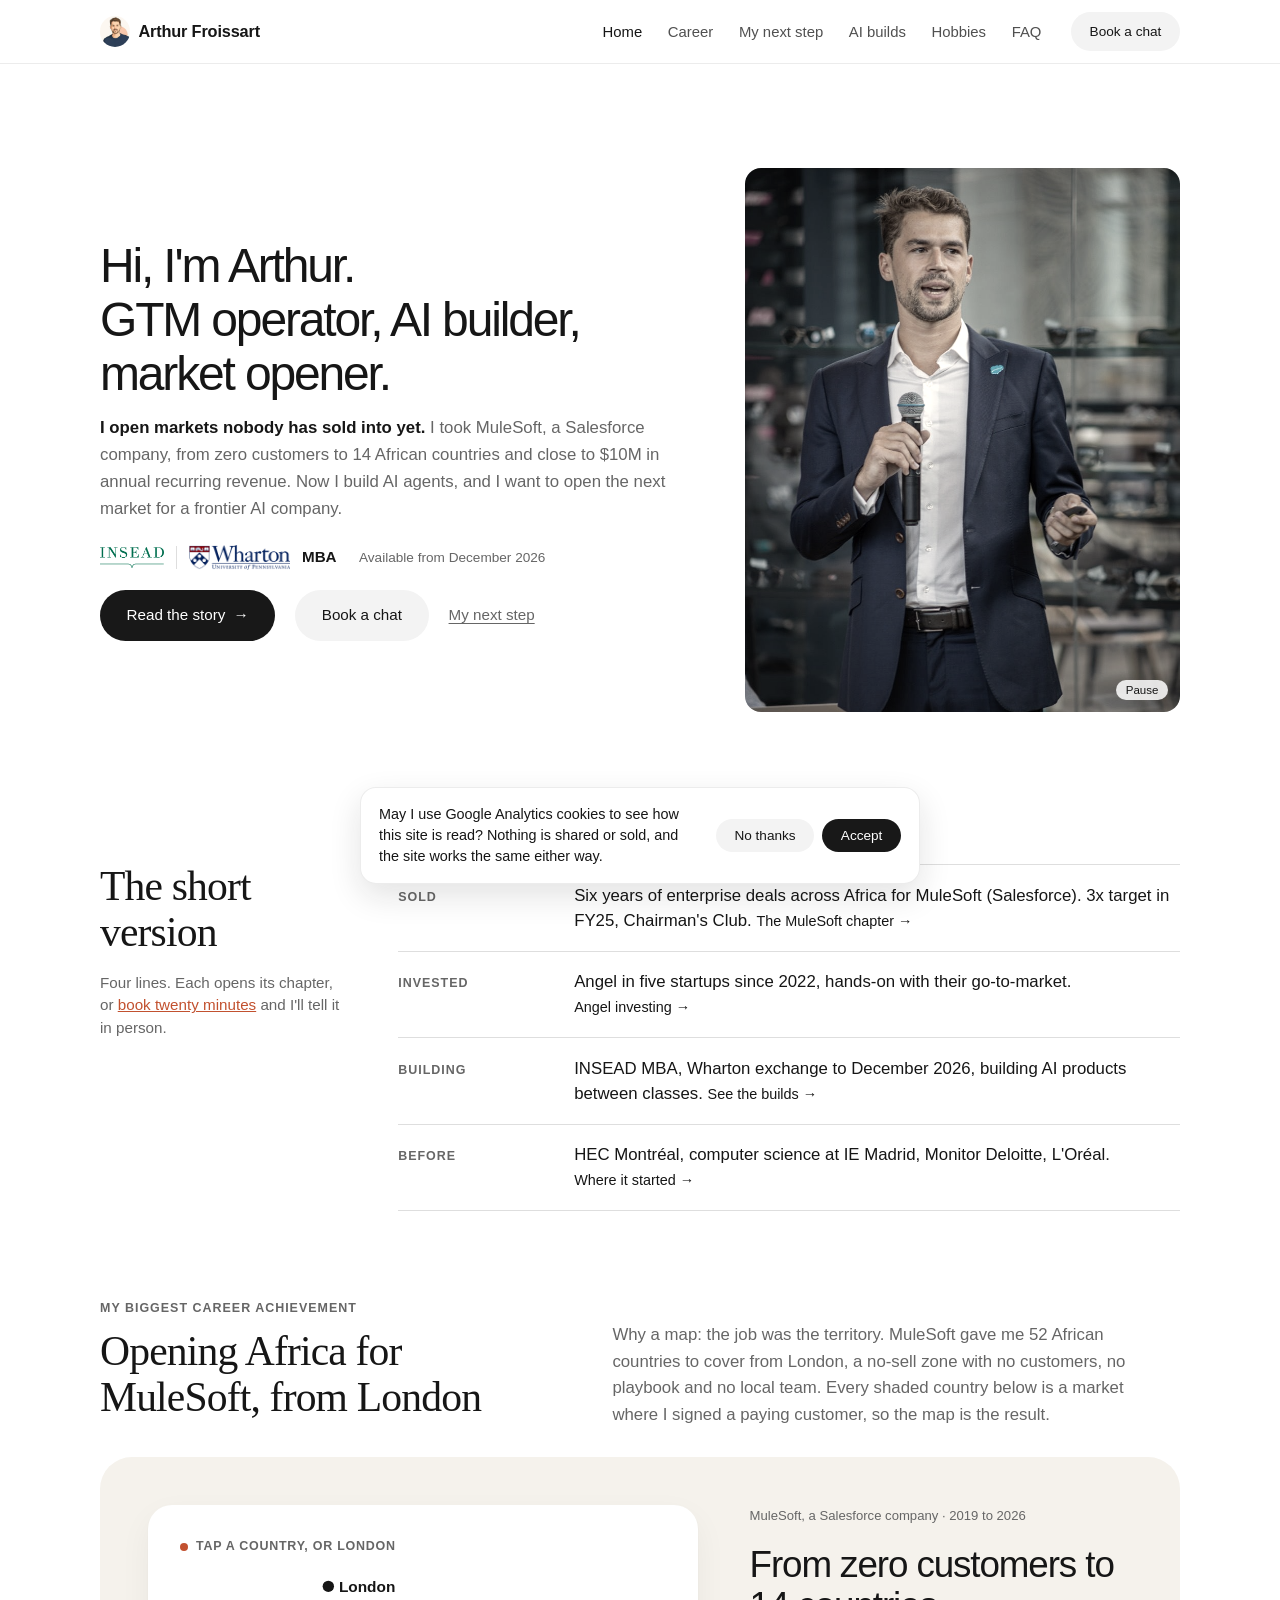
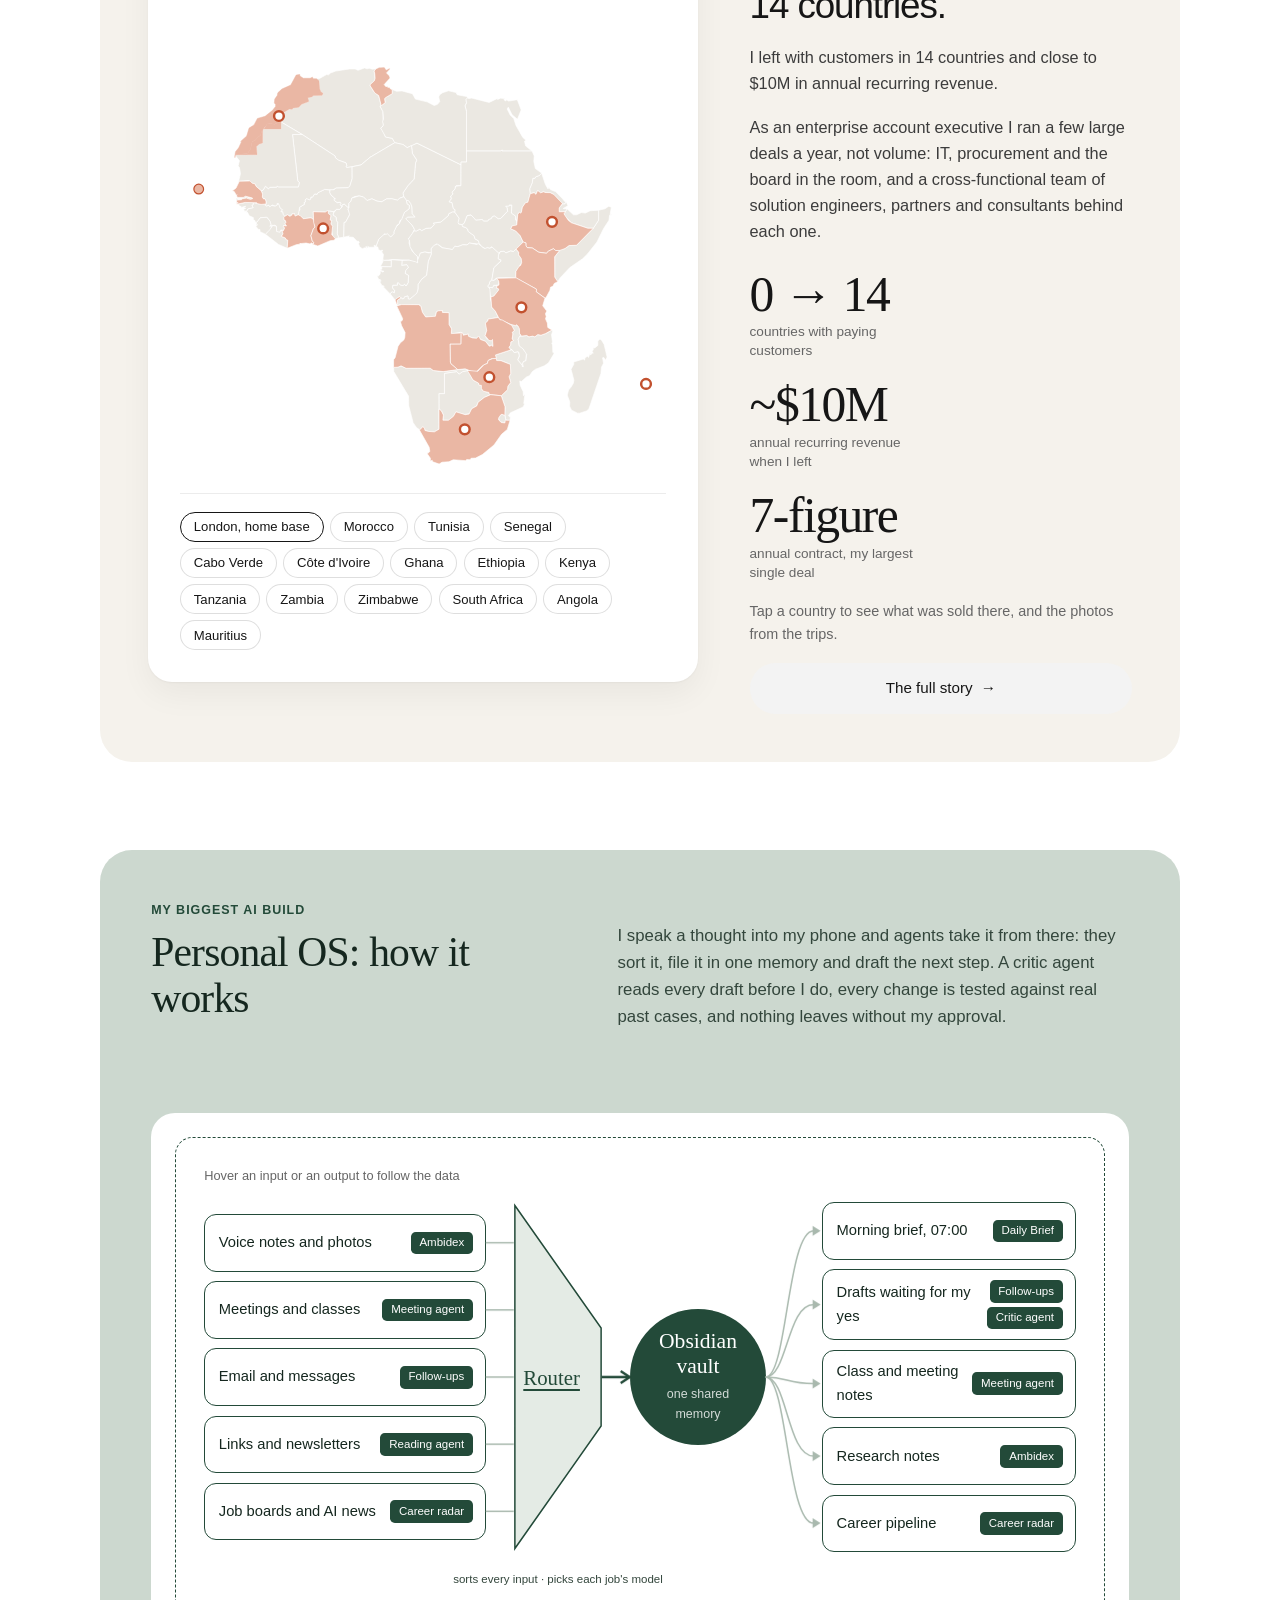
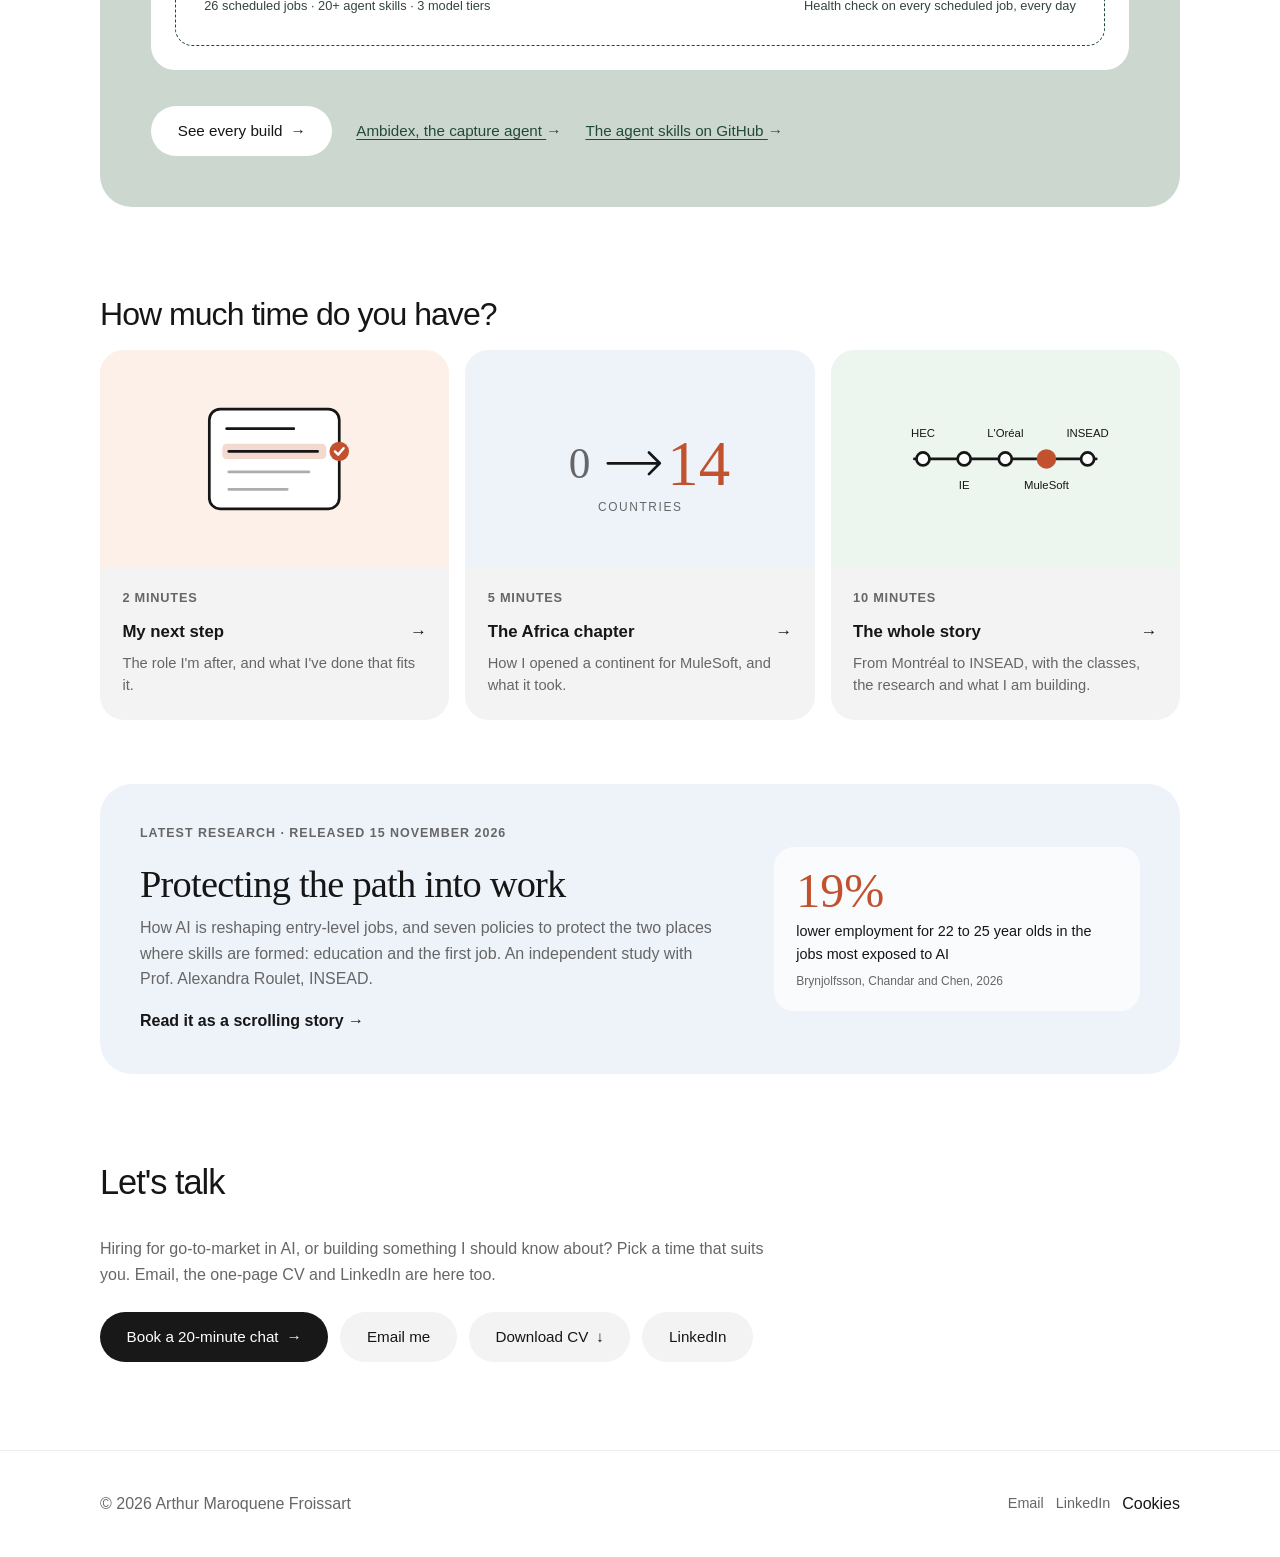
<file: index.html>
<!DOCTYPE html>
<html lang="en-GB">
<head>
  <meta charset="UTF-8">
  <meta name="viewport" content="width=device-width, initial-scale=1.0">
  <title>Arthur Maroquene Froissart · GTM operator and AI builder</title>
  <meta name="description" content="Arthur Maroquene Froissart: go-to-market operator and AI builder. Opened 14 African markets for MuleSoft (Salesforce), INSEAD and Wharton MBA, now building AI agents and looking to open the next market for a frontier AI company.">
  <meta property="og:type" content="website">
  <meta property="og:title" content="Arthur Maroquene Froissart · GTM operator and AI builder">
  <meta property="og:description" content="Arthur built an enterprise software business across Africa from zero. Next, he wants to do it for an AI company.">
  <meta property="og:image" content="https://arthurmf.com/assets/og-card.jpg">
  <meta property="og:image:width" content="1200">
  <meta property="og:image:height" content="630">
  <meta name="twitter:card" content="summary_large_image">
  <link rel="icon" href="/favicon.ico" sizes="48x48">
  <link rel="icon" href="/favicon.svg" type="image/svg+xml">
  <link rel="icon" href="/favicon-192.png" type="image/png" sizes="192x192">
  <link rel="apple-touch-icon" href="/apple-touch-icon.png">
  <meta name="google-site-verification" content="rhsqhk8OF6TN3LigwabLy7uYcZ3NYAOEZI-Gl2K_XEI">
  <link rel="canonical" href="https://arthurmf.com/">
  <script type="application/ld+json">{"@context": "https://schema.org", "@graph": [{"@type": "ProfilePage", "@id": "https://arthurmf.com/#page", "url": "https://arthurmf.com/", "name": "Arthur Froissart (Arthur Maroquene Froissart)", "mainEntity": {"@id": "https://arthurmf.com/#arthur"}}, {"@type": "Person", "@id": "https://arthurmf.com/#arthur", "name": "Arthur Froissart", "alternateName": ["Arthur Maroquene Froissart", "Arthur M. Froissart"], "givenName": "Arthur", "additionalName": "Maroquene", "familyName": "Froissart", "url": "https://arthurmf.com/", "image": "https://arthurmf.com/assets/photos/arthur-portrait.jpg", "jobTitle": "Go-to-market operator and AI builder", "description": "Go-to-market operator and AI builder. Opened 14 African markets for MuleSoft (Salesforce) from zero customers to close to $10M in annual recurring revenue. INSEAD MBA with a Wharton exchange, building AI agents.", "nationality": "French", "alumniOf": [{"@type": "CollegeOrUniversity", "name": "INSEAD"}, {"@type": "CollegeOrUniversity", "name": "The Wharton School, University of Pennsylvania"}, {"@type": "CollegeOrUniversity", "name": "HEC Montréal"}, {"@type": "CollegeOrUniversity", "name": "IE University"}], "hasOccupation": {"@type": "Occupation", "name": "Enterprise Account Executive", "description": "Enterprise software sales across Africa for MuleSoft, a Salesforce company, 2019 to 2026"}, "knowsAbout": ["Go-to-market strategy", "Enterprise software sales", "New market entry in Africa", "AI agents", "Integration and APIs", "AI and the labour market"], "sameAs": ["https://www.linkedin.com/in/arthurmf/", "https://github.com/Arthurmf01"]}, {"@type": "WebSite", "@id": "https://arthurmf.com/#site", "url": "https://arthurmf.com/", "name": "Arthur Froissart", "publisher": {"@id": "https://arthurmf.com/#arthur"}}]}</script>
  <link rel="stylesheet" href="style.css">
  <script>document.documentElement.classList.add("js");</script>
</head>
<body>
  <a class="skip-link" href="#main">Skip to content</a>

  <header class="site-header">
    <div class="site-header__inner">
      <a class="site-header__brand" href="index.html">
        <img src="assets/illustrations/avatar.jpg" alt="">
        Arthur Froissart
      </a>

      <button class="nav-toggle" data-nav-toggle aria-expanded="false" aria-controls="site-nav">
        <span class="nav-toggle__bar"></span>
        <span class="visually-hidden">Menu</span>
      </button>

      <nav class="site-nav" id="site-nav" data-site-nav aria-label="Primary">
        <ul class="site-nav__list">
          <li><a class="site-nav__link is-active" href="index.html" aria-current="page">Home</a></li>
          <li><a class="site-nav__link" href="career.html">Career</a></li>
          <li><a class="site-nav__link" href="my-next-step.html">My next step</a></li>
          <li><a class="site-nav__link" href="builds.html">AI builds</a></li>
          <li><a class="site-nav__link" href="outside.html">Hobbies</a></li>
          <li><a class="site-nav__link" href="faq.html">FAQ</a></li>
          <li><a class="btn btn--secondary btn--sm site-nav__cta" href="https://calendar.app.google/GeE9MD7jo6RR16AK8" target="_blank" rel="noopener" data-cta="book-header">Book a chat</a></li>
        </ul>
      </nav>
    </div>
  </header>

  <main id="main">
    <section class="section">
      <div class="container">
        <div class="hero hero--show">
          <div class="hero__copy prose">
            <h1>Hi, I'm Arthur.<br>GTM operator, AI builder, market opener.</h1>
            <p class="hero__lede"><strong>I open markets nobody has sold into yet.</strong> I took MuleSoft, a Salesforce company, from zero customers to 14 African countries and close to $10M in annual recurring revenue. Now I build AI agents, and I want to open the next market for a frontier AI company.</p>
            <p class="hero__schools"><span class="hero__logos"><img src="assets/logos/insead-wordmark.png" alt="INSEAD" class="hero__logo hero__logo--insead"><span class="hero__logo-sep" aria-hidden="true"></span><img src="assets/logos/wharton.png" alt="Wharton" class="hero__logo hero__logo--wharton"><span class="hero__logo-label">MBA</span></span><span class="hero__avail">Available from December 2026</span></p>
            <div class="hero__cta-row">
              <a href="career.html" class="btn btn--primary">Read the story <span class="arrow" aria-hidden="true">→</span></a>
              <a href="https://calendar.app.google/GeE9MD7jo6RR16AK8" class="btn btn--secondary" target="_blank" rel="noopener" data-cta="book-hero">Book a chat</a>
              <a href="my-next-step.html" class="link-secondary">My next step</a>
            </div>
          </div>
          <figure class="hero-card" data-hero-show>
            <img class="hero-card__slide is-on" src="assets/photos/stage/stage-6.jpg" alt="Arthur speaking at an event" width="853" height="1280" fetchpriority="high" style="--pos: 50% 30%">
            <img class="hero-card__slide" data-src="assets/photos/stage/stage-5.jpg?v=2" alt="" width="1280" height="853" style="--pos: 62% 40%">
            <img class="hero-card__slide" data-src="assets/photos/stage/stage-7.jpg?v=2" alt="" width="505" height="631" style="--pos: 50% 50%">
            <button type="button" class="hero-card__pause" data-hero-pause hidden aria-label="Pause the photos">Pause</button>
          </figure>
        </div>
      </div>
    </section>

    <section class="section">
      <div class="container">
        <div class="short-version">
          <div>
            <h2 class="short-version__title reveal">The short version</h2>
            <p class="short-version__ask reveal">Four lines. Each opens its chapter, or <a href="https://calendar.app.google/GeE9MD7jo6RR16AK8" target="_blank" rel="noopener" data-cta="book-inline">book twenty minutes</a> and I'll tell it in person.</p>
          </div>
          <ul class="fact-rows">
            <li class="fact-row reveal"><span class="fact-row__label">Sold</span><span class="fact-row__text">Six years of enterprise deals across Africa for MuleSoft (Salesforce). 3x target in FY25, Chairman's Club. <a class="fact-row__more" href="career.html#mulesoft">The MuleSoft chapter <span aria-hidden="true">→</span></a></span></li>
            <li class="fact-row reveal"><span class="fact-row__label">Invested</span><span class="fact-row__text">Angel in five startups since 2022, hands-on with their go-to-market. <a class="fact-row__more" href="career.html#angels">Angel investing <span aria-hidden="true">→</span></a></span></li>
            <li class="fact-row reveal"><span class="fact-row__label">Building</span><span class="fact-row__text">INSEAD MBA, Wharton exchange to December 2026, building AI products between classes. <a class="fact-row__more" href="#builds">See the builds <span aria-hidden="true">→</span></a></span></li>
            <li class="fact-row reveal"><span class="fact-row__label">Before</span><span class="fact-row__text">HEC Montréal, computer science at IE Madrid, Monitor Deloitte, L'Oréal. <a class="fact-row__more" href="career.html#business">Where it started <span aria-hidden="true">→</span></a></span></li>
          </ul>
        </div>
      </div>
    </section>

    <section class="section--tight">
      <div class="container stack stack--lg">
        <div class="section-head section-head--split">
          <div>
            <p class="eyebrow reveal">My biggest career achievement</p>
            <h2 class="section-head__title reveal">Opening Africa for MuleSoft, from London</h2>
          </div>
          <p class="section-head__lede reveal">Why a map: the job was the territory. MuleSoft gave me 52 African countries to cover from London, a no-sell zone with no customers, no playbook and no local team. Every shaded country below is a market where I signed a paying customer, so the map is the result.</p>
        </div>
        <div class="panel panel--flip" style="--tint: var(--tint-sand)">
          <div class="exhibit reveal">
            <p class="exhibit__hint">Tap a country, or London</p>
            <div class="africa" data-africa>
              <svg class="africa__svg" viewBox="0 -105 600 615" aria-hidden="true" focusable="false">
                <g class="africa__land">
          <path d="M241.9 10.6L239.4 13.5L240.7 22.4L239.7 25.6L234.7 30.1L234.6 31.7L240.3 40.5L245.1 43.7L248.3 56.2L246.9 57.0L250.3 63.4L250.8 80.7L247.7 84.0L251.6 89.5L253.3 94.6L261.9 96.5L265.0 101.9L234.5 119.9L223.3 129.3L206.2 132.7L204.7 131.6L205.7 129.8L204.9 126.8L195.5 123.5L191.5 120.2L191.4 118.3L149.3 90.9L124.6 76.3L124.6 66.7L134.9 60.4L138.5 60.7L139.5 59.0L146.5 58.1L149.8 54.6L158.7 51.2L157.5 49.7L158.0 46.3L163.1 45.3L164.1 43.7L175.3 43.5L176.4 41.0L173.7 38.9L172.2 35.2L171.4 25.5L168.5 23.1L172.2 22.6L180.7 17.9L183.3 18.1L185.7 15.9L192.1 13.5L209.3 10.9L216.0 10.9L219.6 12.6L227.7 9.6L230.7 10.7L232.8 10.4L232.6 9.6L237.4 11.2Z"/>
          <path d="M194.6 219.5L195.7 219.0L194.0 214.3L194.5 200.3L193.0 198.1L192.6 193.8L188.9 191.4L189.0 189.0L193.3 184.0L197.1 184.2L199.7 181.3L199.7 178.7L203.0 177.7L208.0 182.3L207.3 184.3L209.7 189.7L204.3 200.0L202.5 200.3L202.0 218.5Z"/>
          <path d="M355.4 382.8L361.5 394.7L368.4 398.5L369.1 401.1L372.0 401.4L371.8 405.0L374.1 408.4L381.0 410.0L381.1 411.5L383.3 412.7L375.4 416.1L367.8 422.1L366.1 426.6L359.8 430.1L357.1 436.3L350.6 437.1L340.4 433.9L337.3 439.5L331.1 444.3L324.3 444.2L325.0 438.0L322.5 432.8L319.5 430.3L319.4 411.4L326.2 411.4L326.2 386.4L341.5 384.2L344.1 387.3L348.5 384.4Z"/>
          <path d="M189.7 187.0L181.6 185.9L179.3 187.5L164.4 187.0L165.1 197.5L161.7 194.5L152.1 195.7L146.0 190.9L146.3 186.7L147.9 184.4L147.6 181.4L153.5 177.9L153.1 175.6L154.9 174.8L154.2 172.6L155.1 171.7L156.8 170.7L159.6 172.2L161.1 171.5L161.5 168.9L163.5 169.0L166.0 165.1L169.2 165.5L170.2 163.5L178.4 159.5L185.1 160.4L184.7 163.2L186.5 166.8L191.8 171.0L190.3 170.9L190.3 173.1L194.2 175.9L197.9 175.4L198.7 177.0L197.7 178.1L199.8 180.9L197.1 184.2L193.3 184.0Z"/>
          <path d="M391.4 278.1L390.5 281.3L392.9 282.1L393.1 283.6L388.6 289.6L385.7 292.1L383.5 292.1L382.3 288.4L381.2 279.5L385.5 280.8L387.1 277.7Z"/>
          <path d="M241.8 229.5L244.8 221.6L250.1 215.8L255.7 213.8L260.0 217.9L264.3 213.4L263.6 212.3L266.8 205.5L270.5 201.8L276.8 187.9L282.7 183.4L283.0 179.2L280.1 177.6L279.2 172.9L281.9 173.3L284.6 176.8L286.2 181.3L286.5 189.4L290.1 193.7L280.5 193.9L278.6 195.9L286.4 203.6L289.3 208.8L285.8 215.7L281.8 220.4L283.0 221.9L282.6 225.9L286.5 235.8L292.8 242.0L293.6 246.4L292.8 250.4L282.7 246.8L262.2 246.1L251.5 247.1L250.2 246.1L251.0 239.8L248.6 236.0L249.8 235.6L249.5 234.2L247.7 235.1L244.8 234.0L244.2 230.8L242.5 230.0L241.9 231.0Z"/>
          <path d="M347.8 202.9L348.8 205.4L352.6 206.5L355.0 208.7L355.5 211.3L362.9 216.7L363.9 220.5L368.2 222.9L369.9 227.1L357.2 225.7L354.0 228.0L349.0 227.8L342.8 230.1L339.1 229.7L336.1 233.7L323.4 231.5L321.1 229.0L316.2 226.9L310.0 232.2L310.2 238.1L302.5 236.7L296.6 238.0L293.6 246.4L292.8 242.0L288.7 238.3L283.8 230.5L283.0 221.9L281.7 220.7L288.9 210.6L292.1 210.7L296.1 208.3L297.7 210.5L303.6 207.5L309.8 207.1L313.5 202.9L312.0 201.3L321.9 199.7L331.0 191.8L331.4 189.7L336.6 187.0L339.0 187.5L344.4 195.0L343.7 201.9Z"/>
          <path d="M346.7 129.2L346.6 154.9L340.7 155.0L339.6 156.2L339.5 158.7L335.8 162.9L336.9 165.5L333.9 168.0L334.8 171.2L332.0 174.8L335.6 175.7L337.2 183.1L339.5 184.7L339.0 187.5L336.6 187.0L331.6 189.4L331.0 191.8L321.9 199.7L312.5 201.0L313.5 202.9L310.5 206.1L309.8 207.1L303.6 207.5L298.0 210.4L296.1 208.3L292.1 210.7L288.9 210.6L289.3 208.8L286.4 203.6L278.6 195.9L280.5 193.9L290.1 193.7L286.5 189.4L286.2 181.3L284.6 176.8L281.9 173.3L279.2 172.9L276.1 168.6L275.0 164.0L281.3 154.7L288.8 146.8L290.6 126.5L292.1 123.4L286.8 115.4L285.5 105.4L292.3 102.4Z"/>
          <path d="M259.3 288.4L261.8 285.7L264.4 286.7L264.8 284.4L262.1 281.1L262.5 277.7L268.2 277.6L268.1 274.9L269.2 274.2L271.9 277.5L275.2 278.1L277.0 276.3L278.8 278.7L281.4 274.7L282.0 265.7L277.8 263.2L278.5 259.4L281.7 255.7L280.0 252.5L273.5 253.3L274.0 247.1L282.7 246.8L290.6 248.8L293.3 250.1L292.9 247.5L296.6 238.0L302.2 236.7L307.1 238.0L309.2 237.2L310.2 239.3L306.5 248.1L304.3 265.5L298.4 270.1L293.9 276.6L293.4 285.4L291.5 288.6L283.6 295.0L281.6 294.7L281.2 291.0L276.9 292.1L276.5 293.9L274.8 294.7L270.6 291.9L265.3 295.8Z"/>
          <path d="M392.7 317.5L380.1 319.5L379.9 321.5L376.7 324.5L378.3 328.7L378.3 334.4L376.4 339.9L377.3 342.1L381.2 345.8L384.1 346.2L384.3 345.0L386.2 344.5L386.1 353.2L384.6 351.9L381.6 352.9L376.8 346.9L370.8 344.7L368.3 340.5L366.0 343.2L360.6 342.7L356.0 340.8L355.6 338.0L349.4 339.4L349.3 337.5L346.6 335.7L335.1 337.9L335.1 331.6L331.9 326.2L331.7 311.5L323.7 311.3L323.6 308.9L318.8 309.3L316.4 310.4L315.1 316.0L303.1 316.9L299.1 311.2L297.1 303.7L295.3 301.9L272.0 301.5L268.0 302.5L266.7 301.0L268.6 300.5L268.3 296.3L272.6 293.1L274.6 294.6L276.5 293.9L276.9 292.1L281.2 291.0L281.6 294.7L283.6 295.0L292.3 287.4L293.9 282.4L293.9 276.6L298.4 270.1L304.3 265.5L306.5 248.1L310.2 239.3L309.9 232.8L313.3 228.5L317.5 227.0L323.4 231.5L336.1 233.7L339.1 229.7L342.8 230.1L349.0 227.8L354.0 228.0L357.2 225.7L366.0 227.4L368.0 226.5L375.3 232.2L378.9 231.2L382.3 231.9L385.4 230.6L393.7 238.2L392.6 245.1L396.3 247.2L387.2 256.2L384.7 271.2L382.1 273.5L381.7 276.7L379.8 278.4L382.3 282.6L383.0 295.1L384.9 300.7L384.5 304.7L389.0 309.7Z"/>
          <path d="M477.7 183.6L475.5 187.0L467.8 187.1L467.8 182.3L472.5 176.7L474.0 177.6L476.8 175.4L478.6 179.6L472.7 183.1Z"/>
          <path d="M434.3 112.2L397.4 112.2L397.1 110.8L395.8 112.2L353.5 112.2L353.5 63.4L351.6 56.4L353.3 53.2L352.6 48.7L354.6 46.5L356.2 47.5L359.7 46.8L381.3 52.2L390.3 47.9L393.9 47.1L391.4 48.2L393.3 48.0L395.0 46.9L400.4 47.3L402.1 48.7L400.5 47.7L399.6 49.0L401.9 50.4L402.9 49.0L405.3 50.5L416.1 48.8L420.9 61.4L416.3 73.0L409.7 67.5L405.0 58.0L403.6 60.3L407.3 67.6L411.7 72.1L414.5 80.6L422.9 95.4L426.9 99.0L425.0 100.1L426.3 105.8Z"/>
          <path d="M260.6 247.1L260.7 255.0L248.8 254.8L247.4 254.1L250.3 248.7L250.2 246.1L251.5 247.1Z"/>
          <path d="M432.0 164.9L431.3 158.9L434.6 151.0L435.3 145.8L438.0 145.8L438.9 144.0L443.7 142.2L446.1 139.4L450.8 153.5L454.1 159.0L454.7 156.6L457.0 159.7L463.6 162.4L471.6 170.7L474.6 174.3L476.6 174.6L473.8 177.6L471.8 177.0L461.2 165.8L456.6 163.5L450.1 163.3L449.0 162.3L444.9 163.7L441.2 160.8L439.1 165.6L436.9 163.5Z"/>
          <path d="M274.0 247.1L273.5 253.3L280.0 252.5L281.7 255.7L278.5 259.4L277.8 263.2L282.0 265.7L281.4 274.7L278.8 278.7L277.0 276.3L275.2 278.1L271.9 277.5L269.2 274.2L268.1 274.9L268.2 277.6L262.5 277.7L262.1 281.1L264.8 284.4L264.4 286.7L261.8 285.7L260.4 286.6L259.3 288.4L250.0 278.9L252.0 279.1L249.0 277.9L245.0 270.7L247.0 272.9L248.2 272.4L246.8 272.1L247.2 270.8L245.2 270.6L242.8 265.8L244.4 266.5L246.8 264.2L247.2 259.5L250.2 261.5L251.6 260.5L248.5 259.8L247.0 258.0L249.0 257.9L248.8 254.8L260.7 255.0L260.8 246.2Z"/>
          <path d="M71.0 169.4L78.1 169.4L81.4 167.9L85.6 170.0L88.6 169.7L89.4 171.1L86.7 171.8L80.6 169.6L79.7 170.7L69.6 173.0L69.2 171.1L70.2 170.2L72.0 171.6L78.7 170.2L72.4 171.1Z"/>
          <path d="M113.7 204.1L110.8 205.1L112.2 202.7L110.9 198.5L107.4 194.0L99.1 194.5L95.0 199.9L93.2 200.3L92.2 197.7L90.5 197.0L90.5 194.3L85.5 192.1L83.1 187.5L81.3 188.1L83.8 183.5L90.2 182.0L88.7 179.0L90.4 178.1L90.2 175.6L99.3 177.9L106.2 177.5L105.4 178.8L106.7 180.1L109.3 178.8L110.8 180.9L112.4 179.3L117.3 180.0L120.0 178.5L119.9 176.9L122.4 177.8L123.6 182.4L126.5 184.5L124.7 186.9L126.9 187.1L127.4 190.5L129.3 191.9L128.3 197.2L129.9 197.8L130.7 200.1L129.5 202.0L131.4 204.6L127.8 204.1L127.5 205.7L129.1 206.9L127.8 210.2L124.7 209.5L123.2 212.4L121.6 212.7L119.2 211.4L118.9 205.0L117.1 203.7Z"/>
          <path d="M70.0 177.8L80.3 175.6L90.2 175.6L90.4 178.1L88.7 179.0L90.2 182.0L83.8 183.5L81.3 187.4L81.2 186.0L80.1 186.8L78.3 184.2L81.1 182.9L78.2 181.7L81.1 180.4L75.2 181.7L75.3 180.6L72.6 179.8L73.1 178.6Z"/>
          <path d="M379.0 466.5L376.7 466.8L374.4 470.1L372.3 469.9L369.8 467.9L367.6 463.5L370.1 461.4L372.2 458.6L378.3 456.2L383.5 460.8L381.5 465.2Z"/>
          <path d="M105.3 214.8L114.6 203.9L118.9 205.0L119.2 211.4L123.2 212.4L124.2 210.1L126.2 210.7L127.2 213.7L125.1 217.5L130.0 219.4L130.6 221.2L132.9 222.1L132.3 232.2L121.5 227.4Z"/>
          <path d="M248.3 56.2L253.1 52.5L252.4 47.8L253.5 46.3L261.8 41.4L261.8 36.2L267.1 38.4L273.9 38.0L286.8 41.5L290.4 48.1L304.8 51.5L313.6 56.0L317.7 54.5L320.4 51.2L319.1 45.4L320.4 42.7L323.8 40.3L331.3 37.8L340.6 40.0L341.9 42.7L353.8 45.0L354.6 46.5L352.6 48.7L353.4 52.5L351.6 56.4L352.3 59.1L353.5 63.4L353.5 125.8L346.7 125.8L346.7 129.2L292.3 102.4L280.3 108.0L275.3 104.2L265.0 101.9L261.9 96.5L253.8 95.0L247.7 84.0L250.6 81.2L250.9 79.2L249.9 76.0L251.0 72.9L250.4 63.8L246.9 57.0Z"/>
          <path d="M520.5 346.3L523.2 350.7L526.9 366.4L525.0 370.3L522.9 366.9L521.3 367.3L522.5 373.9L519.9 379.0L519.3 386.5L504.4 430.4L501.4 432.8L493.1 435.6L490.4 435.5L483.0 431.8L480.6 427.0L480.9 421.8L477.7 413.3L479.4 407.0L482.2 403.7L485.2 398.8L485.9 394.7L482.4 381.4L485.7 375.4L485.8 372.3L497.5 368.8L499.1 370.1L499.6 367.3L502.8 365.3L503.9 366.8L505.6 362.2L506.4 361.9L506.5 363.9L508.5 361.3L509.8 361.6L508.5 359.5L510.0 356.7L509.6 354.7L511.7 355.1L515.4 352.0L515.5 346.4L518.2 343.9Z"/>
          <path d="M409.4 357.1L407.9 357.2L405.8 354.2L407.8 351.7L408.1 347.7L411.5 345.8L409.7 344.2L410.6 337.7L409.8 335.9L412.5 333.6L407.5 325.8L414.0 327.6L415.4 326.7L418.4 330.0L418.8 333.4L418.9 337.1L421.3 340.5L419.0 340.8L417.2 344.5L418.6 352.6L421.7 354.6L427.4 361.6L426.7 371.0L423.8 371.9L422.7 374.4L423.6 378.1L422.2 378.2L422.1 376.3L416.5 369.8L418.5 365.8L418.2 361.1L417.1 359.8L412.3 360.9Z"/>
          <path d="M106.2 177.5L106.1 173.8L104.5 170.9L103.1 171.3L101.6 169.1L101.9 165.2L100.1 161.1L102.4 160.6L105.4 155.5L109.2 158.8L110.9 156.9L119.4 156.7L120.0 155.2L121.2 156.4L146.1 156.4L147.2 151.1L145.3 149.1L138.8 91.8L150.8 91.8L191.4 118.3L191.5 120.2L195.5 123.5L204.9 126.8L205.7 129.8L204.7 131.6L205.7 132.5L212.3 131.6L212.4 146.2L209.7 155.0L207.4 157.4L192.4 157.9L188.5 160.1L178.4 159.5L170.2 163.5L169.2 165.5L166.0 165.1L163.5 169.0L161.5 168.9L161.1 171.5L159.6 172.2L156.1 170.8L154.2 172.6L154.9 174.8L153.1 175.6L153.5 177.9L147.6 181.4L146.0 190.9L142.6 192.5L141.2 192.0L141.0 188.9L139.9 190.0L138.4 189.3L138.1 191.4L136.3 191.5L135.9 192.8L132.6 190.8L129.3 192.7L127.4 190.5L126.9 187.1L124.7 186.9L126.5 184.5L123.6 182.4L121.6 177.1L119.7 177.0L120.0 178.5L117.5 179.9L113.7 178.8L110.8 180.9L109.3 178.8L106.7 180.1L105.4 178.8Z"/>
          <path d="M100.1 161.1L93.8 155.6L92.4 152.6L89.3 152.0L84.8 148.5L73.2 149.4L71.2 154.1L74.6 140.2L73.4 132.6L71.3 130.1L72.7 129.1L71.8 129.4L73.4 124.3L68.8 118.4L67.6 119.7L68.2 116.8L95.1 116.7L94.2 106.6L97.8 103.6L101.8 102.2L101.9 94.2L101.9 85.0L124.6 85.0L124.6 76.3L150.8 91.8L138.8 91.8L145.3 149.1L147.2 151.1L146.1 156.4L121.2 156.4L120.0 155.2L119.4 156.7L110.9 156.9L109.2 158.8L105.4 155.5L102.4 160.6Z"/>
          <path d="M396.4 414.1L404.1 406.6L404.5 402.3L408.0 397.7L406.0 390.6L408.0 386.6L407.6 375.4L396.0 370.8L390.4 370.5L389.2 363.7L409.4 357.1L412.3 360.9L417.3 359.9L418.6 364.8L416.5 369.8L422.1 376.3L422.0 377.9L423.5 378.2L422.7 374.4L424.0 371.7L426.7 371.0L427.7 363.1L423.3 356.3L418.6 352.6L417.2 344.5L419.0 340.8L427.8 339.7L430.5 341.4L435.1 340.5L437.7 341.4L441.5 338.6L445.3 339.4L452.6 336.5L458.8 333.0L459.8 334.3L458.3 338.9L459.5 347.7L458.6 350.1L459.5 350.1L460.0 360.7L461.2 360.2L461.3 362.4L454.5 373.6L449.4 377.2L438.7 381.3L434.8 384.2L431.1 389.4L427.4 391.0L421.2 396.5L419.2 395.8L419.6 401.0L423.4 409.0L423.7 414.1L424.7 412.2L425.3 413.5L424.1 423.6L425.3 423.8L423.3 427.9L407.7 435.1L405.2 438.6L407.0 440.4L407.7 439.2L407.2 444.4L402.0 444.3L400.7 437.1L401.1 428.1Z"/>
          <path d="M342.6 381.8L351.8 380.9L355.4 382.8L348.5 384.4L344.4 387.3L341.5 384.2L326.2 386.4L326.2 411.4L319.4 411.4L319.5 455.3L313.9 458.6L306.7 458.1L302.2 456.9L301.6 454.0L299.6 452.4L295.7 456.1L291.7 453.2L287.6 447.3L282.2 426.4L281.9 414.5L263.7 384.2L263.5 379.1L268.9 378.8L272.7 377.2L278.9 380.2L308.7 380.1L312.5 382.9L324.7 384.3Z"/>
          <path d="M276.1 168.6L271.1 170.3L268.3 172.8L261.2 171.0L254.8 171.2L249.0 174.7L243.1 174.0L236.8 171.1L230.8 173.3L226.4 168.9L220.9 167.5L215.3 168.4L211.8 170.3L211.1 173.8L208.4 176.6L208.0 182.3L202.7 177.6L199.7 178.7L199.8 180.9L197.7 178.1L198.7 177.0L197.9 175.4L193.8 175.6L190.3 173.1L190.3 170.9L191.8 171.0L190.5 170.2L186.1 166.1L184.7 163.2L185.2 160.0L190.0 159.9L192.4 157.9L207.4 157.4L209.6 155.2L212.4 146.2L212.3 131.6L223.3 129.3L234.5 119.9L265.0 101.9L275.3 104.2L280.3 108.0L285.5 105.4L286.8 115.4L292.1 123.4L290.6 126.5L288.8 146.8L281.3 154.7L275.0 164.0Z"/>
          <path d="M276.1 168.6L279.2 172.9L280.1 177.6L283.0 179.2L282.7 183.4L276.8 187.9L273.4 196.8L271.5 197.7L270.2 202.3L267.9 203.4L263.6 212.3L264.3 213.4L261.6 216.9L259.4 218.0L255.7 213.8L254.4 215.0L252.6 214.2L245.2 220.9L241.8 229.5L239.6 228.4L240.0 230.8L233.1 230.9L231.7 229.7L232.3 231.1L230.7 231.9L229.6 229.7L230.3 232.1L228.3 231.4L224.9 232.6L221.6 230.2L220.2 226.6L221.3 224.6L219.0 224.2L220.7 223.6L218.4 223.4L213.7 218.6L207.3 218.2L208.9 216.9L202.0 218.5L202.5 200.3L204.3 200.0L209.3 190.8L207.3 183.6L208.5 181.8L208.4 176.6L211.1 173.8L211.8 170.3L220.9 167.5L226.4 168.9L230.8 173.3L236.8 171.1L243.1 174.0L249.0 174.7L254.8 171.2L261.2 171.0L268.3 172.8L271.1 170.3Z"/>
          <path d="M384.7 271.2L387.1 271.8L391.1 269.1L393.1 272.4L393.4 277.2L389.2 277.8L387.1 277.7L385.5 280.8L380.3 280.0L379.8 278.4L381.7 276.7L381.8 274.1Z"/>
          <path d="M414.6 233.1L411.3 236.3L408.0 235.4L402.1 237.9L399.8 235.9L395.4 236.1L393.3 238.1L384.6 230.3L382.3 231.9L378.9 231.2L376.5 232.4L372.6 230.2L368.9 225.8L368.2 222.9L363.9 220.5L362.9 216.7L355.5 211.3L355.0 208.7L352.6 206.5L348.8 205.4L347.8 202.9L350.4 201.4L354.3 191.7L359.4 191.0L364.9 197.3L373.2 196.5L374.3 198.4L379.7 198.4L380.7 196.6L384.0 195.4L384.9 193.4L387.6 191.9L392.7 195.6L395.9 195.2L404.1 186.4L403.5 182.2L401.7 180.2L409.4 178.7L408.9 188.7L414.2 192.6L413.9 197.2L415.3 197.5L415.5 202.8L414.5 204.4L409.9 204.4L408.0 208.1L414.1 210.7L419.6 216.5L423.4 224.5Z"/>
          <path d="M113.7 204.1L111.2 209.0L105.3 214.8L98.7 211.6L98.7 209.1L96.2 208.6L93.3 204.5L95.9 203.1L94.0 203.5L93.8 201.7L94.8 201.4L93.2 200.3L95.0 199.9L99.1 194.5L106.9 193.8L110.9 198.5L112.2 202.7L110.8 205.1Z"/>
          <path d="M466.0 273.3L462.3 267.7L462.3 242.5L469.4 233.7L474.6 232.6L480.0 228.8L489.2 228.4L509.9 207.4L516.4 197.5L516.4 185.2L524.3 183.4L527.2 181.4L529.0 180.3L532.1 181.4L530.6 190.8L531.7 190.0L533.0 191.2L529.9 191.5L529.2 197.7L522.6 207.7L514.4 224.4L502.4 239.5L496.7 245.0L480.9 256.0L469.1 268.4Z"/>
          <path d="M516.4 185.2L516.4 197.5L509.9 207.4L503.1 207.4L483.0 200.7L474.9 192.4L473.7 189.6L477.7 183.6L485.4 190.9L489.2 190.8L495.2 188.1L500.2 188.7L506.0 185.8Z"/>
          <path d="M415.3 197.5L413.9 197.2L414.2 192.6L408.9 188.7L409.4 178.7L406.1 178.7L406.2 180.1L401.7 180.2L403.5 182.2L404.1 186.4L395.5 195.4L392.7 195.6L387.6 191.9L384.9 193.4L384.0 195.4L380.7 196.6L379.7 198.4L374.3 198.4L373.2 196.5L364.9 197.3L359.0 190.9L354.1 191.8L350.4 201.4L347.8 202.9L344.0 202.2L343.1 200.3L344.4 195.0L339.0 187.5L339.5 184.7L337.2 183.1L335.6 175.7L332.0 174.8L334.8 171.2L334.1 167.6L336.8 165.2L335.8 162.9L339.5 158.7L340.1 155.5L346.6 154.9L346.7 125.8L353.5 125.8L353.5 112.2L395.8 112.2L397.1 110.8L397.4 112.2L434.3 112.2L437.0 118.3L436.5 125.0L438.4 133.8L446.1 139.4L443.7 142.2L438.9 144.0L438.0 145.8L435.3 145.8L434.6 151.0L431.3 158.9L432.0 164.9L429.3 175.1L426.2 176.0L422.4 181.4L421.1 187.9L420.0 188.7L418.7 187.8L417.1 189.3Z"/>
          <path d="M189.7 187.0L188.8 191.2L192.6 193.8L193.0 198.1L194.5 200.3L194.0 214.3L195.7 219.0L191.7 220.4L188.6 217.9L187.0 210.8L188.3 205.3L186.1 202.2L187.2 197.9L185.2 197.4L186.2 191.8L183.0 189.2L183.1 186.2Z"/>
          <path d="M414.1 268.6L393.1 268.6L390.0 269.1L387.1 271.8L384.7 271.2L387.2 256.2L396.1 247.9L395.6 246.4L392.6 245.1L392.9 240.3L395.4 236.1L399.8 235.9L402.1 237.9L408.0 235.4L411.3 236.3L414.6 233.1L417.8 237.0L417.8 240.3L421.0 244.9L421.4 250.1L414.4 260.6Z"/>
          <path d="M400.8 438.3L402.0 444.3L400.9 447.5L394.8 446.2L393.0 441.7L395.0 438.5L397.0 436.9Z"/>
                </g>
                <g>
          <g class="africa__country africa__country--group" data-id="MA"><title>Morocco</title><path d="M168.5 23.1L171.4 25.5L172.2 35.2L173.7 38.9L176.4 41.0L175.3 43.5L164.1 43.7L163.1 45.3L157.6 46.5L158.7 51.2L149.8 54.6L146.5 58.1L139.5 59.0L138.5 60.7L134.9 60.4L124.7 66.5L123.8 77.4L119.6 77.6L116.8 79.2L110.4 78.1L106.1 79.0L106.5 80.7L101.4 85.9L99.1 93.0L95.3 95.4L93.1 98.7L89.1 100.7L86.9 110.1L83.3 115.6L68.0 116.1L68.5 112.9L72.4 108.2L76.2 100.0L74.9 100.8L75.5 99.7L82.3 93.7L85.2 83.9L91.3 80.0L95.5 72.0L105.0 69.3L114.2 62.0L117.9 57.1L118.0 54.8L116.4 52.9L116.9 48.1L120.0 43.6L120.7 40.3L125.7 35.7L136.7 30.8L143.3 18.5L147.7 17.7L147.9 19.6L152.1 22.4L160.5 22.4L163.4 21.0L164.3 22.9Z"/><path d="M123.6 73.7L124.6 73.7L124.6 85.0L101.9 85.0L101.8 102.2L97.8 103.6L94.2 106.6L95.1 116.7L68.2 116.8L67.7 120.3L68.0 116.1L82.7 115.9L84.2 113.9L86.9 110.1L89.1 100.7L93.1 98.7L95.3 95.4L99.1 93.0L101.6 85.1L103.9 84.3L106.5 80.7L106.1 79.0L110.4 78.1L116.8 79.2L119.6 77.6L123.8 77.4Z"/></g>
          <path class="africa__country" data-id="TN" d="M261.8 36.2L261.8 41.4L253.5 46.3L252.4 47.8L253.1 52.5L248.3 56.2L245.1 43.7L240.3 40.5L234.6 31.7L234.7 30.1L239.7 25.6L240.7 22.4L240.1 15.7L239.4 13.5L241.9 10.6L245.8 8.9L252.2 8.5L254.4 12.0L258.8 9.7L259.3 11.1L254.8 15.8L258.4 19.5L259.2 22.2L251.9 30.2L253.7 32.4L256.4 32.7L256.5 33.9L258.1 33.1L259.8 35.7Z"><title>Tunisia</title></path>
          <path class="africa__country" data-id="SN" d="M100.1 161.1L101.9 165.2L101.6 169.1L103.1 171.3L104.5 170.9L106.1 173.8L106.2 177.5L100.0 178.0L94.8 176.9L94.6 175.9L80.3 175.6L70.0 177.8L69.6 176.6L71.8 176.1L69.6 175.9L70.0 172.6L75.9 172.3L76.1 171.2L81.9 170.2L86.7 171.8L89.4 171.1L89.4 170.1L80.9 167.9L78.1 169.4L71.0 169.4L69.6 167.2L70.6 166.3L69.4 166.6L66.9 162.2L64.4 161.5L69.1 157.8L73.2 149.4L86.4 149.1L89.3 152.0L92.4 152.6L93.8 155.6Z"><title>Senegal</title></path>
          <circle class="africa__country africa__island" data-id="CV" cx="23.1" cy="159.1" r="6"><title>Cabo Verde</title></circle>
          <path class="africa__country" data-id="CI" d="M129.3 192.7L132.6 190.8L135.9 192.8L136.3 191.5L138.1 191.4L138.4 189.3L139.9 190.0L141.0 188.9L142.0 192.4L145.8 190.8L148.9 192.2L152.1 195.7L161.7 194.5L165.3 197.3L166.6 206.0L164.6 207.9L161.5 216.6L163.2 223.0L164.9 224.9L163.6 227.0L161.8 225.4L160.8 226.9L155.6 225.7L147.7 226.4L149.2 226.9L143.4 227.7L132.3 232.2L132.9 222.1L130.6 221.2L130.0 219.4L125.1 217.5L127.1 214.3L125.9 210.4L127.6 210.4L129.1 206.9L127.5 205.7L127.6 204.3L131.4 204.6L129.5 202.0L130.7 200.1L129.9 197.8L128.3 197.2L128.1 194.0Z"><title>Côte d'Ivoire</title></path>
          <path class="africa__country" data-id="GH" d="M183.1 186.2L183.0 189.2L186.2 191.8L185.2 197.4L187.2 197.9L186.1 202.2L188.3 205.0L187.2 215.2L191.7 220.4L190.1 222.3L185.4 222.7L170.0 229.4L165.1 227.7L162.4 227.2L164.5 226.8L164.9 224.9L163.2 223.0L161.5 216.6L164.6 207.9L166.6 206.0L164.9 200.3L164.4 187.0L179.3 187.5L181.6 185.9Z"><title>Ghana</title></path>
          <path class="africa__country" data-id="ET" d="M423.4 224.5L419.6 216.5L414.1 210.7L408.0 208.1L409.9 204.4L415.4 203.4L416.7 190.2L418.7 187.8L420.0 188.7L421.1 187.9L422.4 181.4L426.2 176.0L429.1 175.3L432.0 164.9L436.9 163.5L439.1 165.6L441.2 160.8L444.9 163.7L449.0 162.3L450.1 163.3L456.6 163.5L461.2 165.8L470.7 175.7L471.8 177.0L467.8 182.3L467.8 187.1L475.5 187.0L473.7 189.7L479.3 198.0L483.0 200.7L503.1 207.4L509.9 207.4L489.2 228.4L480.0 228.8L475.0 232.4L468.4 234.8L463.4 234.9L460.8 232.7L454.5 235.6L452.2 238.3L442.6 237.0L434.6 231.8L428.5 231.4L426.8 229.1L426.7 225.5Z"><title>Ethiopia</title></path>
          <path class="africa__country" data-id="KE" d="M414.1 268.6L414.4 260.6L418.1 254.7L420.2 253.3L421.5 249.7L421.0 244.9L417.8 240.3L417.8 237.0L414.6 233.1L423.4 224.5L426.7 225.5L426.8 229.1L428.5 231.4L434.6 231.8L442.6 237.0L452.2 238.3L454.5 235.6L460.8 232.7L463.4 234.9L468.4 234.8L462.2 242.7L462.3 267.7L466.0 273.3L461.7 275.6L460.0 279.1L457.1 280.1L456.4 283.9L451.4 293.3L450.1 293.6L440.6 286.8L439.3 285.6L439.6 282.5Z"><title>Kenya</title></path>
          <path class="africa__country" data-id="TZ" d="M407.5 325.8L394.2 319.9L389.0 309.7L384.5 304.7L383.5 292.1L387.2 291.1L393.1 283.6L392.9 282.1L390.5 281.0L391.2 278.3L393.2 277.7L393.6 276.4L393.1 272.4L390.8 269.2L414.7 268.6L439.6 282.5L439.9 283.9L439.4 285.7L450.3 293.7L447.5 303.1L452.5 309.6L450.8 312.9L451.8 316.3L450.9 319.2L453.2 324.3L453.7 329.8L458.8 333.0L451.0 337.4L445.3 339.4L441.5 338.6L437.7 341.4L435.1 340.5L430.5 341.4L427.8 339.7L421.3 340.5L418.9 337.1L418.7 331.4L417.0 328.0L414.8 326.4L414.0 327.6Z"><title>Tanzania</title></path>
          <path class="africa__country" data-id="ZM" d="M390.3 368.2L384.1 368.5L380.2 370.5L379.2 374.2L373.5 376.7L365.7 384.5L359.5 383.9L351.8 380.9L342.6 381.8L334.2 374.7L333.5 372.4L333.1 350.2L346.5 350.1L346.6 335.7L349.3 337.5L349.4 339.4L355.6 338.0L356.0 340.8L360.6 342.7L366.0 343.2L368.3 340.5L370.8 344.7L376.8 346.9L381.6 352.9L384.6 351.9L386.1 353.2L385.5 344.7L384.1 346.2L381.2 345.8L376.4 339.9L378.4 333.5L376.7 324.5L379.9 321.5L380.1 319.5L392.7 317.5L394.6 320.3L397.5 320.6L409.3 327.3L412.5 333.6L409.8 335.9L410.6 337.7L409.7 344.2L411.5 345.8L408.1 347.7L407.8 351.7L405.8 354.2L407.9 357.2L409.4 357.1L389.2 363.7Z"><title>Zambia</title></path>
          <path class="africa__country" data-id="ZW" d="M396.4 414.1L383.3 412.7L381.1 411.5L381.0 410.0L374.1 408.4L371.8 405.0L371.8 401.2L369.1 401.1L368.4 398.5L361.5 394.7L355.2 384.0L355.4 382.8L367.3 383.9L375.1 375.8L379.2 374.2L380.2 370.5L385.8 368.2L390.3 368.2L390.6 370.6L396.0 370.8L407.6 375.4L408.0 386.6L406.0 390.6L408.0 397.7L404.5 402.3L404.1 406.6Z"><title>Zimbabwe</title></path>
          <path class="africa__country" data-id="ZA" d="M383.3 412.7L396.4 414.1L401.0 427.6L400.8 438.3L397.2 436.9L395.8 437.5L393.1 441.4L393.1 443.9L396.3 447.0L399.4 447.5L400.9 447.5L401.2 444.2L407.2 444.4L403.8 455.6L396.7 461.6L387.4 474.8L373.1 486.6L364.6 491.0L359.1 491.2L357.9 493.1L353.6 492.8L352.4 494.1L337.0 493.1L331.8 495.5L323.2 496.1L319.7 498.3L311.7 495.5L311.1 493.6L308.8 495.0L308.9 491.1L305.2 485.9L305.3 484.5L306.2 484.7L308.2 482.8L307.4 477.6L295.4 456.4L299.6 452.4L301.6 454.0L302.2 456.9L306.7 458.1L313.9 458.6L319.5 455.3L319.5 430.3L322.5 432.8L325.0 438.0L324.3 444.2L331.1 444.3L337.3 439.5L340.4 433.9L351.9 437.4L356.6 436.7L359.8 430.1L366.1 426.6L367.8 422.1L375.4 416.1Z"><title>South Africa</title></path>
          <path class="africa__country" data-id="AO" d="M272.5 293.3L268.3 296.3L268.5 300.7L266.7 301.0L266.6 299.0L265.3 295.8L266.6 294.3L270.6 291.9ZM346.6 335.7L346.5 350.1L333.1 350.2L333.5 372.4L334.2 374.7L342.6 381.8L324.7 384.3L312.5 382.9L308.7 380.1L278.9 380.2L272.7 377.2L268.9 378.8L263.5 379.1L263.5 369.5L265.3 367.3L268.9 353.2L271.9 348.7L276.1 345.3L277.3 342.1L277.7 336.1L273.4 327.8L272.0 322.9L274.4 320.9L274.6 318.7L267.3 303.2L273.3 301.6L294.5 301.7L297.1 303.7L299.1 311.2L303.1 316.9L315.1 316.0L316.4 310.4L318.8 309.3L323.6 308.9L323.7 311.3L331.9 311.6L331.9 326.2L335.1 331.6L334.7 337.4L345.7 336.7Z"><title>Angola</title></path>
          <circle class="africa__country africa__island" data-id="MU" cx="574.9" cy="399.5" r="6"><title>Mauritius</title></circle>
                </g>
              </svg>
              <div class="africa__panel" data-africa-panel aria-live="polite" role="group" aria-label="Selected place" hidden>
                <button type="button" class="africa__close" data-africa-close aria-label="Close">×</button>
                <p class="africa__kicker" data-africa-kicker>The territory</p>
                <p class="africa__name" data-africa-name>14 countries</p>
                <p class="africa__detail" data-africa-detail>Every shaded market has at least one paying customer.</p>
                <p class="africa__detail" data-africa-note>Pick a country to follow the trip from London and see what was sold there.</p>
                <figure class="africa__photo" data-africa-photo hidden><img alt="" loading="lazy" data-africa-photo-img><figcaption><span data-africa-photo-cap></span><button type="button" class="africa__next" data-africa-photo-next hidden>Next photo</button></figcaption></figure>
              </div>
              <ul class="africa__chips" aria-label="Countries with customers">
              <li><button type="button" class="africa__chip africa__chip--home" data-id="LON" aria-pressed="false">London, home base</button></li>
              <li><button type="button" class="africa__chip" data-id="MA" aria-pressed="false">Morocco</button></li>
              <li><button type="button" class="africa__chip" data-id="TN" aria-pressed="false">Tunisia</button></li>
              <li><button type="button" class="africa__chip" data-id="SN" aria-pressed="false">Senegal</button></li>
              <li><button type="button" class="africa__chip" data-id="CV" aria-pressed="false">Cabo Verde</button></li>
              <li><button type="button" class="africa__chip" data-id="CI" aria-pressed="false">Côte d'Ivoire</button></li>
              <li><button type="button" class="africa__chip" data-id="GH" aria-pressed="false">Ghana</button></li>
              <li><button type="button" class="africa__chip" data-id="ET" aria-pressed="false">Ethiopia</button></li>
              <li><button type="button" class="africa__chip" data-id="KE" aria-pressed="false">Kenya</button></li>
              <li><button type="button" class="africa__chip" data-id="TZ" aria-pressed="false">Tanzania</button></li>
              <li><button type="button" class="africa__chip" data-id="ZM" aria-pressed="false">Zambia</button></li>
              <li><button type="button" class="africa__chip" data-id="ZW" aria-pressed="false">Zimbabwe</button></li>
              <li><button type="button" class="africa__chip" data-id="ZA" aria-pressed="false">South Africa</button></li>
              <li><button type="button" class="africa__chip" data-id="AO" aria-pressed="false">Angola</button></li>
              <li><button type="button" class="africa__chip" data-id="MU" aria-pressed="false">Mauritius</button></li>
              </ul>
              <script type="application/json" data-africa-data>{"MA": {"name": "Morocco", "region": "North Africa", "count": 4, "sectors": "Industry, telecoms, utilities", "note": "Executive briefings and hands-on workshops in Casablanca.", "photos": [{"src": "assets/photos/field/ma-street.jpg", "alt": "Arthur Froissart with two colleagues outside a customer's building", "cap": "Morocco, outside a customer's office"}]}, "TN": {"name": "Tunisia", "region": "North Africa", "count": 1, "sectors": "", "note": ""}, "SN": {"name": "Senegal", "region": "West Africa", "count": 3, "sectors": "Financial services, public sector, travel and transport", "note": "A hands-on workshop in Dakar with a local partner."}, "CV": {"name": "Cabo Verde", "region": "West Africa", "count": 1, "sectors": "", "note": ""}, "CI": {"name": "Côte d'Ivoire", "region": "West Africa", "count": 1, "sectors": "", "note": ""}, "GH": {"name": "Ghana", "region": "West Africa", "count": 1, "sectors": "", "note": "On site in Accra.", "photos": [{"src": "assets/photos/field/gh-group.jpg", "alt": "Arthur Froissart standing with a group of eight in a bright lobby", "cap": "Accra, after a workshop"}, {"src": "assets/photos/field/gh-accra.jpg", "alt": "Ghanaian flags flying in front of a government building in Accra", "cap": "Accra"}]}, "ET": {"name": "Ethiopia", "region": "East Africa", "count": 2, "sectors": "Financial services, travel and transport", "note": "On site in Addis Ababa for customer meetings.", "photos": [{"src": "assets/photos/field/et-selfie.jpg", "alt": "Arthur Froissart with two colleagues in a car park in Addis Ababa", "cap": "Addis Ababa, with the team"}, {"src": "assets/photos/field/et-office.jpg", "alt": "Arthur Froissart standing in an office lobby beside an Ethiopian flag", "cap": "Addis Ababa, at a customer's office"}, {"src": "assets/photos/field/et-workshop.jpg", "alt": "Arthur presenting to a full meeting room", "cap": "A workshop in Addis Ababa"}, {"src": "assets/photos/field/et-swag.jpg", "alt": "A table of MuleSoft mugs, caps and toy mules laid out for an event", "cap": "Event kit, laid out the night before"}]}, "KE": {"name": "Kenya", "region": "East Africa", "count": 1, "sectors": "", "note": ""}, "TZ": {"name": "Tanzania", "region": "East Africa", "count": 1, "sectors": "", "note": "On site in Tanzania.", "photos": [{"src": "assets/photos/field/tz-visit.jpg", "alt": "Arthur Froissart and a colleague outside a customer's head office", "cap": "Tanzania, outside a customer's head office", "tall": true}, {"src": "assets/photos/field/tz-dar.jpg", "alt": "Arthur Froissart in a white shirt in front of a painting", "cap": "Tanzania", "tall": true}, {"src": "assets/photos/field/tz-office.jpg", "alt": "Arthur Froissart giving a thumbs-up at a customer's reception desk", "cap": "Tanzania, at a customer's office"}]}, "ZM": {"name": "Zambia", "region": "Southern Africa", "count": 1, "sectors": "", "note": ""}, "ZW": {"name": "Zimbabwe", "region": "Southern Africa", "count": 1, "sectors": "", "note": "A full executive day in Harare with the customer's leadership team.", "photos": [{"src": "assets/photos/field/zw-group.jpg", "alt": "Arthur kneeling in the front row of a group photo outside a building", "cap": "Harare, after a full day together"}, {"src": "assets/photos/field/zw-harare.jpg", "alt": "A meeting room in Harare set up for a customer executive day", "cap": "Harare, April 2024"}]}, "ZA": {"name": "South Africa", "region": "Southern Africa", "count": 2, "sectors": "Telecoms, industry", "note": "On site in Johannesburg.", "photos": [{"src": "assets/photos/field/za-rooftop.jpg", "alt": "A long table of people in conversation on a rooftop terrace", "cap": "South Africa, a working lunch"}, {"src": "assets/photos/field/za-johannesburg.jpg", "alt": "Arthur Froissart and a colleague in front of Nelson Mandela Square", "cap": "Johannesburg", "tall": true}]}, "AO": {"name": "Angola", "region": "Southern Africa", "count": 2, "sectors": "Financial services", "note": "Home of the largest deal: a seven-figure annual contract with a leading bank."}, "MU": {"name": "Mauritius", "region": "Indian Ocean", "count": 4, "sectors": "Hospitality, insurance, diversified groups", "note": "Four customers on one island, built over repeat visits.", "photos": [{"src": "assets/photos/field/mu-visit.jpg", "alt": "Arthur Froissart and a colleague in front of an oval glass office building", "cap": "Mauritius, on a customer visit"}, {"src": "assets/photos/field/mu-team.jpg", "alt": "Arthur Froissart seated with a group after an event", "cap": "Mauritius, after an event"}]}}</script>
            </div>
          </div>
          <div class="panel__copy">
            <p class="panel__meta reveal">MuleSoft, a Salesforce company · 2019 to 2026</p>
            <h3 class="panel__title reveal">From zero customers to 14 countries.</h3>
            <p class="panel__text reveal">I left with customers in 14 countries and close to $10M in annual recurring revenue.</p>
            <p class="panel__text reveal">As an enterprise account executive I ran a few large deals a year, not volume: IT, procurement and the board in the room, and a cross-functional team of solution engineers, partners and consultants behind each one.</p>
            <ul class="stats">
              <li class="stat reveal"><span class="stat__num">0 → 14</span><span class="stat__label">countries with paying customers</span></li>
              <li class="stat reveal" style="--d: 0.12s"><span class="stat__num">~$10M</span><span class="stat__label">annual recurring revenue when I left</span></li>
              <li class="stat reveal" style="--d: 0.24s"><span class="stat__num">7-figure</span><span class="stat__label">annual contract, my largest single deal</span></li>
            </ul>
            <p class="panel__text panel__text--hint reveal">Tap a country to see what was sold there, and the photos from the trips.</p>
            <a class="btn btn--secondary" href="career.html#mulesoft">The full story <span class="arrow" aria-hidden="true">→</span></a>
          </div>
        </div>
      </div>
    </section>


    <section class="section" id="builds">
      <div class="container">
        <div class="pos-panel">
          <div class="section-head section-head--split">
            <div>
              <p class="eyebrow reveal">My biggest AI build</p>
              <h2 class="section-head__title reveal">Personal OS: how it works</h2>
            </div>
            <div class="pos-panel__side">
              <p class="section-head__lede reveal">I speak a thought into my phone and agents take it from there: they sort it, file it in one memory and draft the next step. A critic agent reads every draft before I do, every change is tested against real past cases, and nothing leaves without my approval.</p>
              <a class="pos-panel__more reveal" href="builds.html">Open the full map <span class="arrow" aria-hidden="true">→</span></a>
            </div>
          </div>

          <figure class="pos reveal" data-pos>
            <div class="pos__frame">
              <p class="pos__hint" aria-hidden="true">Hover an input or an output to follow the data</p>
              <div class="pos__stage" data-pos-stage>
                <ul class="pos__col pos__col--in" aria-label="What comes in">
                  <li><button type="button" class="pos__node" data-pos-node="voice" data-feeds="drafts research brief" aria-pressed="false"><span class="pos__label">Voice notes and photos</span><span class="pos__tags"><span class="pos__tag">Ambidex</span></span></button></li>
                  <li><button type="button" class="pos__node" data-pos-node="meetings" data-feeds="notes brief" aria-pressed="false"><span class="pos__label">Meetings and classes</span><span class="pos__tags"><span class="pos__tag">Meeting agent</span></span></button></li>
                  <li><button type="button" class="pos__node" data-pos-node="email" data-feeds="drafts brief" aria-pressed="false"><span class="pos__label">Email and messages</span><span class="pos__tags"><span class="pos__tag">Follow-ups</span></span></button></li>
                  <li><button type="button" class="pos__node" data-pos-node="links" data-feeds="research" aria-pressed="false"><span class="pos__label">Links and newsletters</span><span class="pos__tags"><span class="pos__tag">Reading agent</span></span></button></li>
                  <li><button type="button" class="pos__node" data-pos-node="jobs" data-feeds="career brief" aria-pressed="false"><span class="pos__label">Job boards and AI news</span><span class="pos__tags"><span class="pos__tag">Career radar</span></span></button></li>
                </ul>

                <span class="pos__link" aria-hidden="true"></span>

                <div class="pos__router" data-pos-router>
                  <svg class="pos__router-shape pos__router-shape--v" viewBox="0 0 100 100" preserveAspectRatio="none" aria-hidden="true"><path d="M1 1L99 36V64L1 99Z"/></svg>
                  <svg class="pos__router-shape pos__router-shape--h" viewBox="0 0 100 100" preserveAspectRatio="none" aria-hidden="true"><path d="M1 1H99L64 99H36Z"/></svg>
                  <span class="pos__router-name">Router</span>
                  <span class="pos__router-sub">sorts every input · picks each job's model</span>
                </div>

                <span class="pos__link" aria-hidden="true"></span>

                <div class="pos__hub-wrap">
                  <div class="pos__hub" data-pos-hub>
                    <span class="pos__hub-name">Obsidian vault</span>
                    <small>one shared memory</small>
                  </div>
                </div>

                <span class="pos__link" aria-hidden="true"></span>

                <ul class="pos__col pos__col--out" aria-label="What comes out">
                  <li><button type="button" class="pos__node" data-pos-node="brief" aria-pressed="false"><span class="pos__label">Morning brief, 07:00</span><span class="pos__tags"><span class="pos__tag">Daily Brief</span></span></button></li>
                  <li><button type="button" class="pos__node" data-pos-node="drafts" aria-pressed="false"><span class="pos__label">Drafts waiting for my yes</span><span class="pos__tags"><span class="pos__tag">Follow-ups</span><span class="pos__tag">Critic agent</span></span></button></li>
                  <li><button type="button" class="pos__node" data-pos-node="notes" aria-pressed="false"><span class="pos__label">Class and meeting notes</span><span class="pos__tags"><span class="pos__tag">Meeting agent</span></span></button></li>
                  <li><button type="button" class="pos__node" data-pos-node="research" aria-pressed="false"><span class="pos__label">Research notes</span><span class="pos__tags"><span class="pos__tag">Ambidex</span></span></button></li>
                  <li><button type="button" class="pos__node" data-pos-node="career" aria-pressed="false"><span class="pos__label">Career pipeline</span><span class="pos__tags"><span class="pos__tag">Career radar</span></span></button></li>
                </ul>

                <svg class="pos__wires" data-pos-wires aria-hidden="true"></svg>
              </div>
              <div class="pos__foot">
                <span>26 scheduled jobs · 20+ agent skills · 3 model tiers</span>
                <span>Health check on every scheduled job, every day</span>
              </div>
            </div>
            <figcaption class="visually-hidden">Five inputs (voice notes, meetings, email, links, job boards) pass through a router into one Obsidian vault. Agents turn it into five outputs: a morning brief, drafts waiting for approval, class and meeting notes, research notes and a career pipeline.</figcaption>
          </figure>

          <div class="cluster pos-panel__links">
            <a class="btn btn--secondary" href="builds.html">See every build <span class="arrow" aria-hidden="true">→</span></a>
            <a class="link-secondary" href="build-ambidex.html">Ambidex, the capture agent <span class="arrow" aria-hidden="true">→</span></a>
            <a class="link-secondary" href="https://github.com/Arthurmf01/claude-skills" target="_blank" rel="noopener">The agent skills on GitHub <span class="arrow" aria-hidden="true">→</span></a>
          </div>
        </div>
      </div>
    </section>


    <section class="section--tight">
      <div class="container stack">
        <h2 class="time-paths__title reveal">How much time do you have?</h2>
        <div class="preview-grid">
          <a href="my-next-step.html" class="preview-card reveal" data-mins="2" style="--tint: var(--tint-peach)">
            <span class="preview-card__art">
              <svg viewBox="0 0 200 120" aria-hidden="true">
                <rect class="art-paper" x="40" y="14" width="120" height="92" rx="10"/>
                <path class="art-stroke" d="M56 32H118" />
                <rect x="52" y="46" width="96" height="14" rx="4" fill="var(--color-accent-soft)"/>
                <path class="art-stroke" d="M58 53H140"/>
                <path class="art-stroke" d="M58 72H132M58 88H112" opacity="0.35"/>
                <circle class="art-accent" cx="160" cy="53" r="9"/>
                <path d="M156 53l3 3 5-6" fill="none" stroke="#fff" stroke-width="2.2" stroke-linecap="round" stroke-linejoin="round"/>
              </svg>
            </span>
            <span class="preview-card__body">
              <span class="preview-card__time">2 minutes</span><span class="preview-card__title">My next step <span class="arrow" aria-hidden="true">→</span></span>
              <span class="preview-card__teaser">The role I'm after, and what I've done that fits it.</span>
            </span>
          </a>
          <a href="career.html#mulesoft" class="preview-card reveal" data-mins="5" style="--tint: var(--tint-blue); --d: 0.12s">
            <span class="preview-card__art">
              <svg viewBox="0 0 200 120" aria-hidden="true">
                <text x="44" y="78" text-anchor="middle" font-family="ui-serif, Georgia, serif" font-size="40" fill="var(--color-muted)">0</text>
                <path class="art-stroke" d="M70 64H118M108 54l10 10-10 10"/>
                <text x="154" y="84" text-anchor="middle" font-family="ui-serif, Georgia, serif" font-size="58" fill="var(--color-accent)">14</text>
                <text x="100" y="108" text-anchor="middle" font-family="-apple-system, sans-serif" font-size="11" letter-spacing="1.5" fill="var(--color-muted)">COUNTRIES</text>
              </svg>
            </span>
            <span class="preview-card__body">
              <span class="preview-card__time">5 minutes</span><span class="preview-card__title">The Africa chapter <span class="arrow" aria-hidden="true">→</span></span>
              <span class="preview-card__teaser">How I opened a continent for MuleSoft, and what it took.</span>
            </span>
          </a>
          <a href="career.html" class="preview-card reveal" data-mins="10" style="--tint: var(--tint-green); --d: 0.24s">
            <span class="preview-card__art">
              <svg viewBox="0 0 200 120" aria-hidden="true">
                <path class="art-stroke" d="M16 60H184"/>
                <circle class="art-paper" cx="24" cy="60" r="6"/>
                <circle class="art-paper" cx="62" cy="60" r="6"/>
                <circle class="art-paper" cx="100" cy="60" r="6"/>
                <circle class="art-accent" cx="138" cy="60" r="9"/>
                <circle class="art-paper" cx="176" cy="60" r="6"/>
                <g font-family="-apple-system, sans-serif" font-size="10.5" fill="var(--color-text)" text-anchor="middle">
                  <text x="24" y="40">HEC</text><text x="62" y="88">IE</text><text x="100" y="40">L'Oréal</text><text x="138" y="88">MuleSoft</text><text x="176" y="40">INSEAD</text>
                </g>
              </svg>
            </span>
            <span class="preview-card__body">
              <span class="preview-card__time">10 minutes</span><span class="preview-card__title">The whole story <span class="arrow" aria-hidden="true">→</span></span>
              <span class="preview-card__teaser">From Montréal to INSEAD, with the classes, the research and what I am building.</span>
            </span>
          </a>
        </div>
      </div>
    </section>

    <section class="section--tight">
      <div class="container">
        <a class="research-teaser reveal" href="isp.html" data-cta="isp-home">
          <span class="research-teaser__copy">
            <span class="eyebrow">Latest research · Released 15 November 2026</span>
            <span class="research-teaser__title">Protecting the path into work</span>
            <span class="research-teaser__text">How AI is reshaping entry-level jobs, and seven policies to protect the two places where skills are formed: education and the first job. An independent study with Prof. Alexandra Roulet, INSEAD.</span>
            <span class="research-teaser__cta">Read it as a scrolling story <span class="arrow" aria-hidden="true">→</span></span>
          </span>
          <span class="research-teaser__stat" aria-hidden="true">
            <span class="research-teaser__num">19%</span>
            <span class="research-teaser__label">lower employment for 22 to 25 year olds in the jobs most exposed to AI</span>
            <span class="research-teaser__src">Brynjolfsson, Chandar and Chen, 2026</span>
          </span>
        </a>
      </div>
    </section>

    <section class="section">
      <div class="container">
        <div class="prose stack reveal">
          <h2>Let's talk</h2>
          <p class="text-muted">Hiring for go-to-market in AI, or building something I should know about? Pick a time that suits you. Email, the one-page CV and LinkedIn are here too.</p>
          <div class="hero__cta-row talk-row">
            <a href="https://calendar.app.google/GeE9MD7jo6RR16AK8" class="btn btn--primary talk-row__main" target="_blank" rel="noopener" data-cta="book-home">Book a 20-minute chat <span class="arrow" aria-hidden="true">→</span></a>
            <a href="mailto:arthurmf.amf@gmail.com" class="btn btn--secondary" data-cta="email-home">Email me</a>
            <a href="assets/Arthur-Froissart-CV.pdf" class="btn btn--secondary" download>Download CV <span class="arrow" aria-hidden="true">↓</span></a>
            <a href="https://www.linkedin.com/in/arthurmf/" class="btn btn--secondary" target="_blank" rel="noopener">LinkedIn</a>
          </div>
        </div>
      </div>
    </section>
  </main>

  <footer class="site-footer">
    <div class="container site-footer__inner">
      <span class="text-muted">&copy; 2026 Arthur Maroquene Froissart</span>
      <nav class="cluster" aria-label="Contact">
        <a href="mailto:arthurmf.amf@gmail.com">Email</a>
        <a href="https://www.linkedin.com/in/arthurmf/" target="_blank" rel="noopener">LinkedIn</a>
      </nav>
    </div>
  </footer>

  <script src="script.js"></script>
  <script src="hero.js"></script>
  <script src="pos.js"></script>
</body>
</html>
</file>
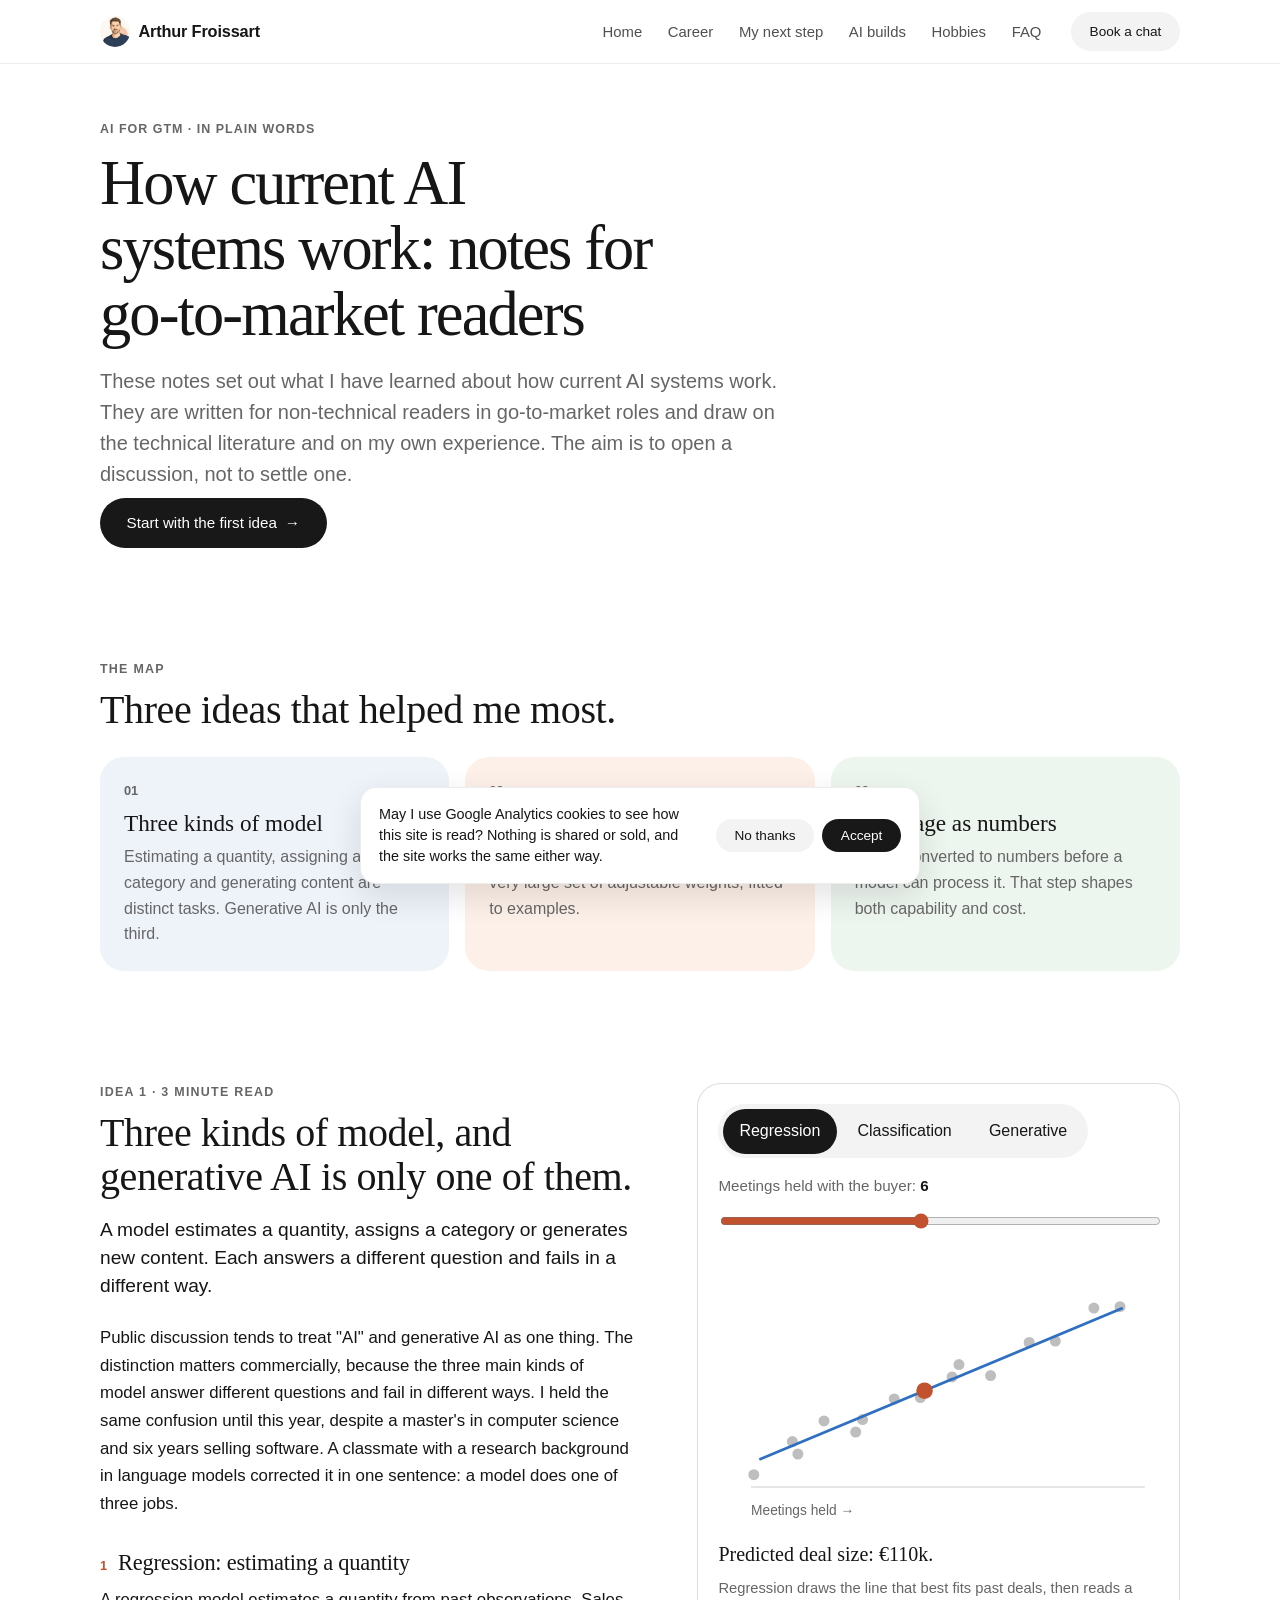
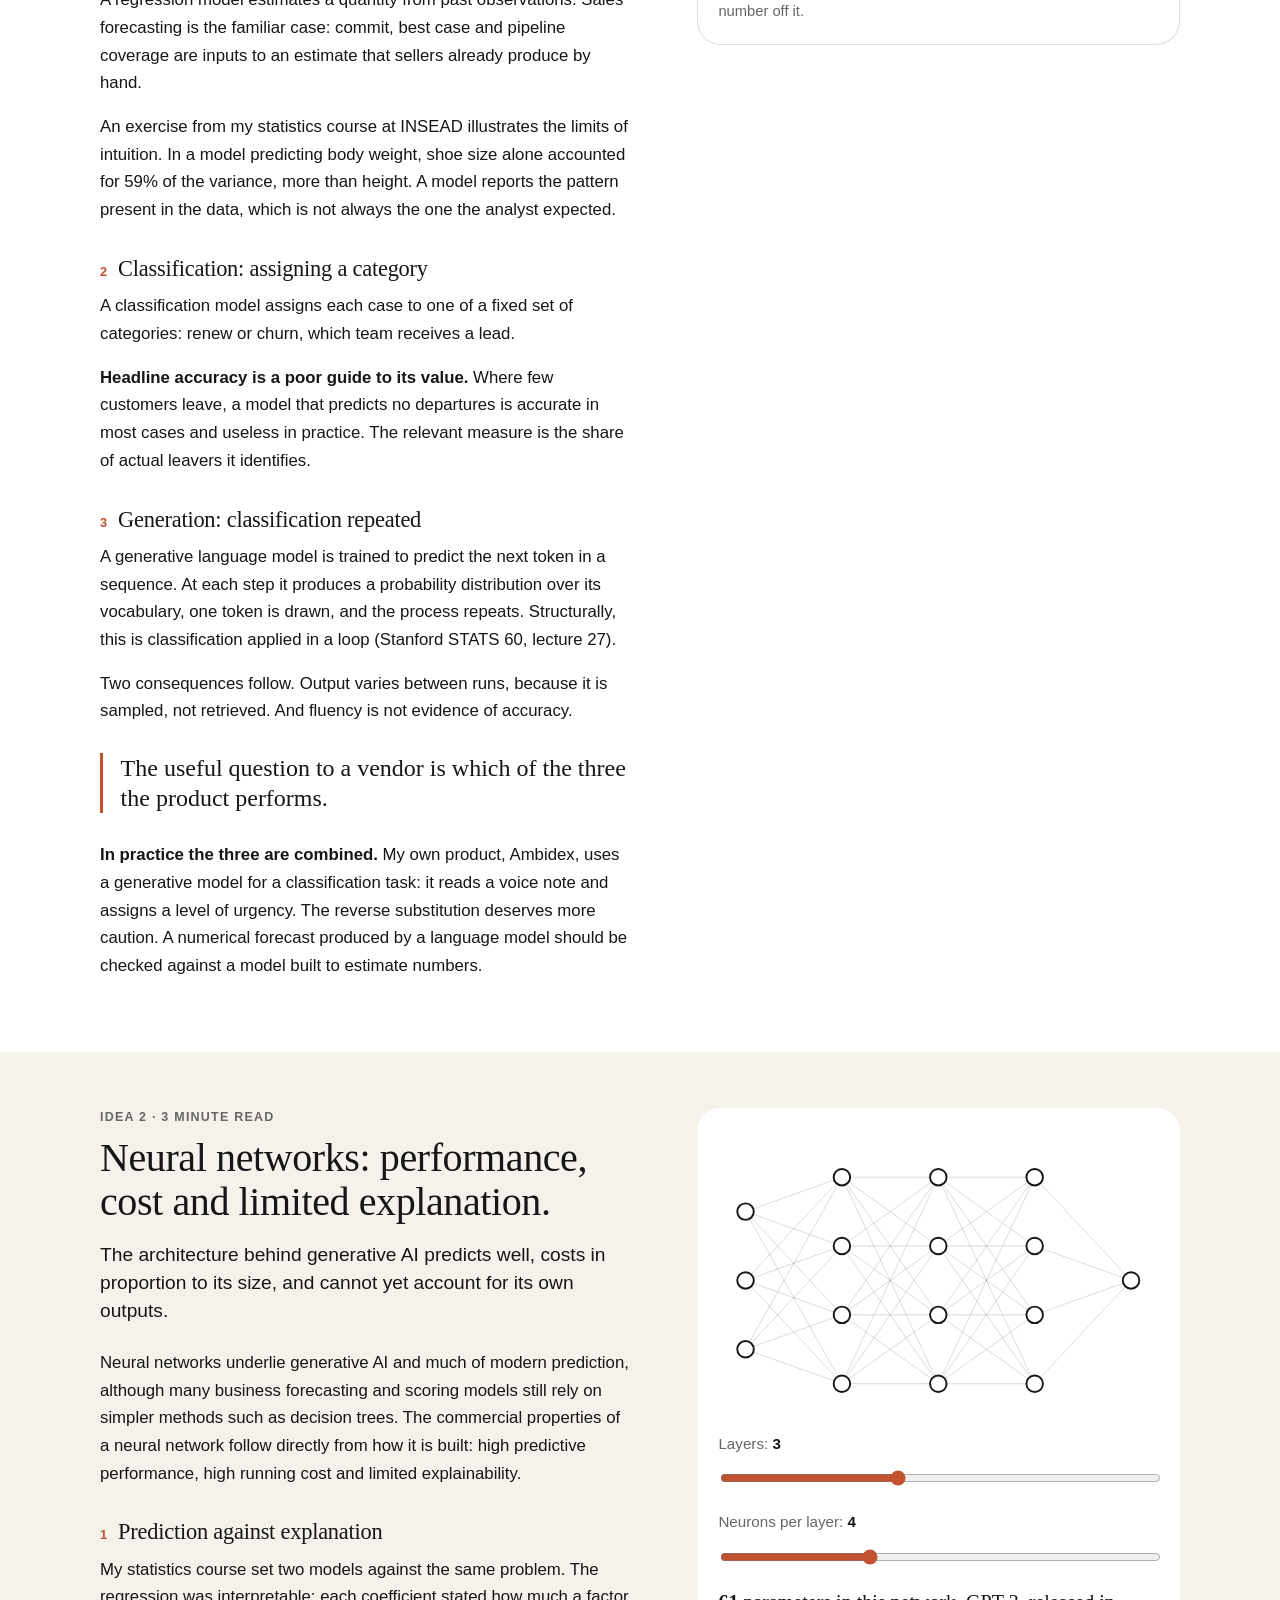
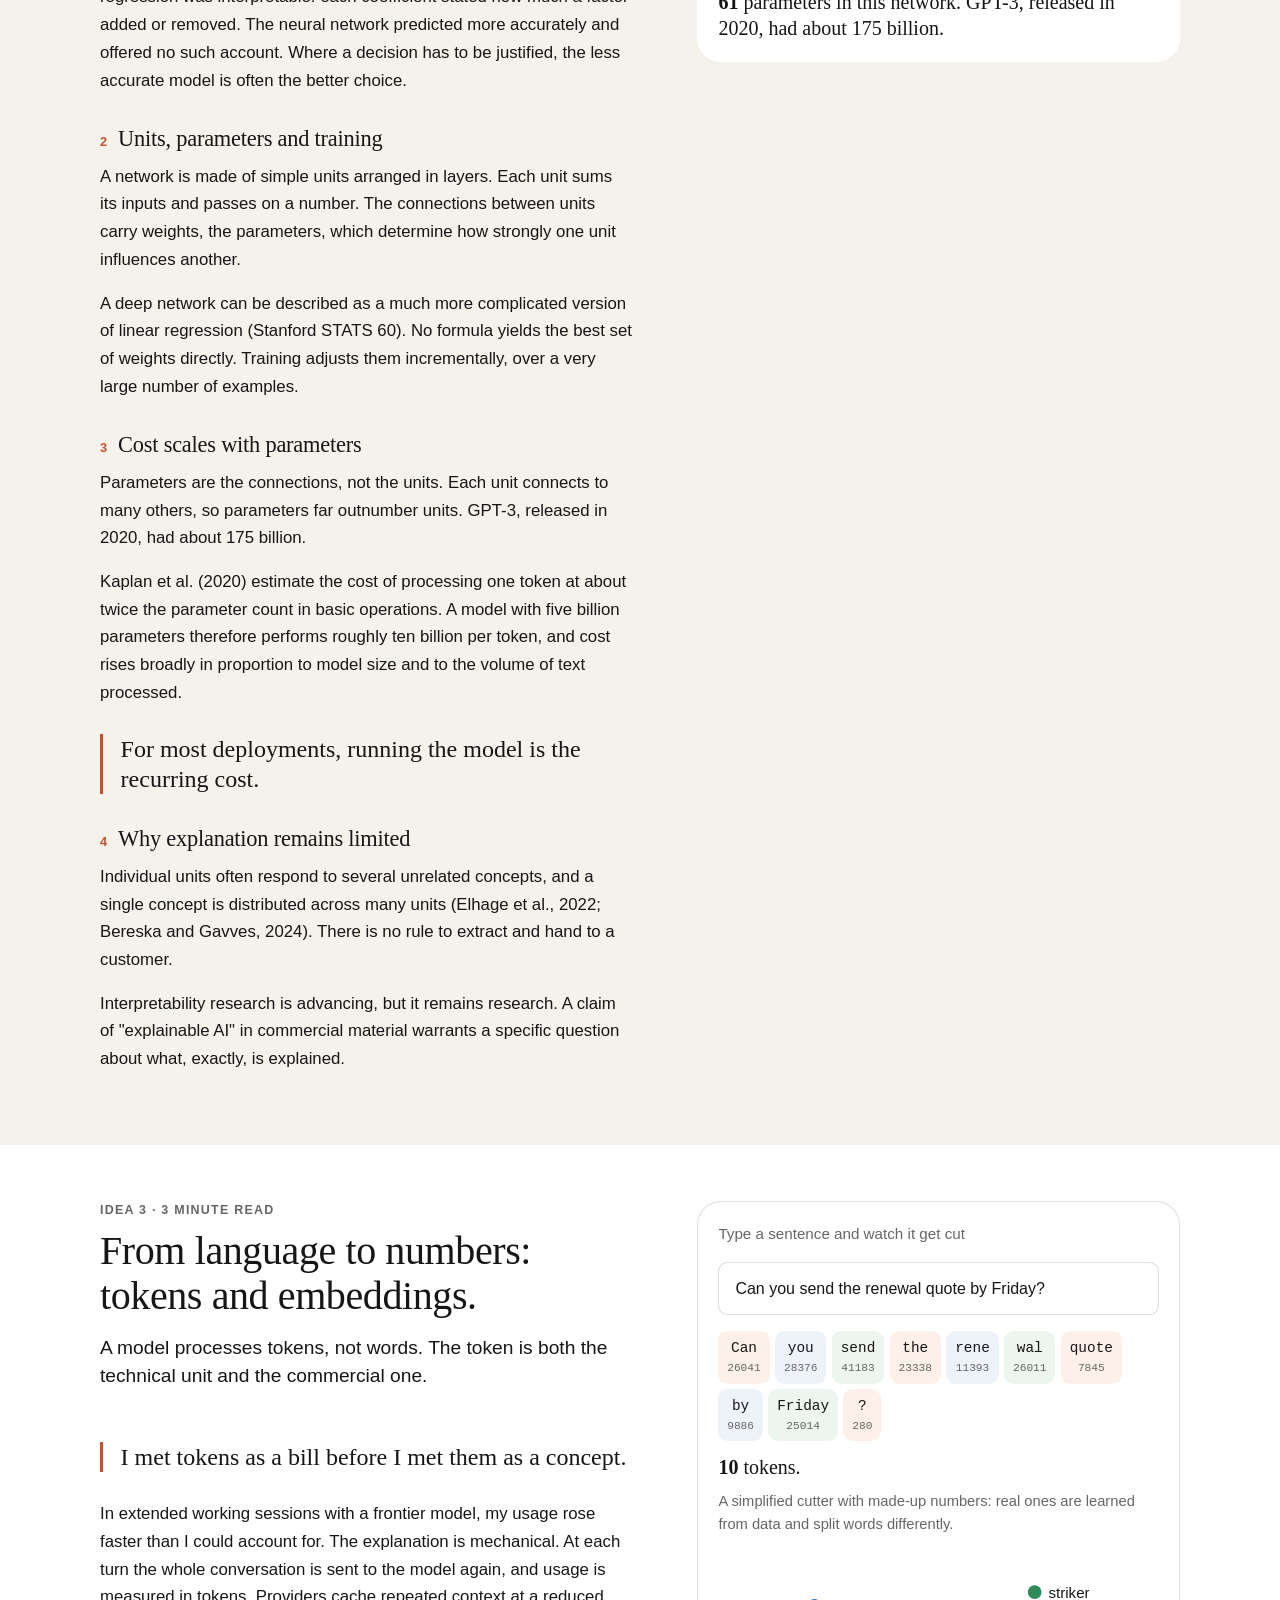
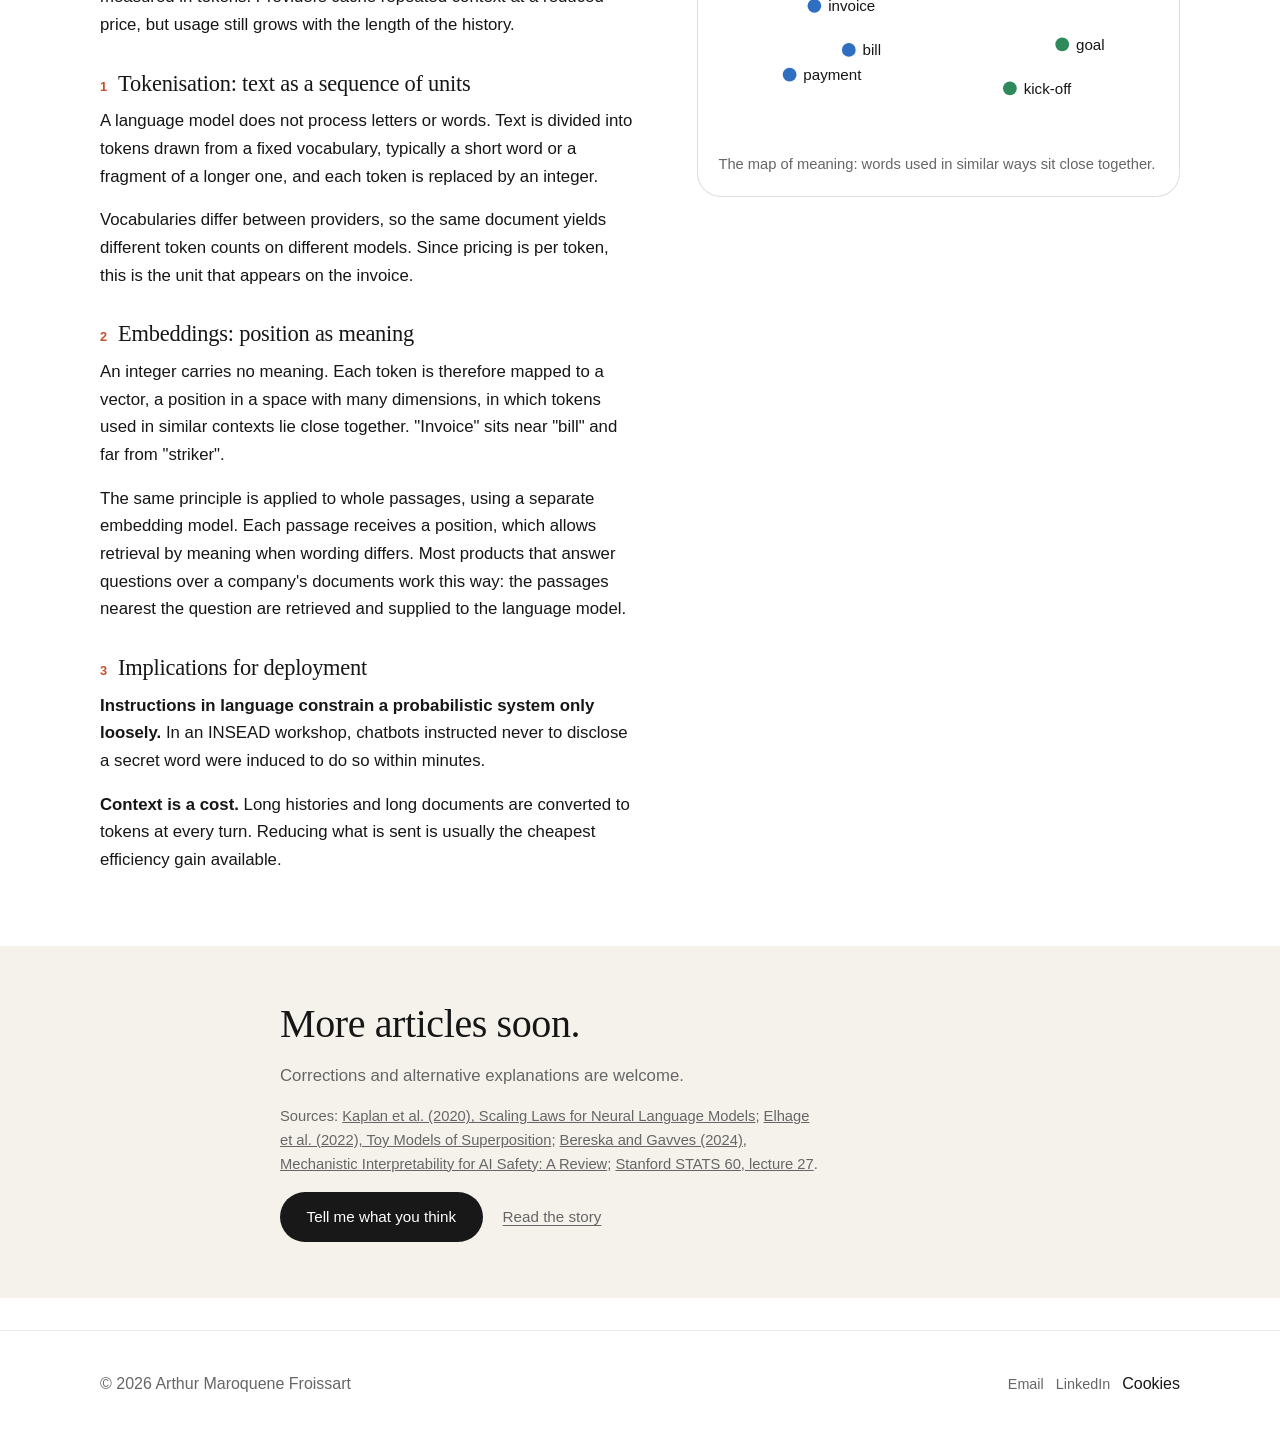
<file: ai-for-gtm.html>
<!DOCTYPE html>
<html lang="en-GB">
<head>
  <meta charset="UTF-8">
  <meta name="viewport" content="width=device-width, initial-scale=1.0">
  <title>AI for GTM · Arthur Froissart</title>
  <meta name="description" content="My notes on how AI works, in plain words, for non-technical people in go-to-market.">
  <meta property="og:type" content="website">
  <meta property="og:title" content="AI for GTM · Arthur Froissart">
  <meta property="og:description" content="My notes on how AI works, in plain words, for non-technical people in go-to-market.">
  <meta property="og:image" content="https://arthurmf.com/assets/og-card.jpg">
  <meta property="og:image:width" content="1200">
  <meta property="og:image:height" content="630">
  <meta name="twitter:card" content="summary_large_image">
  <link rel="icon" href="/favicon.ico" sizes="48x48">
  <link rel="icon" href="/favicon.svg" type="image/svg+xml">
  <link rel="icon" href="/favicon-192.png" type="image/png" sizes="192x192">
  <link rel="apple-touch-icon" href="/apple-touch-icon.png">
  <link rel="canonical" href="https://arthurmf.com/ai-for-gtm.html">
  <link rel="stylesheet" href="style.css">
  <link rel="stylesheet" href="gtm.css">
  <script>document.documentElement.classList.add("js");</script>
</head>
<body>
  <a class="skip-link" href="#main">Skip to content</a>

  <header class="site-header">
    <div class="site-header__inner">
      <a class="site-header__brand" href="index.html">
        <img src="assets/illustrations/avatar.jpg" alt="">
        Arthur Froissart
      </a>

      <button class="nav-toggle" data-nav-toggle aria-expanded="false" aria-controls="site-nav">
        <span class="nav-toggle__bar"></span>
        <span class="visually-hidden">Menu</span>
      </button>

      <nav class="site-nav" id="site-nav" data-site-nav aria-label="Primary">
        <ul class="site-nav__list">
          <li><a class="site-nav__link" href="index.html">Home</a></li>
          <li><a class="site-nav__link" href="career.html">Career</a></li>
          <li><a class="site-nav__link" href="my-next-step.html">My next step</a></li>
          <li><a class="site-nav__link" href="builds.html">AI builds</a></li>
          <li><a class="site-nav__link" href="outside.html">Hobbies</a></li>
          <li><a class="site-nav__link" href="faq.html">FAQ</a></li>
          <li><a class="btn btn--secondary btn--sm site-nav__cta" href="https://calendar.app.google/GeE9MD7jo6RR16AK8" target="_blank" rel="noopener" data-cta="book-header">Book a chat</a></li>
        </ul>
      </nav>
    </div>
  </header>

  <main id="main" class="gtm">
    <section class="section gtm-hero">
      <div class="container">
        <span class="eyebrow">AI for GTM · in plain words</span>
        <h1 class="page-title">How current AI systems work: notes for go-to-market readers</h1>
        <p class="career-intro__lede reveal">These notes set out what I have learned about how current AI systems work. They are written for non-technical readers in go-to-market roles and draw on the technical literature and on my own experience. The aim is to open a discussion, not to settle one.</p>
        <div class="hero__cta-row">
          <a href="#models" class="btn btn--primary">Start with the first idea <span class="arrow" aria-hidden="true">→</span></a>
        </div>
      </div>
    </section>

    <section class="section">
      <div class="container">
        <p class="gtm-kicker reveal">The map</p>
        <h2 class="gtm-h2 reveal">Three ideas that helped me most.</h2>
        <div class="gtm-cards">
          <a class="gtm-card reveal" href="#models" style="--tint: var(--tint-blue)"><span class="gtm-card__n">01</span><span class="gtm-card__t">Three kinds of model</span><span class="gtm-card__d">Estimating a quantity, assigning a category and generating content are distinct tasks. Generative AI is only the third.</span></a>
          <a class="gtm-card reveal" href="#networks" style="--tint: var(--tint-peach); --d: 0.1s"><span class="gtm-card__n">02</span><span class="gtm-card__t">Neural networks</span><span class="gtm-card__d">The architecture behind generative AI: a very large set of adjustable weights, fitted to examples.</span></a>
          <a class="gtm-card reveal" href="#language" style="--tint: var(--tint-green); --d: 0.2s"><span class="gtm-card__n">03</span><span class="gtm-card__t">Language as numbers</span><span class="gtm-card__d">Text is converted to numbers before a model can process it. That step shapes both capability and cost.</span></a>
        </div>
      </div>
    </section>

    <section class="section" id="models">
      <div class="container gtm-art">
        <header class="gtm-art__head">
          <p class="gtm-kicker reveal">Idea 1 · 3 minute read</p>
          <h2 class="gtm-h2 reveal">Three kinds of model, and generative AI is only one of them.</h2>
          <p class="gtm-take reveal">A model estimates a quantity, assigns a category or generates new content. Each answers a different question and fails in a different way.</p>
        </header>
        <div class="gtm-demo reveal">
          <div class="gtm-toggle" role="tablist" aria-label="Kind of model" data-models>
            <button type="button" role="tab" aria-selected="true" data-model="num">Regression</button>
            <button type="button" role="tab" aria-selected="false" data-model="sort">Classification</button>
            <button type="button" role="tab" aria-selected="false" data-model="gen">Generative</button>
          </div>
          <label class="gtm-slider"><span>Meetings held with the buyer: <strong data-meet-out>6</strong></span><input type="range" min="1" max="12" value="6" data-meet></label>
          <svg class="gtm-chart" viewBox="0 0 320 200" role="img" aria-label="Chart of meetings held against deal outcome" data-chart></svg>
          <p class="gtm-answer" data-model-answer aria-live="polite"></p>
          <p class="gtm-p gtm-note" data-model-note aria-live="polite"></p>
        </div>
        <div class="gtm-art__body">
          <p>Public discussion tends to treat "AI" and generative AI as one thing. The distinction matters commercially, because the three main kinds of model answer different questions and fail in different ways. I held the same confusion until this year, despite a master's in computer science and six years selling software. A classmate with a research background in language models corrected it in one sentence: a model does one of three jobs.</p>
          <h3><span>1</span> Regression: estimating a quantity</h3>
          <p>A regression model estimates a quantity from past observations. Sales forecasting is the familiar case: commit, best case and pipeline coverage are inputs to an estimate that sellers already produce by hand.</p>
          <p>An exercise from my statistics course at INSEAD illustrates the limits of intuition. In a model predicting body weight, shoe size alone accounted for 59% of the variance, more than height. A model reports the pattern present in the data, which is not always the one the analyst expected.</p>
          <h3><span>2</span> Classification: assigning a category</h3>
          <p>A classification model assigns each case to one of a fixed set of categories: renew or churn, which team receives a lead.</p>
          <p><strong>Headline accuracy is a poor guide to its value.</strong> Where few customers leave, a model that predicts no departures is accurate in most cases and useless in practice. The relevant measure is the share of actual leavers it identifies.</p>
          <h3><span>3</span> Generation: classification repeated</h3>
          <p>A generative language model is trained to predict the next token in a sequence. At each step it produces a probability distribution over its vocabulary, one token is drawn, and the process repeats. Structurally, this is classification applied in a loop (Stanford STATS 60, lecture 27).</p>
          <p>Two consequences follow. Output varies between runs, because it is sampled, not retrieved. And fluency is not evidence of accuracy.</p>
          <blockquote class="gtm-pull">The useful question to a vendor is which of the three the product performs.</blockquote>
          <p><strong>In practice the three are combined.</strong> My own product, Ambidex, uses a generative model for a classification task: it reads a voice note and assigns a level of urgency. The reverse substitution deserves more caution. A numerical forecast produced by a language model should be checked against a model built to estimate numbers.</p>
        </div>
      </div>
    </section>

    <section class="section gtm-band" id="networks">
      <div class="container gtm-art">
        <header class="gtm-art__head">
          <p class="gtm-kicker reveal">Idea 2 · 3 minute read</p>
          <h2 class="gtm-h2 reveal">Neural networks: performance, cost and limited explanation.</h2>
          <p class="gtm-take reveal">The architecture behind generative AI predicts well, costs in proportion to its size, and cannot yet account for its own outputs.</p>
        </header>
        <div class="gtm-demo reveal">
          <svg class="gtm-chart" viewBox="0 0 320 220" role="img" aria-label="Diagram of a small neural network" data-net></svg>
          <label class="gtm-slider"><span>Layers: <strong data-layers-out>3</strong></span><input type="range" min="1" max="6" value="3" data-layers></label>
          <label class="gtm-slider"><span>Neurons per layer: <strong data-width-out>4</strong></span><input type="range" min="2" max="8" value="4" data-width></label>
          <p class="gtm-answer"><strong data-params>0</strong> parameters in this network. <span data-params-scale></span></p>
        </div>
        <div class="gtm-art__body">
          <p>Neural networks underlie generative AI and much of modern prediction, although many business forecasting and scoring models still rely on simpler methods such as decision trees. The commercial properties of a neural network follow directly from how it is built: high predictive performance, high running cost and limited explainability.</p>
          <h3><span>1</span> Prediction against explanation</h3>
          <p>My statistics course set two models against the same problem. The regression was interpretable: each coefficient stated how much a factor added or removed. The neural network predicted more accurately and offered no such account. Where a decision has to be justified, the less accurate model is often the better choice.</p>
          <h3><span>2</span> Units, parameters and training</h3>
          <p>A network is made of simple units arranged in layers. Each unit sums its inputs and passes on a number. The connections between units carry weights, the parameters, which determine how strongly one unit influences another.</p>
          <p>A deep network can be described as a much more complicated version of linear regression (Stanford STATS 60). No formula yields the best set of weights directly. Training adjusts them incrementally, over a very large number of examples.</p>
          <h3><span>3</span> Cost scales with parameters</h3>
          <p>Parameters are the connections, not the units. Each unit connects to many others, so parameters far outnumber units. GPT-3, released in 2020, had about 175 billion.</p>
          <p>Kaplan et al. (2020) estimate the cost of processing one token at about twice the parameter count in basic operations. A model with five billion parameters therefore performs roughly ten billion per token, and cost rises broadly in proportion to model size and to the volume of text processed.</p>
          <blockquote class="gtm-pull">For most deployments, running the model is the recurring cost.</blockquote>
          <h3><span>4</span> Why explanation remains limited</h3>
          <p>Individual units often respond to several unrelated concepts, and a single concept is distributed across many units (Elhage et al., 2022; Bereska and Gavves, 2024). There is no rule to extract and hand to a customer.</p>
          <p>Interpretability research is advancing, but it remains research. A claim of "explainable AI" in commercial material warrants a specific question about what, exactly, is explained.</p>
        </div>
      </div>
    </section>

    <section class="section" id="language">
      <div class="container gtm-art">
        <header class="gtm-art__head">
          <p class="gtm-kicker reveal">Idea 3 · 3 minute read</p>
          <h2 class="gtm-h2 reveal">From language to numbers: tokens and embeddings.</h2>
          <p class="gtm-take reveal">A model processes tokens, not words. The token is both the technical unit and the commercial one.</p>
        </header>
        <div class="gtm-demo reveal">
          <label class="gtm-field"><span class="gtm-slider">Type a sentence and watch it get cut</span><input type="text" value="Can you send the renewal quote by Friday?" maxlength="80" data-text></label>
          <ul class="gtm-tokens" data-tokens aria-live="polite"></ul>
          <p class="gtm-answer"><strong data-token-count>0</strong> tokens.</p>
          <p class="gtm-p gtm-note">A simplified cutter with made-up numbers: real ones are learned from data and split words differently.</p>
          <svg class="gtm-chart gtm-chart--map" viewBox="0 0 320 150" role="img" aria-label="Map where invoice, bill and payment sit together, and kick-off, striker and goal sit together">
            <g class="gtm-map-a"><circle cx="70" cy="50" r="5"/><text x="80" y="54">invoice</text><circle cx="95" cy="82" r="5"/><text x="105" y="86">bill</text><circle cx="52" cy="100" r="5"/><text x="62" y="104">payment</text></g>
            <g class="gtm-map-b"><circle cx="230" cy="40" r="5"/><text x="240" y="44">striker</text><circle cx="250" cy="78" r="5"/><text x="260" y="82">goal</text><circle cx="212" cy="110" r="5"/><text x="222" y="114">kick-off</text></g>
          </svg>
          <p class="gtm-p gtm-note">The map of meaning: words used in similar ways sit close together.</p>
        </div>
        <div class="gtm-art__body">
          <blockquote class="gtm-pull">I met tokens as a bill before I met them as a concept.</blockquote>
          <p>In extended working sessions with a frontier model, my usage rose faster than I could account for. The explanation is mechanical. At each turn the whole conversation is sent to the model again, and usage is measured in tokens. Providers cache repeated context at a reduced price, but usage still grows with the length of the history.</p>
          <h3><span>1</span> Tokenisation: text as a sequence of units</h3>
          <p>A language model does not process letters or words. Text is divided into tokens drawn from a fixed vocabulary, typically a short word or a fragment of a longer one, and each token is replaced by an integer.</p>
          <p>Vocabularies differ between providers, so the same document yields different token counts on different models. Since pricing is per token, this is the unit that appears on the invoice.</p>
          <h3><span>2</span> Embeddings: position as meaning</h3>
          <p>An integer carries no meaning. Each token is therefore mapped to a vector, a position in a space with many dimensions, in which tokens used in similar contexts lie close together. "Invoice" sits near "bill" and far from "striker".</p>
          <p>The same principle is applied to whole passages, using a separate embedding model. Each passage receives a position, which allows retrieval by meaning when wording differs. Most products that answer questions over a company's documents work this way: the passages nearest the question are retrieved and supplied to the language model.</p>
          <h3><span>3</span> Implications for deployment</h3>
          <p><strong>Instructions in language constrain a probabilistic system only loosely.</strong> In an INSEAD workshop, chatbots instructed never to disclose a secret word were induced to do so within minutes.</p>
          <p><strong>Context is a cost.</strong> Long histories and long documents are converted to tokens at every turn. Reducing what is sent is usually the cheapest efficiency gain available.</p>
        </div>
      </div>
    </section>

    <section class="section gtm-band">
      <div class="container gtm-narrow">
        <h2 class="gtm-h2 reveal">More articles soon.</h2>
        <p class="gtm-p reveal">Corrections and alternative explanations are welcome.</p>
        <p class="gtm-p gtm-note reveal">Sources: <a href="https://arxiv.org/abs/2001.08361">Kaplan et al. (2020), Scaling Laws for Neural Language Models</a>; <a href="https://arxiv.org/abs/2209.10652">Elhage et al. (2022), Toy Models of Superposition</a>; <a href="https://arxiv.org/abs/2404.14082">Bereska and Gavves (2024), Mechanistic Interpretability for AI Safety: A Review</a>; <a href="https://web.stanford.edu/class/archive/stats/stats60/stats60.1266/lectures/27-lecture-textgen.html">Stanford STATS 60, lecture 27</a>.</p>
        <div class="hero__cta-row">
          <a href="mailto:arthurmf.amf@gmail.com" class="btn btn--primary">Tell me what you think</a>
          <a href="career.html" class="link-secondary">Read the story</a>
        </div>
      </div>
    </section>
  </main>

  <footer class="site-footer">
    <div class="container site-footer__inner">
      <span class="text-muted">&copy; 2026 Arthur Maroquene Froissart</span>
      <nav class="cluster" aria-label="Contact">
        <a href="mailto:arthurmf.amf@gmail.com">Email</a>
        <a href="https://www.linkedin.com/in/arthurmf/" target="_blank" rel="noopener">LinkedIn</a>
      </nav>
    </div>
  </footer>

  <script src="script.js"></script>
  <script src="gtm.js"></script>
</body>
</html>
</file>
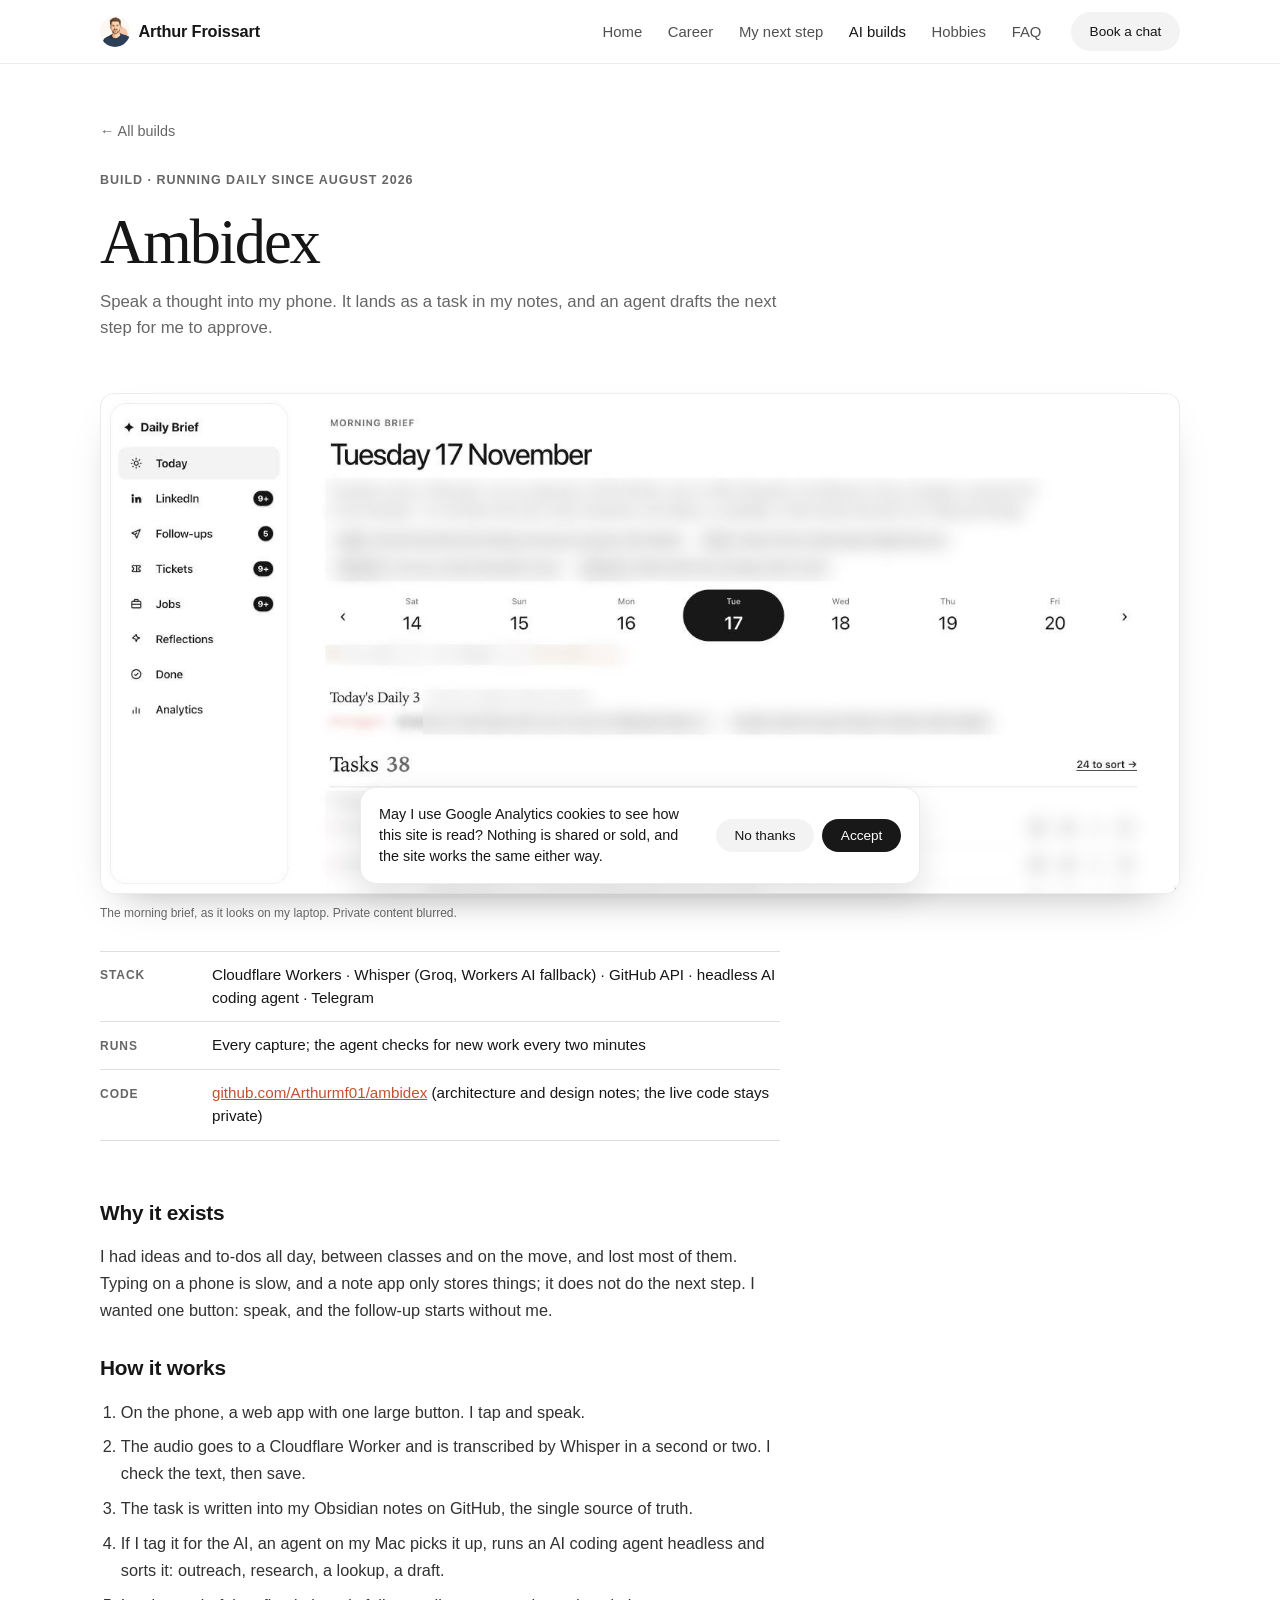
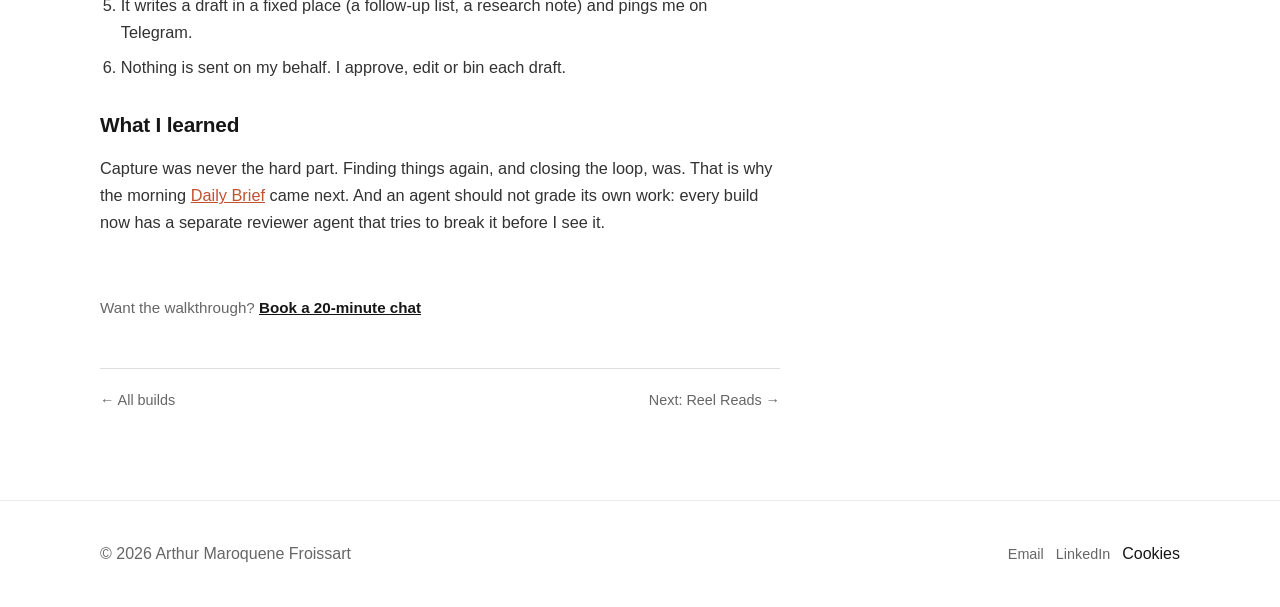
<file: build-ambidex.html>
<!DOCTYPE html>
<html lang="en-GB">
<head>
  <meta charset="UTF-8">
  <meta name="viewport" content="width=device-width, initial-scale=1.0">
  <title>Ambidex · Arthur Froissart</title>
  <meta name="description" content="Ambidex: speak a thought, it becomes a task, and an agent drafts the follow-up for approval.">
  <meta property="og:type" content="website">
  <meta property="og:title" content="Ambidex · Arthur Froissart">
  <meta property="og:description" content="Ambidex: speak a thought, it becomes a task, and an agent drafts the follow-up for approval.">
  <meta property="og:image" content="https://arthurmf.com/assets/og-card.jpg">
  <meta property="og:image:width" content="1200">
  <meta property="og:image:height" content="630">
  <meta name="twitter:card" content="summary_large_image">
  <link rel="icon" href="/favicon.ico" sizes="48x48">
  <link rel="icon" href="/favicon.svg" type="image/svg+xml">
  <link rel="icon" href="/favicon-192.png" type="image/png" sizes="192x192">
  <link rel="apple-touch-icon" href="/apple-touch-icon.png">
  <link rel="canonical" href="https://arthurmf.com/build-ambidex.html">
  <link rel="stylesheet" href="style.css">
  <script>document.documentElement.classList.add("js");</script>
</head>
<body>
  <a class="skip-link" href="#main">Skip to content</a>

  <header class="site-header">
    <div class="site-header__inner">
      <a class="site-header__brand" href="index.html">
        <img src="assets/illustrations/avatar.jpg" alt="">
        Arthur Froissart
      </a>

      <button class="nav-toggle" data-nav-toggle aria-expanded="false" aria-controls="site-nav">
        <span class="nav-toggle__bar"></span>
        <span class="visually-hidden">Menu</span>
      </button>

      <nav class="site-nav" id="site-nav" data-site-nav aria-label="Primary">
        <ul class="site-nav__list">
          <li><a class="site-nav__link" href="index.html">Home</a></li>
          <li><a class="site-nav__link" href="career.html">Career</a></li>
          <li><a class="site-nav__link" href="my-next-step.html">My next step</a></li>
          <li><a class="site-nav__link is-active" href="builds.html" aria-current="page">AI builds</a></li>
          <li><a class="site-nav__link" href="outside.html">Hobbies</a></li>
          <li><a class="site-nav__link" href="faq.html">FAQ</a></li>
          <li><a class="btn btn--secondary btn--sm site-nav__cta" href="https://calendar.app.google/GeE9MD7jo6RR16AK8" target="_blank" rel="noopener" data-cta="book-header">Book a chat</a></li>
        </ul>
      </nav>
    </div>
  </header>

  <main id="main">
    <section class="section">
      <div class="container stack stack--lg">
        <a class="build-back" href="builds.html">← All builds</a>
        <div class="prose">
          <span class="eyebrow">Build · running daily since August 2026</span>
          <h1 class="page-title">Ambidex</h1>
          <p class="hero__lede">Speak a thought into my phone. It lands as a task in my notes, and an agent drafts the next step for me to approve.</p>
        </div>
        <figure class="shots shots--wide reveal">
          <img class="shots__img shots__img--front" style="margin-top:0" src="assets/builds/ambidex-today.jpg" alt="Ambidex morning brief: today's date, the week strip, the Daily 3 and the task list" width="1440" height="667">
          <figcaption class="shots__cap">The morning brief, as it looks on my laptop. Private content blurred.</figcaption>
        </figure>
        <dl class="build-fields">
          <div><dt>Stack</dt><dd>Cloudflare Workers · Whisper (Groq, Workers AI fallback) · GitHub API · headless AI coding agent · Telegram</dd></div>
          <div><dt>Runs</dt><dd>Every capture; the agent checks for new work every two minutes</dd></div>
          <div><dt>Code</dt><dd><a href="https://github.com/Arthurmf01/ambidex" target="_blank" rel="noopener">github.com/Arthurmf01/ambidex</a> (architecture and design notes; the live code stays private)</dd></div>
        </dl>
        <div class="prose build-prose">
          <h2>Why it exists</h2>
          <p>I had ideas and to-dos all day, between classes and on the move, and lost most of them. Typing on a phone is slow, and a note app only stores things; it does not do the next step. I wanted one button: speak, and the follow-up starts without me.</p>
          <h2>How it works</h2>
          <ol class="build-steps">
            <li>On the phone, a web app with one large button. I tap and speak.</li>
            <li>The audio goes to a Cloudflare Worker and is transcribed by Whisper in a second or two. I check the text, then save.</li>
            <li>The task is written into my Obsidian notes on GitHub, the single source of truth.</li>
            <li>If I tag it for the AI, an agent on my Mac picks it up, runs an AI coding agent headless and sorts it: outreach, research, a lookup, a draft.</li>
            <li>It writes a draft in a fixed place (a follow-up list, a research note) and pings me on Telegram.</li>
            <li>Nothing is sent on my behalf. I approve, edit or bin each draft.</li>
          </ol>
          <h2>What I learned</h2>
          <p>Capture was never the hard part. Finding things again, and closing the loop, was. That is why the morning <a href="builds.html">Daily Brief</a> came next. And an agent should not grade its own work: every build now has a separate reviewer agent that tries to break it before I see it.</p>
        </div>
        <p class="cta-inline">Want the walkthrough? <a href="https://calendar.app.google/GeE9MD7jo6RR16AK8" target="_blank" rel="noopener" data-cta="book-ambidex">Book a 20-minute chat</a></p>
        <nav class="build-pager" aria-label="More builds">
          <a href="builds.html">← All builds</a>
          <a href="build-reel-reads.html">Next: Reel Reads →</a>
        </nav>
      </div>
    </section>
  </main>

  <footer class="site-footer">
    <div class="container site-footer__inner">
      <span class="text-muted">&copy; 2026 Arthur Maroquene Froissart</span>
      <nav class="cluster" aria-label="Contact">
        <a href="mailto:arthurmf.amf@gmail.com">Email</a>
        <a href="https://www.linkedin.com/in/arthurmf/" target="_blank" rel="noopener">LinkedIn</a>
      </nav>
    </div>
  </footer>

  <script src="script.js"></script>
</body>
</html>
</file>
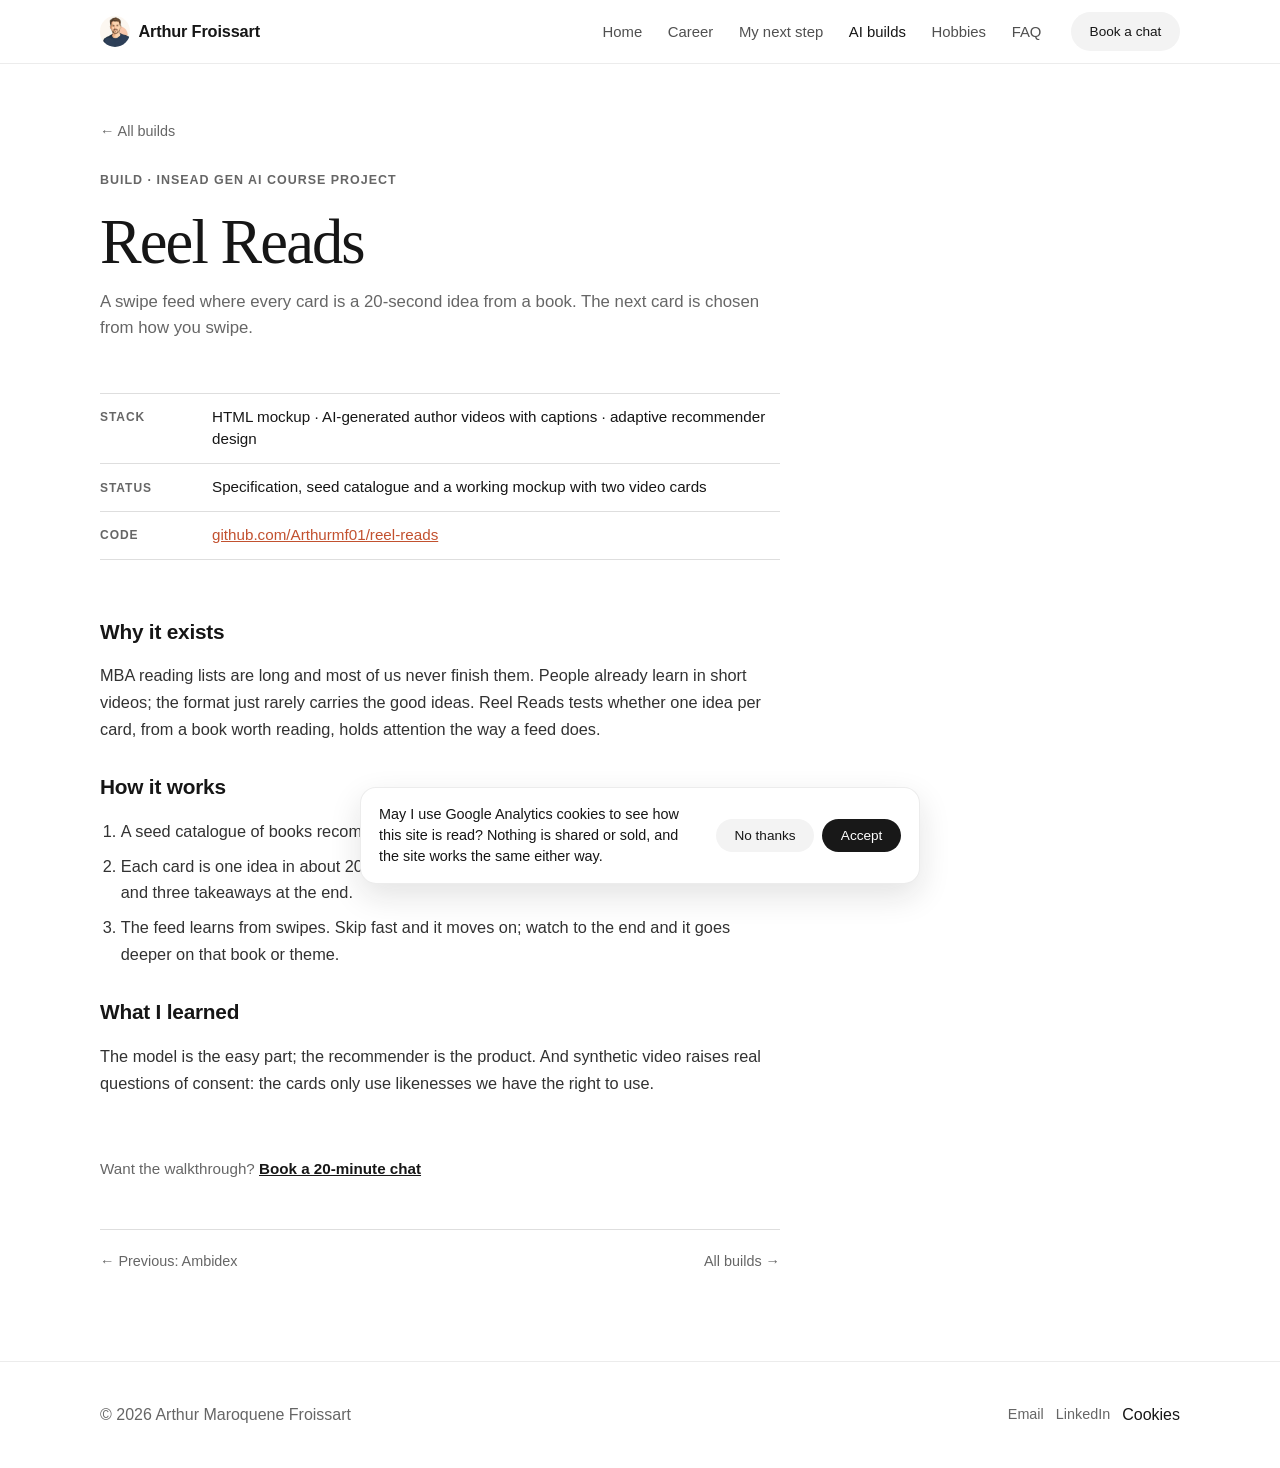
<file: build-reel-reads.html>
<!DOCTYPE html>
<html lang="en-GB">
<head>
  <meta charset="UTF-8">
  <meta name="viewport" content="width=device-width, initial-scale=1.0">
  <title>Reel Reads · Arthur Froissart</title>
  <meta name="description" content="Reel Reads: a swipe feed of 20-second book ideas with an adaptive recommender. An INSEAD Gen AI project.">
  <meta property="og:type" content="website">
  <meta property="og:title" content="Reel Reads · Arthur Froissart">
  <meta property="og:description" content="Reel Reads: a swipe feed of 20-second book ideas with an adaptive recommender. An INSEAD Gen AI project.">
  <meta property="og:image" content="https://arthurmf.com/assets/og-card.jpg">
  <meta property="og:image:width" content="1200">
  <meta property="og:image:height" content="630">
  <meta name="twitter:card" content="summary_large_image">
  <link rel="icon" href="/favicon.ico" sizes="48x48">
  <link rel="icon" href="/favicon.svg" type="image/svg+xml">
  <link rel="icon" href="/favicon-192.png" type="image/png" sizes="192x192">
  <link rel="apple-touch-icon" href="/apple-touch-icon.png">
  <link rel="canonical" href="https://arthurmf.com/build-reel-reads.html">
  <link rel="stylesheet" href="style.css">
  <script>document.documentElement.classList.add("js");</script>
</head>
<body>
  <a class="skip-link" href="#main">Skip to content</a>

  <header class="site-header">
    <div class="site-header__inner">
      <a class="site-header__brand" href="index.html">
        <img src="assets/illustrations/avatar.jpg" alt="">
        Arthur Froissart
      </a>

      <button class="nav-toggle" data-nav-toggle aria-expanded="false" aria-controls="site-nav">
        <span class="nav-toggle__bar"></span>
        <span class="visually-hidden">Menu</span>
      </button>

      <nav class="site-nav" id="site-nav" data-site-nav aria-label="Primary">
        <ul class="site-nav__list">
          <li><a class="site-nav__link" href="index.html">Home</a></li>
          <li><a class="site-nav__link" href="career.html">Career</a></li>
          <li><a class="site-nav__link" href="my-next-step.html">My next step</a></li>
          <li><a class="site-nav__link is-active" href="builds.html" aria-current="page">AI builds</a></li>
          <li><a class="site-nav__link" href="outside.html">Hobbies</a></li>
          <li><a class="site-nav__link" href="faq.html">FAQ</a></li>
          <li><a class="btn btn--secondary btn--sm site-nav__cta" href="https://calendar.app.google/GeE9MD7jo6RR16AK8" target="_blank" rel="noopener" data-cta="book-header">Book a chat</a></li>
        </ul>
      </nav>
    </div>
  </header>

  <main id="main">
    <section class="section">
      <div class="container stack stack--lg">
        <a class="build-back" href="builds.html">← All builds</a>
        <div class="prose">
          <span class="eyebrow">Build · INSEAD Gen AI course project</span>
          <h1 class="page-title">Reel Reads</h1>
          <p class="hero__lede">A swipe feed where every card is a 20-second idea from a book. The next card is chosen from how you swipe.</p>
        </div>
        <dl class="build-fields">
          <div><dt>Stack</dt><dd>HTML mockup · AI-generated author videos with captions · adaptive recommender design</dd></div>
          <div><dt>Status</dt><dd>Specification, seed catalogue and a working mockup with two video cards</dd></div>
          <div><dt>Code</dt><dd><a href="https://github.com/Arthurmf01/reel-reads" target="_blank" rel="noopener">github.com/Arthurmf01/reel-reads</a></dd></div>
        </dl>
        <div class="prose build-prose">
          <h2>Why it exists</h2>
          <p>MBA reading lists are long and most of us never finish them. People already learn in short videos; the format just rarely carries the good ideas. Reel Reads tests whether one idea per card, from a book worth reading, holds attention the way a feed does.</p>
          <h2>How it works</h2>
          <ol class="build-steps">
            <li>A seed catalogue of books recommended in MBA courses.</li>
            <li>Each card is one idea in about 20 seconds: a short author-style video, synced captions, and three takeaways at the end.</li>
            <li>The feed learns from swipes. Skip fast and it moves on; watch to the end and it goes deeper on that book or theme.</li>
          </ol>
          <h2>What I learned</h2>
          <p>The model is the easy part; the recommender is the product. And synthetic video raises real questions of consent: the cards only use likenesses we have the right to use.</p>
        </div>
        <p class="cta-inline">Want the walkthrough? <a href="https://calendar.app.google/GeE9MD7jo6RR16AK8" target="_blank" rel="noopener" data-cta="book-reel-reads">Book a 20-minute chat</a></p>
        <nav class="build-pager" aria-label="More builds">
          <a href="build-ambidex.html">← Previous: Ambidex</a>
          <a href="builds.html">All builds →</a>
        </nav>
      </div>
    </section>
  </main>

  <footer class="site-footer">
    <div class="container site-footer__inner">
      <span class="text-muted">&copy; 2026 Arthur Maroquene Froissart</span>
      <nav class="cluster" aria-label="Contact">
        <a href="mailto:arthurmf.amf@gmail.com">Email</a>
        <a href="https://www.linkedin.com/in/arthurmf/" target="_blank" rel="noopener">LinkedIn</a>
      </nav>
    </div>
  </footer>

  <script src="script.js"></script>
</body>
</html>
</file>
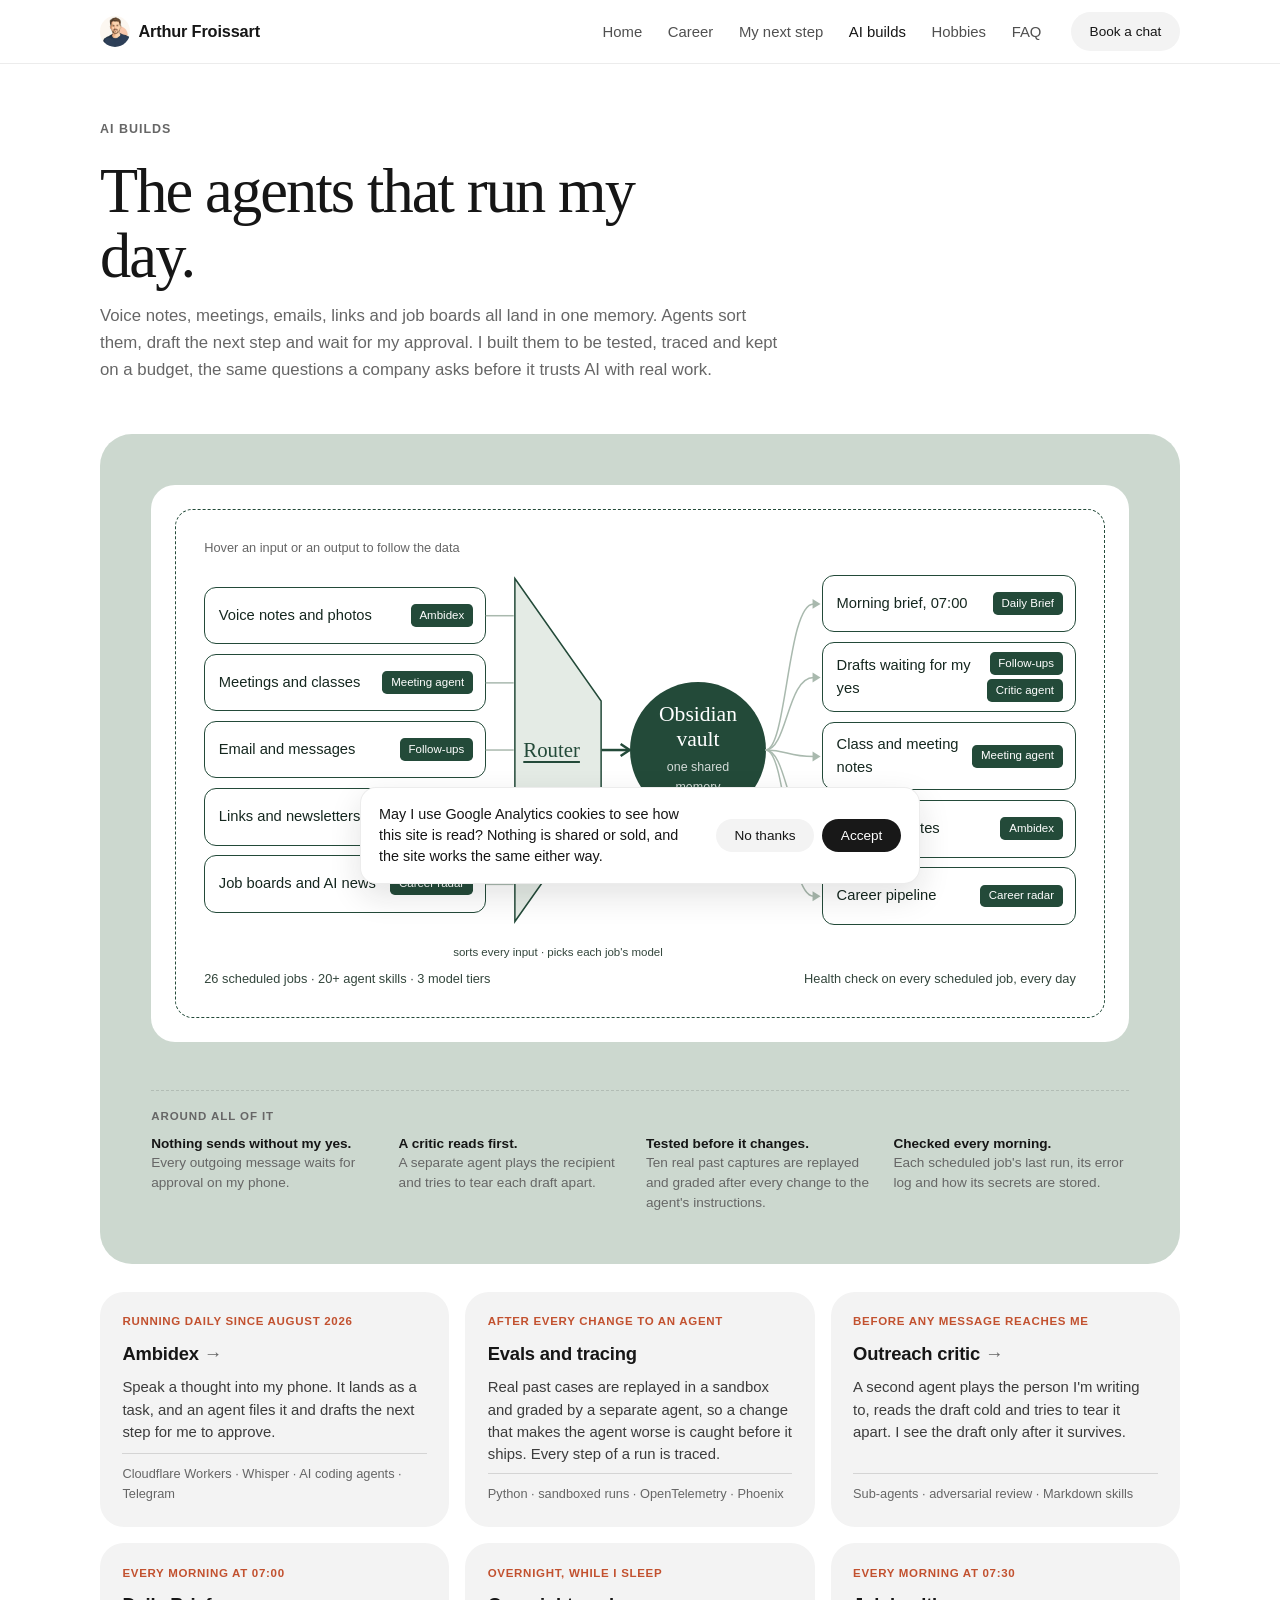
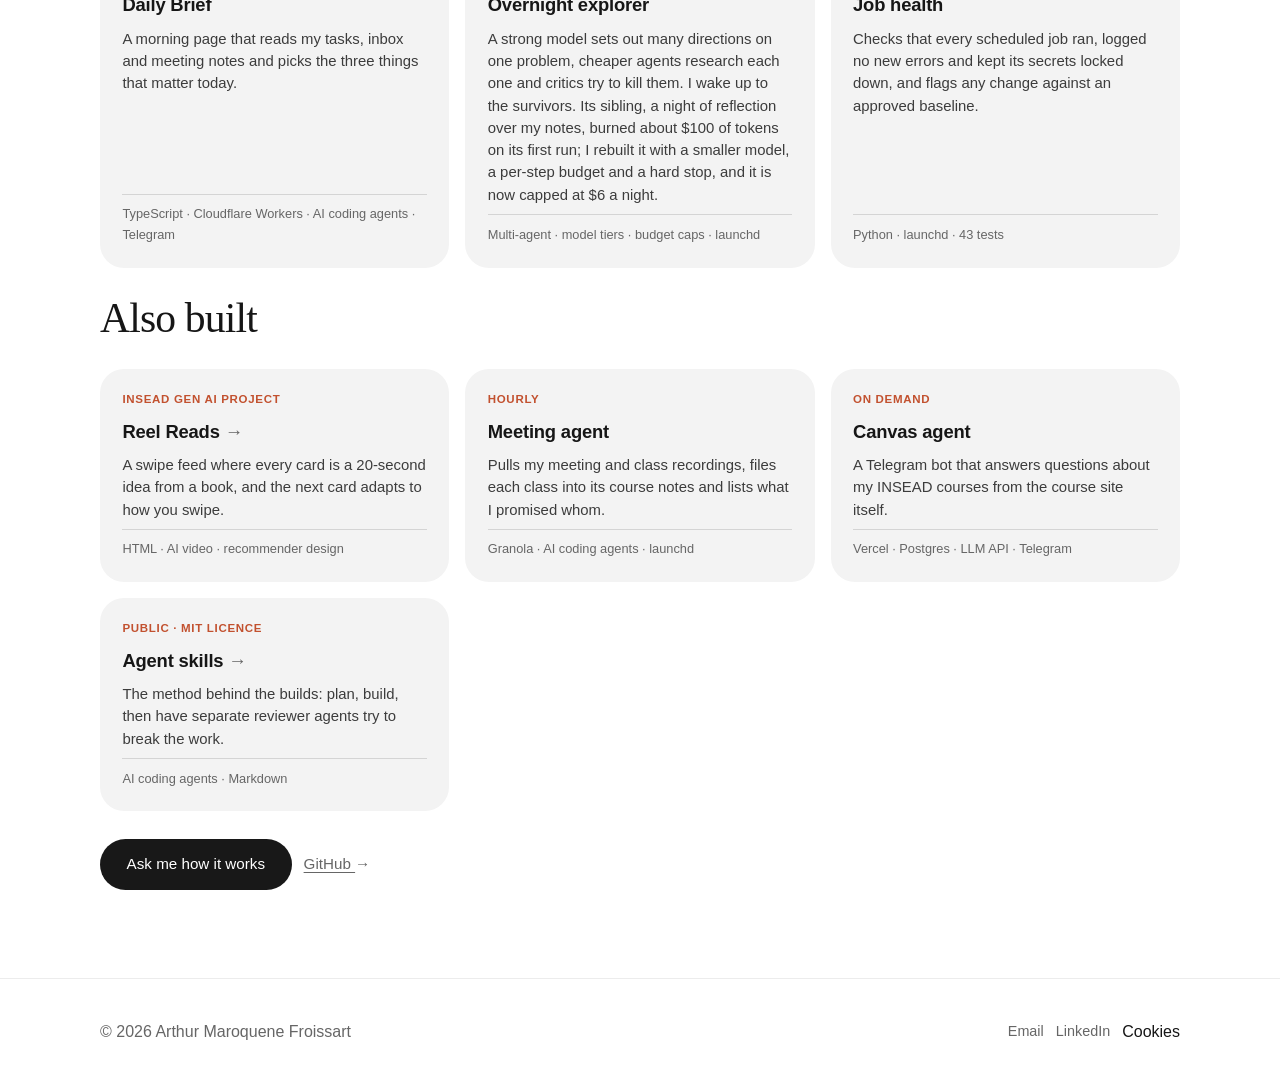
<file: builds.html>
<!DOCTYPE html>
<html lang="en-GB">
<head>
  <meta charset="UTF-8">
  <meta name="viewport" content="width=device-width, initial-scale=1.0">
  <title>AI builds · Arthur Froissart</title>
  <meta name="description" content="The AI systems Arthur Froissart built with AI coding agents to run his working life, and how they fit together.">
  <meta property="og:type" content="website">
  <meta property="og:title" content="AI builds · Arthur Froissart">
  <meta property="og:description" content="The AI systems Arthur Froissart built with AI coding agents to run his working life, and how they fit together.">
  <meta property="og:image" content="https://arthurmf.com/assets/og-card.jpg">
  <meta property="og:image:width" content="1200">
  <meta property="og:image:height" content="630">
  <meta name="twitter:card" content="summary_large_image">
  <link rel="icon" href="/favicon.ico" sizes="48x48">
  <link rel="icon" href="/favicon.svg" type="image/svg+xml">
  <link rel="icon" href="/favicon-192.png" type="image/png" sizes="192x192">
  <link rel="apple-touch-icon" href="/apple-touch-icon.png">
  <link rel="canonical" href="https://arthurmf.com/builds.html">
  <link rel="stylesheet" href="style.css">
  <script>document.documentElement.classList.add("js");</script>
</head>
<body>
  <a class="skip-link" href="#main">Skip to content</a>

  <header class="site-header">
    <div class="site-header__inner">
      <a class="site-header__brand" href="index.html">
        <img src="assets/illustrations/avatar.jpg" alt="">
        Arthur Froissart
      </a>

      <button class="nav-toggle" data-nav-toggle aria-expanded="false" aria-controls="site-nav">
        <span class="nav-toggle__bar"></span>
        <span class="visually-hidden">Menu</span>
      </button>

      <nav class="site-nav" id="site-nav" data-site-nav aria-label="Primary">
        <ul class="site-nav__list">
          <li><a class="site-nav__link" href="index.html">Home</a></li>
          <li><a class="site-nav__link" href="career.html">Career</a></li>
          <li><a class="site-nav__link" href="my-next-step.html">My next step</a></li>
          <li><a class="site-nav__link is-active" href="builds.html" aria-current="page">AI builds</a></li>
          <li><a class="site-nav__link" href="outside.html">Hobbies</a></li>
          <li><a class="site-nav__link" href="faq.html">FAQ</a></li>
          <li><a class="btn btn--secondary btn--sm site-nav__cta" href="https://calendar.app.google/GeE9MD7jo6RR16AK8" target="_blank" rel="noopener" data-cta="book-header">Book a chat</a></li>
        </ul>
      </nav>
    </div>
  </header>

  <main id="main">
    <section class="section">
      <div class="container stack stack--lg">
        <div class="prose">
          <span class="eyebrow">AI builds</span>
          <h1 class="page-title">The agents that run my day.</h1>
          <p class="hero__lede">Voice notes, meetings, emails, links and job boards all land in one memory. Agents sort them, draft the next step and wait for my approval. I built them to be tested, traced and kept on a budget, the same questions a company asks before it trusts AI with real work.</p>
        </div>

        <div class="pos-panel">
        <figure class="pos reveal" data-pos>
            <div class="pos__frame">
              <p class="pos__hint" aria-hidden="true">Hover an input or an output to follow the data</p>
              <div class="pos__stage" data-pos-stage>
                <ul class="pos__col pos__col--in" aria-label="What comes in">
                  <li><button type="button" class="pos__node" data-pos-node="voice" data-feeds="drafts research brief" aria-pressed="false"><span class="pos__label">Voice notes and photos</span><span class="pos__tags"><span class="pos__tag">Ambidex</span></span></button></li>
                  <li><button type="button" class="pos__node" data-pos-node="meetings" data-feeds="notes brief" aria-pressed="false"><span class="pos__label">Meetings and classes</span><span class="pos__tags"><span class="pos__tag">Meeting agent</span></span></button></li>
                  <li><button type="button" class="pos__node" data-pos-node="email" data-feeds="drafts brief" aria-pressed="false"><span class="pos__label">Email and messages</span><span class="pos__tags"><span class="pos__tag">Follow-ups</span></span></button></li>
                  <li><button type="button" class="pos__node" data-pos-node="links" data-feeds="research" aria-pressed="false"><span class="pos__label">Links and newsletters</span><span class="pos__tags"><span class="pos__tag">Reading agent</span></span></button></li>
                  <li><button type="button" class="pos__node" data-pos-node="jobs" data-feeds="career brief" aria-pressed="false"><span class="pos__label">Job boards and AI news</span><span class="pos__tags"><span class="pos__tag">Career radar</span></span></button></li>
                </ul>

                <span class="pos__link" aria-hidden="true"></span>

                <div class="pos__router" data-pos-router>
                  <svg class="pos__router-shape pos__router-shape--v" viewBox="0 0 100 100" preserveAspectRatio="none" aria-hidden="true"><path d="M1 1L99 36V64L1 99Z"/></svg>
                  <svg class="pos__router-shape pos__router-shape--h" viewBox="0 0 100 100" preserveAspectRatio="none" aria-hidden="true"><path d="M1 1H99L64 99H36Z"/></svg>
                  <span class="pos__router-name">Router</span>
                  <span class="pos__router-sub">sorts every input · picks each job's model</span>
                </div>

                <span class="pos__link" aria-hidden="true"></span>

                <div class="pos__hub-wrap">
                  <div class="pos__hub" data-pos-hub>
                    <span class="pos__hub-name">Obsidian vault</span>
                    <small>one shared memory</small>
                  </div>
                </div>

                <span class="pos__link" aria-hidden="true"></span>

                <ul class="pos__col pos__col--out" aria-label="What comes out">
                  <li><button type="button" class="pos__node" data-pos-node="brief" aria-pressed="false"><span class="pos__label">Morning brief, 07:00</span><span class="pos__tags"><span class="pos__tag">Daily Brief</span></span></button></li>
                  <li><button type="button" class="pos__node" data-pos-node="drafts" aria-pressed="false"><span class="pos__label">Drafts waiting for my yes</span><span class="pos__tags"><span class="pos__tag">Follow-ups</span><span class="pos__tag">Critic agent</span></span></button></li>
                  <li><button type="button" class="pos__node" data-pos-node="notes" aria-pressed="false"><span class="pos__label">Class and meeting notes</span><span class="pos__tags"><span class="pos__tag">Meeting agent</span></span></button></li>
                  <li><button type="button" class="pos__node" data-pos-node="research" aria-pressed="false"><span class="pos__label">Research notes</span><span class="pos__tags"><span class="pos__tag">Ambidex</span></span></button></li>
                  <li><button type="button" class="pos__node" data-pos-node="career" aria-pressed="false"><span class="pos__label">Career pipeline</span><span class="pos__tags"><span class="pos__tag">Career radar</span></span></button></li>
                </ul>

                <svg class="pos__wires" data-pos-wires aria-hidden="true"></svg>
              </div>
              <div class="pos__foot">
                <span>26 scheduled jobs · 20+ agent skills · 3 model tiers</span>
                <span>Health check on every scheduled job, every day</span>
              </div>
            </div>
            <figcaption class="visually-hidden">Five inputs (voice notes, meetings, email, links, job boards) pass through a router into one Obsidian vault. Agents turn it into five outputs: a morning brief, drafts waiting for approval, class and meeting notes, research notes and a career pipeline.</figcaption>
          </figure>

        <div class="os-map__guard reveal">
          <p class="os-map__head">Around all of it</p>
          <ul class="os-map__guard-list">
            <li><strong>Nothing sends without my yes.</strong> Every outgoing message waits for approval on my phone.</li>
            <li><strong>A critic reads first.</strong> A separate agent plays the recipient and tries to tear each draft apart.</li>
            <li><strong>Tested before it changes.</strong> Ten real past captures are replayed and graded after every change to the agent's instructions.</li>
            <li><strong>Checked every morning.</strong> Each scheduled job's last run, its error log and how its secrets are stored.</li>
          </ul>
        </div>
        </div>

        <div class="builds-grid">
          <a class="build-card reveal" href="build-ambidex.html">
            <span class="build-card__cadence">Running daily since August 2026</span>
            <span class="build-card__title">Ambidex</span>
            <span class="build-card__text">Speak a thought into my phone. It lands as a task, and an agent files it and drafts the next step for me to approve.</span>
            <span class="build-card__stack">Cloudflare Workers · Whisper · AI coding agents · Telegram</span>
          </a>
          <div class="build-card reveal">
            <span class="build-card__cadence">After every change to an agent</span>
            <span class="build-card__title">Evals and tracing</span>
            <span class="build-card__text">Real past cases are replayed in a sandbox and graded by a separate agent, so a change that makes the agent worse is caught before it ships. Every step of a run is traced.</span>
            <span class="build-card__stack">Python · sandboxed runs · OpenTelemetry · Phoenix</span>
          </div>
          <a class="build-card reveal" href="https://github.com/Arthurmf01/claude-skills" target="_blank" rel="noopener">
            <span class="build-card__cadence">Before any message reaches me</span>
            <span class="build-card__title">Outreach critic</span>
            <span class="build-card__text">A second agent plays the person I'm writing to, reads the draft cold and tries to tear it apart. I see the draft only after it survives.</span>
            <span class="build-card__stack">Sub-agents · adversarial review · Markdown skills</span>
          </a>
          <div class="build-card reveal">
            <span class="build-card__cadence">Every morning at 07:00</span>
            <span class="build-card__title">Daily Brief</span>
            <span class="build-card__text">A morning page that reads my tasks, inbox and meeting notes and picks the three things that matter today.</span>
            <span class="build-card__stack">TypeScript · Cloudflare Workers · AI coding agents · Telegram</span>
          </div>
          <div class="build-card reveal">
            <span class="build-card__cadence">Overnight, while I sleep</span>
            <span class="build-card__title">Overnight explorer</span>
            <span class="build-card__text">A strong model sets out many directions on one problem, cheaper agents research each one and critics try to kill them. I wake up to the survivors. Its sibling, a night of reflection over my notes, burned about $100 of tokens on its first run; I rebuilt it with a smaller model, a per-step budget and a hard stop, and it is now capped at $6 a night.</span>
            <span class="build-card__stack">Multi-agent · model tiers · budget caps · launchd</span>
          </div>
          <div class="build-card reveal">
            <span class="build-card__cadence">Every morning at 07:30</span>
            <span class="build-card__title">Job health</span>
            <span class="build-card__text">Checks that every scheduled job ran, logged no new errors and kept its secrets locked down, and flags any change against an approved baseline.</span>
            <span class="build-card__stack">Python · launchd · 43 tests</span>
          </div>
        </div>

        <h2 class="section-head__title reveal">Also built</h2>
        <div class="builds-grid">
          <a class="build-card reveal" href="build-reel-reads.html">
            <span class="build-card__cadence">INSEAD Gen AI project</span>
            <span class="build-card__title">Reel Reads</span>
            <span class="build-card__text">A swipe feed where every card is a 20-second idea from a book, and the next card adapts to how you swipe.</span>
            <span class="build-card__stack">HTML · AI video · recommender design</span>
          </a>
          <div class="build-card reveal">
            <span class="build-card__cadence">Hourly</span>
            <span class="build-card__title">Meeting agent</span>
            <span class="build-card__text">Pulls my meeting and class recordings, files each class into its course notes and lists what I promised whom.</span>
            <span class="build-card__stack">Granola · AI coding agents · launchd</span>
          </div>
          <div class="build-card reveal">
            <span class="build-card__cadence">On demand</span>
            <span class="build-card__title">Canvas agent</span>
            <span class="build-card__text">A Telegram bot that answers questions about my INSEAD courses from the course site itself.</span>
            <span class="build-card__stack">Vercel · Postgres · LLM API · Telegram</span>
          </div>
          <a class="build-card reveal" href="https://github.com/Arthurmf01/claude-skills" target="_blank" rel="noopener">
            <span class="build-card__cadence">Public · MIT licence</span>
            <span class="build-card__title">Agent skills</span>
            <span class="build-card__text">The method behind the builds: plan, build, then have separate reviewer agents try to break the work.</span>
            <span class="build-card__stack">AI coding agents · Markdown</span>
          </a>
        </div>

        <div class="cluster">
          <a href="https://calendar.app.google/GeE9MD7jo6RR16AK8" class="btn btn--primary" target="_blank" rel="noopener" data-cta="book-builds">Ask me how it works</a>
          <a href="https://github.com/Arthurmf01" class="link-secondary" target="_blank" rel="noopener">GitHub <span class="arrow" aria-hidden="true">→</span></a>
        </div>
      </div>
    </section>
  </main>

  <footer class="site-footer">
    <div class="container site-footer__inner">
      <span class="text-muted">&copy; 2026 Arthur Maroquene Froissart</span>
      <nav class="cluster" aria-label="Contact">
        <a href="mailto:arthurmf.amf@gmail.com">Email</a>
        <a href="https://www.linkedin.com/in/arthurmf/" target="_blank" rel="noopener">LinkedIn</a>
      </nav>
    </div>
  </footer>

  <script src="script.js"></script>
  <script src="pos.js"></script>
</body>
</html>
</file>
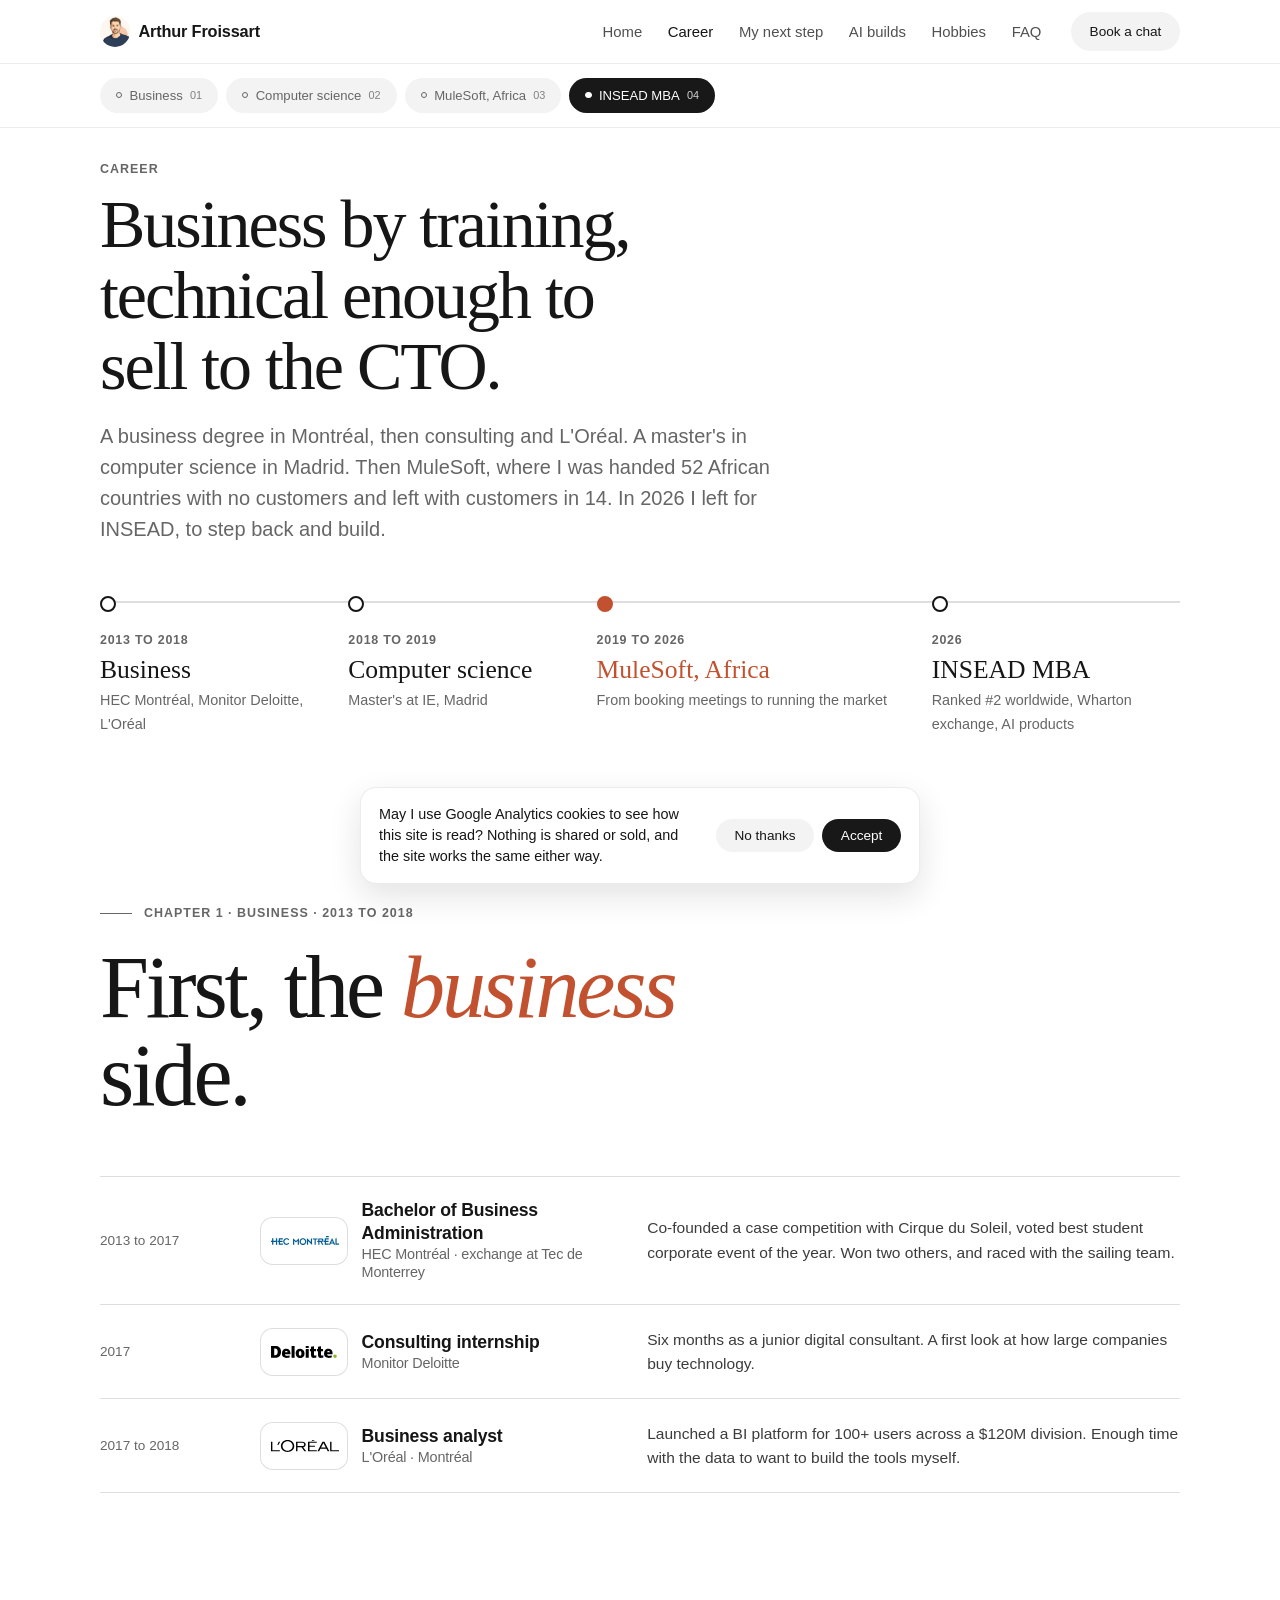
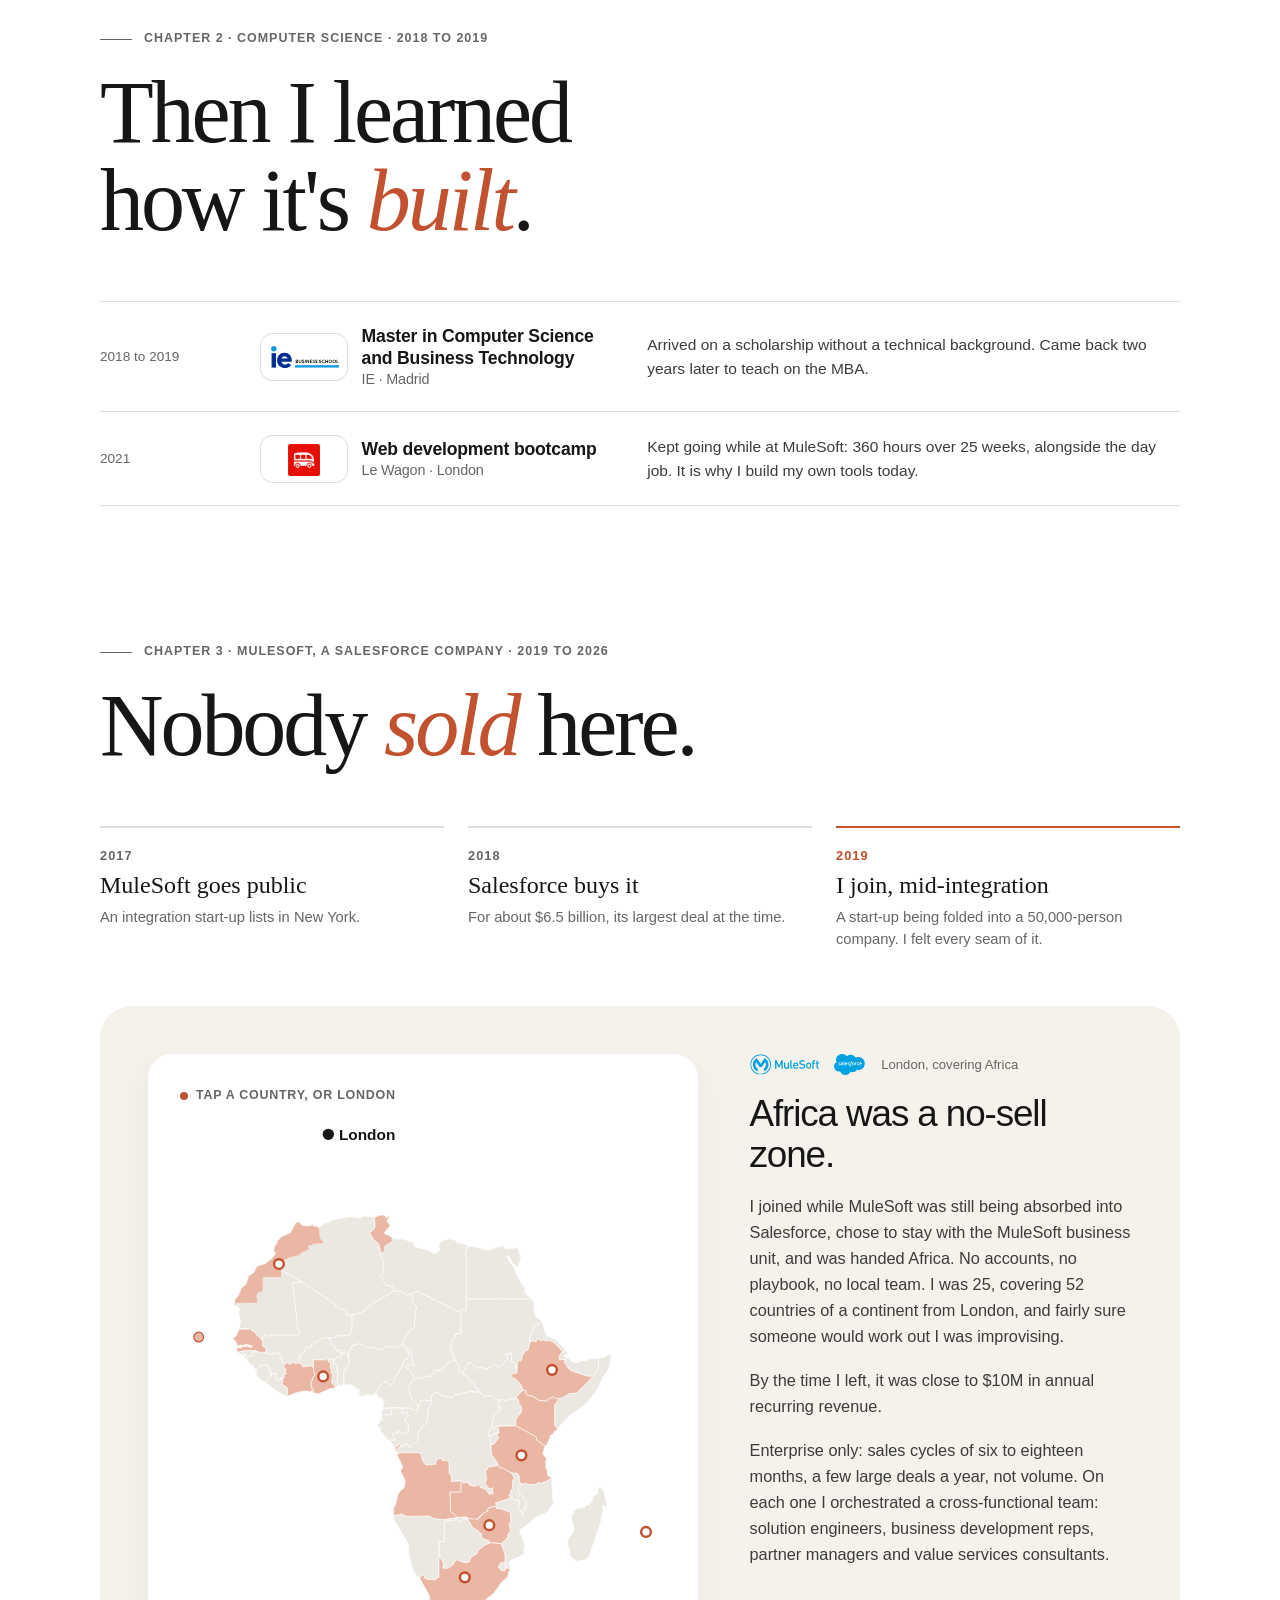
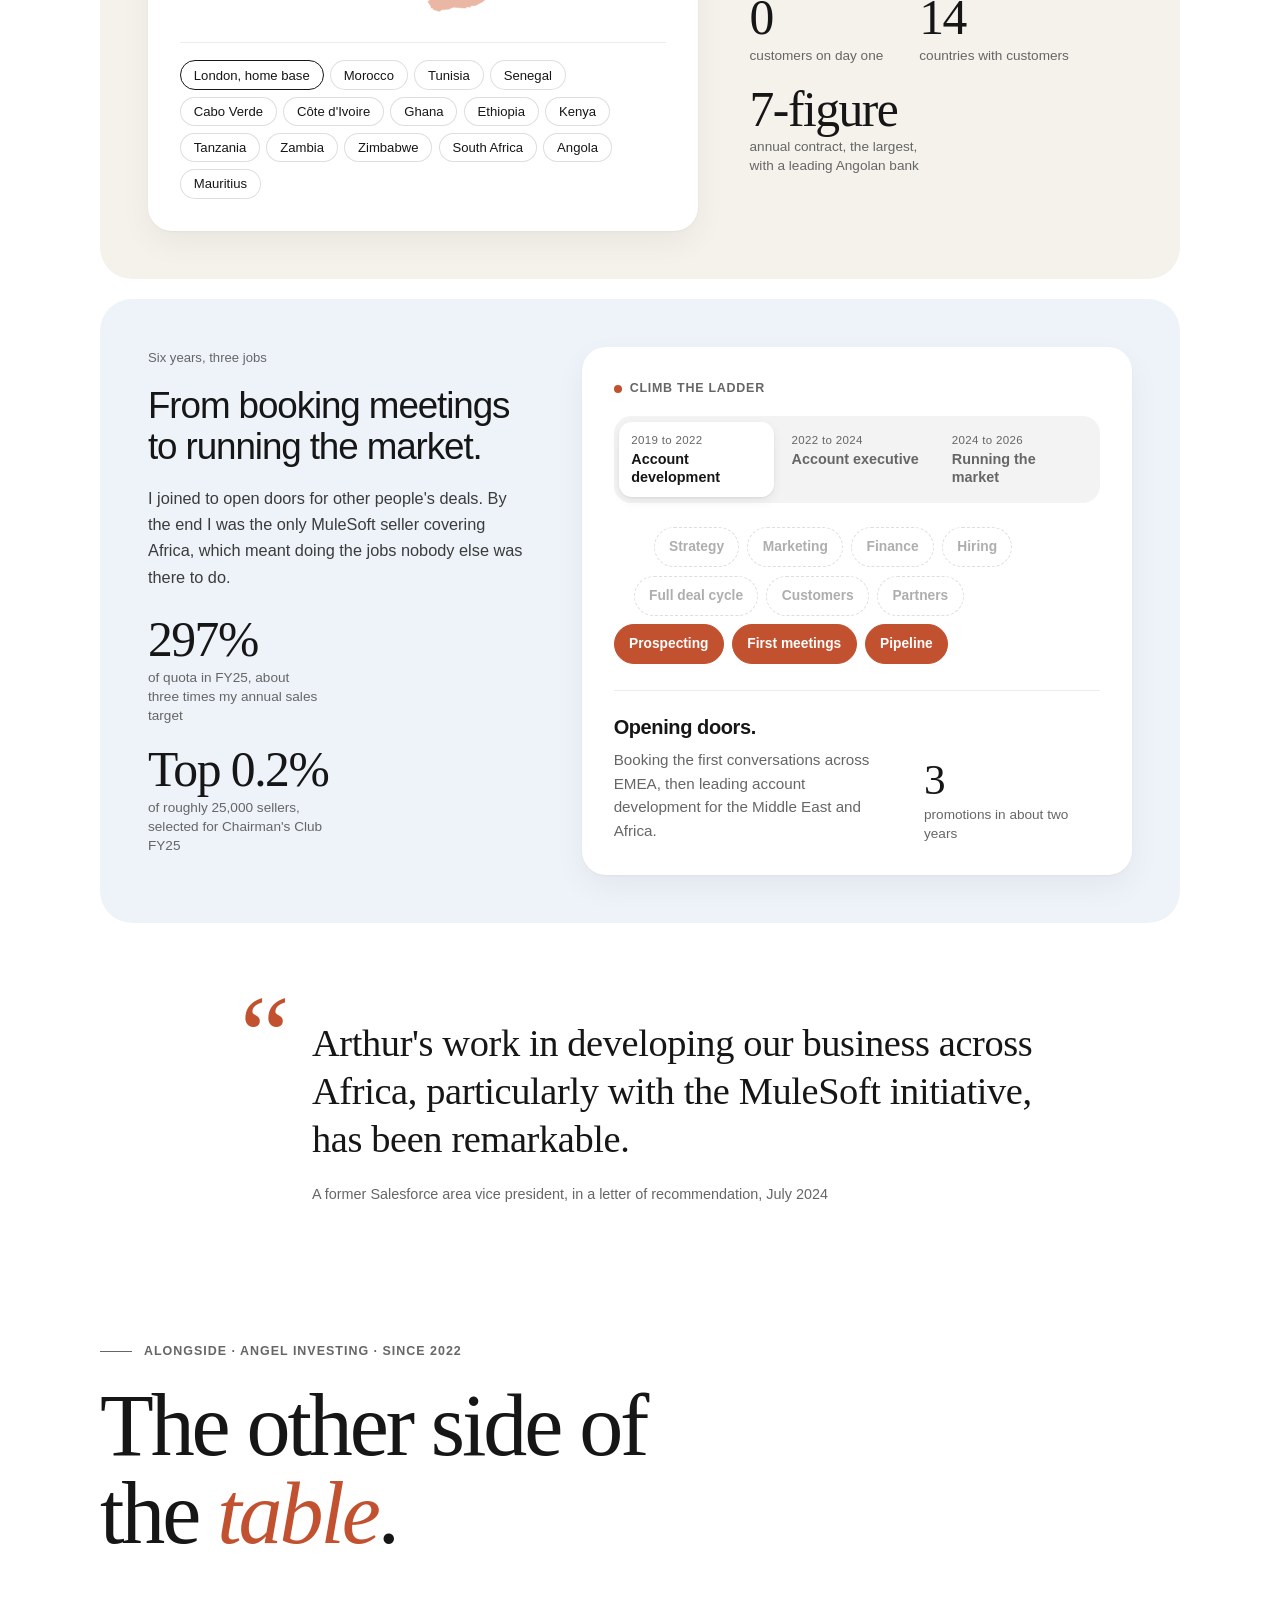
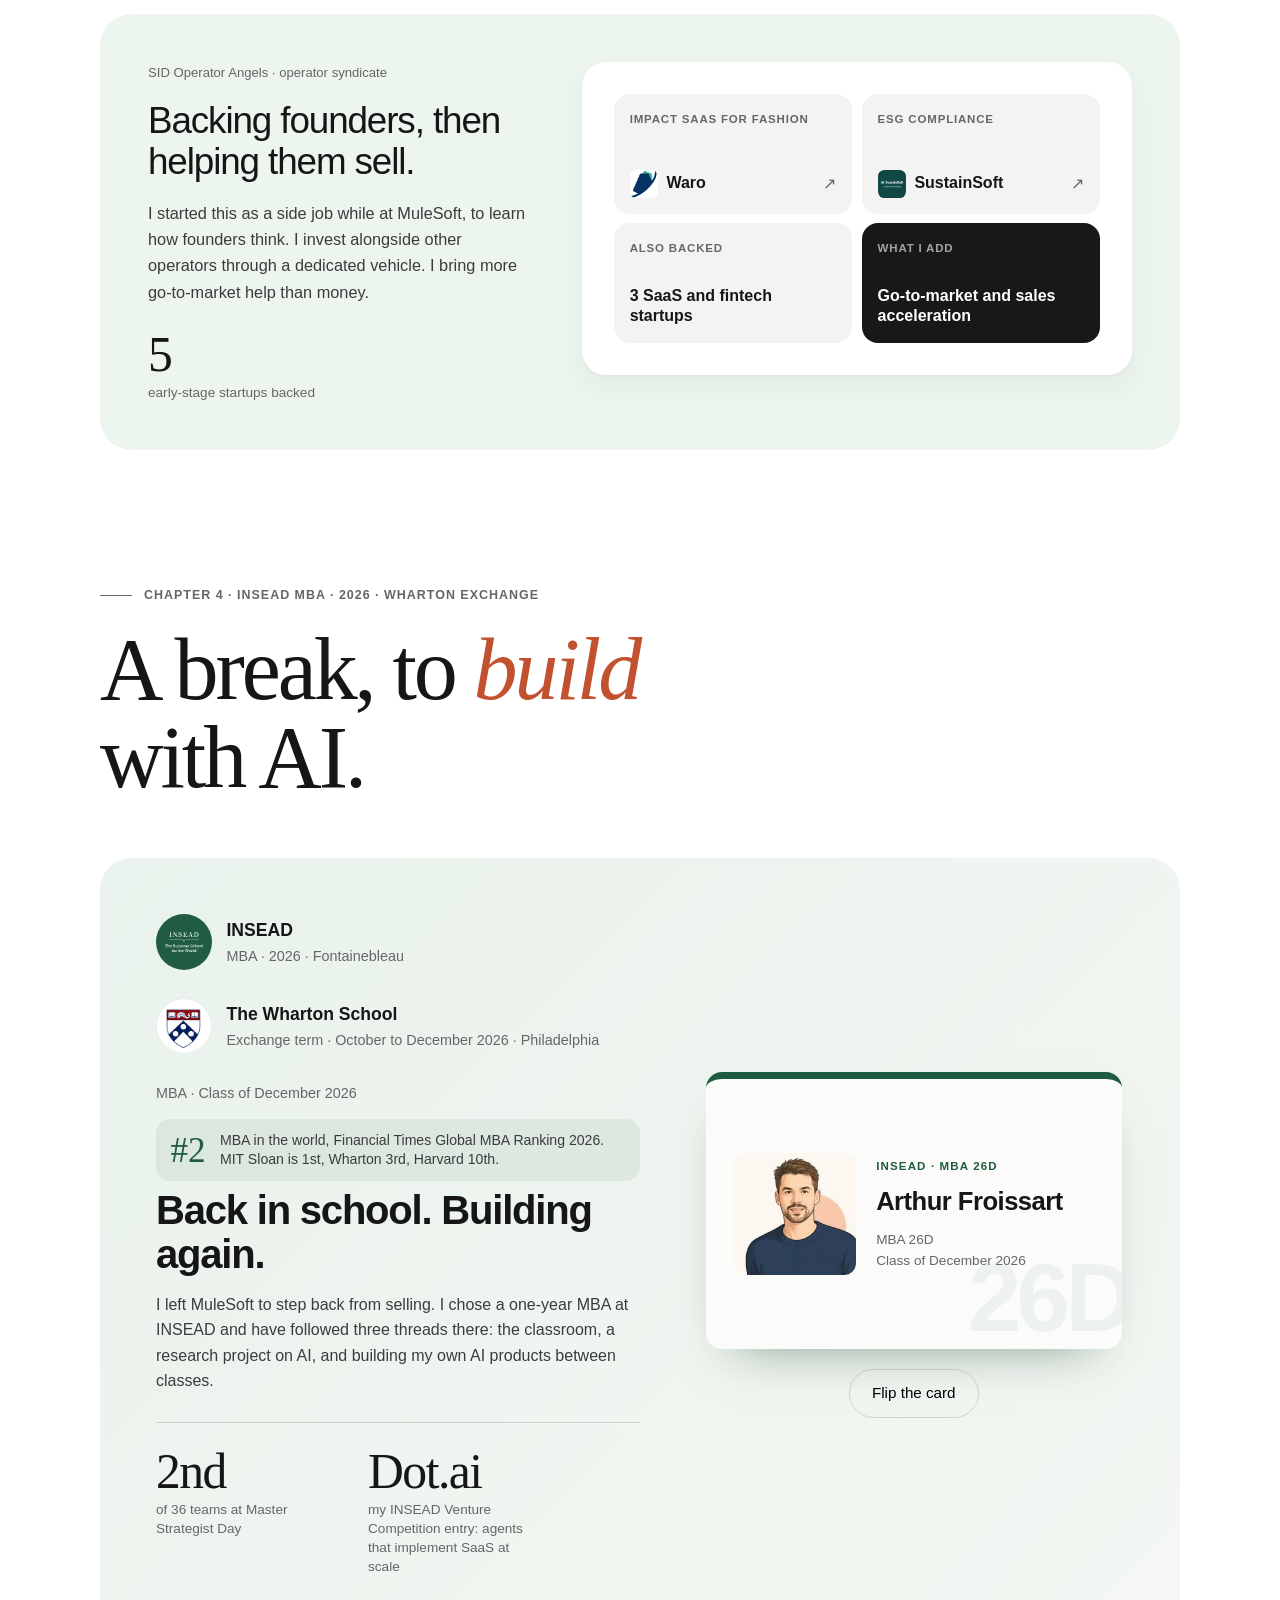
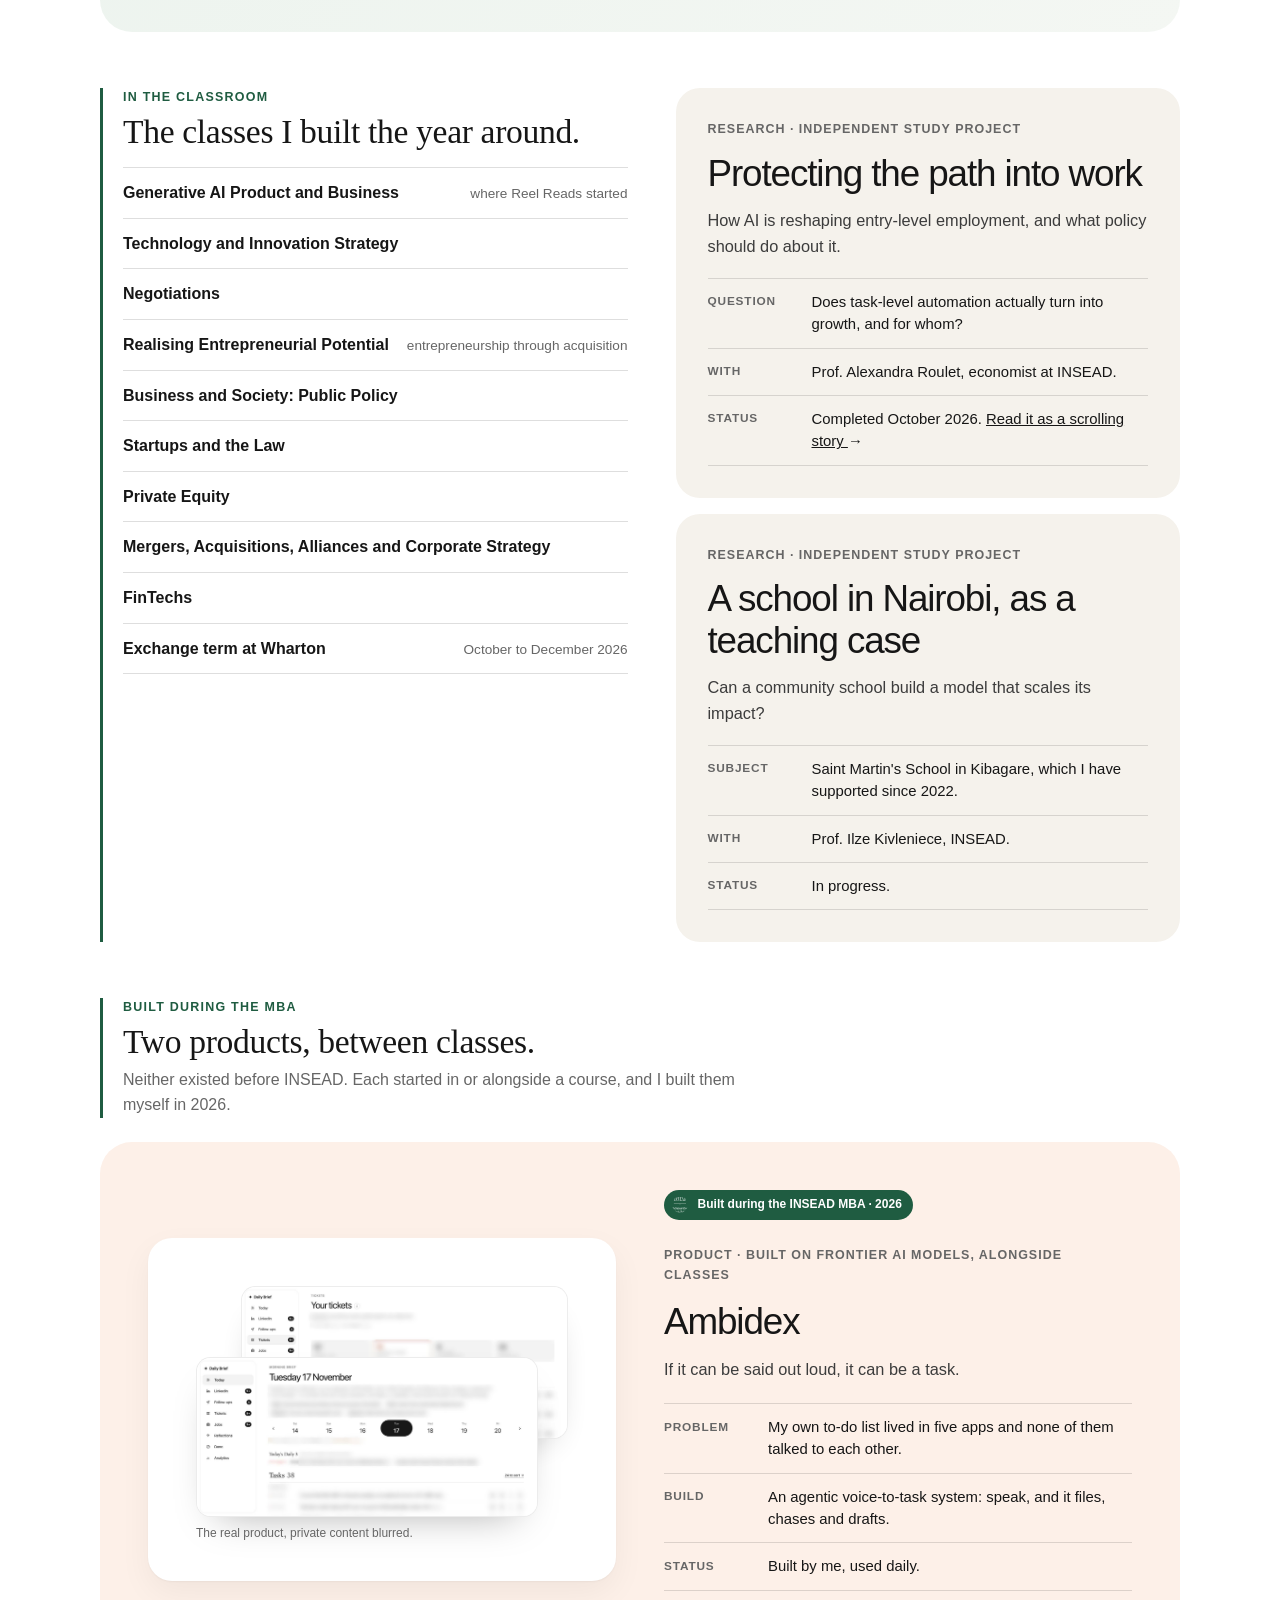
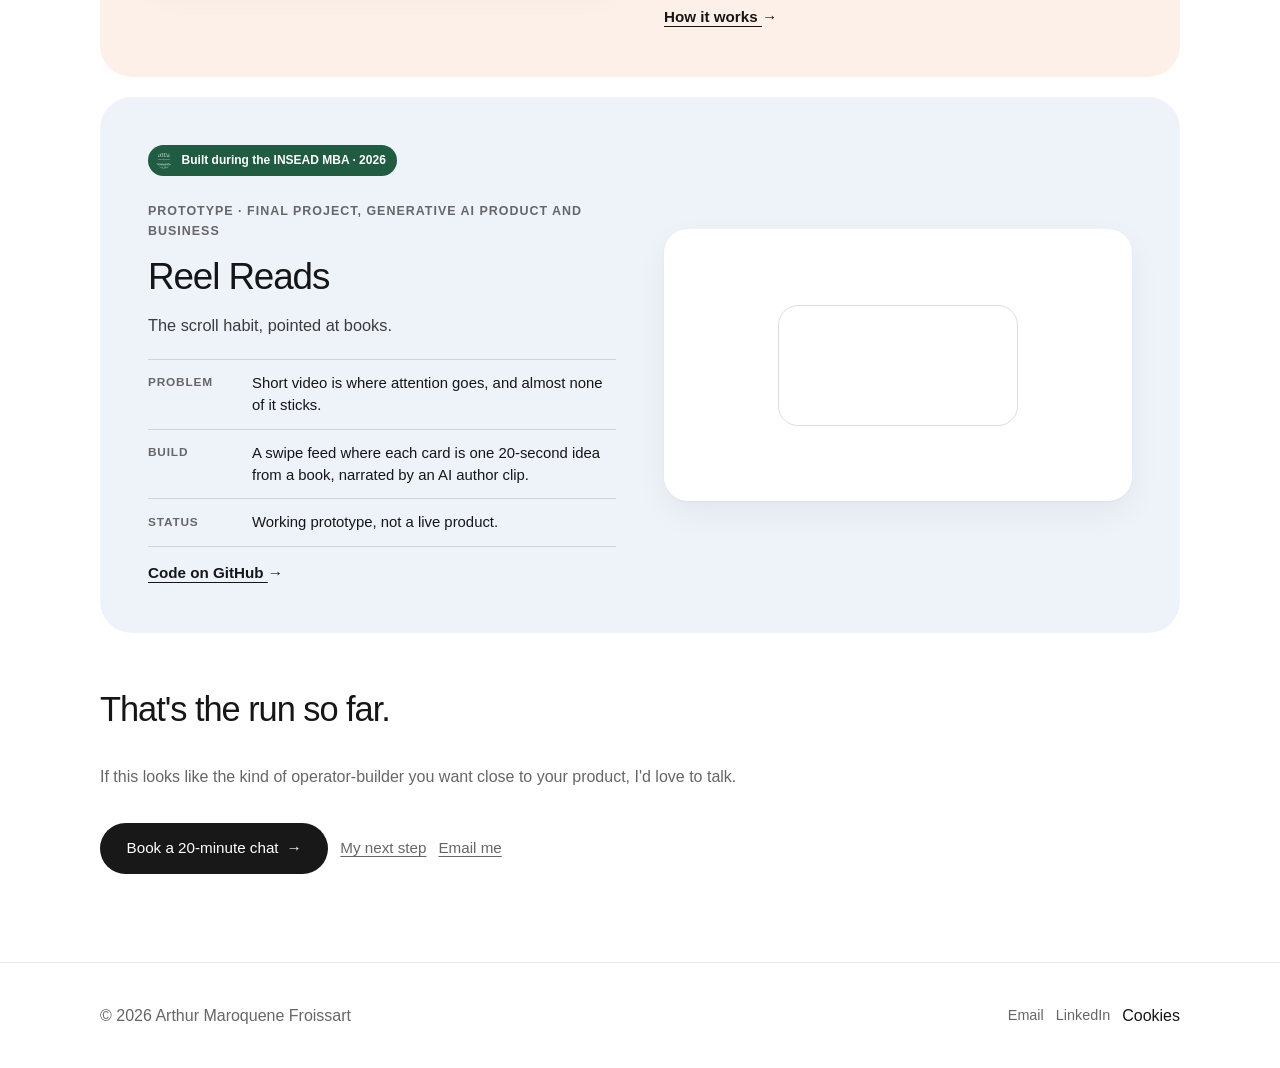
<file: career.html>
<!DOCTYPE html>
<html lang="en-GB">
<head>
  <meta charset="UTF-8">
  <meta name="viewport" content="width=device-width, initial-scale=1.0">
  <title>Career · Arthur Froissart</title>
  <meta name="description" content="Arthur Froissart's career in four chapters: building MuleSoft's business across Africa, angel investing, building with AI at INSEAD, and what came before.">
  <meta property="og:type" content="website">
  <meta property="og:title" content="Career · Arthur Froissart">
  <meta property="og:description" content="Arthur Froissart's career in four chapters: building MuleSoft's business across Africa, angel investing, building with AI at INSEAD, and what came before.">
  <meta property="og:image" content="https://arthurmf.com/assets/og-card.jpg">
  <meta property="og:image:width" content="1200">
  <meta property="og:image:height" content="630">
  <meta name="twitter:card" content="summary_large_image">
  <link rel="icon" href="/favicon.ico" sizes="48x48">
  <link rel="icon" href="/favicon.svg" type="image/svg+xml">
  <link rel="icon" href="/favicon-192.png" type="image/png" sizes="192x192">
  <link rel="apple-touch-icon" href="/apple-touch-icon.png">
  <link rel="canonical" href="https://arthurmf.com/career.html">
  <link rel="stylesheet" href="style.css">
  <script>document.documentElement.classList.add("js");</script>
</head>
<body>
  <a class="skip-link" href="#main">Skip to content</a>

  <header class="site-header">
    <div class="site-header__inner">
      <a class="site-header__brand" href="index.html">
        <img src="assets/illustrations/avatar.jpg" alt="">
        Arthur Froissart
      </a>

      <button class="nav-toggle" data-nav-toggle aria-expanded="false" aria-controls="site-nav">
        <span class="nav-toggle__bar"></span>
        <span class="visually-hidden">Menu</span>
      </button>

      <nav class="site-nav" id="site-nav" data-site-nav aria-label="Primary">
        <ul class="site-nav__list">
          <li><a class="site-nav__link" href="index.html">Home</a></li>
          <li><a class="site-nav__link is-active" href="career.html" aria-current="page">Career</a></li>
          <li><a class="site-nav__link" href="my-next-step.html">My next step</a></li>
          <li><a class="site-nav__link" href="builds.html">AI builds</a></li>
          <li><a class="site-nav__link" href="outside.html">Hobbies</a></li>
          <li><a class="site-nav__link" href="faq.html">FAQ</a></li>
          <li><a class="btn btn--secondary btn--sm site-nav__cta" href="https://calendar.app.google/GeE9MD7jo6RR16AK8" target="_blank" rel="noopener" data-cta="book-header">Book a chat</a></li>
        </ul>
      </nav>
    </div>
  </header>

  <nav class="subnav" data-subnav-spy aria-label="Career chapters">
    <div class="subnav__scroll">
      <ul class="subnav__list">
        <li><a class="subnav__link" href="#business"><span class="subnav__dot"></span>Business<span class="subnav__index">01</span></a></li>
        <li><a class="subnav__link" href="#computer-science"><span class="subnav__dot"></span>Computer science<span class="subnav__index">02</span></a></li>
        <li><a class="subnav__link" href="#mulesoft"><span class="subnav__dot"></span>MuleSoft, Africa<span class="subnav__index">03</span></a></li>
        <li><a class="subnav__link" href="#insead"><span class="subnav__dot"></span>INSEAD MBA<span class="subnav__index">04</span></a></li>
      </ul>
    </div>
    <span class="subnav__progress" aria-hidden="true"></span>
  </nav>

  <main id="main">
    <section class="section section--tight career-intro">
      <div class="container">
        <span class="eyebrow">Career</span>
        <h1>Business by training, technical enough to sell to the CTO.</h1>
        <p class="career-intro__lede reveal">A business degree in Montréal, then consulting and L'Oréal. A master's in computer science in Madrid. Then MuleSoft, where I was handed 52 African countries with no customers and left with customers in 14. In 2026 I left for INSEAD, to step back and build.</p>
        <ol class="route">
          <li class="route__item reveal"><a class="route__step" href="#business"><span class="route__years">2013 to 2018</span><span class="route__name">Business</span><span class="route__sub">HEC Montréal, Monitor Deloitte, L'Oréal</span></a></li>
          <li class="route__item reveal" style="--d: 0.1s"><a class="route__step" href="#computer-science"><span class="route__years">2018 to 2019</span><span class="route__name">Computer science</span><span class="route__sub">Master's at IE, Madrid</span></a></li>
          <li class="route__item route__item--main reveal" style="--d: 0.2s"><a class="route__step" href="#mulesoft"><span class="route__years">2019 to 2026</span><span class="route__name">MuleSoft, Africa</span><span class="route__sub">From booking meetings to running the market</span></a></li>
          <li class="route__item reveal" style="--d: 0.3s"><a class="route__step" href="#insead"><span class="route__years">2026</span><span class="route__name">INSEAD MBA</span><span class="route__sub">Ranked #2 worldwide, Wharton exchange, AI products</span></a></li>
        </ol>
      </div>
    </section>

    <!-- ============ Chapter 1: Business ============ -->
    <section class="chapter" id="business">
      <div class="container">
        <div class="interlude">
          <p class="interlude__kicker reveal">Chapter 1 · Business · 2013 to 2018</p>
          <h2 class="interlude__line reveal" style="--d: 0.1s">First, the <em>business</em> side.</h2>
        </div>

        <ul class="early-rows">
          <li class="early-row reveal">
            <span class="early-row__years">2013 to 2017</span>
            <span class="early-row__role"><span class="early-row__logo"><img src="assets/logos/hec-montreal.svg" alt="HEC Montréal" loading="lazy"></span><span>Bachelor of Business Administration<span class="early-row__org">HEC Montréal · exchange at Tec de Monterrey</span></span></span>
            <span class="early-row__text">Co-founded a case competition with Cirque du Soleil, voted best student corporate event of the year. Won two others, and raced with the sailing team.</span>
          </li>
          <li class="early-row reveal">
            <span class="early-row__years">2017</span>
            <span class="early-row__role"><span class="early-row__logo"><img src="assets/logos/deloitte.svg" alt="Deloitte" loading="lazy"></span><span>Consulting internship<span class="early-row__org">Monitor Deloitte</span></span></span>
            <span class="early-row__text">Six months as a junior digital consultant. A first look at how large companies buy technology.</span>
          </li>
          <li class="early-row reveal">
            <span class="early-row__years">2017 to 2018</span>
            <span class="early-row__role"><span class="early-row__logo"><img src="assets/logos/loreal.svg" alt="L'Oréal" loading="lazy"></span><span>Business analyst<span class="early-row__org">L'Oréal · Montréal</span></span></span>
            <span class="early-row__text">Launched a BI platform for 100+ users across a $120M division. Enough time with the data to want to build the tools myself.</span>
          </li>
        </ul>
      </div>
    </section>

    <!-- ============ Chapter 2: Computer science ============ -->
    <section class="chapter" id="computer-science">
      <div class="container">
        <div class="interlude">
          <p class="interlude__kicker reveal">Chapter 2 · Computer science · 2018 to 2019</p>
          <h2 class="interlude__line reveal" style="--d: 0.1s">Then I learned how it's <em>built</em>.</h2>
        </div>

        <ul class="early-rows">
          <li class="early-row reveal">
            <span class="early-row__years">2018 to 2019</span>
            <span class="early-row__role"><span class="early-row__logo"><img src="assets/logos/ie-business-school.svg" alt="IE" loading="lazy"></span><span>Master in Computer Science and Business Technology<span class="early-row__org">IE · Madrid</span></span></span>
            <span class="early-row__text">Arrived on a scholarship without a technical background. Came back two years later to teach on the MBA.</span>
          </li>
          <li class="early-row reveal">
            <span class="early-row__years">2021</span>
            <span class="early-row__role"><span class="early-row__logo"><img src="assets/logos/lewagon.png" alt="Le Wagon" loading="lazy"></span><span>Web development bootcamp<span class="early-row__org">Le Wagon · London</span></span></span>
            <span class="early-row__text">Kept going while at MuleSoft: 360 hours over 25 weeks, alongside the day job. It is why I build my own tools today.</span>
          </li>
        </ul>
      </div>
    </section>

    <!-- ============ Chapter 3: MuleSoft ============ -->
    <section class="chapter" id="mulesoft">
      <div class="container">
        <div class="interlude">
          <p class="interlude__kicker reveal">Chapter 3 · MuleSoft, a Salesforce company · 2019 to 2026</p>
          <h2 class="interlude__line reveal" style="--d: 0.1s">Nobody <em>sold</em> here.</h2>
        </div>

        <ol class="backstory">
          <li class="backstory__step reveal"><span class="backstory__year">2017</span><span class="backstory__what">MuleSoft goes public</span><span class="backstory__sub">An integration start-up lists in New York.</span></li>
          <li class="backstory__step reveal" style="--d: 0.12s"><span class="backstory__year">2018</span><span class="backstory__what">Salesforce buys it</span><span class="backstory__sub">For about $6.5 billion, its largest deal at the time.</span></li>
          <li class="backstory__step backstory__step--me reveal" style="--d: 0.24s"><span class="backstory__year">2019</span><span class="backstory__what">I join, mid-integration</span><span class="backstory__sub">A start-up being folded into a 50,000-person company. I felt every seam of it.</span></li>
        </ol>

        <div class="panel panel--flip" style="--tint: var(--tint-sand)">
          <div class="exhibit reveal">
            <p class="exhibit__hint">Tap a country, or London</p>
            <div class="africa" data-africa>
              <svg class="africa__svg" viewBox="0 -105 600 615" aria-hidden="true" focusable="false">
                <g class="africa__land">
          <path d="M241.9 10.6L239.4 13.5L240.7 22.4L239.7 25.6L234.7 30.1L234.6 31.7L240.3 40.5L245.1 43.7L248.3 56.2L246.9 57.0L250.3 63.4L250.8 80.7L247.7 84.0L251.6 89.5L253.3 94.6L261.9 96.5L265.0 101.9L234.5 119.9L223.3 129.3L206.2 132.7L204.7 131.6L205.7 129.8L204.9 126.8L195.5 123.5L191.5 120.2L191.4 118.3L149.3 90.9L124.6 76.3L124.6 66.7L134.9 60.4L138.5 60.7L139.5 59.0L146.5 58.1L149.8 54.6L158.7 51.2L157.5 49.7L158.0 46.3L163.1 45.3L164.1 43.7L175.3 43.5L176.4 41.0L173.7 38.9L172.2 35.2L171.4 25.5L168.5 23.1L172.2 22.6L180.7 17.9L183.3 18.1L185.7 15.9L192.1 13.5L209.3 10.9L216.0 10.9L219.6 12.6L227.7 9.6L230.7 10.7L232.8 10.4L232.6 9.6L237.4 11.2Z"/>
          <path d="M194.6 219.5L195.7 219.0L194.0 214.3L194.5 200.3L193.0 198.1L192.6 193.8L188.9 191.4L189.0 189.0L193.3 184.0L197.1 184.2L199.7 181.3L199.7 178.7L203.0 177.7L208.0 182.3L207.3 184.3L209.7 189.7L204.3 200.0L202.5 200.3L202.0 218.5Z"/>
          <path d="M355.4 382.8L361.5 394.7L368.4 398.5L369.1 401.1L372.0 401.4L371.8 405.0L374.1 408.4L381.0 410.0L381.1 411.5L383.3 412.7L375.4 416.1L367.8 422.1L366.1 426.6L359.8 430.1L357.1 436.3L350.6 437.1L340.4 433.9L337.3 439.5L331.1 444.3L324.3 444.2L325.0 438.0L322.5 432.8L319.5 430.3L319.4 411.4L326.2 411.4L326.2 386.4L341.5 384.2L344.1 387.3L348.5 384.4Z"/>
          <path d="M189.7 187.0L181.6 185.9L179.3 187.5L164.4 187.0L165.1 197.5L161.7 194.5L152.1 195.7L146.0 190.9L146.3 186.7L147.9 184.4L147.6 181.4L153.5 177.9L153.1 175.6L154.9 174.8L154.2 172.6L155.1 171.7L156.8 170.7L159.6 172.2L161.1 171.5L161.5 168.9L163.5 169.0L166.0 165.1L169.2 165.5L170.2 163.5L178.4 159.5L185.1 160.4L184.7 163.2L186.5 166.8L191.8 171.0L190.3 170.9L190.3 173.1L194.2 175.9L197.9 175.4L198.7 177.0L197.7 178.1L199.8 180.9L197.1 184.2L193.3 184.0Z"/>
          <path d="M391.4 278.1L390.5 281.3L392.9 282.1L393.1 283.6L388.6 289.6L385.7 292.1L383.5 292.1L382.3 288.4L381.2 279.5L385.5 280.8L387.1 277.7Z"/>
          <path d="M241.8 229.5L244.8 221.6L250.1 215.8L255.7 213.8L260.0 217.9L264.3 213.4L263.6 212.3L266.8 205.5L270.5 201.8L276.8 187.9L282.7 183.4L283.0 179.2L280.1 177.6L279.2 172.9L281.9 173.3L284.6 176.8L286.2 181.3L286.5 189.4L290.1 193.7L280.5 193.9L278.6 195.9L286.4 203.6L289.3 208.8L285.8 215.7L281.8 220.4L283.0 221.9L282.6 225.9L286.5 235.8L292.8 242.0L293.6 246.4L292.8 250.4L282.7 246.8L262.2 246.1L251.5 247.1L250.2 246.1L251.0 239.8L248.6 236.0L249.8 235.6L249.5 234.2L247.7 235.1L244.8 234.0L244.2 230.8L242.5 230.0L241.9 231.0Z"/>
          <path d="M347.8 202.9L348.8 205.4L352.6 206.5L355.0 208.7L355.5 211.3L362.9 216.7L363.9 220.5L368.2 222.9L369.9 227.1L357.2 225.7L354.0 228.0L349.0 227.8L342.8 230.1L339.1 229.7L336.1 233.7L323.4 231.5L321.1 229.0L316.2 226.9L310.0 232.2L310.2 238.1L302.5 236.7L296.6 238.0L293.6 246.4L292.8 242.0L288.7 238.3L283.8 230.5L283.0 221.9L281.7 220.7L288.9 210.6L292.1 210.7L296.1 208.3L297.7 210.5L303.6 207.5L309.8 207.1L313.5 202.9L312.0 201.3L321.9 199.7L331.0 191.8L331.4 189.7L336.6 187.0L339.0 187.5L344.4 195.0L343.7 201.9Z"/>
          <path d="M346.7 129.2L346.6 154.9L340.7 155.0L339.6 156.2L339.5 158.7L335.8 162.9L336.9 165.5L333.9 168.0L334.8 171.2L332.0 174.8L335.6 175.7L337.2 183.1L339.5 184.7L339.0 187.5L336.6 187.0L331.6 189.4L331.0 191.8L321.9 199.7L312.5 201.0L313.5 202.9L310.5 206.1L309.8 207.1L303.6 207.5L298.0 210.4L296.1 208.3L292.1 210.7L288.9 210.6L289.3 208.8L286.4 203.6L278.6 195.9L280.5 193.9L290.1 193.7L286.5 189.4L286.2 181.3L284.6 176.8L281.9 173.3L279.2 172.9L276.1 168.6L275.0 164.0L281.3 154.7L288.8 146.8L290.6 126.5L292.1 123.4L286.8 115.4L285.5 105.4L292.3 102.4Z"/>
          <path d="M259.3 288.4L261.8 285.7L264.4 286.7L264.8 284.4L262.1 281.1L262.5 277.7L268.2 277.6L268.1 274.9L269.2 274.2L271.9 277.5L275.2 278.1L277.0 276.3L278.8 278.7L281.4 274.7L282.0 265.7L277.8 263.2L278.5 259.4L281.7 255.7L280.0 252.5L273.5 253.3L274.0 247.1L282.7 246.8L290.6 248.8L293.3 250.1L292.9 247.5L296.6 238.0L302.2 236.7L307.1 238.0L309.2 237.2L310.2 239.3L306.5 248.1L304.3 265.5L298.4 270.1L293.9 276.6L293.4 285.4L291.5 288.6L283.6 295.0L281.6 294.7L281.2 291.0L276.9 292.1L276.5 293.9L274.8 294.7L270.6 291.9L265.3 295.8Z"/>
          <path d="M392.7 317.5L380.1 319.5L379.9 321.5L376.7 324.5L378.3 328.7L378.3 334.4L376.4 339.9L377.3 342.1L381.2 345.8L384.1 346.2L384.3 345.0L386.2 344.5L386.1 353.2L384.6 351.9L381.6 352.9L376.8 346.9L370.8 344.7L368.3 340.5L366.0 343.2L360.6 342.7L356.0 340.8L355.6 338.0L349.4 339.4L349.3 337.5L346.6 335.7L335.1 337.9L335.1 331.6L331.9 326.2L331.7 311.5L323.7 311.3L323.6 308.9L318.8 309.3L316.4 310.4L315.1 316.0L303.1 316.9L299.1 311.2L297.1 303.7L295.3 301.9L272.0 301.5L268.0 302.5L266.7 301.0L268.6 300.5L268.3 296.3L272.6 293.1L274.6 294.6L276.5 293.9L276.9 292.1L281.2 291.0L281.6 294.7L283.6 295.0L292.3 287.4L293.9 282.4L293.9 276.6L298.4 270.1L304.3 265.5L306.5 248.1L310.2 239.3L309.9 232.8L313.3 228.5L317.5 227.0L323.4 231.5L336.1 233.7L339.1 229.7L342.8 230.1L349.0 227.8L354.0 228.0L357.2 225.7L366.0 227.4L368.0 226.5L375.3 232.2L378.9 231.2L382.3 231.9L385.4 230.6L393.7 238.2L392.6 245.1L396.3 247.2L387.2 256.2L384.7 271.2L382.1 273.5L381.7 276.7L379.8 278.4L382.3 282.6L383.0 295.1L384.9 300.7L384.5 304.7L389.0 309.7Z"/>
          <path d="M477.7 183.6L475.5 187.0L467.8 187.1L467.8 182.3L472.5 176.7L474.0 177.6L476.8 175.4L478.6 179.6L472.7 183.1Z"/>
          <path d="M434.3 112.2L397.4 112.2L397.1 110.8L395.8 112.2L353.5 112.2L353.5 63.4L351.6 56.4L353.3 53.2L352.6 48.7L354.6 46.5L356.2 47.5L359.7 46.8L381.3 52.2L390.3 47.9L393.9 47.1L391.4 48.2L393.3 48.0L395.0 46.9L400.4 47.3L402.1 48.7L400.5 47.7L399.6 49.0L401.9 50.4L402.9 49.0L405.3 50.5L416.1 48.8L420.9 61.4L416.3 73.0L409.7 67.5L405.0 58.0L403.6 60.3L407.3 67.6L411.7 72.1L414.5 80.6L422.9 95.4L426.9 99.0L425.0 100.1L426.3 105.8Z"/>
          <path d="M260.6 247.1L260.7 255.0L248.8 254.8L247.4 254.1L250.3 248.7L250.2 246.1L251.5 247.1Z"/>
          <path d="M432.0 164.9L431.3 158.9L434.6 151.0L435.3 145.8L438.0 145.8L438.9 144.0L443.7 142.2L446.1 139.4L450.8 153.5L454.1 159.0L454.7 156.6L457.0 159.7L463.6 162.4L471.6 170.7L474.6 174.3L476.6 174.6L473.8 177.6L471.8 177.0L461.2 165.8L456.6 163.5L450.1 163.3L449.0 162.3L444.9 163.7L441.2 160.8L439.1 165.6L436.9 163.5Z"/>
          <path d="M274.0 247.1L273.5 253.3L280.0 252.5L281.7 255.7L278.5 259.4L277.8 263.2L282.0 265.7L281.4 274.7L278.8 278.7L277.0 276.3L275.2 278.1L271.9 277.5L269.2 274.2L268.1 274.9L268.2 277.6L262.5 277.7L262.1 281.1L264.8 284.4L264.4 286.7L261.8 285.7L260.4 286.6L259.3 288.4L250.0 278.9L252.0 279.1L249.0 277.9L245.0 270.7L247.0 272.9L248.2 272.4L246.8 272.1L247.2 270.8L245.2 270.6L242.8 265.8L244.4 266.5L246.8 264.2L247.2 259.5L250.2 261.5L251.6 260.5L248.5 259.8L247.0 258.0L249.0 257.9L248.8 254.8L260.7 255.0L260.8 246.2Z"/>
          <path d="M71.0 169.4L78.1 169.4L81.4 167.9L85.6 170.0L88.6 169.7L89.4 171.1L86.7 171.8L80.6 169.6L79.7 170.7L69.6 173.0L69.2 171.1L70.2 170.2L72.0 171.6L78.7 170.2L72.4 171.1Z"/>
          <path d="M113.7 204.1L110.8 205.1L112.2 202.7L110.9 198.5L107.4 194.0L99.1 194.5L95.0 199.9L93.2 200.3L92.2 197.7L90.5 197.0L90.5 194.3L85.5 192.1L83.1 187.5L81.3 188.1L83.8 183.5L90.2 182.0L88.7 179.0L90.4 178.1L90.2 175.6L99.3 177.9L106.2 177.5L105.4 178.8L106.7 180.1L109.3 178.8L110.8 180.9L112.4 179.3L117.3 180.0L120.0 178.5L119.9 176.9L122.4 177.8L123.6 182.4L126.5 184.5L124.7 186.9L126.9 187.1L127.4 190.5L129.3 191.9L128.3 197.2L129.9 197.8L130.7 200.1L129.5 202.0L131.4 204.6L127.8 204.1L127.5 205.7L129.1 206.9L127.8 210.2L124.7 209.5L123.2 212.4L121.6 212.7L119.2 211.4L118.9 205.0L117.1 203.7Z"/>
          <path d="M70.0 177.8L80.3 175.6L90.2 175.6L90.4 178.1L88.7 179.0L90.2 182.0L83.8 183.5L81.3 187.4L81.2 186.0L80.1 186.8L78.3 184.2L81.1 182.9L78.2 181.7L81.1 180.4L75.2 181.7L75.3 180.6L72.6 179.8L73.1 178.6Z"/>
          <path d="M379.0 466.5L376.7 466.8L374.4 470.1L372.3 469.9L369.8 467.9L367.6 463.5L370.1 461.4L372.2 458.6L378.3 456.2L383.5 460.8L381.5 465.2Z"/>
          <path d="M105.3 214.8L114.6 203.9L118.9 205.0L119.2 211.4L123.2 212.4L124.2 210.1L126.2 210.7L127.2 213.7L125.1 217.5L130.0 219.4L130.6 221.2L132.9 222.1L132.3 232.2L121.5 227.4Z"/>
          <path d="M248.3 56.2L253.1 52.5L252.4 47.8L253.5 46.3L261.8 41.4L261.8 36.2L267.1 38.4L273.9 38.0L286.8 41.5L290.4 48.1L304.8 51.5L313.6 56.0L317.7 54.5L320.4 51.2L319.1 45.4L320.4 42.7L323.8 40.3L331.3 37.8L340.6 40.0L341.9 42.7L353.8 45.0L354.6 46.5L352.6 48.7L353.4 52.5L351.6 56.4L352.3 59.1L353.5 63.4L353.5 125.8L346.7 125.8L346.7 129.2L292.3 102.4L280.3 108.0L275.3 104.2L265.0 101.9L261.9 96.5L253.8 95.0L247.7 84.0L250.6 81.2L250.9 79.2L249.9 76.0L251.0 72.9L250.4 63.8L246.9 57.0Z"/>
          <path d="M520.5 346.3L523.2 350.7L526.9 366.4L525.0 370.3L522.9 366.9L521.3 367.3L522.5 373.9L519.9 379.0L519.3 386.5L504.4 430.4L501.4 432.8L493.1 435.6L490.4 435.5L483.0 431.8L480.6 427.0L480.9 421.8L477.7 413.3L479.4 407.0L482.2 403.7L485.2 398.8L485.9 394.7L482.4 381.4L485.7 375.4L485.8 372.3L497.5 368.8L499.1 370.1L499.6 367.3L502.8 365.3L503.9 366.8L505.6 362.2L506.4 361.9L506.5 363.9L508.5 361.3L509.8 361.6L508.5 359.5L510.0 356.7L509.6 354.7L511.7 355.1L515.4 352.0L515.5 346.4L518.2 343.9Z"/>
          <path d="M409.4 357.1L407.9 357.2L405.8 354.2L407.8 351.7L408.1 347.7L411.5 345.8L409.7 344.2L410.6 337.7L409.8 335.9L412.5 333.6L407.5 325.8L414.0 327.6L415.4 326.7L418.4 330.0L418.8 333.4L418.9 337.1L421.3 340.5L419.0 340.8L417.2 344.5L418.6 352.6L421.7 354.6L427.4 361.6L426.7 371.0L423.8 371.9L422.7 374.4L423.6 378.1L422.2 378.2L422.1 376.3L416.5 369.8L418.5 365.8L418.2 361.1L417.1 359.8L412.3 360.9Z"/>
          <path d="M106.2 177.5L106.1 173.8L104.5 170.9L103.1 171.3L101.6 169.1L101.9 165.2L100.1 161.1L102.4 160.6L105.4 155.5L109.2 158.8L110.9 156.9L119.4 156.7L120.0 155.2L121.2 156.4L146.1 156.4L147.2 151.1L145.3 149.1L138.8 91.8L150.8 91.8L191.4 118.3L191.5 120.2L195.5 123.5L204.9 126.8L205.7 129.8L204.7 131.6L205.7 132.5L212.3 131.6L212.4 146.2L209.7 155.0L207.4 157.4L192.4 157.9L188.5 160.1L178.4 159.5L170.2 163.5L169.2 165.5L166.0 165.1L163.5 169.0L161.5 168.9L161.1 171.5L159.6 172.2L156.1 170.8L154.2 172.6L154.9 174.8L153.1 175.6L153.5 177.9L147.6 181.4L146.0 190.9L142.6 192.5L141.2 192.0L141.0 188.9L139.9 190.0L138.4 189.3L138.1 191.4L136.3 191.5L135.9 192.8L132.6 190.8L129.3 192.7L127.4 190.5L126.9 187.1L124.7 186.9L126.5 184.5L123.6 182.4L121.6 177.1L119.7 177.0L120.0 178.5L117.5 179.9L113.7 178.8L110.8 180.9L109.3 178.8L106.7 180.1L105.4 178.8Z"/>
          <path d="M100.1 161.1L93.8 155.6L92.4 152.6L89.3 152.0L84.8 148.5L73.2 149.4L71.2 154.1L74.6 140.2L73.4 132.6L71.3 130.1L72.7 129.1L71.8 129.4L73.4 124.3L68.8 118.4L67.6 119.7L68.2 116.8L95.1 116.7L94.2 106.6L97.8 103.6L101.8 102.2L101.9 94.2L101.9 85.0L124.6 85.0L124.6 76.3L150.8 91.8L138.8 91.8L145.3 149.1L147.2 151.1L146.1 156.4L121.2 156.4L120.0 155.2L119.4 156.7L110.9 156.9L109.2 158.8L105.4 155.5L102.4 160.6Z"/>
          <path d="M396.4 414.1L404.1 406.6L404.5 402.3L408.0 397.7L406.0 390.6L408.0 386.6L407.6 375.4L396.0 370.8L390.4 370.5L389.2 363.7L409.4 357.1L412.3 360.9L417.3 359.9L418.6 364.8L416.5 369.8L422.1 376.3L422.0 377.9L423.5 378.2L422.7 374.4L424.0 371.7L426.7 371.0L427.7 363.1L423.3 356.3L418.6 352.6L417.2 344.5L419.0 340.8L427.8 339.7L430.5 341.4L435.1 340.5L437.7 341.4L441.5 338.6L445.3 339.4L452.6 336.5L458.8 333.0L459.8 334.3L458.3 338.9L459.5 347.7L458.6 350.1L459.5 350.1L460.0 360.7L461.2 360.2L461.3 362.4L454.5 373.6L449.4 377.2L438.7 381.3L434.8 384.2L431.1 389.4L427.4 391.0L421.2 396.5L419.2 395.8L419.6 401.0L423.4 409.0L423.7 414.1L424.7 412.2L425.3 413.5L424.1 423.6L425.3 423.8L423.3 427.9L407.7 435.1L405.2 438.6L407.0 440.4L407.7 439.2L407.2 444.4L402.0 444.3L400.7 437.1L401.1 428.1Z"/>
          <path d="M342.6 381.8L351.8 380.9L355.4 382.8L348.5 384.4L344.4 387.3L341.5 384.2L326.2 386.4L326.2 411.4L319.4 411.4L319.5 455.3L313.9 458.6L306.7 458.1L302.2 456.9L301.6 454.0L299.6 452.4L295.7 456.1L291.7 453.2L287.6 447.3L282.2 426.4L281.9 414.5L263.7 384.2L263.5 379.1L268.9 378.8L272.7 377.2L278.9 380.2L308.7 380.1L312.5 382.9L324.7 384.3Z"/>
          <path d="M276.1 168.6L271.1 170.3L268.3 172.8L261.2 171.0L254.8 171.2L249.0 174.7L243.1 174.0L236.8 171.1L230.8 173.3L226.4 168.9L220.9 167.5L215.3 168.4L211.8 170.3L211.1 173.8L208.4 176.6L208.0 182.3L202.7 177.6L199.7 178.7L199.8 180.9L197.7 178.1L198.7 177.0L197.9 175.4L193.8 175.6L190.3 173.1L190.3 170.9L191.8 171.0L190.5 170.2L186.1 166.1L184.7 163.2L185.2 160.0L190.0 159.9L192.4 157.9L207.4 157.4L209.6 155.2L212.4 146.2L212.3 131.6L223.3 129.3L234.5 119.9L265.0 101.9L275.3 104.2L280.3 108.0L285.5 105.4L286.8 115.4L292.1 123.4L290.6 126.5L288.8 146.8L281.3 154.7L275.0 164.0Z"/>
          <path d="M276.1 168.6L279.2 172.9L280.1 177.6L283.0 179.2L282.7 183.4L276.8 187.9L273.4 196.8L271.5 197.7L270.2 202.3L267.9 203.4L263.6 212.3L264.3 213.4L261.6 216.9L259.4 218.0L255.7 213.8L254.4 215.0L252.6 214.2L245.2 220.9L241.8 229.5L239.6 228.4L240.0 230.8L233.1 230.9L231.7 229.7L232.3 231.1L230.7 231.9L229.6 229.7L230.3 232.1L228.3 231.4L224.9 232.6L221.6 230.2L220.2 226.6L221.3 224.6L219.0 224.2L220.7 223.6L218.4 223.4L213.7 218.6L207.3 218.2L208.9 216.9L202.0 218.5L202.5 200.3L204.3 200.0L209.3 190.8L207.3 183.6L208.5 181.8L208.4 176.6L211.1 173.8L211.8 170.3L220.9 167.5L226.4 168.9L230.8 173.3L236.8 171.1L243.1 174.0L249.0 174.7L254.8 171.2L261.2 171.0L268.3 172.8L271.1 170.3Z"/>
          <path d="M384.7 271.2L387.1 271.8L391.1 269.1L393.1 272.4L393.4 277.2L389.2 277.8L387.1 277.7L385.5 280.8L380.3 280.0L379.8 278.4L381.7 276.7L381.8 274.1Z"/>
          <path d="M414.6 233.1L411.3 236.3L408.0 235.4L402.1 237.9L399.8 235.9L395.4 236.1L393.3 238.1L384.6 230.3L382.3 231.9L378.9 231.2L376.5 232.4L372.6 230.2L368.9 225.8L368.2 222.9L363.9 220.5L362.9 216.7L355.5 211.3L355.0 208.7L352.6 206.5L348.8 205.4L347.8 202.9L350.4 201.4L354.3 191.7L359.4 191.0L364.9 197.3L373.2 196.5L374.3 198.4L379.7 198.4L380.7 196.6L384.0 195.4L384.9 193.4L387.6 191.9L392.7 195.6L395.9 195.2L404.1 186.4L403.5 182.2L401.7 180.2L409.4 178.7L408.9 188.7L414.2 192.6L413.9 197.2L415.3 197.5L415.5 202.8L414.5 204.4L409.9 204.4L408.0 208.1L414.1 210.7L419.6 216.5L423.4 224.5Z"/>
          <path d="M113.7 204.1L111.2 209.0L105.3 214.8L98.7 211.6L98.7 209.1L96.2 208.6L93.3 204.5L95.9 203.1L94.0 203.5L93.8 201.7L94.8 201.4L93.2 200.3L95.0 199.9L99.1 194.5L106.9 193.8L110.9 198.5L112.2 202.7L110.8 205.1Z"/>
          <path d="M466.0 273.3L462.3 267.7L462.3 242.5L469.4 233.7L474.6 232.6L480.0 228.8L489.2 228.4L509.9 207.4L516.4 197.5L516.4 185.2L524.3 183.4L527.2 181.4L529.0 180.3L532.1 181.4L530.6 190.8L531.7 190.0L533.0 191.2L529.9 191.5L529.2 197.7L522.6 207.7L514.4 224.4L502.4 239.5L496.7 245.0L480.9 256.0L469.1 268.4Z"/>
          <path d="M516.4 185.2L516.4 197.5L509.9 207.4L503.1 207.4L483.0 200.7L474.9 192.4L473.7 189.6L477.7 183.6L485.4 190.9L489.2 190.8L495.2 188.1L500.2 188.7L506.0 185.8Z"/>
          <path d="M415.3 197.5L413.9 197.2L414.2 192.6L408.9 188.7L409.4 178.7L406.1 178.7L406.2 180.1L401.7 180.2L403.5 182.2L404.1 186.4L395.5 195.4L392.7 195.6L387.6 191.9L384.9 193.4L384.0 195.4L380.7 196.6L379.7 198.4L374.3 198.4L373.2 196.5L364.9 197.3L359.0 190.9L354.1 191.8L350.4 201.4L347.8 202.9L344.0 202.2L343.1 200.3L344.4 195.0L339.0 187.5L339.5 184.7L337.2 183.1L335.6 175.7L332.0 174.8L334.8 171.2L334.1 167.6L336.8 165.2L335.8 162.9L339.5 158.7L340.1 155.5L346.6 154.9L346.7 125.8L353.5 125.8L353.5 112.2L395.8 112.2L397.1 110.8L397.4 112.2L434.3 112.2L437.0 118.3L436.5 125.0L438.4 133.8L446.1 139.4L443.7 142.2L438.9 144.0L438.0 145.8L435.3 145.8L434.6 151.0L431.3 158.9L432.0 164.9L429.3 175.1L426.2 176.0L422.4 181.4L421.1 187.9L420.0 188.7L418.7 187.8L417.1 189.3Z"/>
          <path d="M189.7 187.0L188.8 191.2L192.6 193.8L193.0 198.1L194.5 200.3L194.0 214.3L195.7 219.0L191.7 220.4L188.6 217.9L187.0 210.8L188.3 205.3L186.1 202.2L187.2 197.9L185.2 197.4L186.2 191.8L183.0 189.2L183.1 186.2Z"/>
          <path d="M414.1 268.6L393.1 268.6L390.0 269.1L387.1 271.8L384.7 271.2L387.2 256.2L396.1 247.9L395.6 246.4L392.6 245.1L392.9 240.3L395.4 236.1L399.8 235.9L402.1 237.9L408.0 235.4L411.3 236.3L414.6 233.1L417.8 237.0L417.8 240.3L421.0 244.9L421.4 250.1L414.4 260.6Z"/>
          <path d="M400.8 438.3L402.0 444.3L400.9 447.5L394.8 446.2L393.0 441.7L395.0 438.5L397.0 436.9Z"/>
                </g>
                <g>
          <g class="africa__country africa__country--group" data-id="MA"><title>Morocco</title><path d="M168.5 23.1L171.4 25.5L172.2 35.2L173.7 38.9L176.4 41.0L175.3 43.5L164.1 43.7L163.1 45.3L157.6 46.5L158.7 51.2L149.8 54.6L146.5 58.1L139.5 59.0L138.5 60.7L134.9 60.4L124.7 66.5L123.8 77.4L119.6 77.6L116.8 79.2L110.4 78.1L106.1 79.0L106.5 80.7L101.4 85.9L99.1 93.0L95.3 95.4L93.1 98.7L89.1 100.7L86.9 110.1L83.3 115.6L68.0 116.1L68.5 112.9L72.4 108.2L76.2 100.0L74.9 100.8L75.5 99.7L82.3 93.7L85.2 83.9L91.3 80.0L95.5 72.0L105.0 69.3L114.2 62.0L117.9 57.1L118.0 54.8L116.4 52.9L116.9 48.1L120.0 43.6L120.7 40.3L125.7 35.7L136.7 30.8L143.3 18.5L147.7 17.7L147.9 19.6L152.1 22.4L160.5 22.4L163.4 21.0L164.3 22.9Z"/><path d="M123.6 73.7L124.6 73.7L124.6 85.0L101.9 85.0L101.8 102.2L97.8 103.6L94.2 106.6L95.1 116.7L68.2 116.8L67.7 120.3L68.0 116.1L82.7 115.9L84.2 113.9L86.9 110.1L89.1 100.7L93.1 98.7L95.3 95.4L99.1 93.0L101.6 85.1L103.9 84.3L106.5 80.7L106.1 79.0L110.4 78.1L116.8 79.2L119.6 77.6L123.8 77.4Z"/></g>
          <path class="africa__country" data-id="TN" d="M261.8 36.2L261.8 41.4L253.5 46.3L252.4 47.8L253.1 52.5L248.3 56.2L245.1 43.7L240.3 40.5L234.6 31.7L234.7 30.1L239.7 25.6L240.7 22.4L240.1 15.7L239.4 13.5L241.9 10.6L245.8 8.9L252.2 8.5L254.4 12.0L258.8 9.7L259.3 11.1L254.8 15.8L258.4 19.5L259.2 22.2L251.9 30.2L253.7 32.4L256.4 32.7L256.5 33.9L258.1 33.1L259.8 35.7Z"><title>Tunisia</title></path>
          <path class="africa__country" data-id="SN" d="M100.1 161.1L101.9 165.2L101.6 169.1L103.1 171.3L104.5 170.9L106.1 173.8L106.2 177.5L100.0 178.0L94.8 176.9L94.6 175.9L80.3 175.6L70.0 177.8L69.6 176.6L71.8 176.1L69.6 175.9L70.0 172.6L75.9 172.3L76.1 171.2L81.9 170.2L86.7 171.8L89.4 171.1L89.4 170.1L80.9 167.9L78.1 169.4L71.0 169.4L69.6 167.2L70.6 166.3L69.4 166.6L66.9 162.2L64.4 161.5L69.1 157.8L73.2 149.4L86.4 149.1L89.3 152.0L92.4 152.6L93.8 155.6Z"><title>Senegal</title></path>
          <circle class="africa__country africa__island" data-id="CV" cx="23.1" cy="159.1" r="6"><title>Cabo Verde</title></circle>
          <path class="africa__country" data-id="CI" d="M129.3 192.7L132.6 190.8L135.9 192.8L136.3 191.5L138.1 191.4L138.4 189.3L139.9 190.0L141.0 188.9L142.0 192.4L145.8 190.8L148.9 192.2L152.1 195.7L161.7 194.5L165.3 197.3L166.6 206.0L164.6 207.9L161.5 216.6L163.2 223.0L164.9 224.9L163.6 227.0L161.8 225.4L160.8 226.9L155.6 225.7L147.7 226.4L149.2 226.9L143.4 227.7L132.3 232.2L132.9 222.1L130.6 221.2L130.0 219.4L125.1 217.5L127.1 214.3L125.9 210.4L127.6 210.4L129.1 206.9L127.5 205.7L127.6 204.3L131.4 204.6L129.5 202.0L130.7 200.1L129.9 197.8L128.3 197.2L128.1 194.0Z"><title>Côte d'Ivoire</title></path>
          <path class="africa__country" data-id="GH" d="M183.1 186.2L183.0 189.2L186.2 191.8L185.2 197.4L187.2 197.9L186.1 202.2L188.3 205.0L187.2 215.2L191.7 220.4L190.1 222.3L185.4 222.7L170.0 229.4L165.1 227.7L162.4 227.2L164.5 226.8L164.9 224.9L163.2 223.0L161.5 216.6L164.6 207.9L166.6 206.0L164.9 200.3L164.4 187.0L179.3 187.5L181.6 185.9Z"><title>Ghana</title></path>
          <path class="africa__country" data-id="ET" d="M423.4 224.5L419.6 216.5L414.1 210.7L408.0 208.1L409.9 204.4L415.4 203.4L416.7 190.2L418.7 187.8L420.0 188.7L421.1 187.9L422.4 181.4L426.2 176.0L429.1 175.3L432.0 164.9L436.9 163.5L439.1 165.6L441.2 160.8L444.9 163.7L449.0 162.3L450.1 163.3L456.6 163.5L461.2 165.8L470.7 175.7L471.8 177.0L467.8 182.3L467.8 187.1L475.5 187.0L473.7 189.7L479.3 198.0L483.0 200.7L503.1 207.4L509.9 207.4L489.2 228.4L480.0 228.8L475.0 232.4L468.4 234.8L463.4 234.9L460.8 232.7L454.5 235.6L452.2 238.3L442.6 237.0L434.6 231.8L428.5 231.4L426.8 229.1L426.7 225.5Z"><title>Ethiopia</title></path>
          <path class="africa__country" data-id="KE" d="M414.1 268.6L414.4 260.6L418.1 254.7L420.2 253.3L421.5 249.7L421.0 244.9L417.8 240.3L417.8 237.0L414.6 233.1L423.4 224.5L426.7 225.5L426.8 229.1L428.5 231.4L434.6 231.8L442.6 237.0L452.2 238.3L454.5 235.6L460.8 232.7L463.4 234.9L468.4 234.8L462.2 242.7L462.3 267.7L466.0 273.3L461.7 275.6L460.0 279.1L457.1 280.1L456.4 283.9L451.4 293.3L450.1 293.6L440.6 286.8L439.3 285.6L439.6 282.5Z"><title>Kenya</title></path>
          <path class="africa__country" data-id="TZ" d="M407.5 325.8L394.2 319.9L389.0 309.7L384.5 304.7L383.5 292.1L387.2 291.1L393.1 283.6L392.9 282.1L390.5 281.0L391.2 278.3L393.2 277.7L393.6 276.4L393.1 272.4L390.8 269.2L414.7 268.6L439.6 282.5L439.9 283.9L439.4 285.7L450.3 293.7L447.5 303.1L452.5 309.6L450.8 312.9L451.8 316.3L450.9 319.2L453.2 324.3L453.7 329.8L458.8 333.0L451.0 337.4L445.3 339.4L441.5 338.6L437.7 341.4L435.1 340.5L430.5 341.4L427.8 339.7L421.3 340.5L418.9 337.1L418.7 331.4L417.0 328.0L414.8 326.4L414.0 327.6Z"><title>Tanzania</title></path>
          <path class="africa__country" data-id="ZM" d="M390.3 368.2L384.1 368.5L380.2 370.5L379.2 374.2L373.5 376.7L365.7 384.5L359.5 383.9L351.8 380.9L342.6 381.8L334.2 374.7L333.5 372.4L333.1 350.2L346.5 350.1L346.6 335.7L349.3 337.5L349.4 339.4L355.6 338.0L356.0 340.8L360.6 342.7L366.0 343.2L368.3 340.5L370.8 344.7L376.8 346.9L381.6 352.9L384.6 351.9L386.1 353.2L385.5 344.7L384.1 346.2L381.2 345.8L376.4 339.9L378.4 333.5L376.7 324.5L379.9 321.5L380.1 319.5L392.7 317.5L394.6 320.3L397.5 320.6L409.3 327.3L412.5 333.6L409.8 335.9L410.6 337.7L409.7 344.2L411.5 345.8L408.1 347.7L407.8 351.7L405.8 354.2L407.9 357.2L409.4 357.1L389.2 363.7Z"><title>Zambia</title></path>
          <path class="africa__country" data-id="ZW" d="M396.4 414.1L383.3 412.7L381.1 411.5L381.0 410.0L374.1 408.4L371.8 405.0L371.8 401.2L369.1 401.1L368.4 398.5L361.5 394.7L355.2 384.0L355.4 382.8L367.3 383.9L375.1 375.8L379.2 374.2L380.2 370.5L385.8 368.2L390.3 368.2L390.6 370.6L396.0 370.8L407.6 375.4L408.0 386.6L406.0 390.6L408.0 397.7L404.5 402.3L404.1 406.6Z"><title>Zimbabwe</title></path>
          <path class="africa__country" data-id="ZA" d="M383.3 412.7L396.4 414.1L401.0 427.6L400.8 438.3L397.2 436.9L395.8 437.5L393.1 441.4L393.1 443.9L396.3 447.0L399.4 447.5L400.9 447.5L401.2 444.2L407.2 444.4L403.8 455.6L396.7 461.6L387.4 474.8L373.1 486.6L364.6 491.0L359.1 491.2L357.9 493.1L353.6 492.8L352.4 494.1L337.0 493.1L331.8 495.5L323.2 496.1L319.7 498.3L311.7 495.5L311.1 493.6L308.8 495.0L308.9 491.1L305.2 485.9L305.3 484.5L306.2 484.7L308.2 482.8L307.4 477.6L295.4 456.4L299.6 452.4L301.6 454.0L302.2 456.9L306.7 458.1L313.9 458.6L319.5 455.3L319.5 430.3L322.5 432.8L325.0 438.0L324.3 444.2L331.1 444.3L337.3 439.5L340.4 433.9L351.9 437.4L356.6 436.7L359.8 430.1L366.1 426.6L367.8 422.1L375.4 416.1Z"><title>South Africa</title></path>
          <path class="africa__country" data-id="AO" d="M272.5 293.3L268.3 296.3L268.5 300.7L266.7 301.0L266.6 299.0L265.3 295.8L266.6 294.3L270.6 291.9ZM346.6 335.7L346.5 350.1L333.1 350.2L333.5 372.4L334.2 374.7L342.6 381.8L324.7 384.3L312.5 382.9L308.7 380.1L278.9 380.2L272.7 377.2L268.9 378.8L263.5 379.1L263.5 369.5L265.3 367.3L268.9 353.2L271.9 348.7L276.1 345.3L277.3 342.1L277.7 336.1L273.4 327.8L272.0 322.9L274.4 320.9L274.6 318.7L267.3 303.2L273.3 301.6L294.5 301.7L297.1 303.7L299.1 311.2L303.1 316.9L315.1 316.0L316.4 310.4L318.8 309.3L323.6 308.9L323.7 311.3L331.9 311.6L331.9 326.2L335.1 331.6L334.7 337.4L345.7 336.7Z"><title>Angola</title></path>
          <circle class="africa__country africa__island" data-id="MU" cx="574.9" cy="399.5" r="6"><title>Mauritius</title></circle>
                </g>
              </svg>
              <div class="africa__panel" data-africa-panel aria-live="polite" role="group" aria-label="Selected place" hidden>
                <button type="button" class="africa__close" data-africa-close aria-label="Close">×</button>
                <p class="africa__kicker" data-africa-kicker>The territory</p>
                <p class="africa__name" data-africa-name>14 countries</p>
                <p class="africa__detail" data-africa-detail>Every shaded market has at least one paying customer.</p>
                <p class="africa__detail" data-africa-note>Pick a country to follow the trip from London and see what was sold there.</p>
                <figure class="africa__photo" data-africa-photo hidden><img alt="" loading="lazy" data-africa-photo-img><figcaption><span data-africa-photo-cap></span><button type="button" class="africa__next" data-africa-photo-next hidden>Next photo</button></figcaption></figure>
              </div>
              <ul class="africa__chips" aria-label="Countries with customers">
              <li><button type="button" class="africa__chip africa__chip--home" data-id="LON" aria-pressed="false">London, home base</button></li>
              <li><button type="button" class="africa__chip" data-id="MA" aria-pressed="false">Morocco</button></li>
              <li><button type="button" class="africa__chip" data-id="TN" aria-pressed="false">Tunisia</button></li>
              <li><button type="button" class="africa__chip" data-id="SN" aria-pressed="false">Senegal</button></li>
              <li><button type="button" class="africa__chip" data-id="CV" aria-pressed="false">Cabo Verde</button></li>
              <li><button type="button" class="africa__chip" data-id="CI" aria-pressed="false">Côte d'Ivoire</button></li>
              <li><button type="button" class="africa__chip" data-id="GH" aria-pressed="false">Ghana</button></li>
              <li><button type="button" class="africa__chip" data-id="ET" aria-pressed="false">Ethiopia</button></li>
              <li><button type="button" class="africa__chip" data-id="KE" aria-pressed="false">Kenya</button></li>
              <li><button type="button" class="africa__chip" data-id="TZ" aria-pressed="false">Tanzania</button></li>
              <li><button type="button" class="africa__chip" data-id="ZM" aria-pressed="false">Zambia</button></li>
              <li><button type="button" class="africa__chip" data-id="ZW" aria-pressed="false">Zimbabwe</button></li>
              <li><button type="button" class="africa__chip" data-id="ZA" aria-pressed="false">South Africa</button></li>
              <li><button type="button" class="africa__chip" data-id="AO" aria-pressed="false">Angola</button></li>
              <li><button type="button" class="africa__chip" data-id="MU" aria-pressed="false">Mauritius</button></li>
              </ul>
              <script type="application/json" data-africa-data>{"MA": {"name": "Morocco", "region": "North Africa", "count": 4, "sectors": "Industry, telecoms, utilities", "note": "Executive briefings and hands-on workshops in Casablanca.", "photos": [{"src": "assets/photos/field/ma-street.jpg", "alt": "Arthur Froissart with two colleagues outside a customer's building", "cap": "Morocco, outside a customer's office"}]}, "TN": {"name": "Tunisia", "region": "North Africa", "count": 1, "sectors": "", "note": ""}, "SN": {"name": "Senegal", "region": "West Africa", "count": 3, "sectors": "Financial services, public sector, travel and transport", "note": "A hands-on workshop in Dakar with a local partner."}, "CV": {"name": "Cabo Verde", "region": "West Africa", "count": 1, "sectors": "", "note": ""}, "CI": {"name": "Côte d'Ivoire", "region": "West Africa", "count": 1, "sectors": "", "note": ""}, "GH": {"name": "Ghana", "region": "West Africa", "count": 1, "sectors": "", "note": "On site in Accra.", "photos": [{"src": "assets/photos/field/gh-group.jpg", "alt": "Arthur Froissart standing with a group of eight in a bright lobby", "cap": "Accra, after a workshop"}, {"src": "assets/photos/field/gh-accra.jpg", "alt": "Ghanaian flags flying in front of a government building in Accra", "cap": "Accra"}]}, "ET": {"name": "Ethiopia", "region": "East Africa", "count": 2, "sectors": "Financial services, travel and transport", "note": "On site in Addis Ababa for customer meetings.", "photos": [{"src": "assets/photos/field/et-selfie.jpg", "alt": "Arthur Froissart with two colleagues in a car park in Addis Ababa", "cap": "Addis Ababa, with the team"}, {"src": "assets/photos/field/et-office.jpg", "alt": "Arthur Froissart standing in an office lobby beside an Ethiopian flag", "cap": "Addis Ababa, at a customer's office"}, {"src": "assets/photos/field/et-workshop.jpg", "alt": "Arthur presenting to a full meeting room", "cap": "A workshop in Addis Ababa"}, {"src": "assets/photos/field/et-swag.jpg", "alt": "A table of MuleSoft mugs, caps and toy mules laid out for an event", "cap": "Event kit, laid out the night before"}]}, "KE": {"name": "Kenya", "region": "East Africa", "count": 1, "sectors": "", "note": ""}, "TZ": {"name": "Tanzania", "region": "East Africa", "count": 1, "sectors": "", "note": "On site in Tanzania.", "photos": [{"src": "assets/photos/field/tz-visit.jpg", "alt": "Arthur Froissart and a colleague outside a customer's head office", "cap": "Tanzania, outside a customer's head office", "tall": true}, {"src": "assets/photos/field/tz-dar.jpg", "alt": "Arthur Froissart in a white shirt in front of a painting", "cap": "Tanzania", "tall": true}, {"src": "assets/photos/field/tz-office.jpg", "alt": "Arthur Froissart giving a thumbs-up at a customer's reception desk", "cap": "Tanzania, at a customer's office"}]}, "ZM": {"name": "Zambia", "region": "Southern Africa", "count": 1, "sectors": "", "note": ""}, "ZW": {"name": "Zimbabwe", "region": "Southern Africa", "count": 1, "sectors": "", "note": "A full executive day in Harare with the customer's leadership team.", "photos": [{"src": "assets/photos/field/zw-group.jpg", "alt": "Arthur kneeling in the front row of a group photo outside a building", "cap": "Harare, after a full day together"}, {"src": "assets/photos/field/zw-harare.jpg", "alt": "A meeting room in Harare set up for a customer executive day", "cap": "Harare, April 2024"}]}, "ZA": {"name": "South Africa", "region": "Southern Africa", "count": 2, "sectors": "Telecoms, industry", "note": "On site in Johannesburg.", "photos": [{"src": "assets/photos/field/za-rooftop.jpg", "alt": "A long table of people in conversation on a rooftop terrace", "cap": "South Africa, a working lunch"}, {"src": "assets/photos/field/za-johannesburg.jpg", "alt": "Arthur Froissart and a colleague in front of Nelson Mandela Square", "cap": "Johannesburg", "tall": true}]}, "AO": {"name": "Angola", "region": "Southern Africa", "count": 2, "sectors": "Financial services", "note": "Home of the largest deal: a seven-figure annual contract with a leading bank."}, "MU": {"name": "Mauritius", "region": "Indian Ocean", "count": 4, "sectors": "Hospitality, insurance, diversified groups", "note": "Four customers on one island, built over repeat visits.", "photos": [{"src": "assets/photos/field/mu-visit.jpg", "alt": "Arthur Froissart and a colleague in front of an oval glass office building", "cap": "Mauritius, on a customer visit"}, {"src": "assets/photos/field/mu-team.jpg", "alt": "Arthur Froissart seated with a group after an event", "cap": "Mauritius, after an event"}]}}</script>
            </div>
          </div>
          <div class="panel__copy">
            <p class="panel__meta reveal">
              <span class="panel__logos">
                <img src="assets/logos/mulesoft.svg" alt="MuleSoft">
                <img src="assets/logos/salesforce.svg" alt="Salesforce">
              </span>
              London, covering Africa
            </p>
            <h3 class="panel__title reveal">Africa was a no-sell zone.</h3>
            <p class="panel__text reveal">I joined while MuleSoft was still being absorbed into Salesforce, chose to stay with the MuleSoft business unit, and was handed Africa. No accounts, no playbook, no local team. I was 25, covering 52 countries of a continent from London, and fairly sure someone would work out I was improvising.</p>
            <p class="panel__text reveal">By the time I left, it was close to $10M in annual recurring revenue.</p>
            <p class="panel__text reveal">Enterprise only: sales cycles of six to eighteen months, a few large deals a year, not volume. On each one I orchestrated a cross-functional team: solution engineers, business development reps, partner managers and value services consultants.</p>
            <ul class="stats">
              <li class="stat reveal"><span class="stat__num">0</span><span class="stat__label">customers on day one</span></li>
              <li class="stat reveal" style="--d: 0.12s"><span class="stat__num">14</span><span class="stat__label">countries with customers</span></li>
              <li class="stat reveal" style="--d: 0.24s"><span class="stat__num">7-figure</span><span class="stat__label">annual contract, the largest, with a leading Angolan bank</span></li>
            </ul>
          </div>
        </div>

        <div class="panel" style="--tint: var(--tint-blue)">
          <div class="panel__copy">
            <p class="panel__meta reveal">Six years, three jobs</p>
            <h3 class="panel__title reveal">From booking meetings to running the market.</h3>
            <p class="panel__text reveal">I joined to open doors for other people's deals. By the end I was the only MuleSoft seller covering Africa, which meant doing the jobs nobody else was there to do.</p>
            <ul class="stats">
              <li class="stat reveal"><span class="stat__num">297%</span><span class="stat__label">of quota in FY25, about three times my annual sales target</span></li>
              <li class="stat reveal" style="--d: 0.12s"><span class="stat__num">Top 0.2%</span><span class="stat__label">of roughly 25,000 sellers, selected for Chairman's Club FY25</span></li>
            </ul>
          </div>
          <div class="exhibit reveal">
            <p class="exhibit__hint">Climb the ladder</p>
            <div class="ladder" data-ladder>
              <div class="ladder__tabs" role="tablist" aria-label="Three stages at MuleSoft">
                <button type="button" class="ladder__tab" role="tab" id="ladder-tab-0" aria-controls="ladder-panel" aria-selected="true"
                        data-headline="Opening doors." data-body="Booking the first conversations across EMEA, then leading account development for the Middle East and Africa." data-num="3" data-label="promotions in about two years">
                  <span class="ladder__years">2019 to 2022</span>Account development
                </button>
                <button type="button" class="ladder__tab" role="tab" id="ladder-tab-1" aria-controls="ladder-panel" aria-selected="false"
                        data-headline="Owning the deals." data-body="Handed Africa: a territory with no customers and no playbook. Every deal, from first call to signature." data-num="14" data-label="countries with customers">
                  <span class="ladder__years">2022 to 2024</span>Account executive
                </button>
                <button type="button" class="ladder__tab" role="tab" id="ladder-tab-2" aria-controls="ladder-panel" aria-selected="false"
                        data-headline="One desk, every function." data-body="The only MuleSoft seller covering Africa, so strategy, go-to-market, marketing, finance and hiring all landed with me." data-num="297%" data-label="of quota in FY25">
                  <span class="ladder__years">2024 to 2026</span>Running the market
                </button>
              </div>
              <div class="ladder__stage" aria-hidden="true">
                <div class="ladder__tier" style="--tier: 0">
                  <span class="ladder__chip is-on" data-from="0">Prospecting</span>
                  <span class="ladder__chip is-on" data-from="0">First meetings</span>
                  <span class="ladder__chip is-on" data-from="0">Pipeline</span>
                </div>
                <div class="ladder__tier" style="--tier: 1">
                  <span class="ladder__chip" data-from="1">Full deal cycle</span>
                  <span class="ladder__chip" data-from="1">Customers</span>
                  <span class="ladder__chip" data-from="1">Partners</span>
                </div>
                <div class="ladder__tier" style="--tier: 2">
                  <span class="ladder__chip" data-from="2">Strategy</span>
                  <span class="ladder__chip" data-from="2">Marketing</span>
                  <span class="ladder__chip" data-from="2">Finance</span>
                  <span class="ladder__chip" data-from="2">Hiring</span>
                </div>
              </div>
              <div class="ladder__caption" id="ladder-panel" role="tabpanel" data-ladder-caption aria-live="polite">
                <div>
                  <p class="ladder__headline" data-ladder-headline>Opening doors.</p>
                  <p class="ladder__body" data-ladder-body>Booking the first conversations across EMEA, then leading account development for the Middle East and Africa.</p>
                </div>
                <div class="stat ladder__stat">
                  <span class="stat__num" data-ladder-num>3</span>
                  <span class="stat__label" data-ladder-label>promotions in about two years</span>
                </div>
              </div>
            </div>
          </div>
        </div>

        <figure class="voice" data-voice>
          <span class="voice__mark" aria-hidden="true">“</span>
          <blockquote class="voice__quote" data-voice-quote>Arthur's work in developing our business across Africa, particularly with the MuleSoft initiative, has been remarkable.</blockquote>
          <figcaption class="voice__by">A former Salesforce area vice president, in a letter of recommendation, July 2024</figcaption>
        </figure>
      </div>
    </section>

    <!-- ============ Alongside: Angel investing ============ -->
    
<section class="chapter" id="angels">
      <div class="container">
        <div class="interlude">
          <p class="interlude__kicker reveal">Alongside · Angel investing · since 2022</p>
          <h2 class="interlude__line reveal" style="--d: 0.1s">The other side of the <em>table</em>.</h2>
        </div>

        <div class="panel" style="--tint: var(--tint-green)">
          <div class="panel__copy">
            <p class="panel__meta reveal">SID Operator Angels · operator syndicate</p>
            <h3 class="panel__title reveal">Backing founders, then helping them sell.</h3>
            <p class="panel__text reveal">I started this as a side job while at MuleSoft, to learn how founders think. I invest alongside other operators through a dedicated vehicle. I bring more go-to-market help than money.</p>
            <ul class="stats">
              <li class="stat reveal"><span class="stat__num">5</span><span class="stat__label">early-stage startups backed</span></li>
            </ul>
          </div>
          <div class="exhibit reveal">
            <ul class="tiles">
              <li><a class="tile tile--link" href="https://waro.io/en" target="_blank" rel="noopener"><span class="tile__tag">Impact SaaS for fashion</span><span class="tile__brand"><img src="assets/logos/waro.png" alt="" width="28" height="28" loading="lazy"><span class="tile__name">Waro</span><span class="tile__go" aria-hidden="true">↗</span></span></a></li>
              <li><a class="tile tile--link" href="https://www.sustainsoft.eu" target="_blank" rel="noopener"><span class="tile__tag">ESG compliance</span><span class="tile__brand"><img src="assets/logos/sustainsoft.jpg" alt="" width="28" height="28" loading="lazy"><span class="tile__name">SustainSoft</span><span class="tile__go" aria-hidden="true">↗</span></span></a></li>
              <li class="tile"><span class="tile__tag">Also backed</span><span class="tile__name">3 SaaS and fintech startups</span></li>
              <li class="tile tile--note"><span class="tile__tag">What I add</span><span class="tile__name">Go-to-market and sales acceleration</span></li>
            </ul>
          </div>
        </div>
      </div>
    </section>

    <!-- ============ Chapter 4: INSEAD ============ -->
    <section class="chapter" id="insead">
      <div class="container">
        <div class="interlude">
          <p class="interlude__kicker reveal">Chapter 4 · INSEAD MBA · 2026 · Wharton exchange</p>
          <h2 class="interlude__line reveal" style="--d: 0.1s">A break, to <em>build</em> with AI.</h2>
        </div>

        <div class="school reveal">
          <div class="school__copy">
            <div class="school__brand">
              <span class="school__logo"><img src="assets/logos/insead.svg" alt="INSEAD"></span>
              <span><span class="school__name">INSEAD</span><span class="school__when">MBA · 2026 · Fontainebleau</span></span>
            </div>
            <div class="school__brand">
              <span class="school__logo school__logo--light"><img src="assets/logos/wharton-shield.png" alt="Wharton"></span>
              <span><span class="school__name">The Wharton School</span><span class="school__when">Exchange term · October to December 2026 · Philadelphia</span></span>
            </div>
            <p class="school__meta">MBA · Class of December 2026</p>
            <p class="school__rank"><strong>#2</strong><span>MBA in the world, Financial Times Global MBA Ranking 2026. MIT Sloan is 1st, Wharton 3rd, Harvard 10th.</span></p>
            <h3 class="school__title">Back in school. Building again.</h3>
            <p class="school__text">I left MuleSoft to step back from selling. I chose a one-year MBA at INSEAD and have followed three threads there: the classroom, a research project on AI, and building my own AI products between classes.</p>
            <ul class="stats school__stats">
              <li class="stat"><span class="stat__num">2nd</span><span class="stat__label">of 36 teams at Master Strategist Day</span></li>
              <li class="stat"><span class="stat__num">Dot.ai</span><span class="stat__label">my INSEAD Venture Competition entry: agents that implement SaaS at scale</span></li>
            </ul>
          </div>
          <div class="school__side">
            <div class="flip" data-flip>
              <div class="flip__inner">
                <div class="flip__face flip__face--front">
                  <img class="flip__photo" src="assets/illustrations/avatar.jpg" alt="Illustrated portrait of Arthur" width="200" height="200">
                  <div>
                    <span class="flip__kicker">INSEAD · MBA 26D</span>
                    <span class="flip__name">Arthur Froissart</span>
                    <span class="flip__line">MBA 26D<br>Class of December 2026</span>
                  </div>
                  <span class="flip__ghost" aria-hidden="true">26D</span>
                </div>
                <div class="flip__face flip__face--back" aria-hidden="true">
                  <span class="flip__kicker">Key moments</span>
                  <ul class="flip__list">
                    <li><span class="flip__tag">Research</span>Independent study on AI and public policy, with Prof. Alexandra Roulet</li>
                    <li><span class="flip__tag">Competition</span>2nd of 36 teams, Master Strategist Day. Mentor: “Super creative ideas with videos and a rallying song.”</li>
                    <li><span class="flip__tag">Venture</span>Dot.ai, pitched to the INSEAD Venture Competition</li>
                    <li><span class="flip__tag">Classes</span>Generative AI Product and Business · Technology and Innovation Strategy · Negotiations · Realising Entrepreneurial Potential</li>
                    <li><span class="flip__tag">Exchange</span>Wharton, October to December 2026</li>
                  </ul>
                </div>
              </div>
            </div>
            <button type="button" class="flip__btn" data-flip-btn aria-pressed="false">Flip the card</button>
          </div>
        </div>

        <div class="study reveal">
          <div class="study__col">
            <p class="built-here__kicker">In the classroom</p>
            <h3 class="built-here__title">The classes I built the year around.</h3>
            <ul class="study__classes">
              <li><span>Generative AI Product and Business</span><em>where Reel Reads started</em></li>
              <li><span>Technology and Innovation Strategy</span></li>
              <li><span>Negotiations</span></li>
              <li><span>Realising Entrepreneurial Potential</span><em>entrepreneurship through acquisition</em></li>
              <li><span>Business and Society: Public Policy</span></li>
              <li><span>Startups and the Law</span></li>
              <li><span>Private Equity</span></li>
              <li><span>Mergers, Acquisitions, Alliances and Corporate Strategy</span></li>
              <li><span>FinTechs</span></li>
              <li><span>Exchange term at Wharton</span><em>October to December 2026</em></li>
            </ul>
          </div>
          <div class="study__stack">
          <article class="study__research">
            <span class="project__kind">Research · independent study project</span>
            <h3 class="project__title">Protecting the path into work</h3>
            <p class="project__line">How AI is reshaping entry-level employment, and what policy should do about it.</p>
            <ul class="project__facts">
                <li class="project__fact"><span class="project__fact-label">Question</span><span>Does task-level automation actually turn into growth, and for whom?</span></li>
                <li class="project__fact"><span class="project__fact-label">With</span><span>Prof. Alexandra Roulet, economist at INSEAD.</span></li>
                <li class="project__fact"><span class="project__fact-label">Status</span><span>Completed October 2026. <a href="isp.html">Read it as a scrolling story <span class="arrow" aria-hidden="true">→</span></a></span></li>
              </ul>
          </article>
          <article class="study__research">
            <span class="project__kind">Research · independent study project</span>
            <h3 class="project__title">A school in Nairobi, as a teaching case</h3>
            <p class="project__line">Can a community school build a model that scales its impact?</p>
            <ul class="project__facts">
                <li class="project__fact"><span class="project__fact-label">Subject</span><span>Saint Martin's School in Kibagare, which I have supported since 2022.</span></li>
                <li class="project__fact"><span class="project__fact-label">With</span><span>Prof. Ilze Kivleniece, INSEAD.</span></li>
                <li class="project__fact"><span class="project__fact-label">Status</span><span>In progress.</span></li>
              </ul>
          </article>
          </div>
        </div>

        <div class="built-here reveal">
          <p class="built-here__kicker">Built during the MBA</p>
          <h3 class="built-here__title">Two products, between classes.</h3>
          <p class="built-here__text">Neither existed before INSEAD. Each started in or alongside a course, and I built them myself in 2026.</p>
        </div>

        <div class="projects projects--school">
          <article class="project reveal" style="--tint: var(--tint-peach)">
            <div class="project__media">
              <figure class="shots">
                <img class="shots__img shots__img--back" src="assets/builds/ambidex-tickets.jpg" alt="Ambidex tickets view: every captured to-do as a ticket with its status" loading="lazy" width="1440" height="667">
                <img class="shots__img shots__img--front" src="assets/builds/ambidex-today.jpg" alt="Ambidex morning brief: today's date, the week strip, the Daily 3 and the task list" loading="lazy" width="1440" height="667">
                <figcaption class="shots__cap">The real product, private content blurred.</figcaption>
              </figure>
            </div>
            <div class="project__body">
              <span class="project__when"><img src="assets/logos/insead.svg" alt="">Built during the INSEAD MBA · 2026</span>
              <span class="project__kind">Product · built on frontier AI models, alongside classes</span>
              <h3 class="project__title">Ambidex</h3>
              <p class="project__line">If it can be said out loud, it can be a task.</p>
              <ul class="project__facts">
                <li class="project__fact"><span class="project__fact-label">Problem</span><span>My own to-do list lived in five apps and none of them talked to each other.</span></li>
                <li class="project__fact"><span class="project__fact-label">Build</span><span>An agentic voice-to-task system: speak, and it files, chases and drafts.</span></li>
                <li class="project__fact"><span class="project__fact-label">Status</span><span>Built by me, used daily.</span></li>
              </ul>
              <a class="project__link" href="build-ambidex.html">How it works <span class="arrow" aria-hidden="true">→</span></a>
            </div>
          </article>

          <article class="project project--flip reveal" style="--tint: var(--tint-blue)">
            <div class="project__media">
              <video src="assets/clips/reel-reads-demo.mp4" autoplay muted loop playsinline aria-label="Reel Reads demo: an AI-narrated author clip playing inside a swipeable book-idea feed"></video>
            </div>
            <div class="project__body">
              <span class="project__when"><img src="assets/logos/insead.svg" alt="">Built during the INSEAD MBA · 2026</span>
              <span class="project__kind">Prototype · final project, Generative AI Product and Business</span>
              <h3 class="project__title">Reel Reads</h3>
              <p class="project__line">The scroll habit, pointed at books.</p>
              <ul class="project__facts">
                <li class="project__fact"><span class="project__fact-label">Problem</span><span>Short video is where attention goes, and almost none of it sticks.</span></li>
                <li class="project__fact"><span class="project__fact-label">Build</span><span>A swipe feed where each card is one 20-second idea from a book, narrated by an AI author clip.</span></li>
                <li class="project__fact"><span class="project__fact-label">Status</span><span>Working prototype, not a live product.</span></li>
              </ul>
              <a class="project__link" href="https://github.com/Arthurmf01/reel-reads" target="_blank" rel="noopener">Code on GitHub <span class="arrow" aria-hidden="true">→</span></a>
            </div>
          </article>
        </div>
      </div>
    </section>

    <section class="section">
      <div class="container"><div class="prose stack reveal">
        <h2>That's the run so far.</h2>
        <p class="text-muted">If this looks like the kind of operator-builder you want close to your product, I'd love to talk.</p>
        <div class="cluster cta-row">
          <a class="btn btn--primary" href="https://calendar.app.google/GeE9MD7jo6RR16AK8" target="_blank" rel="noopener" data-cta="book-career">Book a 20-minute chat <span class="arrow" aria-hidden="true">→</span></a>
          <a class="link-secondary" href="my-next-step.html">My next step</a>
          <a class="link-secondary" href="mailto:arthurmf.amf@gmail.com" data-cta="email-career">Email me</a>
        </div>
      </div></div>
    </section>
  </main>

  <footer class="site-footer">
    <div class="container site-footer__inner">
      <span class="text-muted">&copy; 2026 Arthur Maroquene Froissart</span>
      <nav class="cluster" aria-label="Contact">
        <a href="mailto:arthurmf.amf@gmail.com">Email</a>
        <a href="https://www.linkedin.com/in/arthurmf/" target="_blank" rel="noopener">LinkedIn</a>
      </nav>
    </div>
  </footer>

  <script src="script.js"></script>
</body>
</html>
</file>
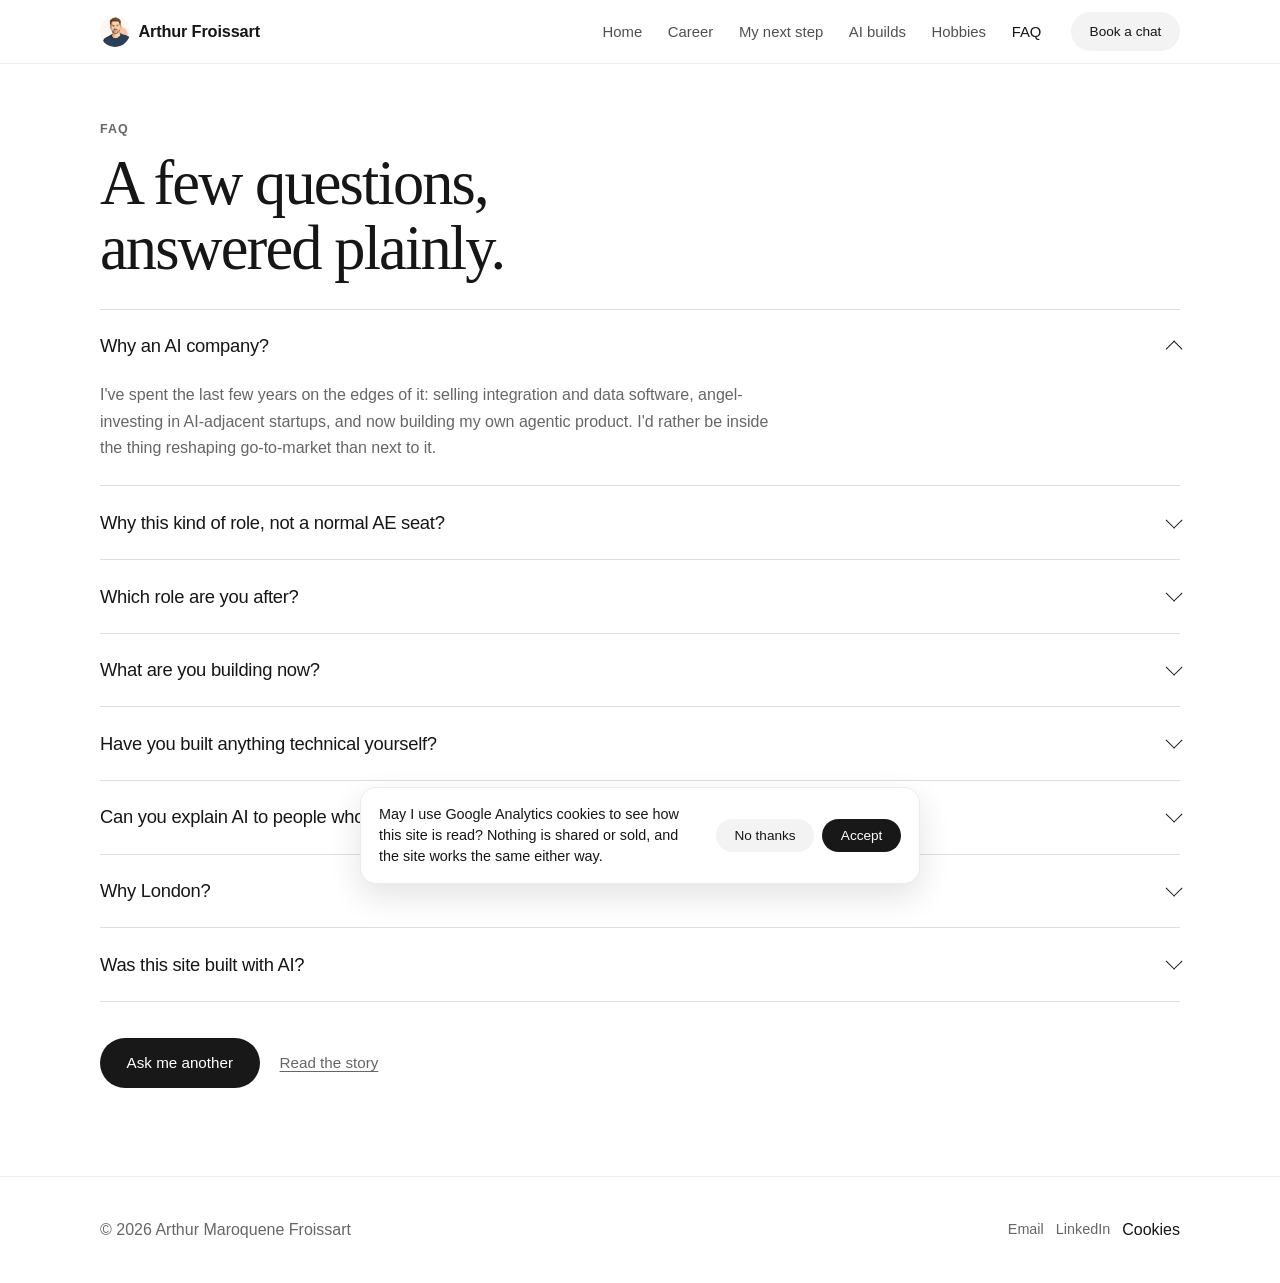
<file: faq.html>
<!DOCTYPE html>
<html lang="en-GB">
<head>
  <meta charset="UTF-8">
  <meta name="viewport" content="width=device-width, initial-scale=1.0">
  <title>FAQ · Arthur Froissart</title>
  <meta name="description" content="Why an AI company, why London, and what Arthur Froissart is building now.">
  <meta property="og:type" content="website">
  <meta property="og:title" content="FAQ · Arthur Froissart">
  <meta property="og:description" content="Why an AI company, why London, and what Arthur Froissart is building now.">
  <meta property="og:image" content="https://arthurmf.com/assets/og-card.jpg">
  <meta property="og:image:width" content="1200">
  <meta property="og:image:height" content="630">
  <meta name="twitter:card" content="summary_large_image">
  <link rel="icon" href="/favicon.ico" sizes="48x48">
  <link rel="icon" href="/favicon.svg" type="image/svg+xml">
  <link rel="icon" href="/favicon-192.png" type="image/png" sizes="192x192">
  <link rel="apple-touch-icon" href="/apple-touch-icon.png">
  <link rel="canonical" href="https://arthurmf.com/faq.html">
  <link rel="stylesheet" href="style.css">
  <script>document.documentElement.classList.add("js");</script>
</head>
<body>
  <a class="skip-link" href="#main">Skip to content</a>

  <header class="site-header">
    <div class="site-header__inner">
      <a class="site-header__brand" href="index.html">
        <img src="assets/illustrations/avatar.jpg" alt="">
        Arthur Froissart
      </a>

      <button class="nav-toggle" data-nav-toggle aria-expanded="false" aria-controls="site-nav">
        <span class="nav-toggle__bar"></span>
        <span class="visually-hidden">Menu</span>
      </button>

      <nav class="site-nav" id="site-nav" data-site-nav aria-label="Primary">
        <ul class="site-nav__list">
          <li><a class="site-nav__link" href="index.html">Home</a></li>
          <li><a class="site-nav__link" href="career.html">Career</a></li>
          <li><a class="site-nav__link" href="my-next-step.html">My next step</a></li>
          <li><a class="site-nav__link" href="builds.html">AI builds</a></li>
          <li><a class="site-nav__link" href="outside.html">Hobbies</a></li>
          <li><a class="site-nav__link is-active" href="faq.html" aria-current="page">FAQ</a></li>
          <li><a class="btn btn--secondary btn--sm site-nav__cta" href="https://calendar.app.google/GeE9MD7jo6RR16AK8" target="_blank" rel="noopener" data-cta="book-header">Book a chat</a></li>
        </ul>
      </nav>
    </div>
  </header>

  <main id="main">
    <section class="section">
      <div class="container stack stack--lg">
        <div>
          <span class="eyebrow">FAQ</span>
          <h1 class="page-title">A few questions, answered plainly.</h1>
        </div>
        <div class="faq-list">
          <details class="faq-item reveal" open>
            <summary>Why an AI company?</summary>
            <p class="faq-answer">I've spent the last few years on the edges of it: selling integration and data software, angel-investing in AI-adjacent startups, and now building my own agentic product. I'd rather be inside the thing reshaping go-to-market than next to it.</p>
          </details>
          <details class="faq-item reveal">
            <summary>Why this kind of role, not a normal AE seat?</summary>
            <p class="faq-answer">Because the parts of the last six years I enjoyed most were the building parts: a market that didn't exist before, a tool I'm shipping myself. I want a role that uses both the enterprise instincts and the hands-on building.</p>
          </details>
          <details class="faq-item reveal">
            <summary>Which role are you after?</summary>
            <p class="faq-answer">Go-to-market at a frontier AI company. The job is the one I did at MuleSoft: take a market nobody has built yet and make it work. <a href="my-next-step.html">My next step</a> sets it out.</p>
          </details>
          <details class="faq-item reveal">
            <summary>What are you building now?</summary>
            <p class="faq-answer">Two things. Ambidex, an agentic voice-to-task system built on frontier AI models. And Reel Reads, a video feed that turns book ideas into 20-second clips, built for INSEAD's Gen AI course. Same bet on both: redirect an existing habit toward something that compounds.</p>
          </details>
          <details class="faq-item reveal">
            <summary>Have you built anything technical yourself?</summary>
            <p class="faq-answer">Yes. Le Wagon's fullstack developer bootcamp in 2021, then Ambidex, which I built with frontier AI models.</p>
          </details>
          <details class="faq-item reveal">
            <summary>Can you explain AI to people who don't build it?</summary>
            <p class="faq-answer">It is what I did for six years with integration software: explain the same product to the CTO and to the CFO. A computer science master's lets me read the technical side, and a sales career taught me to say it plainly. With AI the first useful conversation is usually the same one: predicting a number, sorting into categories and generating something new are three different jobs, and gen AI is only the third. <a href="ai-for-gtm.html">More in AI for GTM</a></p>
          </details>
          <details class="faq-item reveal">
            <summary>Why London?</summary>
            <p class="faq-answer">It's where I built the Africa business from, and where I'll be based once INSEAD and the Wharton exchange finish in December 2026.</p>
          </details>
          <details class="faq-item reveal">
            <summary>Was this site built with AI?</summary>
            <p class="faq-answer">Mostly, yes: frontier AI models did the structure and most of the build. Fitting, given that working with agents is the whole point of Ambidex.</p>
          </details>
        </div>
        <div class="hero__cta-row">
          <a href="mailto:arthurmf.amf@gmail.com" class="btn btn--primary">Ask me another</a>
          <a href="career.html" class="link-secondary">Read the story</a>
        </div>
      </div>
    </section>
  </main>

  <footer class="site-footer">
    <div class="container site-footer__inner">
      <span class="text-muted">&copy; 2026 Arthur Maroquene Froissart</span>
      <nav class="cluster" aria-label="Contact">
        <a href="mailto:arthurmf.amf@gmail.com">Email</a>
        <a href="https://www.linkedin.com/in/arthurmf/" target="_blank" rel="noopener">LinkedIn</a>
      </nav>
    </div>
  </footer>

  <script src="script.js"></script>
</body>
</html>
</file>
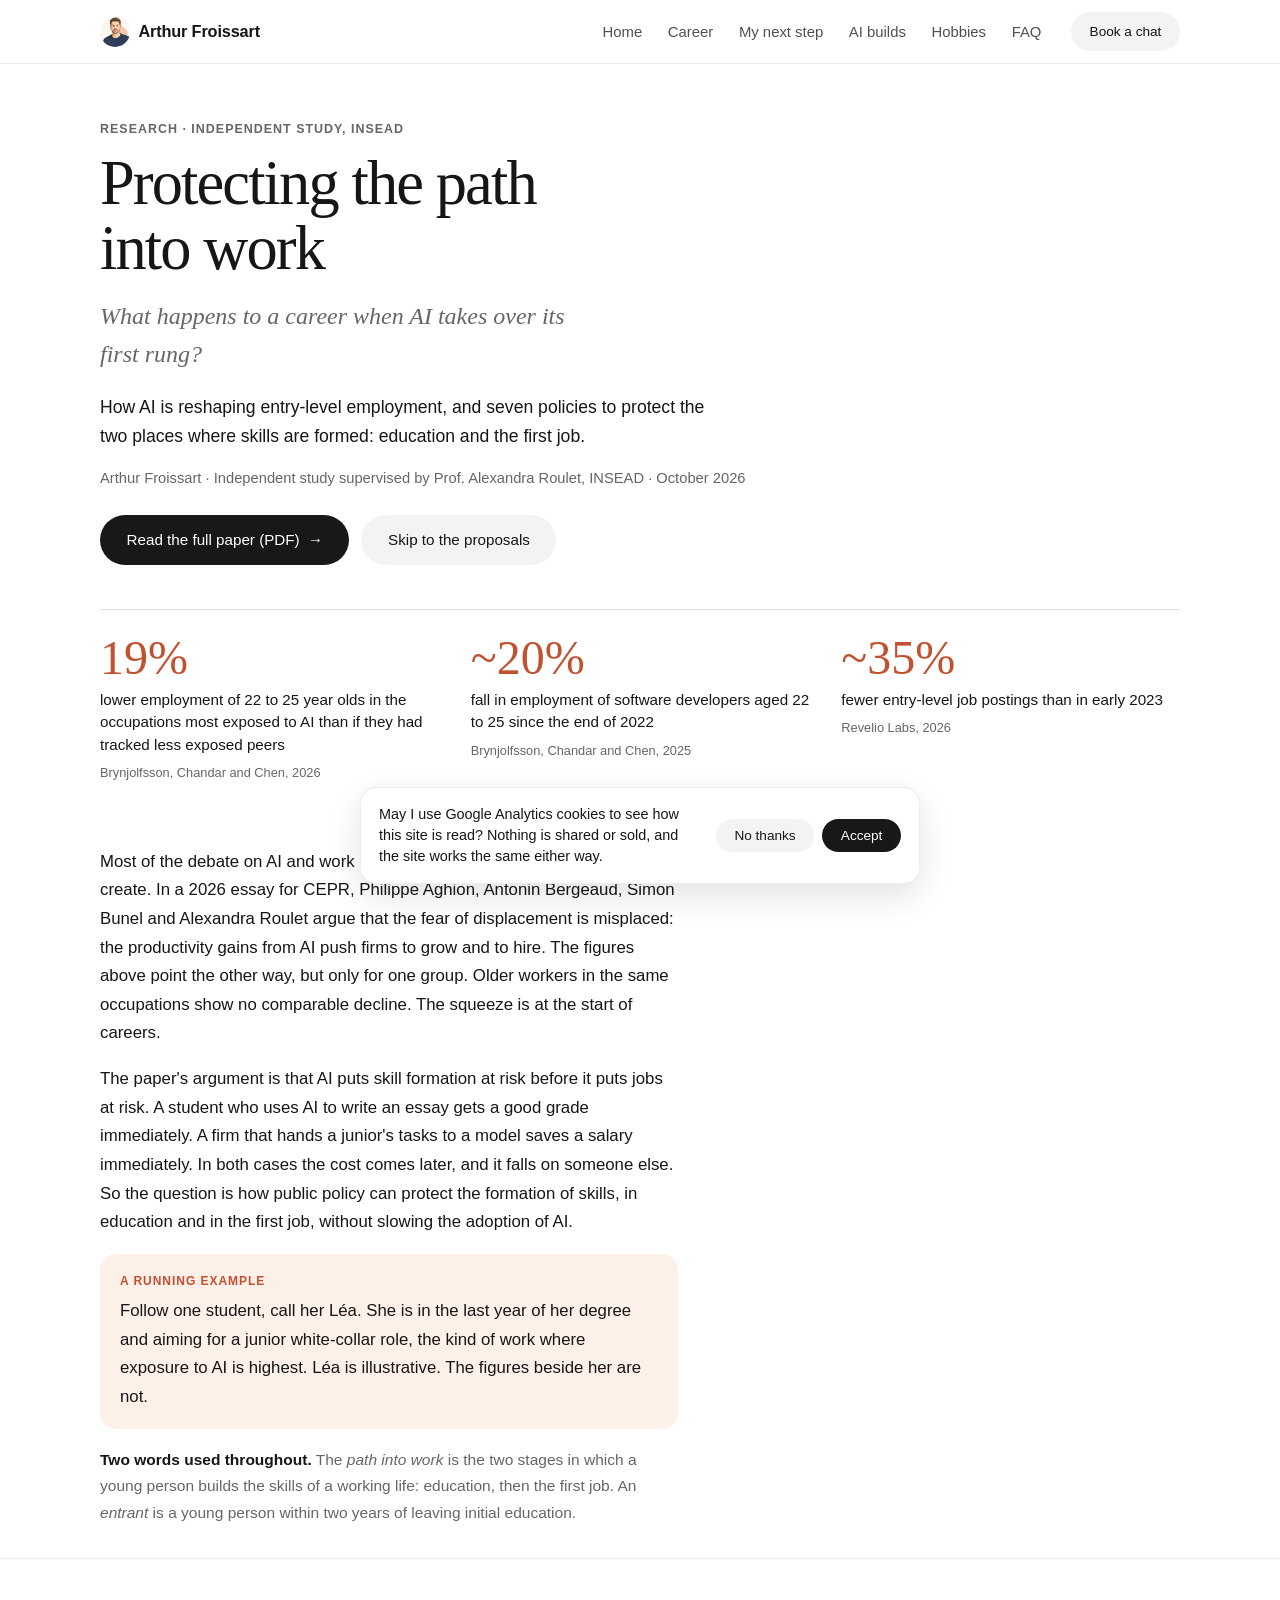
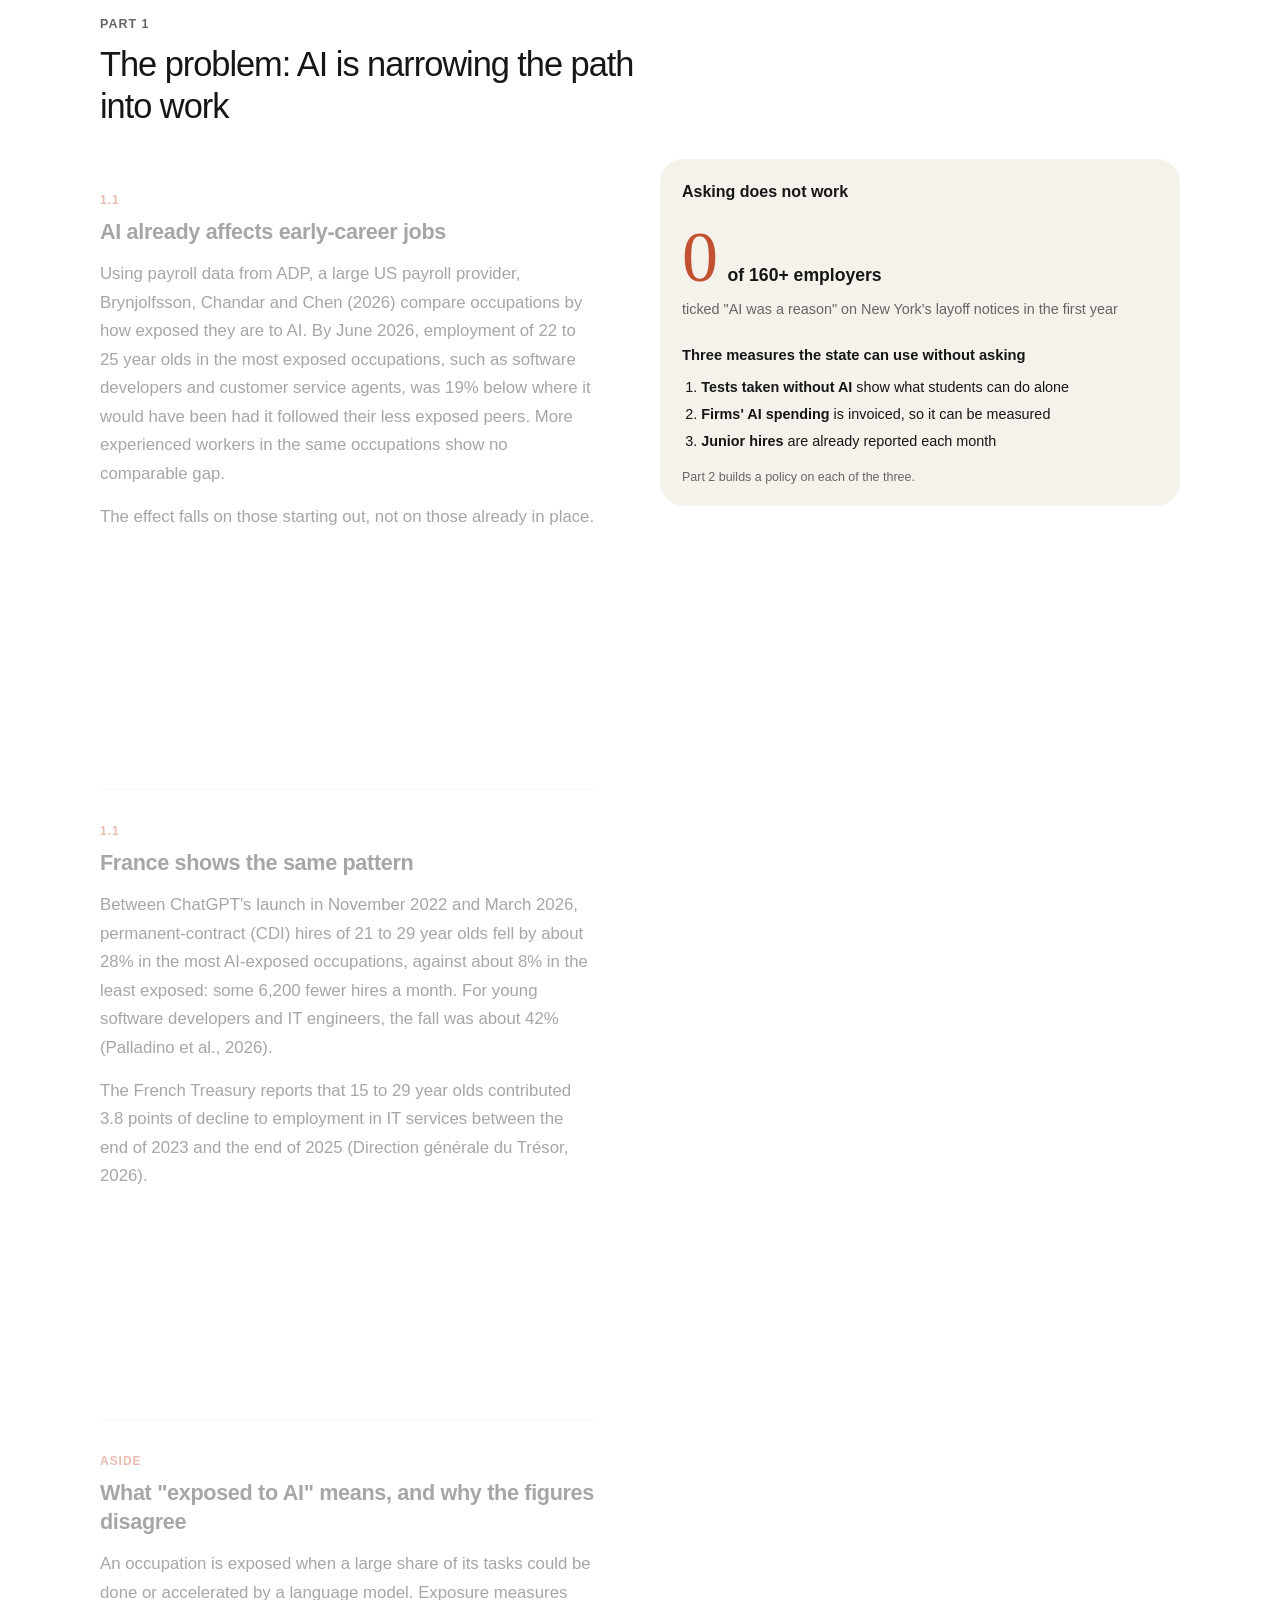
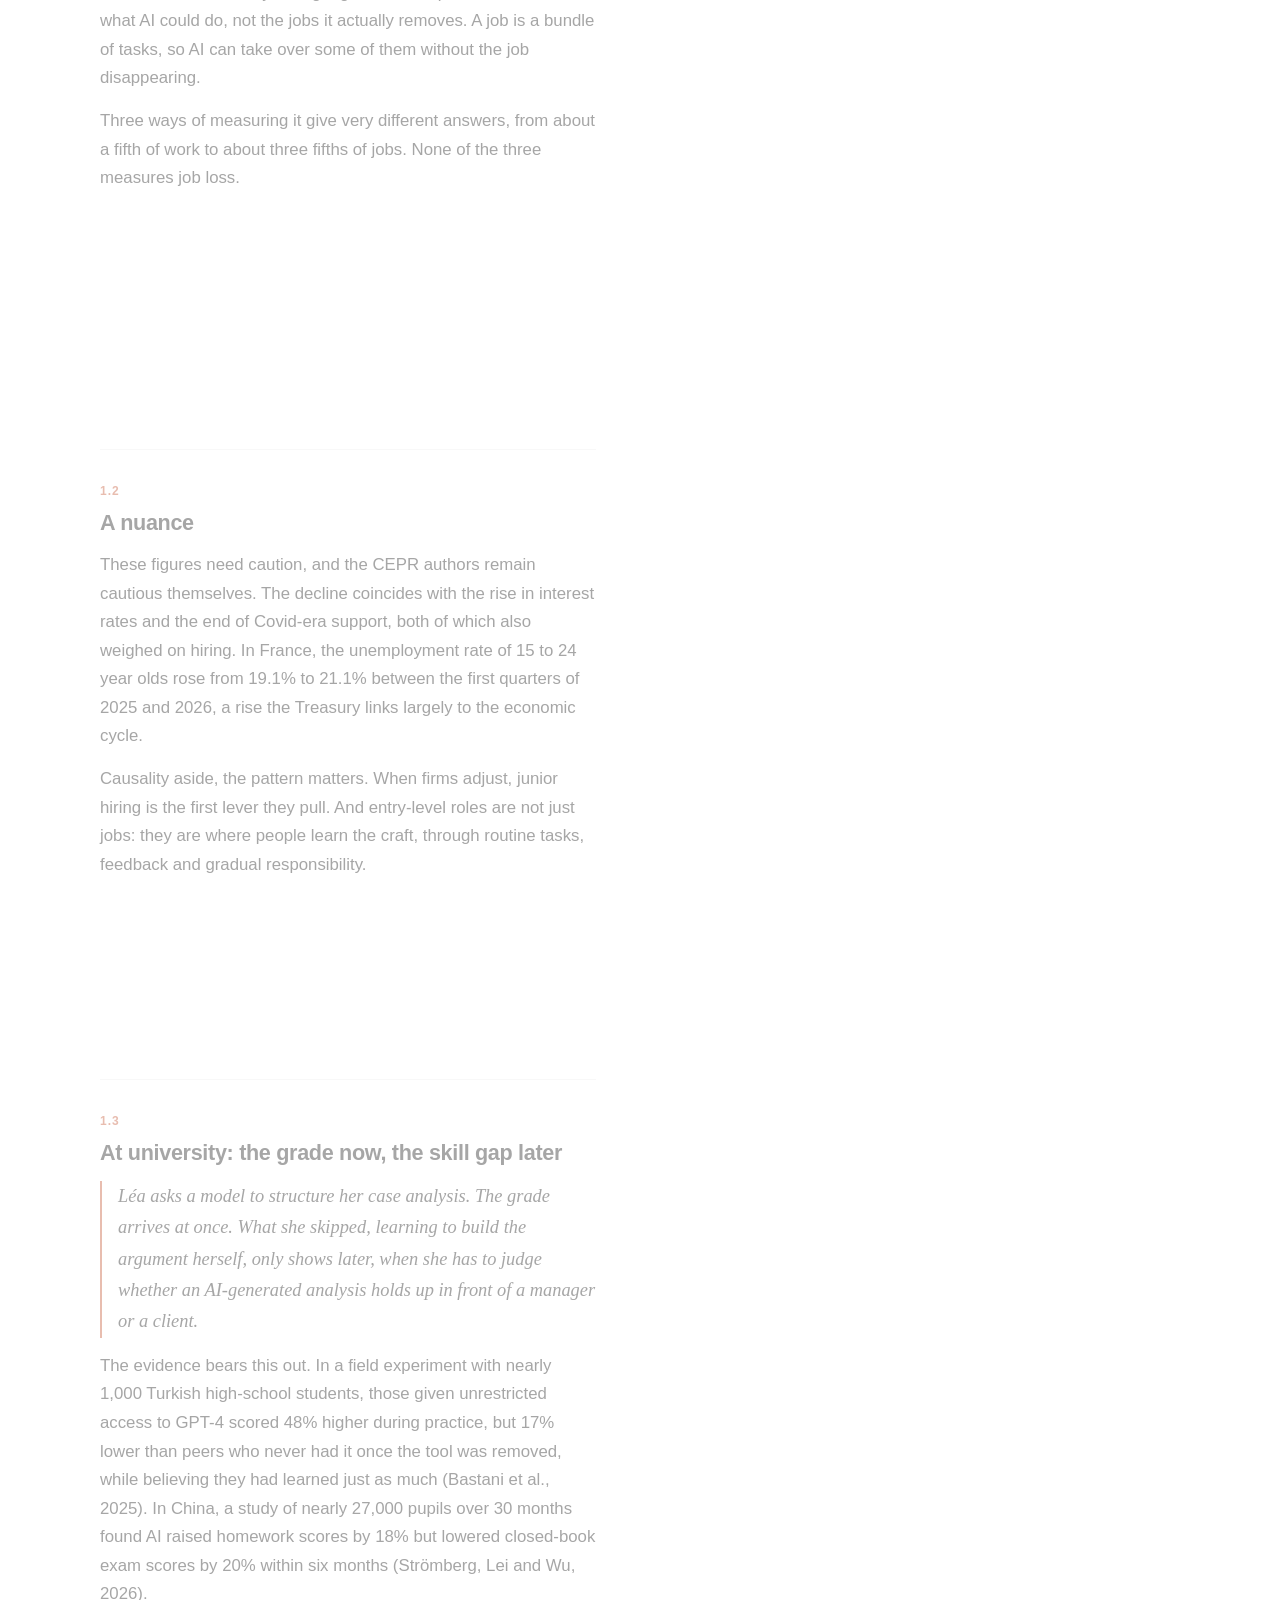
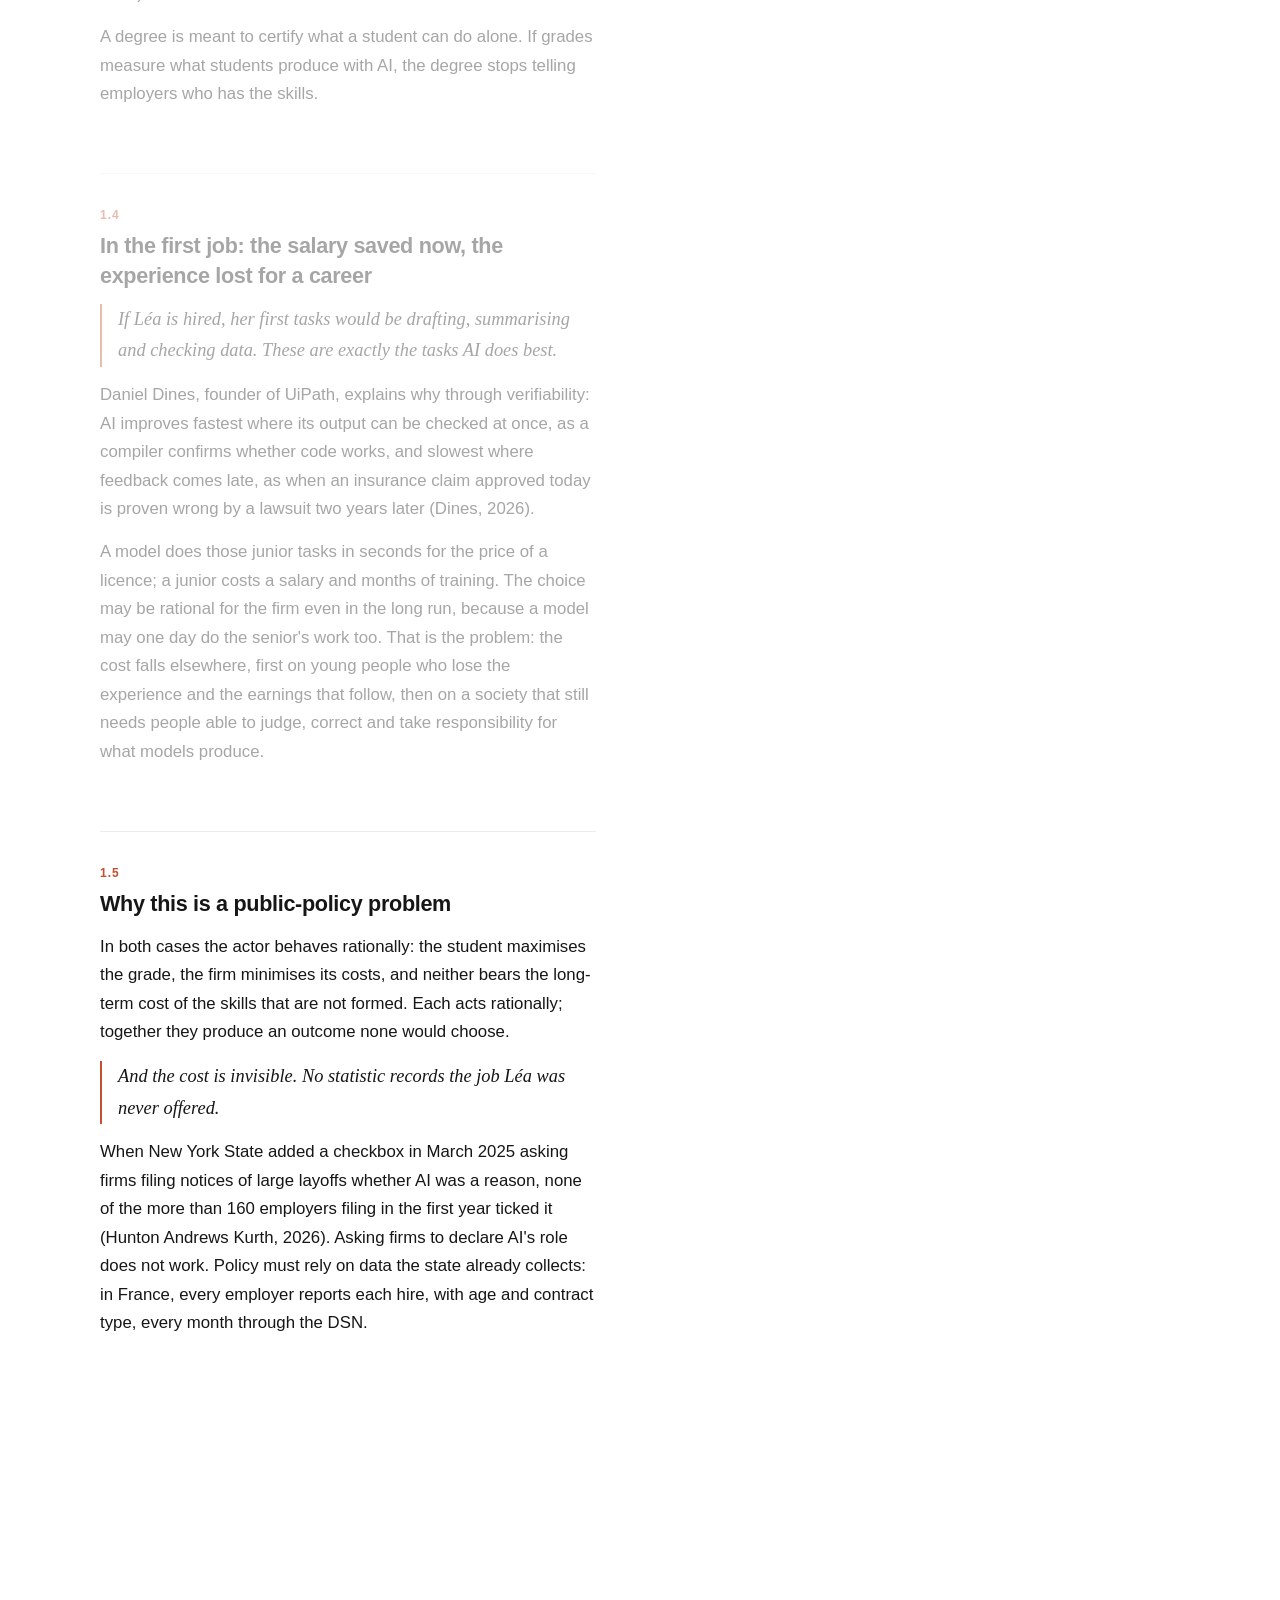
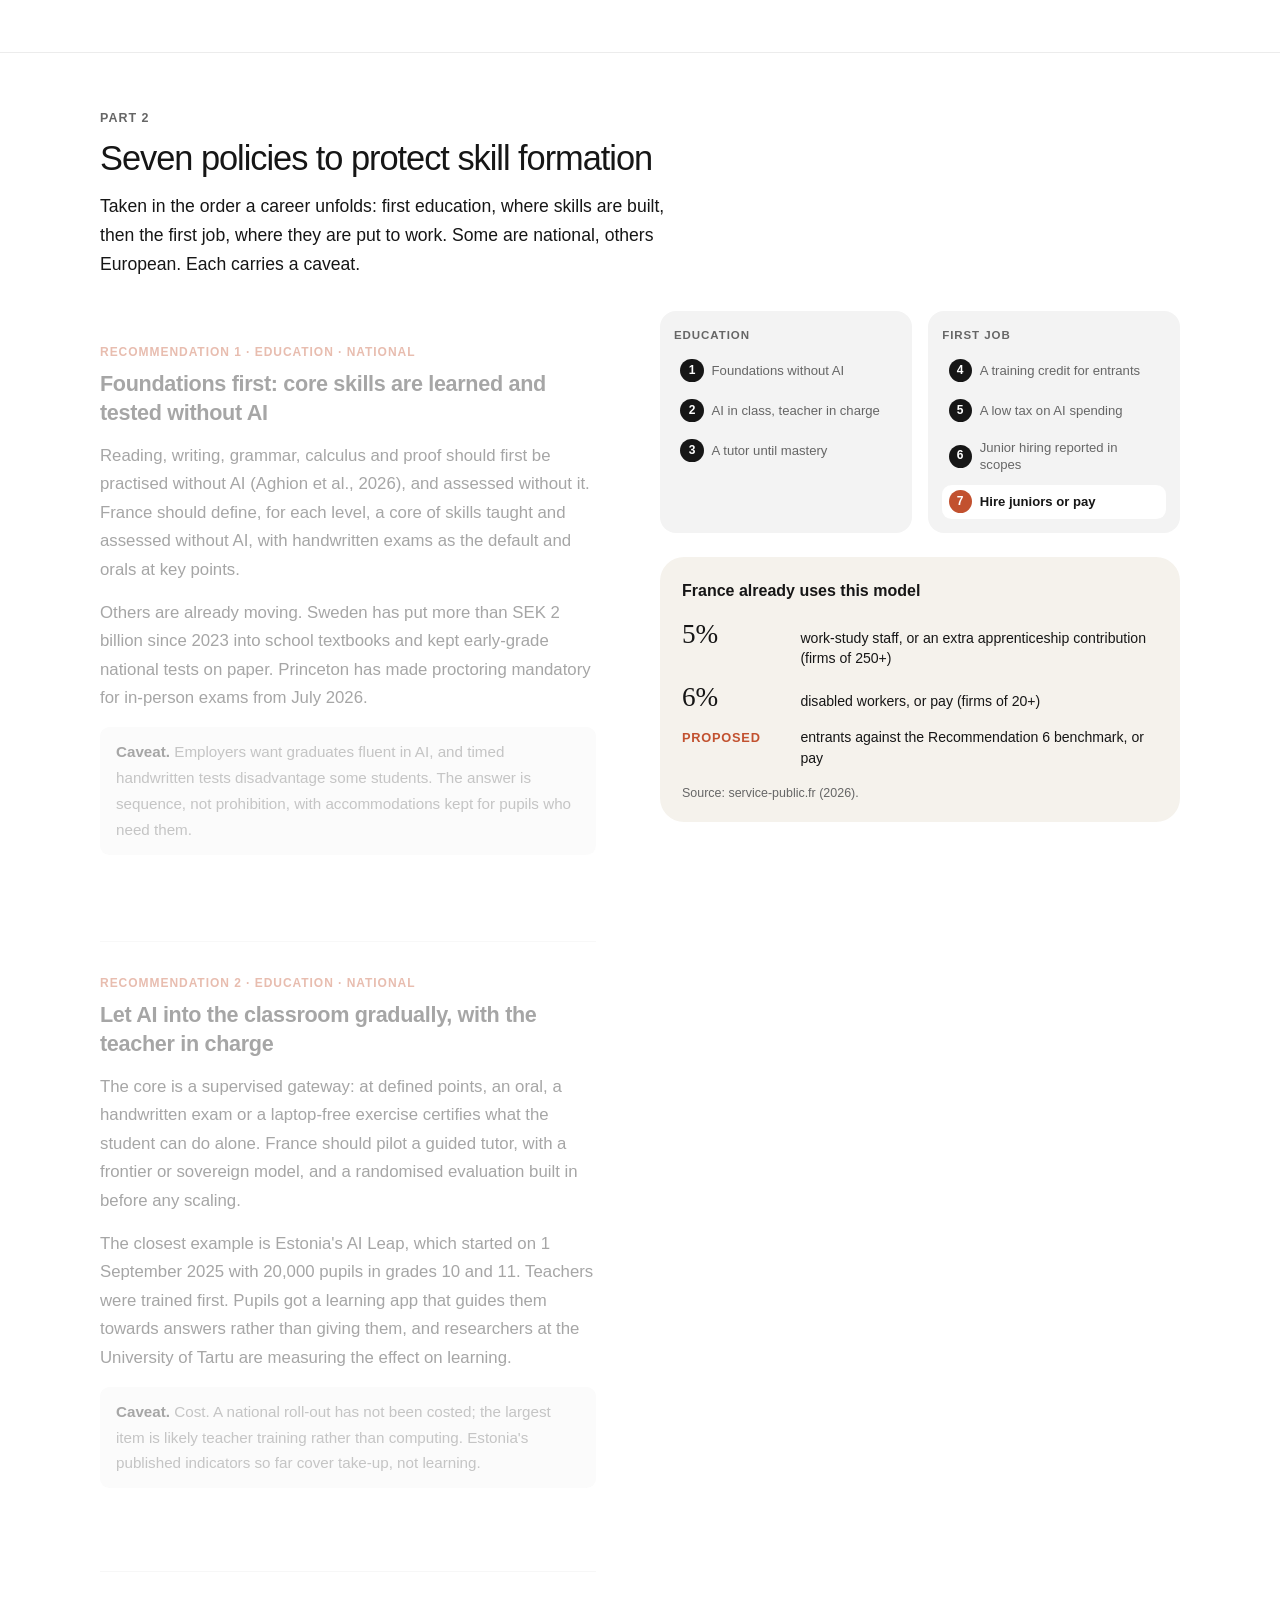
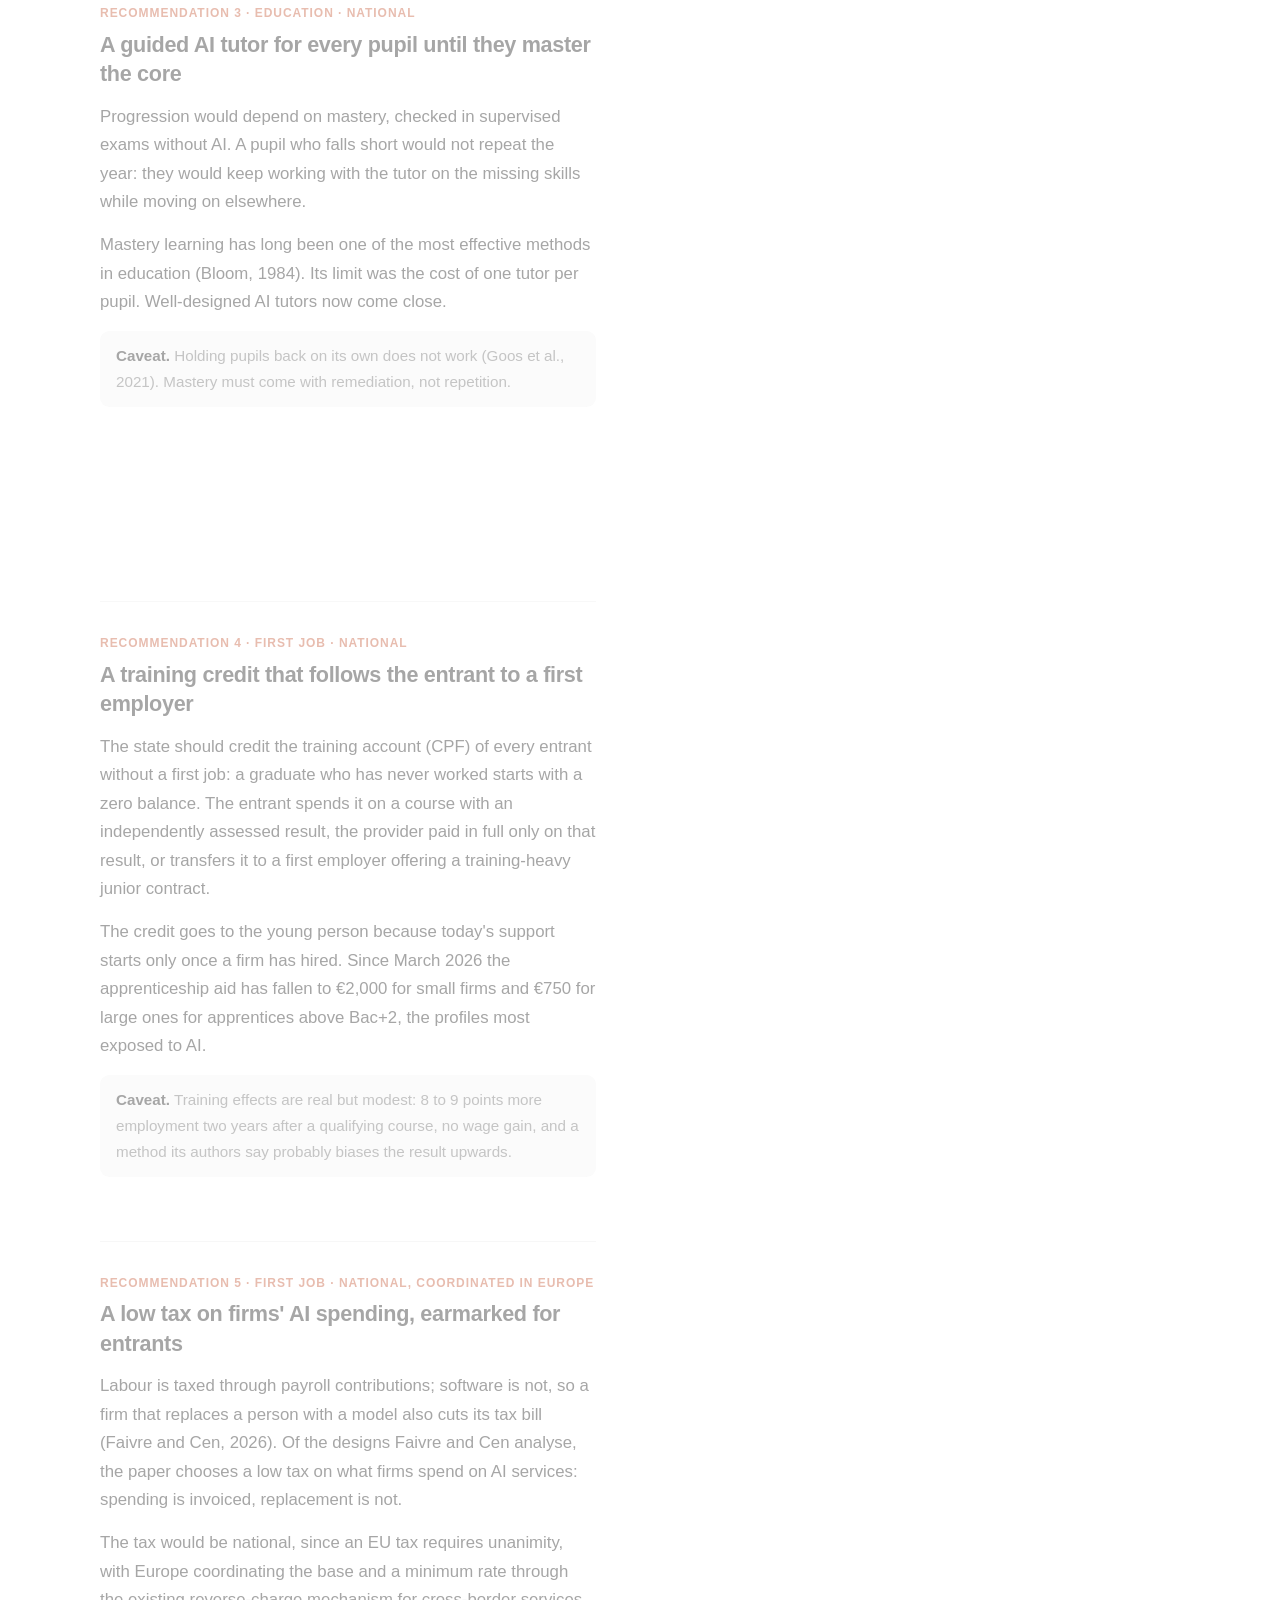
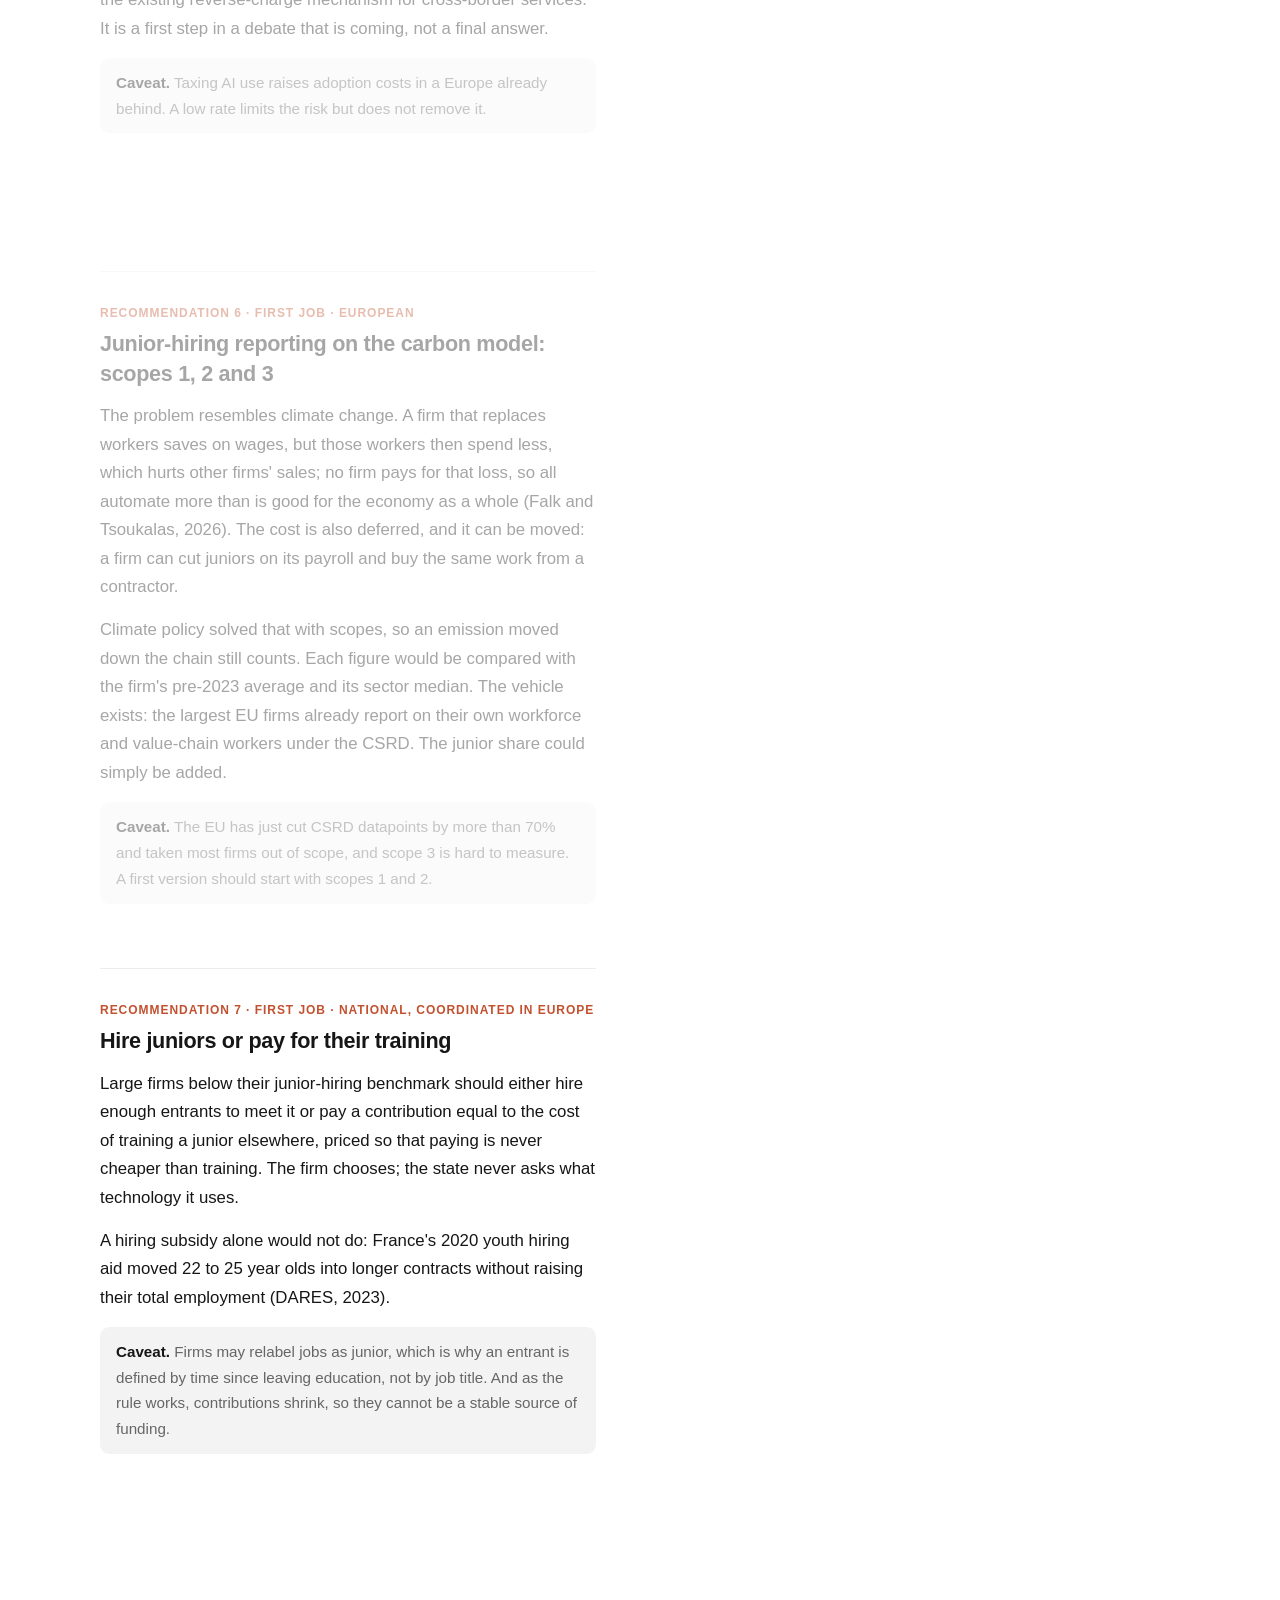
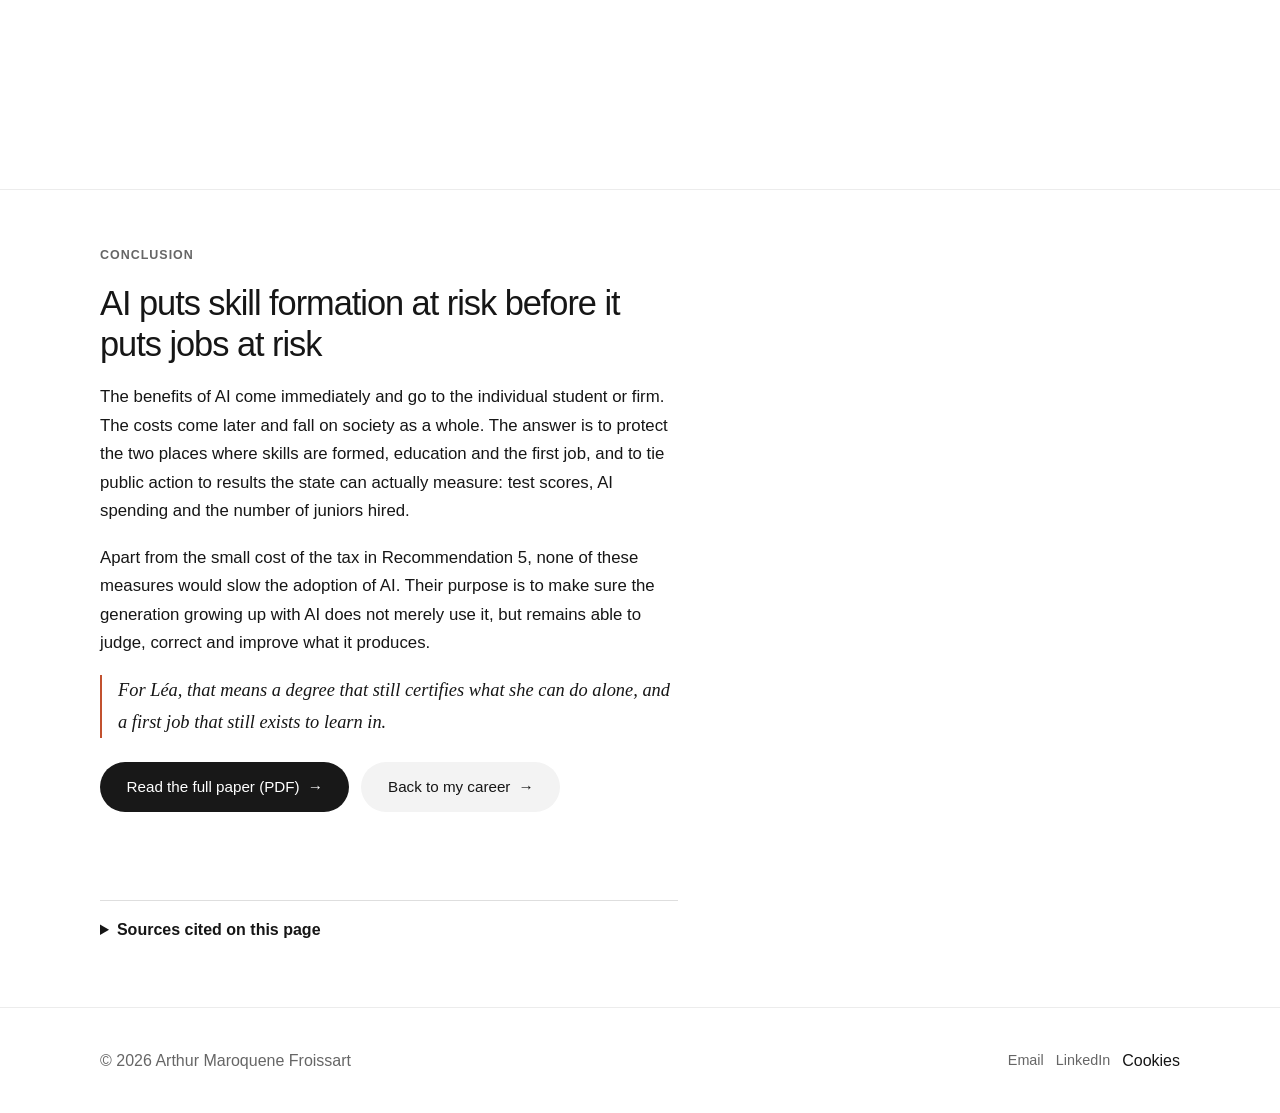
<file: isp.html>
<!DOCTYPE html>
<html lang="en-GB">
<head>
  <meta charset="UTF-8">
  <meta name="viewport" content="width=device-width, initial-scale=1.0">
  <title>Protecting the path into work · Arthur Froissart</title>
  <meta name="description" content="How AI is reshaping entry-level employment, and seven policies to protect where skills are formed. An independent study with Prof. Alexandra Roulet, INSEAD, 2026.">
  <meta property="og:type" content="article">
  <meta property="og:title" content="Protecting the path into work · Arthur Froissart">
  <meta property="og:description" content="How AI is reshaping entry-level employment, and seven policies to protect where skills are formed.">
  <meta property="og:image" content="https://arthurmf.com/assets/og-card.jpg">
  <meta property="og:image:width" content="1200">
  <meta property="og:image:height" content="630">
  <meta name="twitter:card" content="summary_large_image">
  <link rel="icon" href="/favicon.ico" sizes="48x48">
  <link rel="icon" href="/favicon.svg" type="image/svg+xml">
  <link rel="icon" href="/favicon-192.png" type="image/png" sizes="192x192">
  <link rel="apple-touch-icon" href="/apple-touch-icon.png">
  <link rel="canonical" href="https://arthurmf.com/isp.html">
  <script type="application/ld+json">{"@context": "https://schema.org", "@type": "ScholarlyArticle", "headline": "Protecting the Path into Work: How AI Is Reshaping Entry-Level Employment", "author": {"@type": "Person", "name": "Arthur Froissart", "alternateName": "Arthur Maroquene Froissart", "url": "https://arthurmf.com/"}, "contributor": {"@type": "Person", "name": "Alexandra Roulet", "affiliation": "INSEAD", "roleName": "Supervisor"}, "publisher": {"@type": "Organization", "name": "INSEAD"}, "datePublished": "2026-11-15", "inLanguage": "en-GB", "about": ["Artificial intelligence", "Entry-level employment", "Labour market policy", "Education policy"], "url": "https://arthurmf.com/isp.html", "encoding": {"@type": "MediaObject", "encodingFormat": "application/pdf", "contentUrl": "https://arthurmf.com/assets/isp/Froissart-2026-Protecting-the-path-into-work.pdf"}}</script>
  <link rel="stylesheet" href="style.css">
  <link rel="stylesheet" href="isp.css">
  <script>document.documentElement.classList.add("js");</script>
</head>
<body>
  <a class="skip-link" href="#main">Skip to content</a>

  <header class="site-header">
    <div class="site-header__inner">
      <a class="site-header__brand" href="index.html">
        <img src="assets/illustrations/avatar.jpg" alt="">
        Arthur Froissart
      </a>

      <button class="nav-toggle" data-nav-toggle aria-expanded="false" aria-controls="site-nav">
        <span class="nav-toggle__bar"></span>
        <span class="visually-hidden">Menu</span>
      </button>

      <nav class="site-nav" id="site-nav" data-site-nav aria-label="Primary">
        <ul class="site-nav__list">
          <li><a class="site-nav__link" href="index.html">Home</a></li>
          <li><a class="site-nav__link" href="career.html">Career</a></li>
          <li><a class="site-nav__link" href="my-next-step.html">My next step</a></li>
          <li><a class="site-nav__link" href="builds.html">AI builds</a></li>
          <li><a class="site-nav__link" href="outside.html">Hobbies</a></li>
          <li><a class="site-nav__link" href="faq.html">FAQ</a></li>
          <li><a class="btn btn--secondary btn--sm site-nav__cta" href="https://calendar.app.google/GeE9MD7jo6RR16AK8" target="_blank" rel="noopener" data-cta="book-header">Book a chat</a></li>
        </ul>
      </nav>
    </div>
  </header>

  <main id="main" class="isp">

    <!-- ===================== Title block ===================== -->
    <section class="section isp-hero">
      <div class="container">
        <span class="eyebrow">Research · Independent study, INSEAD</span>
        <h1 class="page-title isp-hero__title">Protecting the path into work</h1>
        <p class="isp-hero__question">What happens to a career when AI takes over its first rung?</p>
        <p class="lede isp-hero__lede">How AI is reshaping entry-level employment, and seven policies to protect the two places where skills are formed: education and the first job.</p>
        <p class="isp-hero__byline">Arthur Froissart · Independent study supervised by Prof. Alexandra Roulet, INSEAD · October 2026</p>
        <div class="cluster isp-hero__actions">
          <a class="btn btn--primary" href="assets/isp/Froissart-2026-Protecting-the-path-into-work.pdf" target="_blank" rel="noopener">Read the full paper (PDF) <span class="arrow" aria-hidden="true">→</span></a>
          <a class="btn btn--secondary" href="#proposals">Skip to the proposals</a>
        </div>

        <ul class="isp-headline-stats" aria-label="Three figures that frame the paper">
          <li>
            <span class="isp-headline-stats__num">19%</span>
            <span class="isp-headline-stats__label">lower employment of 22 to 25 year olds in the occupations most exposed to AI than if they had tracked less exposed peers</span>
            <span class="isp-headline-stats__src">Brynjolfsson, Chandar and Chen, 2026</span>
          </li>
          <li>
            <span class="isp-headline-stats__num">~20%</span>
            <span class="isp-headline-stats__label">fall in employment of software developers aged 22 to 25 since the end of 2022</span>
            <span class="isp-headline-stats__src">Brynjolfsson, Chandar and Chen, 2025</span>
          </li>
          <li>
            <span class="isp-headline-stats__num">~35%</span>
            <span class="isp-headline-stats__label">fewer entry-level job postings than in early 2023</span>
            <span class="isp-headline-stats__src">Revelio Labs, 2026</span>
          </li>
        </ul>
      </div>
    </section>

    <!-- ===================== Introduction ===================== -->
    <section class="section section--tight">
      <div class="container">
        <div class="prose isp-prose">
          <p>Most of the debate on AI and work asks how many jobs AI will destroy or create. In a 2026 essay for CEPR, Philippe Aghion, Antonin Bergeaud, Simon Bunel and Alexandra Roulet argue that the fear of displacement is misplaced: the productivity gains from AI push firms to grow and to hire. The figures above point the other way, but only for one group. Older workers in the same occupations show no comparable decline. The squeeze is at the start of careers.</p>
          <p>The paper's argument is that AI puts skill formation at risk before it puts jobs at risk. A student who uses AI to write an essay gets a good grade immediately. A firm that hands a junior's tasks to a model saves a salary immediately. In both cases the cost comes later, and it falls on someone else. So the question is how public policy can protect the formation of skills, in education and in the first job, without slowing the adoption of AI.</p>
          <aside class="isp-lea" aria-label="Running example">
            <span class="isp-lea__tag">A running example</span>
            <p>Follow one student, call her Léa. She is in the last year of her degree and aiming for a junior white-collar role, the kind of work where exposure to AI is highest. Léa is illustrative. The figures beside her are not.</p>
          </aside>
          <p class="isp-def"><strong>Two words used throughout.</strong> The <em>path into work</em> is the two stages in which a young person builds the skills of a working life: education, then the first job. An <em>entrant</em> is a young person within two years of leaving initial education.</p>
        </div>
      </div>
    </section>

    <!-- ===================== Part 1 ===================== -->
    <section class="section isp-part" aria-labelledby="part1">
      <div class="container">
        <header class="isp-part__head">
          <span class="eyebrow">Part 1</span>
          <h2 id="part1">The problem: AI is narrowing the path into work</h2>
        </header>

        <div class="isp-scrolly" data-isp-scrolly>
          <div class="isp-steps">

            <!-- 1.1 US -->
            <article class="isp-step" data-step="us">
              <span class="isp-step__num">1.1</span>
              <h3>AI already affects early-career jobs</h3>
              <p>Using payroll data from ADP, a large US payroll provider, Brynjolfsson, Chandar and Chen (2026) compare occupations by how exposed they are to AI. By June 2026, employment of 22 to 25 year olds in the most exposed occupations, such as software developers and customer service agents, was 19% below where it would have been had it followed their less exposed peers. More experienced workers in the same occupations show no comparable gap.</p>
              <p>The effect falls on those starting out, not on those already in place.</p>
              <figure class="isp-fig" data-fig="us">
                <figcaption class="isp-fig__title">Who is losing ground, United States</figcaption>
                <ul class="isp-bars">
                  <li style="--v: 19"><span class="isp-bars__label">22 to 25 year olds, most exposed occupations, against less exposed peers</span><span class="isp-bars__track"><span class="isp-bars__bar"></span></span><span class="isp-bars__val">−19%</span></li>
                  <li style="--v: 20"><span class="isp-bars__label">Software developers aged 22 to 25, since the late-2022 peak</span><span class="isp-bars__track"><span class="isp-bars__bar"></span></span><span class="isp-bars__val">about −20%</span></li>
                  <li style="--v: 35"><span class="isp-bars__label">Entry-level job postings, against early 2023</span><span class="isp-bars__track"><span class="isp-bars__bar"></span></span><span class="isp-bars__val">about −35%</span></li>
                  <li class="is-neutral" style="--v: 0.6"><span class="isp-bars__label">Experienced workers, same occupations</span><span class="isp-bars__track"><span class="isp-bars__bar"></span></span><span class="isp-bars__val">no comparable gap</span></li>
                </ul>
                <p class="isp-fig__src">Sources: Brynjolfsson, Chandar and Chen (2025; 2026); Revelio Labs (2026). The 19% is a comparison with less exposed occupations, not with the past.</p>
              </figure>
            </article>

            <!-- 1.1 France -->
            <article class="isp-step" data-step="fr">
              <span class="isp-step__num">1.1</span>
              <h3>France shows the same pattern</h3>
              <p>Between ChatGPT's launch in November 2022 and March 2026, permanent-contract (CDI) hires of 21 to 29 year olds fell by about 28% in the most AI-exposed occupations, against about 8% in the least exposed: some 6,200 fewer hires a month. For young software developers and IT engineers, the fall was about 42% (Palladino et al., 2026).</p>
              <p>The French Treasury reports that 15 to 29 year olds contributed 3.8 points of decline to employment in IT services between the end of 2023 and the end of 2025 (Direction générale du Trésor, 2026).</p>
              <figure class="isp-fig" data-fig="fr">
                <figcaption class="isp-fig__title">Permanent-contract hires of 21 to 29 year olds, France, November 2022 to March 2026</figcaption>
                <ul class="isp-bars">
                  <li class="is-neutral" style="--v: 8"><span class="isp-bars__label">Least exposed occupations</span><span class="isp-bars__track"><span class="isp-bars__bar"></span></span><span class="isp-bars__val">about −8%</span></li>
                  <li style="--v: 28"><span class="isp-bars__label">Most exposed occupations</span><span class="isp-bars__track"><span class="isp-bars__bar"></span></span><span class="isp-bars__val">about −28%</span></li>
                  <li style="--v: 42"><span class="isp-bars__label">Young software developers and IT engineers</span><span class="isp-bars__track"><span class="isp-bars__bar"></span></span><span class="isp-bars__val">about −42%</span></li>
                </ul>
                <p class="isp-fig__note"><strong>~6,200</strong> fewer hires a month in the most exposed occupations</p>
                <p class="isp-fig__src">Source: Palladino, Bergeaud, Bertheau, Bunel and Degos (2026), HEC Paris LIFT working paper.</p>
              </figure>
            </article>

            <!-- Exposure -->
            <article class="isp-step" data-step="exposure">
              <span class="isp-step__num">Aside</span>
              <h3>What "exposed to AI" means, and why the figures disagree</h3>
              <p>An occupation is exposed when a large share of its tasks could be done or accelerated by a language model. Exposure measures what AI could do, not the jobs it actually removes. A job is a bundle of tasks, so AI can take over some of them without the job disappearing.</p>
              <p>Three ways of measuring it give very different answers, from about a fifth of work to about three fifths of jobs. None of the three measures job loss.</p>
              <figure class="isp-fig" data-fig="exposure">
                <figcaption class="isp-fig__title">Three ways of measuring exposure to AI</figcaption>
                <dl class="isp-measures">
                  <div class="isp-measures__row">
                    <dt>Task-based <span>Eloundou et al. (2023); Gmyrek et al. (2023)</span></dt>
                    <dd>
                      <span class="isp-scale" style="--v: 20"><span class="isp-scale__fill"></span></span>
                      <span class="isp-measures__fig">About a fifth of work: 19.9% of US tasks by wage bill; 18.5% of employment in advanced economies</span>
                    </dd>
                  </div>
                  <div class="isp-measures__row">
                    <dt>Ability-based <span>Pizzinelli et al. (2023), IMF</span></dt>
                    <dd>
                      <span class="isp-scale" style="--v: 60"><span class="isp-scale__fill"></span></span>
                      <span class="isp-measures__fig">About three fifths of jobs: around 60% in the United States, 68% in the United Kingdom</span>
                    </dd>
                  </div>
                  <div class="isp-measures__row">
                    <dt>Observed exposure <span>Massenkoff and McCrory (2026), Anthropic</span></dt>
                    <dd>
                      <span class="isp-scale" style="--v: 33"><span class="isp-scale__fill"></span></span>
                      <span class="isp-measures__fig">In computing and mathematical occupations, the model covers about a third of tasks, far below the theoretical measure</span>
                    </dd>
                  </div>
                </dl>
                <p class="isp-fig__src">The units differ (share of tasks, of employment, of jobs), so the bars compare orders of magnitude only. Figures as reported in each source, some as read by Acemoglu (2024) and Aghion and Bunel (2024). Paper, Table A1.</p>
              </figure>
            </article>

            <!-- 1.2 Nuance -->
            <article class="isp-step" data-step="nuance">
              <span class="isp-step__num">1.2</span>
              <h3>A nuance</h3>
              <p>These figures need caution, and the CEPR authors remain cautious themselves. The decline coincides with the rise in interest rates and the end of Covid-era support, both of which also weighed on hiring. In France, the unemployment rate of 15 to 24 year olds rose from 19.1% to 21.1% between the first quarters of 2025 and 2026, a rise the Treasury links largely to the economic cycle.</p>
              <p>Causality aside, the pattern matters. When firms adjust, junior hiring is the first lever they pull. And entry-level roles are not just jobs: they are where people learn the craft, through routine tasks, feedback and gradual responsibility.</p>
              <figure class="isp-fig" data-fig="nuance">
                <figcaption class="isp-fig__title">Unemployment rate, 15 to 24 year olds, France</figcaption>
                <svg class="isp-slope" viewBox="0 0 320 180" role="img" aria-label="Youth unemployment in France rose from 19.1% in the first quarter of 2025 to 21.1% in the first quarter of 2026">
                  <line class="isp-slope__axis" x1="60" y1="20" x2="60" y2="150"/>
                  <line class="isp-slope__axis" x1="260" y1="20" x2="260" y2="150"/>
                  <line class="isp-slope__line" x1="60" y1="120" x2="260" y2="50"/>
                  <circle class="isp-slope__dot" cx="60" cy="120" r="6"/>
                  <circle class="isp-slope__dot is-accent" cx="260" cy="50" r="6"/>
                  <text class="isp-slope__val" x="48" y="124" text-anchor="end">19.1%</text>
                  <text class="isp-slope__val is-accent" x="272" y="54">21.1%</text>
                  <text class="isp-slope__lab" x="60" y="172" text-anchor="middle">Q1 2025</text>
                  <text class="isp-slope__lab" x="260" y="172" text-anchor="middle">Q1 2026</text>
                </svg>
                <p class="isp-fig__note">Linked largely to the economic cycle, not to AI alone</p>
                <p class="isp-fig__src">Source: Direction générale du Trésor (2026). Vertical axis not to zero.</p>
              </figure>
            </article>

            <!-- 1.3 University -->
            <article class="isp-step" data-step="uni">
              <span class="isp-step__num">1.3</span>
              <h3>At university: the grade now, the skill gap later</h3>
              <p class="isp-lea-line">Léa asks a model to structure her case analysis. The grade arrives at once. What she skipped, learning to build the argument herself, only shows later, when she has to judge whether an AI-generated analysis holds up in front of a manager or a client.</p>
              <p>The evidence bears this out. In a field experiment with nearly 1,000 Turkish high-school students, those given unrestricted access to GPT-4 scored 48% higher during practice, but 17% lower than peers who never had it once the tool was removed, while believing they had learned just as much (Bastani et al., 2025). In China, a study of nearly 27,000 pupils over 30 months found AI raised homework scores by 18% but lowered closed-book exam scores by 20% within six months (Strömberg, Lei and Wu, 2026).</p>
              <p>A degree is meant to certify what a student can do alone. If grades measure what students produce with AI, the degree stops telling employers who has the skills.</p>
              <figure class="isp-fig" data-fig="uni">
                <figcaption class="isp-fig__title">With the tool, then without it</figcaption>
                <div class="isp-diverge">
                  <div class="isp-diverge__head"><span>Lower</span><span>Higher</span></div>
                  <div class="isp-diverge__group">
                    <p class="isp-diverge__study">Turkey, high school, GPT-4 <span>Bastani et al. (2025)</span></p>
                    <div class="isp-diverge__row is-up" style="--v: 48"><span class="isp-diverge__lab">During practice, with AI</span><span class="isp-diverge__axis"><span class="isp-diverge__bar"></span></span><span class="isp-diverge__val">+48%</span></div>
                    <div class="isp-diverge__row is-down" style="--v: 17"><span class="isp-diverge__lab">Once the tool was removed</span><span class="isp-diverge__axis"><span class="isp-diverge__bar"></span></span><span class="isp-diverge__val">−17%</span></div>
                  </div>
                  <div class="isp-diverge__group">
                    <p class="isp-diverge__study">China, grades 7 to 12 <span>Strömberg, Lei and Wu (2026)</span></p>
                    <div class="isp-diverge__row is-up" style="--v: 18"><span class="isp-diverge__lab">Homework scores</span><span class="isp-diverge__axis"><span class="isp-diverge__bar"></span></span><span class="isp-diverge__val">+18%</span></div>
                    <div class="isp-diverge__row is-down" style="--v: 20"><span class="isp-diverge__lab">Closed-book exams</span><span class="isp-diverge__axis"><span class="isp-diverge__bar"></span></span><span class="isp-diverge__val">−20%</span></div>
                  </div>
                </div>
                <p class="isp-fig__src">The gain is visible now; the loss shows when the tool is gone.</p>
              </figure>
            </article>

            <!-- 1.4 First job -->
            <article class="isp-step" data-step="job">
              <span class="isp-step__num">1.4</span>
              <h3>In the first job: the salary saved now, the experience lost for a career</h3>
              <p class="isp-lea-line">If Léa is hired, her first tasks would be drafting, summarising and checking data. These are exactly the tasks AI does best.</p>
              <p>Daniel Dines, founder of UiPath, explains why through verifiability: AI improves fastest where its output can be checked at once, as a compiler confirms whether code works, and slowest where feedback comes late, as when an insurance claim approved today is proven wrong by a lawsuit two years later (Dines, 2026).</p>
              <p>A model does those junior tasks in seconds for the price of a licence; a junior costs a salary and months of training. The choice may be rational for the firm even in the long run, because a model may one day do the senior's work too. That is the problem: the cost falls elsewhere, first on young people who lose the experience and the earnings that follow, then on a society that still needs people able to judge, correct and take responsibility for what models produce.</p>
              <figure class="isp-fig" data-fig="job">
                <figcaption class="isp-fig__title">Who gains now, who pays later</figcaption>
                <div class="isp-ledger">
                  <div class="isp-ledger__col">
                    <span class="isp-ledger__when">Now</span>
                    <p class="isp-ledger__item is-gain"><strong>The student</strong> gets the grade</p>
                    <p class="isp-ledger__item is-gain"><strong>The firm</strong> saves a junior salary</p>
                  </div>
                  <div class="isp-ledger__arrow" aria-hidden="true">→</div>
                  <div class="isp-ledger__col">
                    <span class="isp-ledger__when">Later</span>
                    <p class="isp-ledger__item is-cost"><strong>The graduate</strong> never gains the experience a career is built on</p>
                    <p class="isp-ledger__item is-cost"><strong>Society</strong> runs short of people able to judge what models produce</p>
                  </div>
                </div>
                <div class="isp-verify">
                  <span class="isp-verify__end">Feedback at once<br><small>code and a compiler</small></span>
                  <span class="isp-verify__track"><span></span></span>
                  <span class="isp-verify__end">Feedback years later<br><small>an insurance claim and a lawsuit</small></span>
                </div>
                <p class="isp-fig__src">AI improves fastest at the left end, which is where junior tasks sit. Verifiability: Dines (2026). The French Treasury warns this could create a negative externality over a whole career (2026, p. 7).</p>
              </figure>
            </article>

            <!-- 1.5 Policy -->
            <article class="isp-step" data-step="policy">
              <span class="isp-step__num">1.5</span>
              <h3>Why this is a public-policy problem</h3>
              <p>In both cases the actor behaves rationally: the student maximises the grade, the firm minimises its costs, and neither bears the long-term cost of the skills that are not formed. Each acts rationally; together they produce an outcome none would choose.</p>
              <p class="isp-lea-line">And the cost is invisible. No statistic records the job Léa was never offered.</p>
              <p>When New York State added a checkbox in March 2025 asking firms filing notices of large layoffs whether AI was a reason, none of the more than 160 employers filing in the first year ticked it (Hunton Andrews Kurth, 2026). Asking firms to declare AI's role does not work. Policy must rely on data the state already collects: in France, every employer reports each hire, with age and contract type, every month through the DSN.</p>
              <figure class="isp-fig" data-fig="policy">
                <figcaption class="isp-fig__title">Asking does not work</figcaption>
                <p class="isp-bignum"><span class="isp-bignum__n">0</span><span class="isp-bignum__of">of 160+ employers</span></p>
                <p class="isp-bignum__cap">ticked "AI was a reason" on New York's layoff notices in the first year</p>
                <p class="isp-fig__sub">Three measures the state can use without asking</p>
                <ol class="isp-measures-list">
                  <li><strong>Tests taken without AI</strong> show what students can do alone</li>
                  <li><strong>Firms' AI spending</strong> is invoiced, so it can be measured</li>
                  <li><strong>Junior hires</strong> are already reported each month</li>
                </ol>
                <p class="isp-fig__src">Part 2 builds a policy on each of the three.</p>
              </figure>
            </article>

          </div>
          <div class="isp-stage" data-isp-stage aria-live="off"></div>
        </div>
      </div>
    </section>

    <!-- ===================== Part 2 ===================== -->
    <section class="section isp-part isp-part--proposals" id="proposals" aria-labelledby="part2">
      <div class="container">
        <header class="isp-part__head">
          <span class="eyebrow">Part 2</span>
          <h2 id="part2">Seven policies to protect skill formation</h2>
          <p class="lede isp-part__lede">Taken in the order a career unfolds: first education, where skills are built, then the first job, where they are put to work. Some are national, others European. Each carries a caveat.</p>
        </header>

        <div class="isp-scrolly isp-scrolly--map" data-isp-scrolly>
          <div class="isp-steps">

            <article class="isp-step" data-step="r1" data-rec="1">
              <span class="isp-step__num">Recommendation 1 · Education · National</span>
              <h3>Foundations first: core skills are learned and tested without AI</h3>
              <p>Reading, writing, grammar, calculus and proof should first be practised without AI (Aghion et al., 2026), and assessed without it. France should define, for each level, a core of skills taught and assessed without AI, with handwritten exams as the default and orals at key points.</p>
              <p>Others are already moving. Sweden has put more than SEK 2 billion since 2023 into school textbooks and kept early-grade national tests on paper. Princeton has made proctoring mandatory for in-person exams from July 2026.</p>
              <p class="isp-caveat"><strong>Caveat.</strong> Employers want graduates fluent in AI, and timed handwritten tests disadvantage some students. The answer is sequence, not prohibition, with accommodations kept for pupils who need them.</p>
              <figure class="isp-fig" data-fig="r1">
                <figcaption class="isp-fig__title">Proctored exams at Stanford</figcaption>
                <ul class="isp-bars isp-bars--count">
                  <li class="is-neutral" style="--v: 12"><span class="isp-bars__label">2024</span><span class="isp-bars__track"><span class="isp-bars__bar"></span></span><span class="isp-bars__val">7 courses</span></li>
                  <li style="--v: 88"><span class="isp-bars__label">2025</span><span class="isp-bars__track"><span class="isp-bars__bar"></span></span><span class="isp-bars__val">50+ courses</span></li>
                </ul>
                <p class="isp-fig__src">Source: Stanford Office of Student Affairs (2025). Sweden: Government Offices of Sweden (2023; 2024). Princeton: Daily Princetonian (2026).</p>
              </figure>
            </article>

            <article class="isp-step" data-step="r2" data-rec="2">
              <span class="isp-step__num">Recommendation 2 · Education · National</span>
              <h3>Let AI into the classroom gradually, with the teacher in charge</h3>
              <p>The core is a supervised gateway: at defined points, an oral, a handwritten exam or a laptop-free exercise certifies what the student can do alone. France should pilot a guided tutor, with a frontier or sovereign model, and a randomised evaluation built in before any scaling.</p>
              <p>The closest example is Estonia's AI Leap, which started on 1 September 2025 with 20,000 pupils in grades 10 and 11. Teachers were trained first. Pupils got a learning app that guides them towards answers rather than giving them, and researchers at the University of Tartu are measuring the effect on learning.</p>
              <p class="isp-caveat"><strong>Caveat.</strong> Cost. A national roll-out has not been costed; the largest item is likely teacher training rather than computing. Estonia's published indicators so far cover take-up, not learning.</p>
              <figure class="isp-fig" data-fig="r2">
                <figcaption class="isp-fig__title">Estonia's AI Leap, first year</figcaption>
                <dl class="isp-facts">
                  <div><dt>20,000</dt><dd>pupils in grades 10 and 11</dd></div>
                  <div><dt>€4m</dt><dd>cost of the pilot year</dd></div>
                  <div><dt>~€200</dt><dd>per pupil, half public, half private partners</dd></div>
                </dl>
                <p class="isp-fig__src">Sources: Ministry of Education and Research of Estonia (2025); AI Leap Foundation (2026); e-Estonia (2026).</p>
              </figure>
            </article>

            <article class="isp-step" data-step="r3" data-rec="3">
              <span class="isp-step__num">Recommendation 3 · Education · National</span>
              <h3>A guided AI tutor for every pupil until they master the core</h3>
              <p>Progression would depend on mastery, checked in supervised exams without AI. A pupil who falls short would not repeat the year: they would keep working with the tutor on the missing skills while moving on elsewhere.</p>
              <p>Mastery learning has long been one of the most effective methods in education (Bloom, 1984). Its limit was the cost of one tutor per pupil. Well-designed AI tutors now come close.</p>
              <p class="isp-caveat"><strong>Caveat.</strong> Holding pupils back on its own does not work (Goos et al., 2021). Mastery must come with remediation, not repetition.</p>
              <figure class="isp-fig" data-fig="r3">
                <figcaption class="isp-fig__title">What a well-designed AI tutor has achieved</figcaption>
                <dl class="isp-facts">
                  <div><dt>2×+</dt><dd>learning gains against an active-learning class, Harvard trial (Kestin et al., 2025)</dd></div>
                  <div><dt>6 weeks</dt><dd>of AI tutoring in Nigeria gave gains equivalent to up to two years of regular schooling (De Simone et al., 2025)</dd></div>
                </dl>
              </figure>
            </article>

            <article class="isp-step" data-step="r4" data-rec="4">
              <span class="isp-step__num">Recommendation 4 · First job · National</span>
              <h3>A training credit that follows the entrant to a first employer</h3>
              <p>The state should credit the training account (CPF) of every entrant without a first job: a graduate who has never worked starts with a zero balance. The entrant spends it on a course with an independently assessed result, the provider paid in full only on that result, or transfers it to a first employer offering a training-heavy junior contract.</p>
              <p>The credit goes to the young person because today's support starts only once a firm has hired. Since March 2026 the apprenticeship aid has fallen to €2,000 for small firms and €750 for large ones for apprentices above Bac+2, the profiles most exposed to AI.</p>
              <p class="isp-caveat"><strong>Caveat.</strong> Training effects are real but modest: 8 to 9 points more employment two years after a qualifying course, no wage gain, and a method its authors say probably biases the result upwards.</p>
              <figure class="isp-fig" data-fig="r4">
                <figcaption class="isp-fig__title">Where today's support starts, and where the credit would</figcaption>
                <div class="isp-flow">
                  <span class="isp-flow__node is-new">Leaves education<small>credit starts here</small></span>
                  <span class="isp-flow__arrow" aria-hidden="true">→</span>
                  <span class="isp-flow__node">Is hired<small>today's aid starts here: €2,000 small firms, €750 large</small></span>
                </div>
                <p class="isp-fig__src">Sources: service-public.fr (2026); Décret n° 2026-168; Comité scientifique de l'évaluation du PIC (2025).</p>
              </figure>
            </article>

            <article class="isp-step" data-step="r5" data-rec="5">
              <span class="isp-step__num">Recommendation 5 · First job · National, coordinated in Europe</span>
              <h3>A low tax on firms' AI spending, earmarked for entrants</h3>
              <p>Labour is taxed through payroll contributions; software is not, so a firm that replaces a person with a model also cuts its tax bill (Faivre and Cen, 2026). Of the designs Faivre and Cen analyse, the paper chooses a low tax on what firms spend on AI services: spending is invoiced, replacement is not.</p>
              <p>The tax would be national, since an EU tax requires unanimity, with Europe coordinating the base and a minimum rate through the existing reverse-charge mechanism for cross-border services. It is a first step in a debate that is coming, not a final answer.</p>
              <p class="isp-caveat"><strong>Caveat.</strong> Taxing AI use raises adoption costs in a Europe already behind. A low rate limits the risk but does not remove it.</p>
              <figure class="isp-fig" data-fig="r5">
                <figcaption class="isp-fig__title">European AI spending, and what 1% would raise</figcaption>
                <ul class="isp-bars isp-bars--count">
                  <li class="is-neutral" style="--v: 31"><span class="isp-bars__label">2025 (implied)</span><span class="isp-bars__track"><span class="isp-bars__bar"></span></span><span class="isp-bars__val">~$90bn</span></li>
                  <li style="--v: 100"><span class="isp-bars__label">2029 (forecast)</span><span class="isp-bars__track"><span class="isp-bars__bar"></span></span><span class="isp-bars__val">$290bn</span></li>
                </ul>
                <p class="isp-fig__note">A 1% tax: <strong>under $1bn</strong> across Europe, a few hundred million at most for France. A top-up to the training credit, not its main funding.</p>
                <p class="isp-fig__src">Source: IDC (2026), growth of 33.7% a year.</p>
              </figure>
            </article>

            <article class="isp-step" data-step="r6" data-rec="6">
              <span class="isp-step__num">Recommendation 6 · First job · European</span>
              <h3>Junior-hiring reporting on the carbon model: scopes 1, 2 and 3</h3>
              <p>The problem resembles climate change. A firm that replaces workers saves on wages, but those workers then spend less, which hurts other firms' sales; no firm pays for that loss, so all automate more than is good for the economy as a whole (Falk and Tsoukalas, 2026). The cost is also deferred, and it can be moved: a firm can cut juniors on its payroll and buy the same work from a contractor.</p>
              <p>Climate policy solved that with scopes, so an emission moved down the chain still counts. Each figure would be compared with the firm's pre-2023 average and its sector median. The vehicle exists: the largest EU firms already report on their own workforce and value-chain workers under the CSRD. The junior share could simply be added.</p>
              <p class="isp-caveat"><strong>Caveat.</strong> The EU has just cut CSRD datapoints by more than 70% and taken most firms out of scope, and scope 3 is hard to measure. A first version should start with scopes 1 and 2.</p>
              <figure class="isp-fig" data-fig="r6">
                <figcaption class="isp-fig__title">Junior work, counted the way carbon is</figcaption>
                <ol class="isp-scopes">
                  <li><span class="isp-scopes__n">Scope 1</span><span>Entrants on the firm's own payroll</span></li>
                  <li><span class="isp-scopes__n">Scope 2</span><span>Junior labour bought in through agencies and freelancers</span></li>
                  <li class="is-later"><span class="isp-scopes__n">Scope 3</span><span>Junior work outsourced</span></li>
                </ol>
                <p class="isp-fig__src">Applies first to firms with more than 1,000 employees and €450m turnover. Sources: EFRAG (2023); Directive (EU) 2026/470.</p>
              </figure>
            </article>

            <article class="isp-step" data-step="r7" data-rec="7">
              <span class="isp-step__num">Recommendation 7 · First job · National, coordinated in Europe</span>
              <h3>Hire juniors or pay for their training</h3>
              <p>Large firms below their junior-hiring benchmark should either hire enough entrants to meet it or pay a contribution equal to the cost of training a junior elsewhere, priced so that paying is never cheaper than training. The firm chooses; the state never asks what technology it uses.</p>
              <p>A hiring subsidy alone would not do: France's 2020 youth hiring aid moved 22 to 25 year olds into longer contracts without raising their total employment (DARES, 2023).</p>
              <p class="isp-caveat"><strong>Caveat.</strong> Firms may relabel jobs as junior, which is why an entrant is defined by time since leaving education, not by job title. And as the rule works, contributions shrink, so they cannot be a stable source of funding.</p>
              <figure class="isp-fig" data-fig="r7">
                <figcaption class="isp-fig__title">France already uses this model</figcaption>
                <dl class="isp-facts">
                  <div><dt>5%</dt><dd>work-study staff, or an extra apprenticeship contribution (firms of 250+)</dd></div>
                  <div><dt>6%</dt><dd>disabled workers, or pay (firms of 20+)</dd></div>
                  <div class="is-new"><dt>Proposed</dt><dd>entrants against the Recommendation 6 benchmark, or pay</dd></div>
                </dl>
                <p class="isp-fig__src">Source: service-public.fr (2026).</p>
              </figure>
            </article>

          </div>
          <div class="isp-stage" data-isp-stage aria-live="off">
            <div class="isp-map" aria-label="The seven recommendations along the path into work">
              <div class="isp-map__stage">
                <span class="isp-map__label">Education</span>
                <ol>
                  <li data-rec="1"><span>1</span>Foundations without AI</li>
                  <li data-rec="2"><span>2</span>AI in class, teacher in charge</li>
                  <li data-rec="3"><span>3</span>A tutor until mastery</li>
                </ol>
              </div>
              <div class="isp-map__stage">
                <span class="isp-map__label">First job</span>
                <ol start="4">
                  <li data-rec="4"><span>4</span>A training credit for entrants</li>
                  <li data-rec="5"><span>5</span>A low tax on AI spending</li>
                  <li data-rec="6"><span>6</span>Junior hiring reported in scopes</li>
                  <li data-rec="7"><span>7</span>Hire juniors or pay</li>
                </ol>
              </div>
            </div>
          </div>
        </div>
      </div>
    </section>

    <!-- ===================== Conclusion ===================== -->
    <section class="section isp-conclusion">
      <div class="container">
        <div class="prose isp-prose">
          <span class="eyebrow">Conclusion</span>
          <h2>AI puts skill formation at risk before it puts jobs at risk</h2>
          <p>The benefits of AI come immediately and go to the individual student or firm. The costs come later and fall on society as a whole. The answer is to protect the two places where skills are formed, education and the first job, and to tie public action to results the state can actually measure: test scores, AI spending and the number of juniors hired.</p>
          <p>Apart from the small cost of the tax in Recommendation 5, none of these measures would slow the adoption of AI. Their purpose is to make sure the generation growing up with AI does not merely use it, but remains able to judge, correct and improve what it produces.</p>
          <p class="isp-lea-line">For Léa, that means a degree that still certifies what she can do alone, and a first job that still exists to learn in.</p>
          <div class="cluster isp-hero__actions">
            <a class="btn btn--primary" href="assets/isp/Froissart-2026-Protecting-the-path-into-work.pdf" target="_blank" rel="noopener">Read the full paper (PDF) <span class="arrow" aria-hidden="true">→</span></a>
            <a class="btn btn--secondary" href="career.html">Back to my career <span class="arrow" aria-hidden="true">→</span></a>
          </div>
        </div>
      </div>
    </section>

    <!-- ===================== Sources ===================== -->
    <section class="section section--tight isp-sources">
      <div class="container">
        <details class="isp-sources__box">
          <summary>Sources cited on this page</summary>
          <p class="text-muted">The full reference list, notes and appendices are in <a href="assets/isp/Froissart-2026-Protecting-the-path-into-work.pdf" target="_blank" rel="noopener">the paper</a>.</p>
          <ul>
            <li>Acemoglu, D. (2024). The Simple Macroeconomics of AI. NBER WP 32487. <a href="https://www.nber.org/papers/w32487" target="_blank" rel="noopener">Link</a></li>
            <li>Aghion, P. and Bunel, S. (2024). AI and Growth: Where Do We Stand? Federal Reserve Bank of San Francisco. <a href="https://www.frbsf.org/wp-content/uploads/AI-and-Growth-Aghion-Bunel.pdf" target="_blank" rel="noopener">Link</a></li>
            <li>Aghion, P., Bergeaud, A., Bunel, S. and Roulet, A. (2026). Labour market policies in the age of AI. CEPR, Europe 2050.</li>
            <li>AI Leap Foundation (2026). TI-Hüpe. <a href="https://tihupe.ee/en/" target="_blank" rel="noopener">Link</a></li>
            <li>Bastani, H. et al. (2025). Generative AI without guardrails can harm learning. PNAS 122(26). <a href="https://doi.org/10.1073/pnas.2422633122" target="_blank" rel="noopener">Link</a></li>
            <li>Bloom, B. S. (1984). The 2 Sigma Problem. Educational Researcher 13(6). <a href="https://doi.org/10.3102/0013189X013006004" target="_blank" rel="noopener">Link</a></li>
            <li>Brynjolfsson, E., Chandar, B. and Chen, R. (2025). Canaries in the Coal Mine? Stanford Digital Economy Lab, August 2025. <a href="https://web.archive.org/web/20250901000000/https://digitaleconomy.stanford.edu/wp-content/uploads/2025/08/Canaries_BrynjolfssonChandarChen.pdf" target="_blank" rel="noopener">Link</a></li>
            <li>Brynjolfsson, E., Chandar, B. and Chen, R. (2026). Canaries in the Coal Mine?, revised August 2026. <a href="https://digitaleconomy.stanford.edu/news/canariesaug26/" target="_blank" rel="noopener">Link</a></li>
            <li>Comité scientifique de l'évaluation du PIC (2025). Rapport final. <a href="https://rh.newstank.fr/file/public/c7f3165a8694223d4f7c0fb567d038ce/rapport-final-comite-scientifique-evaluation-pic.pdf" target="_blank" rel="noopener">Link</a></li>
            <li>Daily Princetonian (2026). Princeton faculty mandate proctoring for in-person exams. <a href="https://www.dailyprincetonian.com/article/2026/05/princeton-news-adpol-proctoring-in-person-examinations-passed-faculty-133-years-precedent" target="_blank" rel="noopener">Link</a></li>
            <li>DARES (2023). Quels ont été les effets de l'aide à l'embauche des jeunes sur l'emploi ? <a href="https://dares.travail-emploi.gouv.fr/publication/quels-ont-ete-les-effets-de-laide-lembauche-des-jeunes-sur-lemploi" target="_blank" rel="noopener">Link</a></li>
            <li>De Simone, M. et al. (2025). From Chalkboards to Chatbots. World Bank PRWP 11125. <a href="https://hdl.handle.net/10986/43212" target="_blank" rel="noopener">Link</a></li>
            <li>Décret n° 2026-168 du 6 mars 2026 relatif à l'aide aux employeurs d'apprentis. <a href="https://www.economie.gouv.fr/entreprises/aides-embauche-apprenti" target="_blank" rel="noopener">Link</a></li>
            <li>Dines, D. (2026). The Work That Remains. UiPath.</li>
            <li>Direction générale du Trésor (2026). L'intelligence artificielle, quels effets sur l'emploi ? Trésor-Éco no. 391. <a href="https://www.tresor.economie.gouv.fr/Articles/895c28b4-dca6-4ca6-b03b-88058fc4ce87/files/a0c9e9a1-6c53-4f2e-ad5d-f603fd5c456d" target="_blank" rel="noopener">Link</a></li>
            <li>Directive (EU) 2026/470 on corporate sustainability reporting. <a href="https://eur-lex.europa.eu/eli/dir/2026/470/oj/eng" target="_blank" rel="noopener">Link</a></li>
            <li>e-Estonia (2026). AI Leap (TI-Hüpe): factsheet. <a href="https://e-estonia.com/wp-content/uploads/factsheet_ai_leap_1_04_26.pdf" target="_blank" rel="noopener">Link</a></li>
            <li>EFRAG (2023). ESRS S1 and ESRS S2. <a href="https://knowledgehub.efrag.org/eng/qa-table/596" target="_blank" rel="noopener">Link</a></li>
            <li>Eloundou, T. et al. (2023). GPTs are GPTs. arXiv:2303.10130. <a href="https://arxiv.org/abs/2303.10130" target="_blank" rel="noopener">Link</a></li>
            <li>Faivre, J. and Cen, S. H. (2026). Taxing Artificial Intelligence. arXiv:2607.02144. <a href="https://arxiv.org/abs/2607.02144" target="_blank" rel="noopener">Link</a></li>
            <li>Falk, B. H. and Tsoukalas, G. (2026). The AI Layoff Trap. arXiv:2603.20617. <a href="https://arxiv.org/abs/2603.20617" target="_blank" rel="noopener">Link</a></li>
            <li>Gmyrek, P., Berg, J. and Bescond, D. (2023). Generative AI and jobs. ILO WP 96. <a href="https://doi.org/10.54394/FHEM8239" target="_blank" rel="noopener">Link</a></li>
            <li>Goos, M., Pipa, J. and Peixoto, F. (2021). Effectiveness of grade retention. Educational Research Review 34. <a href="https://doi.org/10.1016/j.edurev.2021.100401" target="_blank" rel="noopener">Link</a></li>
            <li>Government Offices of Sweden (2023; 2024). Textbooks and screen time. <a href="https://www.regeringen.se/artiklar/2024/01/regeringen-satsar-pa-okad-lastid-och-minskad-skarmtid/" target="_blank" rel="noopener">Link</a></li>
            <li>Hunton Andrews Kurth (2026). New York WARN Act: no AI-related layoffs reported in first year. <a href="https://www.hunton.com/hunton-employment-labor-perspectives/new-york-warn-act-no-ai-related-layoffs-reported-in-first-year-of-adding-ai-related-disclosure-to-the-system" target="_blank" rel="noopener">Link</a></li>
            <li>IDC (2026). European AI Spending to Reach $290 Billion by 2029. <a href="https://www.idc.com/resource-center/press-releases/european-ai-spending-to-reach-290-billion-by-2029-driven-by-banking-software-and-agentic-ai-adoption/" target="_blank" rel="noopener">Link</a></li>
            <li>Kestin, G. et al. (2025). AI tutoring outperforms in-class active learning. Scientific Reports 15. <a href="https://doi.org/10.1038/s41598-025-97652-6" target="_blank" rel="noopener">Link</a></li>
            <li>Massenkoff, M. and McCrory, P. (2026). Labor Market Impacts of AI. Anthropic. <a href="https://www.anthropic.com/research/labor-market-impacts" target="_blank" rel="noopener">Link</a></li>
            <li>Ministry of Education and Research of Estonia (2025). AI Leap programme. <a href="https://hm.ee/en/news/estonia-announces-groundbreaking-national-initiative-ai-leap-programme-bring-ai-tools-all" target="_blank" rel="noopener">Link</a></li>
            <li>Palladino, M. G., Bergeaud, A., Bertheau, A., Bunel, S. and Degos, O. (2026). HEC Paris LIFT WP 2026-02. <a href="https://heclift.github.io/website/files/papers/LIFT_WP_2026-02.pdf" target="_blank" rel="noopener">Link</a></li>
            <li>Pizzinelli, C. et al. (2023). Labor Market Exposure to AI. IMF WP 23/216, as read by Aghion and Bunel (2024).</li>
            <li>Revelio Labs (2026). Entry-Level Job Postings Are Down 35%. <a href="https://www.reveliolabs.com/blog/fast-company-entry-level-hiring" target="_blank" rel="noopener">Link</a></li>
            <li>service-public.fr (2026). CPF; contribution supplémentaire à l'apprentissage; obligation d'emploi des travailleurs handicapés. <a href="https://www.service-public.gouv.fr/particuliers/vosdroits/F10705" target="_blank" rel="noopener">Link</a></li>
            <li>Stanford Office of Student Affairs (2025). Academic Integrity Working Group. <a href="https://studentaffairs.stanford.edu/news/academic-integrity-working-group-addresses-generative-ai-and-exam-policies" target="_blank" rel="noopener">Link</a></li>
            <li>Strömberg, D., Lei, V. and Wu, Y. (2026). The Generative AI Learning Penalty. CEPR DP 21577. <a href="https://conference.nber.org/conf_papers/f240545.pdf" target="_blank" rel="noopener">Link</a></li>
          </ul>
        </details>
      </div>
    </section>

  </main>

  <footer class="site-footer">
    <div class="container site-footer__inner">
      <span class="text-muted">&copy; 2026 Arthur Maroquene Froissart</span>
      <nav class="cluster" aria-label="Contact">
        <a href="mailto:arthurmf.amf@gmail.com">Email</a>
        <a href="https://www.linkedin.com/in/arthurmf/" target="_blank" rel="noopener">LinkedIn</a>
      </nav>
    </div>
  </footer>

  <script src="script.js"></script>
  <script src="isp.js"></script>
</body>
</html>
</file>
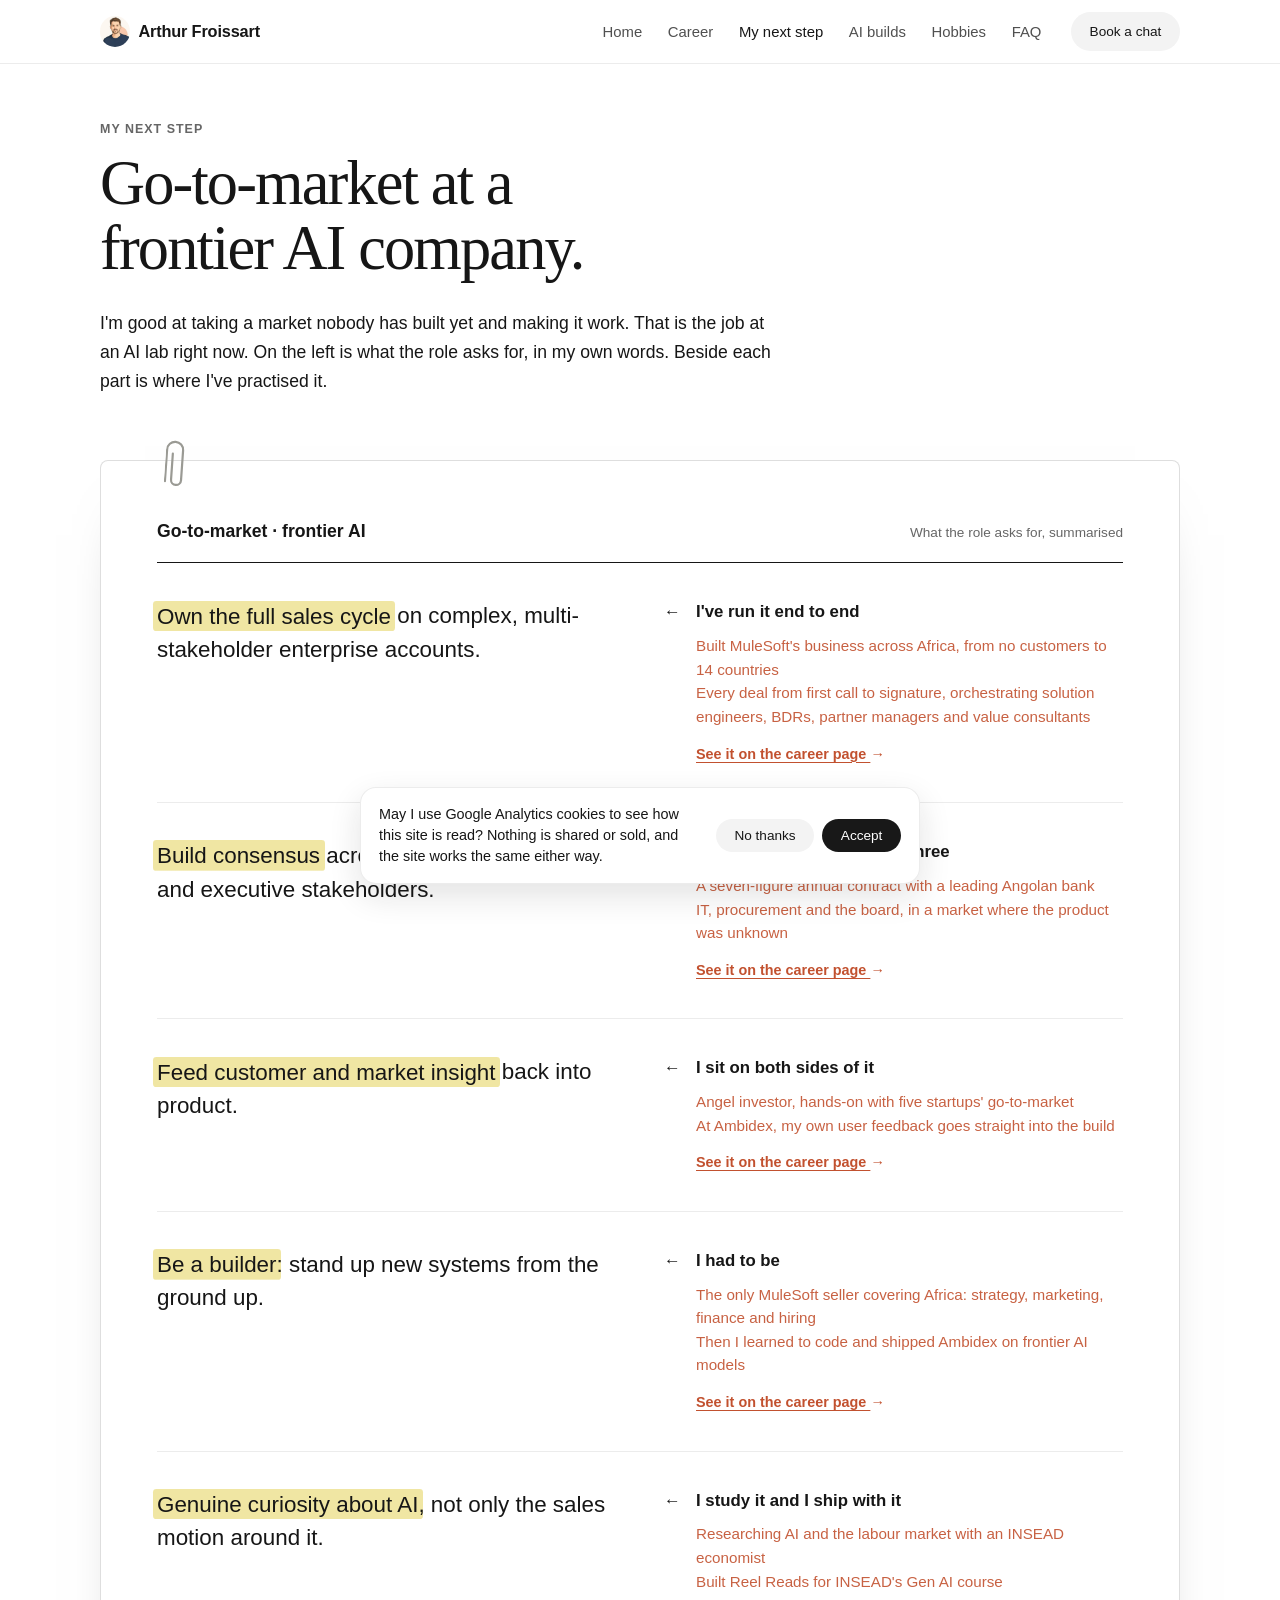
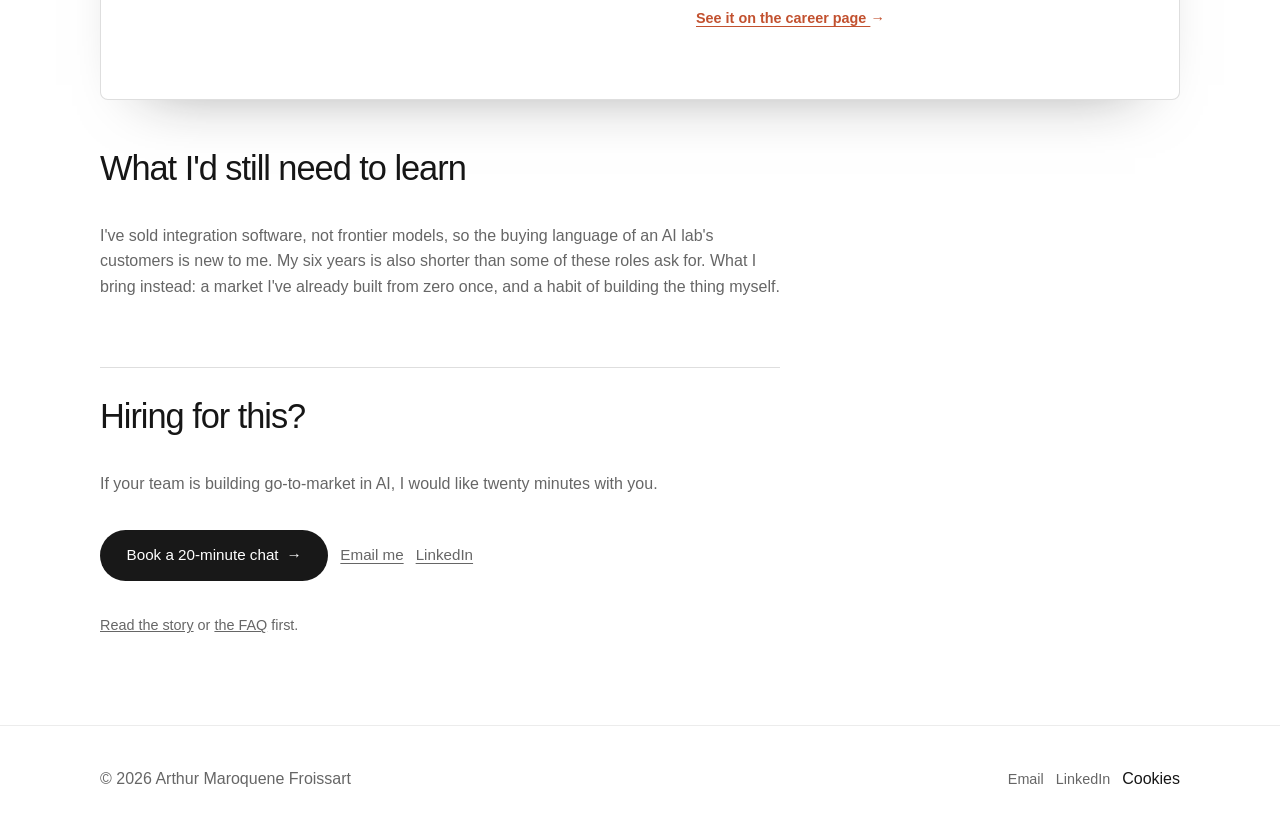
<file: my-next-step.html>
<!DOCTYPE html>
<html lang="en-GB">
<head>
  <meta charset="UTF-8">
  <script>
    /* Visitors who came from a private job page go back to it, never to this generic page. */
    (function () { try { var r = /^[a-z0-9]+-[a-z]{6}$/, q = new URLSearchParams(location.search).get("for"), s = (q && r.test(q)) ? q : sessionStorage.getItem("jobPage"); if (s && r.test(s)) { sessionStorage.setItem("jobPage", s); location.replace("https://arthur-apply.pages.dev/" + s + "/"); } } catch (e) {} })();
  </script>
  <meta name="viewport" content="width=device-width, initial-scale=1.0">
  <title>My next step · Arthur Froissart</title>
  <meta name="description" content="The role Arthur Froissart is after, go-to-market at a frontier AI company, next to what he has done.">
  <meta property="og:type" content="website">
  <meta property="og:title" content="My next step · Arthur Froissart">
  <meta property="og:description" content="The role Arthur Froissart is after, go-to-market at a frontier AI company, next to what he has done.">
  <meta property="og:image" content="https://arthurmf.com/assets/og-card.jpg">
  <meta property="og:image:width" content="1200">
  <meta property="og:image:height" content="630">
  <meta name="twitter:card" content="summary_large_image">
  <link rel="icon" href="/favicon.ico" sizes="48x48">
  <link rel="icon" href="/favicon.svg" type="image/svg+xml">
  <link rel="icon" href="/favicon-192.png" type="image/png" sizes="192x192">
  <link rel="apple-touch-icon" href="/apple-touch-icon.png">
  <link rel="canonical" href="https://arthurmf.com/my-next-step.html">
  <link rel="stylesheet" href="style.css">
  <script>document.documentElement.classList.add("js");</script>
</head>
<body>
  <a class="skip-link" href="#main">Skip to content</a>

  <header class="site-header">
    <div class="site-header__inner">
      <a class="site-header__brand" href="index.html">
        <img src="assets/illustrations/avatar.jpg" alt="">
        Arthur Froissart
      </a>

      <button class="nav-toggle" data-nav-toggle aria-expanded="false" aria-controls="site-nav">
        <span class="nav-toggle__bar"></span>
        <span class="visually-hidden">Menu</span>
      </button>

      <nav class="site-nav" id="site-nav" data-site-nav aria-label="Primary">
        <ul class="site-nav__list">
          <li><a class="site-nav__link" href="index.html">Home</a></li>
          <li><a class="site-nav__link" href="career.html">Career</a></li>
          <li><a class="site-nav__link is-active" href="my-next-step.html" aria-current="page">My next step</a></li>
          <li><a class="site-nav__link" href="builds.html">AI builds</a></li>
          <li><a class="site-nav__link" href="outside.html">Hobbies</a></li>
          <li><a class="site-nav__link" href="faq.html">FAQ</a></li>
          <li><a class="btn btn--secondary btn--sm site-nav__cta" href="https://calendar.app.google/GeE9MD7jo6RR16AK8" target="_blank" rel="noopener" data-cta="book-header">Book a chat</a></li>
        </ul>
      </nav>
    </div>
  </header>

  <main id="main">
    <section class="section">
      <div class="container stack--lg stack">
        <div>
          <span class="eyebrow">My next step</span>
          <h1 class="page-title">Go-to-market at a frontier AI company.</h1>
        </div>
        <p class="lede prose">I'm good at taking a market nobody has built yet and making it work. That is the job at an AI lab right now. On the left is what the role asks for, in my own words. Beside each part is where I've practised it.</p>

        <div class="track" id="track-gtm">
          <article class="posting">
            <svg class="posting__clip" viewBox="0 0 24 56" aria-hidden="true"><path d="M7 16v26a5 5 0 0 0 10 0V12a8 8 0 0 0-16 0v32" fill="none" stroke="currentColor" stroke-width="2.2" stroke-linecap="round"/></svg>
            <header class="posting__head"><span class="posting__title">Go-to-market · frontier AI</span><span class="posting__meta">What the role asks for, summarised</span></header>
            <ul class="posting__rows">
            <li class="posting__row reveal">
              <p class="posting__ask"><mark>Own the full sales cycle</mark> on complex, multi-stakeholder enterprise accounts.</p>
              <div class="posting__note">
                <p class="posting__note-head"><span class="posting__arrow" aria-hidden="true">←</span>I've run it end to end</p>
                <ul class="posting__points"><li>Built MuleSoft's business across Africa, from no customers to 14 countries</li><li>Every deal from first call to signature, orchestrating solution engineers, BDRs, partner managers and value consultants</li></ul>
                <a class="posting__link" href="career.html#mulesoft">See it on the career page <span class="arrow" aria-hidden="true">→</span></a>
              </div>
            </li>
            <li class="posting__row reveal">
              <p class="posting__ask"><mark>Build consensus</mark> across technical, commercial and executive stakeholders.</p>
              <div class="posting__note">
                <p class="posting__note-head"><span class="posting__arrow" aria-hidden="true">←</span>My largest deal needed all three</p>
                <ul class="posting__points"><li>A seven-figure annual contract with a leading Angolan bank</li><li>IT, procurement and the board, in a market where the product was unknown</li></ul>
                <a class="posting__link" href="career.html#mulesoft">See it on the career page <span class="arrow" aria-hidden="true">→</span></a>
              </div>
            </li>
            <li class="posting__row reveal">
              <p class="posting__ask"><mark>Feed customer and market insight</mark> back into product.</p>
              <div class="posting__note">
                <p class="posting__note-head"><span class="posting__arrow" aria-hidden="true">←</span>I sit on both sides of it</p>
                <ul class="posting__points"><li>Angel investor, hands-on with five startups' go-to-market</li><li>At Ambidex, my own user feedback goes straight into the build</li></ul>
                <a class="posting__link" href="career.html#angels">See it on the career page <span class="arrow" aria-hidden="true">→</span></a>
              </div>
            </li>
            <li class="posting__row reveal">
              <p class="posting__ask"><mark>Be a builder</mark>: stand up new systems from the ground up.</p>
              <div class="posting__note">
                <p class="posting__note-head"><span class="posting__arrow" aria-hidden="true">←</span>I had to be</p>
                <ul class="posting__points"><li>The only MuleSoft seller covering Africa: strategy, marketing, finance and hiring</li><li>Then I learned to code and shipped Ambidex on frontier AI models</li></ul>
                <a class="posting__link" href="career.html#insead">See it on the career page <span class="arrow" aria-hidden="true">→</span></a>
              </div>
            </li>
            <li class="posting__row reveal">
              <p class="posting__ask"><mark>Genuine curiosity about AI</mark>, not only the sales motion around it.</p>
              <div class="posting__note">
                <p class="posting__note-head"><span class="posting__arrow" aria-hidden="true">←</span>I study it and I ship with it</p>
                <ul class="posting__points"><li>Researching AI and the labour market with an INSEAD economist</li><li>Built Reel Reads for INSEAD's Gen AI course</li></ul>
                <a class="posting__link" href="career.html#insead">See it on the career page <span class="arrow" aria-hidden="true">→</span></a>
              </div>
            </li>
            </ul>
          </article>
          <div class="prose stack track__gap">
            <h2>What I'd still need to learn</h2>
            <p class="text-muted">I've sold integration software, not frontier models, so the buying language of an AI lab's customers is new to me. My six years is also shorter than some of these roles ask for. What I bring instead: a market I've already built from zero once, and a habit of building the thing myself.</p>
          </div>
        </div>
        <div class="prose stack cta-close reveal">
          <h2>Hiring for this?</h2>
          <p class="text-muted">If your team is building go-to-market in AI, I would like twenty minutes with you.</p>
          <div class="cluster cta-row">
            <a href="https://calendar.app.google/GeE9MD7jo6RR16AK8" class="btn btn--primary" target="_blank" rel="noopener" data-cta="book-next-step">Book a 20-minute chat <span class="arrow" aria-hidden="true">→</span></a>
            <a href="mailto:arthurmf.amf@gmail.com" class="link-secondary" data-cta="email-next-step">Email me</a>
            <a href="https://www.linkedin.com/in/arthurmf/" class="link-secondary" target="_blank" rel="noopener">LinkedIn</a>
          </div>
          <p class="cta-close__more"><a href="career.html">Read the story</a> or <a href="faq.html">the FAQ</a> first.</p>
        </div>
      </div>
    </section>
  </main>

  <footer class="site-footer">
    <div class="container site-footer__inner">
      <span class="text-muted">&copy; 2026 Arthur Maroquene Froissart</span>
      <nav class="cluster" aria-label="Contact">
        <a href="mailto:arthurmf.amf@gmail.com">Email</a>
        <a href="https://www.linkedin.com/in/arthurmf/" target="_blank" rel="noopener">LinkedIn</a>
      </nav>
    </div>
  </footer>

  <script src="script.js"></script>
</body>
</html>
</file>
<file: style.css>
/* ==========================================================================
   Arthur Froissart — personal site
   Shared stylesheet (tokens + layout + components)
   ========================================================================== */

:root {
  /* Colour */
  --color-bg: #ffffff;
  --color-surface: rgb(243, 243, 243);
  --color-surface-strong: rgb(235, 235, 235);
  --color-text: rgb(22, 22, 22);
  --color-muted: rgb(102, 102, 102);
  --color-border: rgba(22, 22, 22, 0.08);
  --color-border-strong: rgba(22, 22, 22, 0.14);

  --color-primary-bg: rgb(24, 24, 24);
  --color-primary-text: #ffffff;

  --gradient-peach: linear-gradient(135deg, #ffe9df 0%, #ffe1ea 55%, #fff4ee 100%);

  --color-accent: #c2512f;
  --color-accent-soft: #f3d9cf;
  --tint-blue: #eef3fa;
  --tint-green: #edf5ef;
  --tint-peach: #fdf0e8;
  --tint-sand: #f5f2ec;

  --ease-out: cubic-bezier(0.22, 1, 0.36, 1);

  /* Type */
  --font-sans: -apple-system, BlinkMacSystemFont, "Segoe UI", Roboto, "Helvetica Neue", sans-serif;
  --font-display: ui-serif, "New York", "Iowan Old Style", "Palatino Linotype", Georgia, serif;

  /* Shape */
  --radius-pill: 9999px;
  --radius-lg: 1.5rem;
  --radius-md: 1rem;
  --radius-sm: 0.6rem;

  /* Layout */
  --container-width: 1120px;
  --prose-width: 680px;
  --header-height: 64px;

  /* Shadow */
  --shadow-card: 0 1px 2px rgba(22, 22, 22, 0.04), 0 1px 1px rgba(22, 22, 22, 0.03);
}

/* --------------------------------------------------------------------------
   Reset
   -------------------------------------------------------------------------- */

* {
  box-sizing: border-box;
}

html,
body {
  margin: 0;
  padding: 0;
}

html {
  /* Hard guarantee against the 375px horizontal-scroll failure mode */
  overflow-x: hidden;
  -webkit-text-size-adjust: 100%;
}

body {
  min-height: 100vh;
  width: 100%;
  background: var(--color-bg);
  color: var(--color-text);
  font-family: var(--font-sans);
  font-size: 16px;
  line-height: 1.6;
  -webkit-font-smoothing: antialiased;
}

img,
svg {
  max-width: 100%;
  height: auto;
  display: block;
}

a {
  color: inherit;
}

button {
  font-family: inherit;
}

ul,
ol {
  margin: 0;
  padding: 0;
}

/* --------------------------------------------------------------------------
   Typography
   -------------------------------------------------------------------------- */

h1,
h2,
h3,
h4 {
  font-family: var(--font-sans);
  color: var(--color-text);
  margin: 0;
}

h1 {
  font-size: clamp(2.1rem, 1.3rem + 3.2vw, 3rem);
  font-weight: 450;
  letter-spacing: -0.045em;
  line-height: 1.12;
}

h2 {
  font-size: clamp(1.6rem, 1.2rem + 1.6vw, 2.15rem);
  font-weight: 450;
  letter-spacing: -0.03em;
  line-height: 1.2;
}

h3 {
  font-size: 1.2rem;
  font-weight: 600;
  letter-spacing: -0.01em;
  line-height: 1.35;
}

h4 {
  font-size: 1rem;
  font-weight: 600;
}

p {
  margin: 0;
  color: var(--color-text);
}

.lede {
  font-size: 1.1rem;
  line-height: 1.65;
  color: var(--color-text);
}

.text-muted {
  color: var(--color-muted);
}

.eyebrow {
  display: block;
  font-size: 0.78rem;
  font-weight: 600;
  letter-spacing: 0.08em;
  text-transform: uppercase;
  color: var(--color-muted);
  margin-bottom: 0.6rem;
}

.visually-hidden {
  position: absolute;
  width: 1px;
  height: 1px;
  overflow: hidden;
  clip: rect(0 0 0 0);
  white-space: nowrap;
}

/* --------------------------------------------------------------------------
   Layout primitives
   -------------------------------------------------------------------------- */

.container {
  width: 100%;
  max-width: var(--container-width);
  margin: 0 auto;
  padding: 0 1.25rem;
}

.prose {
  max-width: var(--prose-width);
}

.prose > * + * {
  margin-top: 1.1rem;
}

.section {
  padding: 3.5rem 0;
}

.section--tight {
  padding: 2rem 0;
}

.section--wash {
  background: var(--gradient-peach);
  border-radius: var(--radius-lg);
  padding: 2.75rem 1.5rem;
}

.stack {
  display: flex;
  flex-direction: column;
  gap: 1rem;
}

.stack--lg {
  gap: 1.75rem;
}

.stack--sm {
  gap: 0.6rem;
}

.cluster {
  display: flex;
  flex-wrap: wrap;
  align-items: center;
  gap: 0.75rem;
}

.grid-cards {
  display: grid;
  grid-template-columns: 1fr;
  gap: 1.25rem;
}

@media (min-width: 640px) {
  .grid-cards {
    grid-template-columns: repeat(2, 1fr);
  }
}

@media (min-width: 960px) {
  .grid-cards {
    grid-template-columns: repeat(3, 1fr);
  }
}

hr.divider {
  border: none;
  border-top: 1px solid var(--color-border);
  margin: 2.5rem 0;
}

/* --------------------------------------------------------------------------
   Buttons / pills
   -------------------------------------------------------------------------- */

.btn {
  display: inline-flex;
  align-items: center;
  justify-content: center;
  gap: 0.5rem;
  padding: 0.75rem 1.6rem;
  border-radius: var(--radius-pill);
  border: 1px solid transparent;
  font-size: 0.95rem;
  font-weight: 500;
  text-decoration: none;
  cursor: pointer;
  transition: transform 0.15s ease, opacity 0.15s ease, background-color 0.15s ease,
    color 0.15s ease, box-shadow 0.15s ease;
  white-space: nowrap;
}

.btn:hover {
  transform: translateY(-1px);
}

.btn:active {
  transform: translateY(0);
}

.btn--primary {
  background: var(--color-primary-bg);
  color: var(--color-primary-text);
}

.btn--primary:hover {
  opacity: 0.88;
}

.btn--secondary {
  background: var(--color-surface);
  color: var(--color-text);
}

.btn--secondary:hover {
  background: var(--color-surface-strong);
}

.btn--sm {
  padding: 0.5rem 1.1rem;
  font-size: 0.85rem;
}

.link-secondary {
  color: var(--color-muted);
  text-decoration: underline;
  text-underline-offset: 3px;
  font-size: 0.95rem;
}

.link-secondary:hover {
  color: var(--color-text);
}

/* Focus visibility (accessibility, not in brand ref but required for craft) */
a:focus-visible,
button:focus-visible,
.btn:focus-visible {
  outline: 2px solid var(--color-primary-bg);
  outline-offset: 3px;
  border-radius: var(--radius-sm);
}

/* --------------------------------------------------------------------------
   Top navigation
   -------------------------------------------------------------------------- */

.site-header {
  position: sticky;
  top: 0;
  z-index: 50;
  background: rgba(255, 255, 255, 0.92);
  -webkit-backdrop-filter: saturate(180%) blur(10px);
  backdrop-filter: saturate(180%) blur(10px);
  border-bottom: 1px solid var(--color-border);
  height: var(--header-height);
}

.site-header__inner {
  max-width: var(--container-width);
  margin: 0 auto;
  height: 100%;
  padding: 0 1.25rem;
  display: flex;
  align-items: center;
  justify-content: space-between;
  gap: 1rem;
}

.site-header__brand {
  display: inline-flex;
  align-items: center;
  gap: 0.5rem;
  font-weight: 600;
  font-size: 1.02rem;
  letter-spacing: -0.01em;
  color: var(--color-text);
  text-decoration: none;
}

.site-header__brand img,
.site-header__brand .brand-mark {
  width: 1.9rem;
  height: 1.9rem;
  border-radius: 50%;
  object-fit: cover;
}

.nav-toggle {
  display: none;
  align-items: center;
  justify-content: center;
  width: 2.25rem;
  height: 2.25rem;
  border: none;
  background: transparent;
  cursor: pointer;
  padding: 0;
}

.nav-toggle__bar,
.nav-toggle__bar::before,
.nav-toggle__bar::after {
  content: "";
  display: block;
  width: 1.3rem;
  height: 2px;
  background: var(--color-text);
  position: relative;
  transition: transform 0.2s ease, opacity 0.2s ease;
}

.nav-toggle__bar::before {
  position: absolute;
  top: -6px;
}

.nav-toggle__bar::after {
  position: absolute;
  top: 6px;
}

.site-nav__list {
  display: flex;
  align-items: center;
  gap: 1.6rem;
  list-style: none;
}

.site-nav__link {
  font-size: 0.93rem;
  font-weight: 500;
  color: var(--color-text);
  text-decoration: none;
  opacity: 0.75;
  transition: opacity 0.15s ease;
}

.site-nav__link:hover {
  opacity: 1;
}

.site-nav__link.is-active {
  opacity: 1;
}

.site-nav__cta {
  margin-left: 0.25rem;
}

@media (max-width: 719px) {
  .nav-toggle {
    display: inline-flex;
  }

  .site-nav {
    position: absolute;
    top: var(--header-height);
    left: 0;
    right: 0;
    background: #ffffff;
    border-bottom: 1px solid var(--color-border);
    box-shadow: 0 10px 24px rgba(22, 22, 22, 0.06);
    max-height: 0;
    overflow: hidden;
    transition: max-height 0.25s ease;
  }

  .site-nav.is-open {
    max-height: 70vh;
    overflow-y: auto;
  }

  .site-nav__list {
    flex-direction: column;
    align-items: flex-start;
    gap: 0;
    padding: 0.5rem 1.25rem 1.25rem;
  }

  .site-nav__list li {
    width: 100%;
  }

  .site-nav__link {
    display: block;
    padding: 0.75rem 0;
    width: 100%;
  }

  .site-nav__cta {
    margin-left: 0;
    margin-top: 0.5rem;
    display: inline-flex;
  }

  .nav-toggle[aria-expanded="true"] .nav-toggle__bar {
    transform: rotate(45deg);
  }

  .nav-toggle[aria-expanded="true"] .nav-toggle__bar::before {
    opacity: 0;
  }

  .nav-toggle[aria-expanded="true"] .nav-toggle__bar::after {
    transform: rotate(-90deg) translate(0);
    top: 0;
  }
}

@media (min-width: 720px) {
  .site-nav {
    display: block !important;
    max-height: none !important;
    position: static;
    background: transparent;
    border: none;
    box-shadow: none;
  }

  .site-nav__list {
    flex-direction: row;
  }
}

/* --------------------------------------------------------------------------
   Sticky sub-nav (career table of contents)
   -------------------------------------------------------------------------- */

.subnav {
  position: sticky;
  top: var(--header-height);
  z-index: 40;
  background: #ffffff;
  border-bottom: 1px solid var(--color-border);
  padding: 0.85rem 0;
}

.subnav__scroll {
  max-width: var(--container-width);
  margin: 0 auto;
  padding: 0 1.25rem;
  overflow-x: auto;
  -webkit-overflow-scrolling: touch;
  scrollbar-width: thin;
  /* Fade both edges so an overflowing row reads as scrollable, not clipped. */
  mask-image: linear-gradient(to right, transparent, black 24px, black calc(100% - 24px), transparent);
  -webkit-mask-image: linear-gradient(to right, transparent, black 24px, black calc(100% - 24px), transparent);
}

.subnav__list {
  display: flex;
  gap: 0.5rem;
  list-style: none;
  width: max-content;
}

.subnav__link {
  display: inline-flex;
  align-items: center;
  gap: 0.45rem;
  padding: 0.45rem 1rem;
  border-radius: var(--radius-pill);
  background: var(--color-surface);
  color: var(--color-muted);
  font-size: 0.82rem;
  font-weight: 500;
  text-decoration: none;
  white-space: nowrap;
  transition: background-color 0.15s ease, color 0.15s ease;
}

.subnav__link:hover {
  color: var(--color-text);
  background: var(--color-surface-strong);
}

.subnav__link.is-active {
  background: var(--color-primary-bg);
  color: var(--color-primary-text);
}

.subnav__dot {
  width: 0.4rem;
  height: 0.4rem;
  border-radius: 50%;
  display: inline-block;
  border: 1.5px solid currentColor;
  flex-shrink: 0;
}

.subnav__link.is-active .subnav__dot {
  background: currentColor;
}

.subnav__index {
  font-size: 0.68rem;
  opacity: 0.8;
}

/* Scroll progress through the chapters, driven by --progress from script.js */
.subnav__progress {
  position: absolute;
  left: 0;
  right: 0;
  bottom: -1px;
  height: 2px;
  background: var(--color-accent);
  transform: scaleX(var(--progress, 0));
  transform-origin: left center;
}

/* --------------------------------------------------------------------------
   Hero (home)
   -------------------------------------------------------------------------- */

.hero {
  padding: 3rem 0 2.5rem;
  display: grid;
  grid-template-columns: minmax(0, 1fr);
  gap: 2rem;
  align-items: center;
}

.hero__photo {
  order: -1;
  margin: 0;
  width: 100%;
  max-width: 15rem;
  aspect-ratio: 4 / 5;
  border-radius: 1.5rem;
  overflow: hidden;
  background: var(--color-border);
}

.hero__photo img {
  width: 100%;
  height: 100%;
  object-fit: cover;
  display: block;
  transition: transform 1.1s cubic-bezier(0.22, 1, 0.36, 1);
}

.hero__photo:hover img {
  transform: scale(1.04);
}

@media (min-width: 900px) {
  .hero {
    grid-template-columns: minmax(0, 1.35fr) minmax(0, 0.65fr);
    gap: 4rem;
  }

  .hero__photo {
    order: 0;
    max-width: none;
    justify-self: end;
  }
}

@media (prefers-reduced-motion: reduce) {
  .hero__photo img {
    transition: none;
  }
}

.hero__cta-row {
  display: flex;
  align-items: center;
  gap: 1.25rem;
  flex-wrap: wrap;
  margin-top: 0.5rem;
}

/* --------------------------------------------------------------------------
   Footer
   -------------------------------------------------------------------------- */

.site-footer {
  border-top: 1px solid var(--color-border);
  padding: 2.5rem 0;
  margin-top: 2rem;
}

.site-footer__inner {
  display: flex;
  flex-wrap: wrap;
  align-items: center;
  justify-content: space-between;
  gap: 1rem;
}

.site-footer a {
  color: var(--color-muted);
  text-decoration: none;
  font-size: 0.9rem;
}

.site-footer a:hover {
  color: var(--color-text);
}

/* --------------------------------------------------------------------------
   Closing mission line (home)
   -------------------------------------------------------------------------- */

.mission-line {
  font-size: 1.3rem;
  font-weight: 450;
  letter-spacing: -0.015em;
  line-height: 1.4;
  color: var(--color-text);
}

/* --------------------------------------------------------------------------
   Mobile-first safety net
   -------------------------------------------------------------------------- */

@media (max-width: 480px) {
  .section {
    padding: 2.25rem 0;
  }

  .hero__cta-row {
    flex-direction: column;
    align-items: flex-start;
  }

  .site-footer__inner {
    flex-direction: column;
    align-items: flex-start;
  }
}

/* --------------------------------------------------------------------------
   Skip link
   -------------------------------------------------------------------------- */

.skip-link {
  position: absolute;
  left: 1rem;
  top: -4rem;
  z-index: 100;
  padding: 0.6rem 1rem;
  border-radius: var(--radius-sm);
  background: var(--color-primary-bg);
  color: var(--color-primary-text);
  font-size: 0.9rem;
  text-decoration: none;
}

.skip-link:focus {
  top: 0.75rem;
}

/* --------------------------------------------------------------------------
   Motion baseline: page-in, scroll reveal. Content stays visible without JS.
   -------------------------------------------------------------------------- */

@keyframes page-in {
  from {
    opacity: 0;
    transform: translateY(10px);
  }
  to {
    opacity: 1;
    transform: none;
  }
}

main {
  animation: page-in 0.5s ease-out both;
}

.js .reveal {
  opacity: 0;
  transform: translateY(26px);
  transition: opacity 0.8s var(--ease-out), transform 1s var(--ease-out);
  transition-delay: var(--d, 0s);
}

.js .reveal.is-seen {
  opacity: 1;
  transform: none;
}

.arrow {
  display: inline-block;
  transition: transform 0.3s var(--ease-out);
}

a:hover > .arrow,
.btn:hover > .arrow,
a:hover .preview-card__title .arrow {
  transform: translateX(4px);
}

/* --------------------------------------------------------------------------
   Home: illustrated preview cards
   -------------------------------------------------------------------------- */

.preview-grid {
  display: grid;
  grid-template-columns: minmax(0, 1fr);
  gap: 1rem;
}

@media (min-width: 760px) {
  .preview-grid {
    grid-template-columns: repeat(3, minmax(0, 1fr));
  }
}

.preview-card {
  display: flex;
  flex-direction: column;
  border-radius: var(--radius-lg);
  background: var(--color-surface);
  text-decoration: none;
  color: var(--color-text);
  overflow: hidden;
  transition: transform 0.4s var(--ease-out), box-shadow 0.4s var(--ease-out);
}

.preview-card:hover {
  transform: translateY(-4px);
  box-shadow: 0 18px 40px rgba(22, 22, 22, 0.08);
}

.preview-card__art {
  aspect-ratio: 16 / 10;
  display: grid;
  place-items: center;
  background: var(--tint, var(--tint-sand));
}

.preview-card__art svg {
  width: 62%;
  height: auto;
  overflow: visible;
  transition: transform 0.6s var(--ease-out);
}

.preview-card:hover .preview-card__art svg {
  transform: scale(1.08);
}

.preview-card__body {
  display: flex;
  flex-direction: column;
  gap: 0.4rem;
  padding: 1.25rem 1.4rem 1.5rem;
}

.preview-card__title {
  display: flex;
  align-items: center;
  justify-content: space-between;
  font-size: 1.05rem;
  font-weight: 600;
}

.preview-card__teaser {
  font-size: 0.92rem;
  color: var(--color-muted);
  line-height: 1.5;
}

/* Small drawn details inside the card art come alive on hover */
.art-stroke {
  fill: none;
  stroke: var(--color-text);
  stroke-width: 2.5;
  stroke-linecap: round;
  stroke-linejoin: round;
}

.art-fill {
  fill: var(--color-text);
}

.art-accent {
  fill: var(--color-accent);
}

.art-accent-stroke {
  fill: none;
  stroke: var(--color-accent);
  stroke-width: 2.5;
  stroke-linecap: round;
  stroke-linejoin: round;
}

.art-paper {
  fill: #ffffff;
  stroke: var(--color-text);
  stroke-width: 2.5;
  stroke-linejoin: round;
}

/* --------------------------------------------------------------------------
   Home: "The short version" label / description rows
   -------------------------------------------------------------------------- */

.short-version {
  display: grid;
  grid-template-columns: minmax(0, 1fr);
  gap: 1.5rem;
}

@media (min-width: 900px) {
  .short-version {
    grid-template-columns: minmax(0, 0.32fr) minmax(0, 1fr);
    gap: 3rem;
  }
}

.short-version__title {
  font-family: var(--font-display);
  font-size: clamp(1.9rem, 1.4rem + 2vw, 2.6rem);
  font-weight: 400;
  letter-spacing: -0.02em;
  line-height: 1.1;
}

.fact-rows {
  list-style: none;
  border-top: 1px solid var(--color-border-strong);
}

.fact-row {
  display: grid;
  grid-template-columns: minmax(0, 1fr);
  gap: 0.25rem;
  padding: 1.1rem 0;
  border-bottom: 1px solid var(--color-border-strong);
}

@media (min-width: 640px) {
  .fact-row {
    grid-template-columns: 9.5rem minmax(0, 1fr);
    gap: 1.5rem;
    align-items: baseline;
  }
}

.fact-row__label {
  font-size: 0.78rem;
  font-weight: 600;
  letter-spacing: 0.08em;
  text-transform: uppercase;
  color: var(--color-muted);
}

.fact-row__text {
  font-size: 1.05rem;
  line-height: 1.5;
}

.fact-row__text a {
  text-underline-offset: 3px;
}

/* --------------------------------------------------------------------------
   Career: story chapters (interlude, then a panel with copy and an exhibit)
   -------------------------------------------------------------------------- */

.career-intro h1 {
  font-family: var(--font-display);
  font-weight: 400;
  font-size: clamp(2.4rem, 1.4rem + 4.4vw, 4.25rem);
  letter-spacing: -0.03em;
  line-height: 1.04;
  max-width: 16ch;
}

.chapter {
  scroll-margin-top: calc(var(--header-height) + 3.5rem);
}

.interlude {
  padding: clamp(4rem, 12vw, 8.5rem) 0 clamp(2rem, 6vw, 3.5rem);
}

.interlude__kicker {
  display: flex;
  align-items: center;
  gap: 0.75rem;
  font-size: 0.78rem;
  font-weight: 600;
  letter-spacing: 0.08em;
  text-transform: uppercase;
  color: var(--color-muted);
  margin-bottom: 1.25rem;
}

.interlude__kicker::before {
  content: "";
  width: 2rem;
  height: 1px;
  background: currentColor;
}

.interlude__line {
  font-family: var(--font-display);
  font-weight: 400;
  font-size: clamp(2.6rem, 1.2rem + 6.6vw, 5.5rem);
  letter-spacing: -0.035em;
  line-height: 1;
  max-width: 14ch;
}

.interlude__line em {
  font-style: italic;
  color: var(--color-accent);
}

.panel {
  background: var(--tint, var(--color-surface));
  border-radius: 2rem;
  padding: clamp(1.4rem, 4vw, 3rem);
  display: grid;
  grid-template-columns: minmax(0, 1fr);
  gap: clamp(1.75rem, 4vw, 3.5rem);
  align-items: start;
}

.panel + .panel {
  margin-top: 1.25rem;
}

@media (min-width: 980px) {
  .panel {
    grid-template-columns: minmax(0, 0.82fr) minmax(0, 1.18fr);
  }

  .panel--flip .panel__copy {
    order: 2;
  }

  .panel--flip {
    grid-template-columns: minmax(0, 1.18fr) minmax(0, 0.82fr);
  }

  .panel__copy {
    position: sticky;
    top: calc(var(--header-height) + 5rem);
  }
}

.panel__copy {
  display: flex;
  flex-direction: column;
  gap: 1.1rem;
}

.panel__meta {
  display: flex;
  flex-wrap: wrap;
  align-items: center;
  gap: 0.6rem 1rem;
  font-size: 0.82rem;
  color: var(--color-muted);
}

.panel__logos {
  display: inline-flex;
  align-items: center;
  gap: 0.75rem;
}

.panel__logos img {
  height: 1.35rem;
  width: auto;
}

.panel__title {
  font-size: clamp(1.6rem, 1.2rem + 1.7vw, 2.3rem);
  font-weight: 500;
  letter-spacing: -0.03em;
  line-height: 1.12;
}

.panel__text {
  font-size: 1.02rem;
  line-height: 1.6;
  color: rgb(60, 60, 60);
  max-width: 34rem;
}

.stats {
  list-style: none;
  display: flex;
  flex-wrap: wrap;
  gap: 1.25rem 2.25rem;
  margin-top: 0.5rem;
}

.stat {
  display: flex;
  flex-direction: column;
  gap: 0.2rem;
  max-width: 11rem;
}

.stat__num {
  white-space: nowrap;
  font-family: var(--font-display);
  font-size: clamp(2.2rem, 1.6rem + 2.2vw, 3.1rem);
  letter-spacing: -0.03em;
  line-height: 1;
}

.stat__label {
  font-size: 0.85rem;
  line-height: 1.4;
  color: var(--color-muted);
}

.exhibit {
  background: #ffffff;
  border-radius: 1.5rem;
  padding: clamp(1.1rem, 3vw, 2rem);
  box-shadow: 0 1px 2px rgba(22, 22, 22, 0.04), 0 12px 32px rgba(22, 22, 22, 0.05);
  min-width: 0;
}

.exhibit__hint {
  display: flex;
  align-items: center;
  gap: 0.5rem;
  font-size: 0.78rem;
  font-weight: 600;
  letter-spacing: 0.06em;
  text-transform: uppercase;
  color: var(--color-muted);
  margin-bottom: 1.1rem;
}

.exhibit__hint::before {
  content: "";
  width: 0.5rem;
  height: 0.5rem;
  border-radius: 50%;
  background: var(--color-accent);
  animation: hint-pulse 2.4s ease-in-out infinite;
}

@keyframes hint-pulse {
  0%,
  100% {
    box-shadow: 0 0 0 0 rgba(194, 81, 47, 0.45);
  }
  60% {
    box-shadow: 0 0 0 7px rgba(194, 81, 47, 0);
  }
}

/* --------------------------------------------------------------------------
   Exhibit: scope ladder (three steps, the scope grid fills as you climb)
   -------------------------------------------------------------------------- */

.ladder__tabs {
  display: grid;
  grid-template-columns: repeat(3, minmax(0, 1fr));
  gap: 0.35rem;
  padding: 0.35rem;
  border-radius: 1.1rem;
  background: var(--color-surface);
}

.ladder__tab {
  display: flex;
  flex-direction: column;
  gap: 0.15rem;
  padding: 0.7rem 0.75rem;
  border: none;
  border-radius: 0.8rem;
  background: transparent;
  color: var(--color-muted);
  font-size: 0.9rem;
  font-weight: 600;
  line-height: 1.25;
  text-align: left;
  cursor: pointer;
  transition: background-color 0.3s ease, color 0.3s ease, box-shadow 0.3s ease;
}

@media (max-width: 520px) {
  .ladder__tabs {
    grid-template-columns: minmax(0, 1fr);
  }

  .ladder__tab {
    flex-direction: row-reverse;
    justify-content: space-between;
    align-items: baseline;
  }

  .ladder__tier {
    padding-left: calc(var(--tier, 0) * 0.6rem);
  }
}

.ladder__tab:hover {
  color: var(--color-text);
}

.ladder__tab[aria-selected="true"] {
  background: #ffffff;
  color: var(--color-text);
  box-shadow: 0 1px 2px rgba(22, 22, 22, 0.08), 0 4px 12px rgba(22, 22, 22, 0.06);
}

.ladder__years {
  font-size: 0.72rem;
  font-weight: 500;
  letter-spacing: 0.03em;
  color: var(--color-muted);
}

.ladder__stage {
  display: flex;
  flex-direction: column-reverse;
  gap: 0.6rem;
  margin: 1.5rem 0;
}

.ladder__tier {
  display: flex;
  flex-wrap: wrap;
  gap: 0.5rem;
  padding-left: calc(var(--tier, 0) * 1.25rem);
}

.ladder__chip {
  padding: 0.5rem 0.9rem;
  border-radius: var(--radius-pill);
  border: 1.5px dashed var(--color-border-strong);
  color: rgba(22, 22, 22, 0.35);
  font-size: 0.86rem;
  font-weight: 600;
  white-space: nowrap;
  transition: background-color 0.5s var(--ease-out), color 0.5s var(--ease-out),
    border-color 0.5s var(--ease-out), transform 0.5s var(--ease-out);
  transition-delay: var(--d, 0s);
}

.ladder__chip.is-on {
  background: var(--color-primary-bg);
  border-color: var(--color-primary-bg);
  border-style: solid;
  color: #ffffff;
}

.ladder__chip.is-new {
  background: var(--color-accent);
  border-color: var(--color-accent);
  transform: translateY(-2px);
}

.ladder__caption {
  display: grid;
  grid-template-columns: minmax(0, 1fr);
  gap: 1rem;
  padding-top: 1.25rem;
  border-top: 1px solid var(--color-border);
  min-height: 9.5rem;
}

@media (min-width: 560px) {
  .ladder__caption {
    grid-template-columns: minmax(0, 1fr) auto;
    gap: 2rem;
    align-items: end;
  }
}

.ladder__headline {
  font-size: 1.25rem;
  font-weight: 600;
  letter-spacing: -0.02em;
  margin-bottom: 0.35rem;
}

.ladder__body {
  font-size: 0.95rem;
  line-height: 1.55;
  color: var(--color-muted);
  max-width: 30rem;
}

.ladder__stat .stat__num {
  font-size: clamp(2rem, 1.5rem + 1.8vw, 2.7rem);
}

.ladder__caption.is-swapping > * {
  animation: caption-in 0.5s var(--ease-out) both;
}

@keyframes caption-in {
  from {
    opacity: 0;
    transform: translateY(8px);
  }
  to {
    opacity: 1;
    transform: none;
  }
}

/* --------------------------------------------------------------------------
   Exhibit: map of Africa (anonymised: counts and sectors only)
   -------------------------------------------------------------------------- */

.africa {
  display: grid;
  grid-template-columns: minmax(0, 1fr);
  gap: 1.25rem;
}

@media (min-width: 620px) {
  .africa {
    grid-template-columns: minmax(0, 1.5fr) minmax(0, 0.8fr);
    align-items: center;
  }
}

.africa__svg {
  width: 100%;
  height: auto;
  overflow: visible;
}

.africa__land path {
  fill: #ebe8e2;
  stroke: #ffffff;
  stroke-width: 0.8;
}

.africa__country {
  fill: #ebe8e2;
  stroke: #ffffff;
  stroke-width: 0.8;
  cursor: pointer;
  outline: none;
  transition: fill 0.6s var(--ease-out);
  transition-delay: var(--d, 0s);
}

/* Two outlines drawn as one country: the stroke takes the fill colour so no
   internal border shows. */
.africa__country--group {
  color: #ebe8e2;
  stroke: currentColor;
  stroke-width: 0.6;
  transition: fill 0.6s var(--ease-out), color 0.6s var(--ease-out);
  transition-delay: var(--d, 0s);
}

.africa.is-lit .africa__country {
  fill: #eab7a4;
  color: #eab7a4;
}

.africa.is-lit .africa__country:hover {
  fill: #dc937a;
  color: #dc937a;
  transition-delay: 0s;
}

.africa.is-lit .africa__country.is-selected {
  fill: var(--color-accent);
  color: var(--color-accent);
  transition-delay: 0s;
}

.africa__island {
  stroke: var(--color-accent);
  stroke-width: 1.5;
}

.africa__label {
  font-size: 11px;
  fill: var(--color-muted);
  pointer-events: none;
}

.africa__panel {
  display: flex;
  flex-direction: column;
  gap: 0.6rem;
  min-height: 12.5rem;
}

.africa__kicker {
  font-size: 0.75rem;
  font-weight: 600;
  letter-spacing: 0.08em;
  text-transform: uppercase;
  color: var(--color-muted);
}

.africa__name {
  font-family: var(--font-display);
  font-size: clamp(1.9rem, 1.5rem + 1.5vw, 2.5rem);
  font-weight: 400;
  letter-spacing: -0.02em;
  line-height: 1.05;
}

.africa__detail {
  font-size: 0.95rem;
  line-height: 1.55;
  color: var(--color-muted);
}

.africa__detail strong {
  color: var(--color-text);
}

.africa__panel.is-swapping > * {
  animation: caption-in 0.45s var(--ease-out) both;
}

.africa__chips {
  grid-column: 1 / -1;
  list-style: none;
  display: flex;
  flex-wrap: wrap;
  gap: 0.4rem;
  padding-top: 1.1rem;
  border-top: 1px solid var(--color-border);
}

.africa__chip {
  padding: 0.4rem 0.8rem;
  border-radius: var(--radius-pill);
  border: 1px solid var(--color-border-strong);
  background: #ffffff;
  color: var(--color-text);
  font-size: 0.82rem;
  font-weight: 500;
  cursor: pointer;
  transition: background-color 0.2s ease, color 0.2s ease, border-color 0.2s ease;
}

.africa__chip:hover {
  border-color: var(--color-text);
}

.africa__chip[aria-pressed="true"] {
  background: var(--color-accent);
  border-color: var(--color-accent);
  color: #ffffff;
}

/* --------------------------------------------------------------------------
   Exhibit: portfolio tiles (angel investing)
   -------------------------------------------------------------------------- */

.tiles {
  list-style: none;
  display: grid;
  grid-template-columns: repeat(2, minmax(0, 1fr));
  gap: 0.6rem;
}

.tile {
  display: flex;
  flex-direction: column;
  justify-content: space-between;
  gap: 1.5rem;
  min-height: 7.5rem;
  padding: 1rem;
  border-radius: 1rem;
  background: var(--color-surface);
  transition: transform 0.4s var(--ease-out), background-color 0.4s ease;
}

.tile:hover {
  transform: translateY(-3px);
  background: var(--tint-green);
}

.tile__tag {
  font-size: 0.72rem;
  font-weight: 600;
  letter-spacing: 0.07em;
  text-transform: uppercase;
  color: var(--color-muted);
}

.tile__name {
  font-size: 1rem;
  font-weight: 600;
  line-height: 1.3;
}

.tile--note {
  background: var(--color-primary-bg);
  color: #ffffff;
}

.tile--note:hover {
  background: var(--color-primary-bg);
}

.tile--note .tile__tag {
  color: rgba(255, 255, 255, 0.6);
}

/* --------------------------------------------------------------------------
   Project block (repeatable: media on one side, facts on the other)
   -------------------------------------------------------------------------- */

.projects {
  display: flex;
  flex-direction: column;
  gap: 1.25rem;
}

.project {
  background: var(--tint, var(--color-surface));
  border-radius: 2rem;
  padding: clamp(1.4rem, 4vw, 3rem);
  display: grid;
  grid-template-columns: minmax(0, 1fr);
  gap: clamp(1.5rem, 4vw, 3rem);
  align-items: center;
}

@media (min-width: 900px) {
  .project {
    grid-template-columns: minmax(0, 1fr) minmax(0, 1fr);
  }

  .project--flip .project__media {
    order: 2;
  }
}

.project__media {
  background: #ffffff;
  border-radius: 1.5rem;
  padding: clamp(1rem, 3vw, 1.75rem);
  min-height: 17rem;
  display: grid;
  place-items: center;
  box-shadow: 0 1px 2px rgba(22, 22, 22, 0.04), 0 12px 32px rgba(22, 22, 22, 0.05);
  min-width: 0;
}

.project__media video {
  width: min(100%, 15rem);
  border-radius: 1.25rem;
  border: 1px solid var(--color-border-strong);
  display: block;
}

.project__body {
  display: flex;
  flex-direction: column;
  gap: 0.9rem;
}

.project__kind {
  font-size: 0.78rem;
  font-weight: 600;
  letter-spacing: 0.08em;
  text-transform: uppercase;
  color: var(--color-muted);
}

.project__title {
  font-size: clamp(1.6rem, 1.2rem + 1.7vw, 2.3rem);
  font-weight: 500;
  letter-spacing: -0.03em;
  line-height: 1.12;
}

.project__line {
  font-size: 1.02rem;
  line-height: 1.6;
  color: rgb(60, 60, 60);
}

.project__facts {
  list-style: none;
  border-top: 1px solid var(--color-border-strong);
  margin-top: 0.4rem;
}

.project__fact {
  display: grid;
  grid-template-columns: 5.5rem minmax(0, 1fr);
  gap: 1rem;
  padding: 0.75rem 0;
  border-bottom: 1px solid var(--color-border-strong);
  font-size: 0.93rem;
  line-height: 1.5;
}

.project__fact-label {
  font-size: 0.74rem;
  font-weight: 600;
  letter-spacing: 0.07em;
  text-transform: uppercase;
  color: var(--color-muted);
  padding-top: 0.15rem;
}

.project__link {
  align-self: flex-start;
  font-size: 0.95rem;
  font-weight: 600;
  color: var(--color-text);
  text-underline-offset: 4px;
}

/* --------------------------------------------------------------------------
   Channel demo (Ambidex): five channels with drawn connectors into one inbox
   -------------------------------------------------------------------------- */

.channel-demo {
  display: flex;
  flex-direction: column;
  align-items: center;
  gap: 1.25rem;
  width: 100%;
}

.channel-stage {
  position: relative;
  width: 100%;
  max-width: 26rem;
  aspect-ratio: 26 / 17;
}

.channel-stage svg {
  position: absolute;
  inset: 0;
  width: 100%;
  height: 100%;
}

.channel-wire {
  fill: none;
  stroke: var(--color-accent);
  stroke-width: 1.5;
  stroke-linecap: round;
  stroke-dasharray: 1;
  stroke-dashoffset: 1;
  transition: stroke-dashoffset 0.9s var(--ease-out);
  transition-delay: var(--d, 0s);
}

.channel-stage.is-consolidated .channel-wire {
  stroke-dashoffset: 0;
}

.channel-card {
  position: absolute;
  left: var(--x);
  top: var(--y);
  display: inline-flex;
  align-items: center;
  gap: 0.45rem;
  padding: 0.55rem 0.8rem;
  border-radius: 0.8rem;
  background: #ffffff;
  border: 1px solid var(--color-border-strong);
  box-shadow: var(--shadow-card);
  font-size: 0.82rem;
  font-weight: 600;
  white-space: nowrap;
  transform: translate(-50%, -50%) rotate(var(--r, 0deg));
  transition: transform 0.7s var(--ease-out), opacity 0.5s ease, border-color 0.5s ease;
  transition-delay: var(--d, 0s);
}

.channel-card svg {
  position: static;
  width: 1rem;
  height: 1rem;
  flex-shrink: 0;
}

.channel-stage.is-consolidated .channel-card:not(.channel-card--target) {
  transform: translate(-50%, -50%) rotate(0deg) scale(0.92);
  border-color: var(--color-accent-soft);
  opacity: 0.75;
}

.channel-card--target {
  background: var(--color-primary-bg);
  color: #ffffff;
  border-color: transparent;
  padding: 0.75rem 1.1rem;
  font-size: 0.92rem;
  opacity: 0.25;
  transform: translate(-50%, -50%) scale(0.9);
}

.channel-stage.is-consolidated .channel-card--target {
  opacity: 1;
  transform: translate(-50%, -50%) scale(1);
  transition-delay: 0.45s;
}

/* --------------------------------------------------------------------------
   Compact rows ("Before that")
   -------------------------------------------------------------------------- */

.early-rows {
  list-style: none;
  border-top: 1px solid var(--color-border-strong);
}

.early-row {
  display: grid;
  grid-template-columns: minmax(0, 1fr);
  gap: 0.3rem;
  padding: 1.4rem 0;
  border-bottom: 1px solid var(--color-border-strong);
  transition: padding-left 0.4s var(--ease-out);
}

@media (min-width: 760px) {
  .early-row {
    grid-template-columns: 8rem minmax(0, 0.8fr) minmax(0, 1.2fr);
    gap: 2rem;
    align-items: baseline;
  }

  .early-row:hover {
    padding-left: 0.75rem;
  }
}

.early-row__years {
  font-size: 0.85rem;
  color: var(--color-muted);
}

.early-row__role {
  font-size: 1.1rem;
  font-weight: 600;
  letter-spacing: -0.01em;
  line-height: 1.3;
}

.early-row__org {
  display: block;
  font-size: 0.9rem;
  font-weight: 400;
  color: var(--color-muted);
}

.early-row__text {
  font-size: 0.97rem;
  line-height: 1.55;
  color: rgb(60, 60, 60);
}

/* --------------------------------------------------------------------------
   Why this role: ask / done rows, click a row to focus it
   -------------------------------------------------------------------------- */

.fit-list {
  list-style: none;
  border-top: 1px solid var(--color-border-strong);
}

.fit-row {
  display: grid;
  grid-template-columns: minmax(0, 1fr);
  gap: 0.75rem;
  width: 100%;
  padding: 1.6rem 0;
  border: none;
  border-bottom: 1px solid var(--color-border-strong);
  background: transparent;
  color: inherit;
  font: inherit;
  text-align: left;
  cursor: pointer;
  transition: opacity 0.4s ease, padding 0.4s var(--ease-out), background-color 0.4s ease;
}

@media (min-width: 820px) {
  .fit-row {
    grid-template-columns: 3rem minmax(0, 1fr) minmax(0, 1.15fr);
    gap: 2rem;
  }
}

.fit-row__num {
  font-family: var(--font-display);
  font-size: 1.3rem;
  color: var(--color-muted);
}

.fit-row__ask {
  font-size: 1.15rem;
  font-weight: 500;
  letter-spacing: -0.015em;
  line-height: 1.35;
}

.fit-row__done {
  font-size: 1rem;
  line-height: 1.6;
  color: var(--color-muted);
}

.fit-list.has-focus .fit-row {
  opacity: 0.35;
}

.fit-list.has-focus .fit-row.is-focused {
  opacity: 1;
  background: var(--tint-peach);
  padding-left: 1.25rem;
  padding-right: 1.25rem;
  border-radius: 1.25rem;
  border-bottom-color: transparent;
}

.fit-row.is-focused .fit-row__done {
  color: var(--color-text);
}

.page-title {
  font-family: var(--font-display);
  font-weight: 400;
  font-size: clamp(2.3rem, 1.4rem + 4vw, 3.9rem);
  letter-spacing: -0.03em;
  line-height: 1.05;
  max-width: 18ch;
}

/* --------------------------------------------------------------------------
   FAQ (native <details>)
   -------------------------------------------------------------------------- */

.faq-list {
  border-top: 1px solid var(--color-border-strong);
}

.faq-item {
  border-bottom: 1px solid var(--color-border-strong);
}

.faq-item summary {
  display: flex;
  align-items: center;
  justify-content: space-between;
  gap: 1.5rem;
  padding: 1.35rem 0;
  font-size: 1.15rem;
  font-weight: 500;
  letter-spacing: -0.015em;
  cursor: pointer;
  list-style: none;
}

.faq-item summary::-webkit-details-marker {
  display: none;
}

.faq-item summary::after {
  content: "";
  flex-shrink: 0;
  width: 0.7rem;
  height: 0.7rem;
  border-right: 1.5px solid var(--color-text);
  border-bottom: 1.5px solid var(--color-text);
  transform: rotate(45deg) translate(-2px, -2px);
  transition: transform 0.35s var(--ease-out);
}

.faq-item[open] summary::after {
  transform: rotate(225deg) translate(-2px, -2px);
}

.faq-answer {
  max-width: 42rem;
  padding: 0 0 1.5rem;
  color: var(--color-muted);
  line-height: 1.65;
}

.faq-item[open] .faq-answer {
  animation: caption-in 0.45s var(--ease-out) both;
}

/* --------------------------------------------------------------------------
   Outside work: pursuits, gallery, lightbox
   -------------------------------------------------------------------------- */

.pursuits {
  list-style: none;
  display: grid;
  grid-template-columns: minmax(0, 1fr);
  gap: 1rem;
}

@media (min-width: 640px) {
  .pursuits {
    grid-template-columns: repeat(2, minmax(0, 1fr));
  }
}

.pursuit {
  display: flex;
  flex-direction: column;
  gap: 0.75rem;
  padding: 1.5rem;
  border-radius: 1.5rem;
  background: var(--tint, var(--color-surface));
  min-height: 15rem;
  transition: transform 0.4s var(--ease-out);
}

.pursuit:hover {
  transform: translateY(-4px);
}

.pursuit__art {
  width: 4.5rem;
  height: 4.5rem;
  margin-bottom: auto;
}

.pursuit__art svg {
  width: 100%;
  height: 100%;
  overflow: visible;
  transition: transform 0.6s var(--ease-out);
}

.pursuit:hover .pursuit__art svg {
  transform: scale(1.08) rotate(-3deg);
}

.pursuit__title {
  font-size: 1.3rem;
  font-weight: 600;
  letter-spacing: -0.02em;
}

.pursuit__text {
  font-size: 0.97rem;
  line-height: 1.55;
  color: rgb(60, 60, 60);
}

.pursuit__facts {
  list-style: none;
  display: flex;
  flex-wrap: wrap;
  gap: 0.4rem;
}

.pursuit__facts li {
  padding: 0.3rem 0.7rem;
  border-radius: var(--radius-pill);
  background: rgba(255, 255, 255, 0.75);
  font-size: 0.8rem;
  font-weight: 600;
}

.gallery {
  columns: 1;
  column-gap: 0.75rem;
}

@media (min-width: 560px) {
  .gallery {
    columns: 2;
  }
}

@media (min-width: 960px) {
  .gallery {
    columns: 3;
  }
}

.gallery__item {
  position: relative;
  display: block;
  width: 100%;
  margin: 0 0 0.75rem;
  padding: 0;
  border: none;
  border-radius: 1rem;
  overflow: hidden;
  background: var(--color-surface);
  color: #ffffff;
  font: inherit;
  text-align: left;
  cursor: zoom-in;
  break-inside: avoid;
}

.gallery__item img {
  width: 100%;
  height: auto;
  display: block;
  transition: transform 0.9s var(--ease-out), filter 0.5s ease, opacity 0.5s ease;
}

.gallery__cap {
  position: absolute;
  left: 0;
  right: 0;
  bottom: 0;
  display: flex;
  flex-direction: column;
  gap: 0.1rem;
  padding: 2.5rem 1rem 0.9rem;
  background: linear-gradient(to top, rgba(12, 12, 12, 0.72), rgba(12, 12, 12, 0));
  opacity: 0;
  transform: translateY(8px);
  transition: opacity 0.4s ease, transform 0.5s var(--ease-out);
}

.gallery__cap-title {
  font-size: 0.98rem;
  font-weight: 600;
}

.gallery__cap-meta {
  font-size: 0.78rem;
  letter-spacing: 0.04em;
  text-transform: uppercase;
  opacity: 0.85;
}

.gallery__item:hover .gallery__cap,
.gallery__item:focus-visible .gallery__cap {
  opacity: 1;
  transform: none;
}

.gallery__item:hover img,
.gallery__item:focus-visible img {
  transform: scale(1.04);
}

/* Pointing at one frame mutes the others. */
@media (hover: hover) {
  .gallery:hover .gallery__item:not(:hover) img {
    filter: grayscale(1);
    opacity: 0.45;
  }
}

/* No hover on touch screens: captions stay visible. */
@media (hover: none) {
  .gallery__cap {
    opacity: 1;
    transform: none;
  }
}

.lightbox {
  border: none;
  padding: 0;
  background: transparent;
  color: #ffffff;
  width: min(94vw, 1180px);
  max-width: none;
  max-height: 94vh;
  overflow: visible;
}

.lightbox::backdrop {
  background: rgba(12, 12, 12, 0.9);
}

.lightbox[open] {
  animation: caption-in 0.4s var(--ease-out) both;
}

.lightbox__frame {
  display: grid;
  grid-template-columns: auto minmax(0, 1fr) auto;
  align-items: center;
  gap: 0.5rem;
}

.lightbox__frame img {
  max-width: 100%;
  max-height: 76vh;
  width: auto;
  height: auto;
  border-radius: 0.75rem;
  margin: 0 auto;
}

.lightbox__nav,
.lightbox__close {
  width: 2.6rem;
  height: 2.6rem;
  border: none;
  border-radius: 50%;
  background: rgba(255, 255, 255, 0.14);
  color: #ffffff;
  font-size: 1.1rem;
  line-height: 1;
  cursor: pointer;
  transition: background-color 0.2s ease;
}

.lightbox__nav:hover,
.lightbox__close:hover {
  background: rgba(255, 255, 255, 0.28);
}

.lightbox__close {
  position: fixed;
  top: 1rem;
  right: 1rem;
  font-size: 1.4rem;
}

.lightbox__info {
  display: grid;
  grid-template-columns: repeat(2, minmax(0, 1fr));
  gap: 0.9rem 1.5rem;
  margin: 1.1rem 3.1rem 0;
  padding-top: 0.9rem;
  border-top: 1px solid rgba(255, 255, 255, 0.22);
}

@media (min-width: 720px) {
  .lightbox__info {
    grid-template-columns: 2fr 1fr 1fr auto;
  }
}

.lightbox__info dt {
  font-size: 0.7rem;
  font-weight: 600;
  letter-spacing: 0.1em;
  text-transform: uppercase;
  color: rgba(255, 255, 255, 0.55);
}

.lightbox__info dd {
  margin: 0.2rem 0 0;
  font-family: var(--font-display);
  font-size: 1.25rem;
  line-height: 1.2;
}

@media (max-width: 560px) {
  .lightbox__nav {
    position: fixed;
    bottom: 1rem;
  }

  .lightbox__nav[data-lightbox-prev] {
    left: 1rem;
  }

  .lightbox__nav[data-lightbox-next] {
    right: 1rem;
  }

  .lightbox__frame {
    grid-template-columns: minmax(0, 1fr);
  }

  .lightbox__info {
    margin: 1rem 0.25rem 0;
  }
}

/* --------------------------------------------------------------------------
   Segmented switch and its panels (Why this role: two tracks)
   -------------------------------------------------------------------------- */

.segmented {
  display: grid;
  grid-template-columns: repeat(2, minmax(0, 1fr));
  gap: 0.35rem;
  padding: 0.35rem;
  border-radius: 1.25rem;
  background: var(--color-surface);
  max-width: 34rem;
}

.segmented__tab {
  display: flex;
  flex-direction: column;
  gap: 0.1rem;
  padding: 0.8rem 1.1rem;
  border: none;
  border-radius: 0.95rem;
  background: transparent;
  color: var(--color-muted);
  font: inherit;
  text-align: left;
  cursor: pointer;
  transition: background-color 0.3s ease, color 0.3s ease, box-shadow 0.3s ease;
}

.segmented__tab:hover {
  color: var(--color-text);
}

.segmented__tab[aria-selected="true"] {
  background: #ffffff;
  color: var(--color-text);
  box-shadow: 0 1px 2px rgba(22, 22, 22, 0.08), 0 4px 12px rgba(22, 22, 22, 0.06);
}

.segmented__title {
  font-size: 1.05rem;
  font-weight: 600;
  letter-spacing: -0.01em;
}

.segmented__sub {
  font-size: 0.82rem;
}

.track:not([hidden]) {
  animation: caption-in 0.5s var(--ease-out) both;
}

.track__gap {
  margin-top: 3rem;
}

.feature {
  display: grid;
  grid-template-columns: minmax(0, 1fr);
  gap: clamp(1.5rem, 4vw, 3rem);
  align-items: center;
  background: var(--tint-green);
  border-radius: 2rem;
  padding: clamp(1.4rem, 4vw, 3rem);
}

@media (min-width: 900px) {
  .feature {
    grid-template-columns: minmax(0, 1fr) minmax(0, 1fr);
  }
}

.feature__photo {
  margin: 0;
  border-radius: 1.5rem;
  overflow: hidden;
  background: #ffffff;
}

.pursuit {
  position: relative;
}

.pursuit__badge {
  position: absolute;
  top: 1.25rem;
  right: 1.25rem;
  width: 2.6rem;
  height: auto;
}

/* Career route: the one-minute pitch as four clickable steps */
.career-intro__lede {
  max-width: 44rem;
  margin-top: 1.25rem;
  font-size: clamp(1.05rem, 2vw, 1.25rem);
  line-height: 1.55;
  color: var(--color-muted);
}

.hero__lede {
  margin: 0.9rem 0 1.4rem;
  color: var(--color-muted);
  font-size: 1.05rem;
}

.chapter__lede {
  max-width: 42rem;
  margin-bottom: clamp(1.5rem, 4vw, 2.5rem);
  font-size: clamp(1.05rem, 2vw, 1.2rem);
  line-height: 1.55;
  color: var(--color-muted);
}

.route {
  list-style: none;
  display: grid;
  grid-template-columns: minmax(0, 1fr);
  gap: 0;
  margin-top: clamp(2rem, 5vw, 3.5rem);
  padding: 0;
}

.route__step {
  position: relative;
  display: block;
  padding: 0.9rem 0 0.9rem 1.75rem;
  border-left: 2px solid var(--color-border-strong);
  color: inherit;
  text-decoration: none;
  transition: border-color 0.3s var(--ease-out);
}

.route__step::before {
  content: "";
  position: absolute;
  left: -0.45rem;
  top: 1.25rem;
  width: 0.75rem;
  height: 0.75rem;
  border-radius: 50%;
  background: var(--color-bg);
  border: 2px solid var(--color-text);
  transition: background 0.3s var(--ease-out), border-color 0.3s var(--ease-out), transform 0.3s var(--ease-out);
}

.route__item--main .route__step::before {
  background: var(--color-accent);
  border-color: var(--color-accent);
}

.route__step:hover::before,
.route__step:focus-visible::before {
  background: var(--color-accent);
  border-color: var(--color-accent);
  transform: scale(1.3);
}

.route__years {
  display: block;
  font-size: 0.78rem;
  font-weight: 600;
  letter-spacing: 0.06em;
  text-transform: uppercase;
  color: var(--color-muted);
}

.route__name {
  display: block;
  margin-top: 0.25rem;
  font-family: var(--font-display);
  font-size: clamp(1.3rem, 2.4vw, 1.6rem);
  line-height: 1.15;
}

.route__item--main .route__name {
  color: var(--color-accent);
}

.route__sub {
  display: block;
  margin-top: 0.3rem;
  font-size: 0.9rem;
  color: var(--color-muted);
}

@media (min-width: 820px) {
  .route {
    grid-template-columns: 1fr 1fr 1.35fr 1fr;
  }

  .route__step {
    height: 100%;
    padding: 1.75rem 1.25rem 0 0;
    border-left: 0;
    border-top: 2px solid var(--color-border-strong);
  }

  .route__step::before {
    left: 0;
    top: -0.45rem;
  }

  .route__step:hover,
  .route__step:focus-visible {
    border-top-color: var(--color-accent);
  }
}

/* Tiles that link out to a company */
.tiles > li {
  list-style: none;
}

.tiles > li > .tile {
  height: 100%;
}

.tile--link {
  color: inherit;
  text-decoration: none;
}

.tile__brand {
  display: flex;
  align-items: center;
  gap: 0.55rem;
}

.tile__brand img {
  width: 1.75rem;
  height: 1.75rem;
  border-radius: 0.4rem;
  object-fit: contain;
  background: #ffffff;
}

.tile__go {
  margin-left: auto;
  color: var(--color-muted);
  transition: transform 0.3s var(--ease-out), color 0.3s ease;
}

.tile--link:hover .tile__go {
  transform: translate(2px, -2px);
  color: var(--color-accent);
}

/* Two watercolours, overlapped */
.feature__pair {
  position: relative;
  margin: 0;
  padding: 0 0 18% 0;
}

.feature__shot {
  display: block;
  height: auto;
  border-radius: 1.25rem;
  box-shadow: 0 18px 40px -24px rgba(22, 22, 22, 0.45);
  transition: transform 0.6s var(--ease-out);
}

.feature__shot--a {
  width: 62%;
  transform: rotate(-2deg);
}

.feature__shot--b {
  position: absolute;
  right: 0;
  bottom: 0;
  width: 58%;
  transform: rotate(2.5deg);
}

.feature:hover .feature__shot--a {
  transform: rotate(-3deg) translate(-4px, -4px);
}

.feature:hover .feature__shot--b {
  transform: rotate(3.5deg) translate(4px, 4px);
}

/* Why this role: the posting as an annotated document */
.posting {
  position: relative;
  margin-top: 2.25rem;
  padding: clamp(2.25rem, 5vw, 3.5rem) clamp(1.25rem, 5vw, 3.5rem) clamp(1rem, 3vw, 2rem);
  background: #ffffff;
  border: 1px solid var(--color-border-strong);
  border-radius: 0.5rem;
  box-shadow: 0 30px 60px -45px rgba(22, 22, 22, 0.5);
}

.posting__clip {
  position: absolute;
  top: -1.4rem;
  left: clamp(1.5rem, 6vw, 4rem);
  width: 1.5rem;
  height: 3.5rem;
  color: #9a9a94;
  transform: rotate(4deg);
}

.posting__head {
  display: flex;
  flex-wrap: wrap;
  justify-content: space-between;
  align-items: baseline;
  gap: 0.4rem 1.5rem;
  padding-bottom: 1.1rem;
  border-bottom: 1.5px solid var(--color-text);
}

.posting__title {
  font-size: 1.1rem;
  font-weight: 600;
}

.posting__meta {
  font-size: 0.85rem;
  color: var(--color-muted);
}

.posting__rows {
  list-style: none;
  padding: 0;
}

.posting__row {
  display: grid;
  grid-template-columns: minmax(0, 1fr);
  gap: 1rem;
  padding: clamp(1.5rem, 3.5vw, 2.25rem) 0;
  border-bottom: 1px solid var(--color-border);
}

.posting__row:last-child {
  border-bottom: 0;
}

@media (min-width: 860px) {
  .posting__row {
    grid-template-columns: minmax(0, 1.15fr) minmax(0, 1fr);
    gap: 3rem;
  }
}

.posting__ask {
  font-size: clamp(1.15rem, 2.2vw, 1.4rem);
  line-height: 1.5;
}

.posting__ask mark {
  padding: 0.12em 0.2em;
  margin: 0 -0.2em;
  border-radius: 0.15em;
  color: inherit;
  background: linear-gradient(#f0e6a3, #f0e6a3) no-repeat left center / 100% 100%;
}

.js .posting__row.reveal .posting__ask mark {
  background-size: 0% 100%;
  transition: background-size 0.8s var(--ease-out) 0.35s;
}

.js .posting__row.reveal.is-seen .posting__ask mark {
  background-size: 100% 100%;
}

.posting__note {
  color: var(--color-accent);
}

.posting__note-head {
  position: relative;
  font-size: 1.05rem;
  font-weight: 600;
}

.posting__arrow {
  display: none;
}

@media (min-width: 860px) {
  .posting__arrow {
    display: inline-block;
    position: absolute;
    left: -2rem;
    transition: transform 0.3s var(--ease-out);
  }

  .posting__row:hover .posting__arrow {
    transform: translateX(-5px);
  }
}

.posting__points {
  list-style: none;
  margin: 0.5rem 0 0.75rem;
  padding: 0;
  font-size: 0.95rem;
  line-height: 1.55;
  opacity: 0.9;
}

.posting__link {
  font-size: 0.9rem;
  font-weight: 600;
  color: inherit;
  text-underline-offset: 0.2em;
}

@media (prefers-reduced-motion: reduce) {
  .js .posting__row.reveal .posting__ask mark {
    background-size: 100% 100%;
    transition: none;
  }
}

/* Logos beside each early role */
.early-row__role {
  display: flex;
  align-items: center;
  gap: 0.85rem;
}

.early-row__logo {
  flex: none;
  display: grid;
  place-items: center;
  width: 5.5rem;
  height: 3rem;
  padding: 0.5rem 0.6rem;
  border-radius: 0.8rem;
  background: #ffffff;
  border: 1px solid var(--color-border-strong);
}

.early-row__logo img {
  width: auto;
  height: auto;
  max-width: 4.3rem;
  max-height: 2rem;
  object-fit: contain;
}

@media (min-width: 760px) {
  .early-row {
    align-items: center;
  }
}

.feature__solo {
  margin: 0;
  display: grid;
  place-items: center;
}

.feature__solo .feature__shot {
  width: min(100%, 20rem);
  transform: rotate(-2deg);
}

.feature:hover .feature__solo .feature__shot {
  transform: rotate(0deg) scale(1.02);
}

/* INSEAD: green block with a flip card */
.school {
  --school: #1f5c41;
  display: grid;
  grid-template-columns: minmax(0, 1fr);
  gap: clamp(2rem, 5vw, 4rem);
  align-items: center;
  margin-bottom: clamp(2rem, 5vw, 3.5rem);
  padding: clamp(1.5rem, 5vw, 3.5rem);
  border-radius: 2rem;
  background: linear-gradient(135deg, #e9f2ec 0%, #f4f7f3 100%);
}

@media (min-width: 900px) {
  .school {
    grid-template-columns: minmax(0, 1.15fr) minmax(0, 1fr);
  }
}

.school__brand {
  display: flex;
  align-items: center;
  gap: 0.9rem;
  margin-bottom: 1.75rem;
}

.school__logo {
  flex: none;
  display: grid;
  place-items: center;
  width: 3.5rem;
  height: 3.5rem;
  padding: 0.55rem;
  border-radius: 50%;
  background: var(--school);
}

.school__logo img {
  max-width: 100%;
  filter: brightness(0) invert(1);
}

.school__name {
  display: block;
  font-weight: 600;
  font-size: 1.1rem;
}

.school__when,
.school__meta {
  display: block;
  font-size: 0.9rem;
  color: var(--color-muted);
}

.school__title {
  margin: 0.4rem 0 1rem;
  font-size: clamp(1.7rem, 4vw, 2.5rem);
  letter-spacing: -0.03em;
  line-height: 1.1;
}

.school__text {
  max-width: 34rem;
  line-height: 1.6;
  color: rgb(60, 60, 60);
}

.school__stats {
  margin-top: 1.75rem;
  padding-top: 1.5rem;
  border-top: 1px solid rgba(31, 92, 65, 0.2);
}

.school__side {
  display: grid;
  justify-items: center;
  gap: 1.25rem;
}

.flip {
  width: 100%;
  max-width: 26rem;
  perspective: 1400px;
  cursor: pointer;
}

.flip__inner {
  position: relative;
  aspect-ratio: 3 / 2;
  transform-style: preserve-3d;
  transition: transform 0.8s var(--ease-out);
}

.flip.is-flipped .flip__inner {
  transform: rotateY(180deg);
}

.flip__face {
  position: absolute;
  inset: 0;
  overflow: hidden;
  display: flex;
  align-items: center;
  gap: 1.25rem;
  padding: clamp(1rem, 4vw, 1.75rem);
  border-radius: 1rem;
  border-top: 0.45rem solid var(--school);
  background: #fbfcfa;
  box-shadow: 0 24px 50px -30px rgba(22, 60, 42, 0.55);
  backface-visibility: hidden;
  -webkit-backface-visibility: hidden;
}

.flip__face--back {
  flex-direction: column;
  align-items: flex-start;
  justify-content: center;
  gap: 0.6rem;
  transform: rotateY(180deg);
}

.flip__photo {
  flex: none;
  width: 34%;
  height: auto;
  border-radius: 0.75rem;
}

.flip__kicker {
  display: block;
  font-size: 0.72rem;
  font-weight: 700;
  letter-spacing: 0.1em;
  text-transform: uppercase;
  color: var(--school);
}

.flip__name {
  display: block;
  margin: 0.35rem 0 0.5rem;
  font-size: clamp(1.25rem, 3.4vw, 1.6rem);
  font-weight: 600;
  letter-spacing: -0.02em;
}

.flip__line {
  display: block;
  font-size: 0.85rem;
  line-height: 1.5;
  color: var(--color-muted);
}

.flip__ghost {
  position: absolute;
  right: -0.5rem;
  bottom: -1.6rem;
  font-size: 6rem;
  font-weight: 700;
  letter-spacing: -0.05em;
  color: rgba(31, 92, 65, 0.06);
  pointer-events: none;
}

.flip__list {
  list-style: none;
  padding: 0;
  display: grid;
  gap: 0.35rem;
  font-size: clamp(0.68rem, 1.9vw, 0.8rem);
  line-height: 1.35;
}

.flip__list li {
  display: grid;
  grid-template-columns: 5.2rem minmax(0, 1fr);
  gap: 0.5rem;
}

.flip__tag {
  font-weight: 700;
  color: var(--school);
}

.flip__btn {
  padding: 0.7rem 1.4rem;
  border: 1px solid var(--color-border-strong);
  border-radius: var(--radius-pill);
  background: transparent;
  font: inherit;
  font-size: 0.95rem;
  cursor: pointer;
  transition: background-color 0.3s ease, border-color 0.3s ease;
}

.flip__btn:hover {
  background: #ffffff;
  border-color: var(--school);
}

@media (prefers-reduced-motion: reduce) {
  .flip__inner {
    transition: none;
  }
}

/* Hero proof strip, and a phone layout that reaches the button without scrolling */
.hero__proof {
  list-style: none;
  display: flex;
  flex-wrap: wrap;
  gap: 0.75rem 2rem;
  margin: 1.25rem 0 0;
  padding: 1rem 0 0;
  border-top: 1px solid var(--color-border-strong);
}

.hero__proof li {
  display: flex;
  flex-direction: column;
}

.hero__proof strong {
  font-family: var(--font-display);
  font-size: clamp(1.5rem, 3.2vw, 2rem);
  font-weight: 400;
  line-height: 1.1;
}

.hero__proof span {
  font-size: 0.8rem;
  color: var(--color-muted);
}

.talk-row {
  flex-direction: row;
  flex-wrap: wrap;
  gap: 0.75rem;
}

@media (max-width: 899px) {
  .hero {
    padding: 1.5rem 0 1.5rem;
    gap: 1.1rem;
  }

  .hero__photo {
    width: 4.5rem;
    max-width: none;
    aspect-ratio: 1;
    border-radius: 50%;
  }

  .hero__photo img {
    object-position: 50% 12%;
  }

  .hero__proof {
    gap: 0.6rem 1.25rem;
    margin-top: 1rem;
  }

  .hero__lede {
    margin: 0.75rem 0 1rem;
    font-size: 0.95rem;
  }

  .hero .hero__cta-row {
    flex-direction: row;
    align-items: center;
  }
}

@media (max-width: 759px) {
  /* Preview cards become compact rows */
  .preview-grid {
    gap: 0.6rem;
  }

  .preview-card {
    flex-direction: row;
    align-items: stretch;
  }

  .preview-card__art {
    flex: none;
    width: 5.5rem;
    aspect-ratio: auto;
  }

  .preview-card__body {
    padding: 0.9rem 1rem;
    gap: 0.2rem;
  }

  .preview-card__teaser {
    font-size: 0.85rem;
    line-height: 1.4;
  }

  .talk-row .btn {
    flex: 1 1 calc(50% - 0.75rem);
    justify-content: center;
    text-align: center;
  }
}

@media (max-width: 560px) {
  .lightbox__info {
    padding-bottom: 4.25rem;
  }
}

.lightbox::backdrop {
  background: rgba(12, 12, 12, 0.97);
}

/* Comfortable tap targets on touch screens */
@media (pointer: coarse) {
  .africa__chip,
  .subnav__link,
  .flip__btn,
  .site-footer a,
  .posting__link,
  .link-secondary {
    min-height: 2.75rem;
    display: inline-flex;
    align-items: center;
  }

}

/* Map panel photo: appears when the selected country has one */
.africa__photo {
  margin: 0.9rem 0 0;
}

.africa__photo img {
  display: block;
  width: 100%;
  aspect-ratio: 3 / 2;
  object-fit: cover;
  border-radius: 0.75rem;
}

.africa__photo figcaption {
  margin-top: 0.4rem;
  font-size: 0.75rem;
  letter-spacing: 0.06em;
  text-transform: uppercase;
  color: var(--color-muted);
}

/* The IPO and acquisition, as three steps before the chapter starts */
.backstory {
  list-style: none;
  display: grid;
  grid-template-columns: minmax(0, 1fr);
  gap: 1rem;
  margin: 0 0 clamp(2rem, 5vw, 3.5rem);
  padding: 0;
}

@media (min-width: 720px) {
  .backstory {
    grid-template-columns: repeat(3, minmax(0, 1fr));
    gap: 1.5rem;
  }
}

.backstory__step {
  padding: 1.1rem 0 0;
  border-top: 2px solid var(--color-border-strong);
}

.backstory__step--me {
  border-top-color: var(--color-accent);
}

.backstory__year {
  display: block;
  font-size: 0.8rem;
  font-weight: 600;
  letter-spacing: 0.08em;
  color: var(--color-muted);
}

.backstory__step--me .backstory__year {
  color: var(--color-accent);
}

.backstory__what {
  display: block;
  margin: 0.3rem 0 0.35rem;
  font-family: var(--font-display);
  font-size: clamp(1.25rem, 2.4vw, 1.5rem);
  line-height: 1.2;
}

.backstory__sub {
  display: block;
  font-size: 0.92rem;
  line-height: 1.5;
  color: var(--color-muted);
}

/* A quoted voice, spoken word by word */
.voice {
  position: relative;
  max-width: 50rem;
  margin: clamp(3rem, 8vw, 6rem) auto 0;
  padding: 0 0 0 clamp(2.5rem, 7vw, 4.5rem);
}

.voice__mark {
  position: absolute;
  left: 0;
  top: -0.35em;
  font-family: var(--font-display);
  font-size: clamp(4rem, 10vw, 7rem);
  line-height: 1;
  color: var(--color-accent);
}

.voice__quote {
  margin: 0;
  font-family: var(--font-display);
  font-size: clamp(1.5rem, 3.6vw, 2.4rem);
  line-height: 1.25;
  letter-spacing: -0.01em;
}

.voice.is-armed .voice__word {
  opacity: 0.12;
  transition: opacity 0.5s ease;
  transition-delay: calc(var(--i) * 90ms);
}

.voice.is-spoken .voice__word {
  opacity: 1;
}

.voice__by {
  margin-top: 1.25rem;
  font-size: 0.9rem;
  color: var(--color-muted);
}

.voice.is-armed .voice__by {
  opacity: 0;
  transition: opacity 0.6s ease 1.6s;
}

.voice.is-spoken .voice__by {
  opacity: 1;
}

@media (max-width: 560px) {
  .flip__inner {
    aspect-ratio: 4 / 5;
  }

  .flip__face--front {
    flex-direction: column;
    align-items: flex-start;
    justify-content: center;
  }

  .flip__photo {
    width: 42%;
  }

  .flip__list {
    font-size: 0.8rem;
    gap: 0.5rem;
  }

  .flip__list li {
    grid-template-columns: minmax(0, 1fr);
    gap: 0;
  }
}

/* Projects grouped under INSEAD: a green rail ties them to the school block */
.built-here {
  margin: clamp(2rem, 5vw, 3rem) 0 1.5rem;
  padding-left: 1.25rem;
  border-left: 3px solid #1f5c41;
}

.built-here__kicker {
  font-size: 0.78rem;
  font-weight: 700;
  letter-spacing: 0.1em;
  text-transform: uppercase;
  color: #1f5c41;
}

.built-here__title {
  margin: 0.3rem 0 0.4rem;
  font-family: var(--font-display);
  font-weight: 400;
  font-size: clamp(1.5rem, 3.4vw, 2.1rem);
  line-height: 1.15;
}

.built-here__text {
  max-width: 40rem;
  color: var(--color-muted);
  line-height: 1.55;
}

.project__when {
  display: inline-flex;
  align-items: center;
  gap: 0.45rem;
  align-self: flex-start;
  margin-bottom: 0.75rem;
  padding: 0.3rem 0.7rem 0.3rem 0.35rem;
  border-radius: var(--radius-pill);
  background: #1f5c41;
  color: #ffffff;
  font-size: 0.75rem;
  font-weight: 600;
}

.project__when img {
  width: 1.3rem;
  height: 1.3rem;
  padding: 0.15rem;
  border-radius: 50%;
  filter: brightness(0) invert(1);
}

/* INSEAD: ranking line, then classes beside the research project */
.school__rank {
  display: flex;
  align-items: center;
  gap: 0.9rem;
  margin: 0.9rem 0 0.4rem;
  padding: 0.7rem 0.9rem;
  border-radius: 0.9rem;
  background: rgba(31, 92, 65, 0.08);
  max-width: 34rem;
}

.school__rank strong {
  font-family: var(--font-display);
  font-weight: 400;
  font-size: 2.2rem;
  line-height: 1;
  color: #1f5c41;
}

.school__rank span {
  font-size: 0.88rem;
  line-height: 1.4;
  color: rgb(60, 60, 60);
}

.study {
  display: grid;
  grid-template-columns: minmax(0, 1fr);
  gap: clamp(1.5rem, 4vw, 3rem);
  margin-bottom: clamp(2rem, 5vw, 3.5rem);
  padding-left: 1.25rem;
  border-left: 3px solid #1f5c41;
}

@media (min-width: 900px) {
  .study {
    grid-template-columns: minmax(0, 1fr) minmax(0, 1fr);
    align-items: start;
  }
}

.study__classes {
  list-style: none;
  margin-top: 1rem;
  padding: 0;
  border-top: 1px solid var(--color-border-strong);
}

.study__classes li {
  display: flex;
  flex-wrap: wrap;
  justify-content: space-between;
  align-items: baseline;
  gap: 0.2rem 1rem;
  padding: 0.75rem 0;
  border-bottom: 1px solid var(--color-border-strong);
  font-weight: 600;
}

.study__classes em {
  font-style: normal;
  font-weight: 400;
  font-size: 0.85rem;
  color: var(--color-muted);
}

.study__research {
  display: flex;
  flex-direction: column;
  gap: 0.8rem;
  padding: clamp(1.25rem, 3vw, 2rem);
  border-radius: 1.5rem;
  background: var(--tint-sand);
}

/* Africa map: route from London and photo pins */
.africa__route { pointer-events: none; }
.africa__route-line { fill: none; stroke: var(--color-accent); stroke-width: 2.6; stroke-linecap: round; }
.africa__london { fill: var(--color-text); }
.africa__london-label { font-family: var(--font-sans); font-size: 19px; font-weight: 600; fill: var(--color-text); }
.africa__pin { fill: var(--color-bg); stroke: var(--color-accent); stroke-width: 3; }

.africa__photo--tall img { width: auto; max-width: 100%; height: 15rem; aspect-ratio: auto; object-position: 50% 0; }

.study__stack { display: grid; gap: 1rem; align-content: start; }

/* Africa map: the selected place opens as a grey pop-out next to it */
.africa { position: relative; }
@media (min-width: 620px) { .africa { grid-template-columns: minmax(0, 1fr); } }
.africa__panel { position: relative; min-height: 0; gap: 0.35rem; padding: 0.9rem; border-radius: var(--radius-md); background: var(--color-surface); border: 1px solid var(--color-border); box-shadow: 0 12px 32px rgba(22, 22, 22, 0.12), 0 2px 6px rgba(22, 22, 22, 0.06); }
.africa__panel[hidden] { display: none; }
.africa__panel.is-anchored { position: absolute; z-index: 2; width: 264px; }
.africa__panel .africa__kicker { font-size: 0.7rem; padding-right: 2rem; }
.africa__panel .africa__name { font-size: 1.5rem; }
.africa__panel .africa__detail { font-size: 0.875rem; line-height: 1.5; }
.africa__panel .africa__detail:empty { display: none; }
.africa__panel.is-swapping > * { animation: none; }
.africa__panel.is-swapping { animation: africa-pop 0.22s var(--ease-out) both; }
@keyframes africa-pop { from { opacity: 0; transform: scale(0.96); } to { opacity: 1; transform: none; } }
@media (prefers-reduced-motion: reduce) { .africa__panel.is-swapping { animation: none; } }
.africa__close { position: absolute; top: 0; right: 0; width: 44px; height: 44px; border: 0; background: none; font-size: 1.3rem; line-height: 1; color: var(--color-muted); cursor: pointer; }
.africa__close:hover { color: var(--color-text); }
.africa__photo { margin-top: 0.5rem; }
.africa__photo img { border-radius: var(--radius-sm); }
.africa__photo--tall img { width: 100%; height: auto; max-height: none; aspect-ratio: 3 / 4; object-fit: cover; object-position: 50% 100%; }
.africa__london-hit { fill: transparent; pointer-events: all; cursor: pointer; }
.africa__chip--home { border-color: var(--color-text); }

.africa__photo figcaption { display: flex; flex-wrap: wrap; justify-content: space-between; align-items: center; gap: 0.2rem 0.75rem; }
.africa__next { min-height: 44px; padding: 0 0.2rem; border: 0; background: none; font: inherit; font-size: 0.75rem; font-weight: 600; letter-spacing: 0.04em; color: var(--color-accent); cursor: pointer; }

/* Landing: reading paths by time available */
.time-paths__title {
  font-size: clamp(1.5rem, 1.2rem + 1vw, 2rem);
  margin: 0;
}

.preview-card__time {
  display: block;
  font-size: 0.8rem;
  font-weight: 600;
  letter-spacing: 0.06em;
  text-transform: uppercase;
  color: var(--color-muted);
  margin-bottom: 0.25rem;
}

/* Cookie consent banner (only shown once an analytics ID is set) */
.consent {
  position: fixed;
  left: 16px;
  right: 16px;
  bottom: 16px;
  z-index: 50;
  max-width: 560px;
  margin-inline: auto;
  display: flex;
  flex-wrap: wrap;
  align-items: center;
  gap: 12px 16px;
  padding: 16px 18px;
  background: var(--color-bg);
  color: var(--color-text);
  border: 1px solid var(--color-border);
  border-radius: 16px;
  box-shadow: 0 12px 32px rgba(22, 22, 22, 0.12);
}

.consent__text {
  flex: 1 1 260px;
  margin: 0;
  font-size: 0.9rem;
  line-height: 1.45;
}

.consent__actions {
  display: flex;
  gap: 8px;
}

.consent__reopen {
  background: none;
  border: 0;
  padding: 0;
  font: inherit;
  color: inherit;
  cursor: pointer;
}

/* Field note: a watercolour and two lines, between panels */
.fieldnote {
  display: grid;
  grid-template-columns: minmax(0, 1fr);
  gap: clamp(1rem, 3vw, 2.5rem);
  align-items: center;
  max-width: 54rem;
  margin: clamp(2.5rem, 7vw, 5rem) auto 0;
}

@media (min-width: 720px) {
  .fieldnote {
    grid-template-columns: minmax(0, 0.9fr) minmax(0, 1fr);
  }
}

.fieldnote__img {
  display: block;
  width: 100%;
  max-width: 22rem;
  height: auto;
  margin: 0 auto;
  border-radius: 1.25rem;
  transform: rotate(-1.5deg);
  transition: transform 0.6s var(--ease-out);
}

.fieldnote:hover .fieldnote__img {
  transform: rotate(0deg) scale(1.02);
}

.fieldnote__kicker {
  display: block;
  font-size: 0.78rem;
  font-weight: 700;
  letter-spacing: 0.08em;
  text-transform: uppercase;
  color: var(--color-accent);
  margin-bottom: 0.6rem;
}

.fieldnote__line {
  font-family: var(--font-display);
  font-size: clamp(1.35rem, 3vw, 1.8rem);
  line-height: 1.2;
  margin-bottom: 0.6rem;
}

.fieldnote__text {
  color: var(--color-muted, #5b6470);
}

/* --------------------------------------------------------------------------
   v1.2: hero meta line, short-version links, builds grid, OS map, build pages
   -------------------------------------------------------------------------- */

.hero__lede strong {
  color: var(--color-text);
  font-weight: 600;
}

.hero__meta {
  margin: -0.6rem 0 1.4rem;
  font-size: 0.85rem;
  color: var(--color-muted);
}

.panel__text--hint {
  font-size: 0.9rem;
  color: var(--color-muted);
}

.short-version__ask {
  margin-top: 1rem;
  font-size: 0.95rem;
  line-height: 1.5;
  color: var(--color-muted);
  max-width: 18rem;
}

.short-version__ask a {
  color: var(--color-accent);
}

.fact-row__more {
  white-space: nowrap;
  font-size: 0.9rem;
  font-weight: 500;
  text-decoration: none;
}

.fact-row__more:hover {
  text-decoration: underline;
}

.section-head {
  display: flex;
  flex-wrap: wrap;
  align-items: flex-end;
  justify-content: space-between;
  gap: 0.75rem 2rem;
}

.section-head__title {
  font-family: var(--font-display);
  font-size: clamp(1.9rem, 1.4rem + 2vw, 2.6rem);
  font-weight: 400;
  letter-spacing: -0.02em;
  line-height: 1.1;
}

.builds-grid {
  display: grid;
  grid-template-columns: minmax(0, 1fr);
  gap: 1rem;
}

@media (min-width: 640px) {
  .builds-grid { grid-template-columns: repeat(2, minmax(0, 1fr)); }
}

@media (min-width: 1000px) {
  .builds-grid { grid-template-columns: repeat(4, minmax(0, 1fr)); }
  .builds-grid { grid-template-columns: repeat(3, minmax(0, 1fr)); }
}

.build-card {
  display: flex;
  flex-direction: column;
  gap: 0.5rem;
  padding: 1.3rem 1.4rem 1.4rem;
  border-radius: var(--radius-lg);
  background: var(--color-surface);
  color: var(--color-text);
  text-decoration: none;
  transition: transform 0.4s var(--ease-out), box-shadow 0.4s var(--ease-out);
}

a.build-card:hover {
  transform: translateY(-4px);
  box-shadow: 0 18px 40px rgba(22, 22, 22, 0.08);
}

.build-card__cadence {
  align-self: flex-start;
  font-size: 0.72rem;
  font-weight: 600;
  letter-spacing: 0.06em;
  text-transform: uppercase;
  color: var(--color-accent);
}

.build-card__title {
  font-size: 1.15rem;
  font-weight: 600;
  letter-spacing: -0.01em;
}

a.build-card .build-card__title::after {
  content: " →";
  color: var(--color-muted);
}

.build-card__text {
  font-size: 0.93rem;
  line-height: 1.5;
  color: rgb(60, 60, 60);
  flex: 1;
}

.build-card__stack {
  padding-top: 0.6rem;
  border-top: 1px solid var(--color-border-strong);
  font-size: 0.8rem;
  color: var(--color-muted);
}

/* Personal OS map: four columns on wide screens, a vertical flow on phones */
.os-map {
  margin: 0;
  padding: clamp(1.2rem, 3vw, 2rem);
  border-radius: 2rem;
  background: var(--tint-sand);
  display: grid;
  grid-template-columns: minmax(0, 1fr);
  gap: 0.75rem;
}

@media (min-width: 900px) {
  .os-map {
    grid-template-columns: minmax(0, 1fr) auto minmax(0, 1fr) auto minmax(0, 1fr) auto minmax(0, 1fr);
    align-items: center;
  }
}

.os-map__col {
  display: flex;
  flex-direction: column;
  gap: 0.5rem;
}

.os-map__head {
  font-size: 0.72rem;
  font-weight: 600;
  letter-spacing: 0.08em;
  text-transform: uppercase;
  color: var(--color-muted);
}

.os-map__node {
  display: flex;
  flex-direction: column;
  gap: 0.15rem;
  padding: 0.65rem 0.85rem;
  border-radius: var(--radius-sm);
  background: #fff;
  border: 1px solid var(--color-border-strong);
  font-size: 0.92rem;
  font-weight: 600;
  color: var(--color-text);
  text-decoration: none;
}

.os-map__node small {
  font-size: 0.78rem;
  font-weight: 400;
  line-height: 1.35;
  color: var(--color-muted);
}

.os-map__node--hub {
  padding: 1.2rem 1rem;
  border: 2px solid var(--color-accent);
  font-size: 1.05rem;
}

.os-map__node--build {
  background: var(--color-primary-bg);
  border-color: var(--color-primary-bg);
  color: var(--color-primary-text);
}

.os-map__node--build small {
  color: rgba(255, 255, 255, 0.7);
}

a.os-map__node--build:hover {
  background: var(--color-accent);
  border-color: var(--color-accent);
}

.os-map__arrow {
  justify-self: center;
  font-size: 1.4rem;
  color: var(--color-accent);
}

@media (max-width: 899px) {
  .os-map__arrow { transform: rotate(90deg); }
}

/* Guardrails band: spans the whole map, like a frame around the flow */
.os-map__guard {
  grid-column: 1 / -1;
  margin-top: 0.75rem;
  padding-top: 1rem;
  border-top: 1px dashed var(--color-border-strong);
}

.os-map__guard-list {
  margin: 0.5rem 0 0;
  padding: 0;
  list-style: none;
  display: grid;
  grid-template-columns: minmax(0, 1fr);
  gap: 0.75rem;
  font-size: 0.85rem;
  line-height: 1.45;
  color: var(--color-muted);
}

@media (min-width: 900px) {
  .os-map__guard-list { grid-template-columns: repeat(4, minmax(0, 1fr)); }
}

.os-map__guard-list strong {
  display: block;
  color: var(--color-text);
  font-weight: 600;
}

.os-map__caption {
  grid-column: 1 / -1;
  margin-top: 0.5rem;
  font-size: 0.82rem;
  color: var(--color-muted);
}

/* Build detail pages */
.build-back,
.build-pager a {
  color: var(--color-muted);
  text-decoration: none;
  font-size: 0.9rem;
}

.build-back:hover,
.build-pager a:hover {
  color: var(--color-text);
}

.build-fields {
  margin: 0;
  max-width: var(--prose-width);
  border-top: 1px solid var(--color-border-strong);
}

.build-fields > div {
  display: grid;
  grid-template-columns: 6rem minmax(0, 1fr);
  gap: 1rem;
  padding: 0.75rem 0;
  border-bottom: 1px solid var(--color-border-strong);
}

.build-fields dt {
  font-size: 0.75rem;
  font-weight: 600;
  letter-spacing: 0.08em;
  text-transform: uppercase;
  color: var(--color-muted);
  padding-top: 0.15rem;
}

.build-fields dd {
  margin: 0;
  font-size: 0.95rem;
  line-height: 1.5;
}

.build-fields a,
.build-prose a {
  color: var(--color-accent);
}

.build-prose h2 {
  margin-top: 2rem;
  font-size: 1.3rem;
  font-weight: 600;
  letter-spacing: -0.01em;
}

.build-prose p,
.build-steps li {
  font-size: 1.02rem;
  line-height: 1.65;
  color: rgb(50, 50, 50);
}

.build-steps {
  padding-left: 1.3rem;
}

.build-steps li + li {
  margin-top: 0.5rem;
}

.build-pager {
  display: flex;
  justify-content: space-between;
  gap: 1rem;
  max-width: var(--prose-width);
  padding-top: 1.25rem;
  border-top: 1px solid var(--color-border-strong);
}

/* --------------------------------------------------------------------------
   Reduced motion: everything is visible and static
   -------------------------------------------------------------------------- */

@media (prefers-reduced-motion: no-preference) {
  html {
    scroll-behavior: smooth;
  }
}

@media (prefers-reduced-motion: reduce) {
  *,
  *::before,
  *::after {
    animation: none !important;
    transition: none !important;
  }

  .js .reveal {
    opacity: 1;
    transform: none;
  }
}

/* --------------------------------------------------------------------------
   Call to action (T-0116)
   -------------------------------------------------------------------------- */

.cta-close {
  margin-top: 2.5rem;
  padding-top: 1.75rem;
  border-top: 1px solid var(--color-border-strong);
}

.cta-close__more {
  font-size: 0.9rem;
  color: var(--color-muted);
}

.cta-close__more a {
  color: inherit;
}

.cta-inline {
  max-width: var(--prose-width);
  margin: 2rem 0 1.25rem;
  font-size: 0.95rem;
  color: var(--color-muted);
}

.cta-inline a {
  color: var(--color-text);
  font-weight: 600;
}

@media (max-width: 759px) {
  .talk-row .talk-row__main {
    flex-basis: 100%;
  }

  .cta-row > .btn--primary {
    flex-basis: 100%;
    justify-content: center;
  }
}

/* --------------------------------------------------------------------------
   Home: section intros and the Personal OS diagram (pos.js)
   -------------------------------------------------------------------------- */

.section-head--split {
  align-items: flex-start;
}

.section-head__lede {
  max-width: 34rem;
  margin: 0;
  font-size: 1.05rem;
  color: var(--color-muted);
}

@media (min-width: 900px) {
  .section-head--split {
    display: grid;
    grid-template-columns: minmax(0, 0.9fr) minmax(0, 1.1fr);
    gap: 3rem;
  }
  .section-head--split .section-head__lede { padding-top: 1.4rem; }
}

.pos-panel {
  --pos-ink: #234a39;
  --pos-ink-soft: #e4ebe5;
  --pos-wire: #a9b9ae;
  --pos-packet: var(--color-accent);
  background: #ccd8cf;
  border-radius: 2rem;
  padding: clamp(1.4rem, 4vw, 3.25rem);
  display: flex;
  flex-direction: column;
  gap: clamp(1.5rem, 3vw, 2.25rem);
}

.pos-panel .eyebrow { color: var(--pos-ink); }
.pos-panel .section-head__title { color: #15271f; }
.pos-panel .section-head__lede { color: #33463c; }

.pos-panel__side {
  display: flex;
  flex-direction: column;
  align-items: flex-start;
  gap: 1rem;
}

.pos-panel__more {
  color: var(--pos-ink);
  font-weight: 600;
  text-decoration: none;
  border-bottom: 2px solid currentColor;
  padding-bottom: 0.15rem;
}

.pos-panel__more:hover { border-bottom-color: transparent; }

.pos-panel__links { gap: 1rem 1.5rem; }
.pos-panel .btn--secondary { background: #fff; }
.pos-panel .link-secondary { color: var(--pos-ink); }

.pos {
  margin: 0;
  background: #fff;
  border-radius: 1.5rem;
  padding: clamp(0.75rem, 2vw, 1.5rem);
}

.pos__frame {
  border: 1.5px dashed var(--pos-ink);
  border-radius: 1.1rem;
  padding: clamp(1rem, 2.4vw, 1.75rem);
}

.pos__hint {
  margin: 0 0 1rem;
  font-size: 0.8rem;
  color: var(--color-muted);
}

.pos__stage {
  position: relative;
  display: flex;
  flex-direction: column;
  align-items: stretch;
  gap: 0.6rem;
}

.pos__col {
  list-style: none;
  margin: 0;
  padding: 0;
  display: flex;
  flex-direction: column;
  gap: 0.6rem;
}

.pos__node {
  width: 100%;
  display: flex;
  align-items: center;
  justify-content: space-between;
  gap: 0.75rem;
  min-height: 3.6rem;
  padding: 0.6rem 0.75rem 0.6rem 1rem;
  background: #fff;
  border: 1.5px solid var(--pos-ink);
  border-radius: 0.75rem;
  font: inherit;
  font-size: 0.95rem;
  font-weight: 500;
  color: #15271f;
  text-align: left;
  cursor: pointer;
  transition: opacity 0.3s var(--ease-out), background-color 0.3s var(--ease-out), transform 0.3s var(--ease-out);
}

.pos__node:focus-visible {
  outline: 3px solid var(--pos-packet);
  outline-offset: 2px;
}

.pos__tags {
  display: flex;
  flex-direction: column;
  align-items: flex-end;
  gap: 0.25rem;
  flex-shrink: 0;
}

.pos__tag {
  background: var(--pos-ink);
  color: #fff;
  font-size: 0.72rem;
  font-weight: 500;
  line-height: 1;
  padding: 0.35rem 0.55rem;
  border-radius: 0.3rem;
  white-space: nowrap;
}

.pos__stage.is-focused .pos__node { opacity: 0.38; }
.pos__stage.is-focused .pos__node.is-lit { opacity: 1; background: var(--pos-ink-soft); }
.pos__node[aria-pressed="true"] { box-shadow: inset 0 0 0 1.5px var(--pos-ink); }

.pos__router {
  position: relative;
  display: flex;
  flex-direction: column;
  align-items: center;
  justify-content: center;
  min-height: 6.5rem;
  padding: 0 18% 1.25rem;
  text-align: center;
}

.pos__router-shape {
  position: absolute;
  inset: 0;
  width: 100%;
  height: 100%;
  overflow: visible;
}

.pos__router-shape path {
  fill: var(--pos-ink-soft);
  stroke: var(--pos-ink);
  stroke-width: 1.5;
  vector-effect: non-scaling-stroke;
  transition: fill 0.3s var(--ease-out);
}

.pos__router.is-lit .pos__router-shape path { fill: #d5e2d8; }
.pos__router-shape--v { display: none; }

.pos__router-name {
  position: relative;
  font-family: var(--font-display);
  font-size: 1.6rem;
  color: var(--pos-ink);
  text-decoration: underline;
  text-underline-offset: 0.2em;
  text-decoration-thickness: 1.5px;
}

.pos__router-sub {
  position: relative;
  font-size: 0.72rem;
  color: #33463c;
  line-height: 1.3;
}

.pos__hub-wrap {
  display: flex;
  justify-content: center;
}

.pos__hub {
  width: 11rem;
  aspect-ratio: 1;
  border-radius: 50%;
  background: var(--pos-ink);
  color: #fff;
  display: flex;
  flex-direction: column;
  align-items: center;
  justify-content: center;
  text-align: center;
  padding: 1rem;
  transition: box-shadow 0.4s var(--ease-out);
}

.pos__hub.is-lit { box-shadow: 0 0 0 8px rgba(35, 74, 57, 0.14); }

.pos__hub-name {
  font-family: var(--font-display);
  font-size: 1.35rem;
  line-height: 1.15;
}

.pos__hub small {
  margin-top: 0.4rem;
  font-size: 0.78rem;
  opacity: 0.8;
}

/* Phone: stacked, with flowing CSS connectors between the stages */
.pos__link {
  align-self: center;
  width: 2px;
  height: 1.75rem;
  background-image: linear-gradient(var(--pos-ink) 50%, transparent 50%);
  background-size: 2px 8px;
}

@media (prefers-reduced-motion: no-preference) {
  .pos__link { animation: pos-flow-down 0.9s linear infinite; }
}

@keyframes pos-flow-down {
  to { background-position: 0 8px; }
}

.pos__wires {
  position: absolute;
  inset: 0;
  width: 100%;
  height: 100%;
  pointer-events: none;
  overflow: visible;
}

.pos__wire {
  fill: none;
  stroke: var(--pos-wire);
  stroke-width: 1.5;
  transition: stroke 0.3s var(--ease-out), opacity 0.3s var(--ease-out);
}

.pos__wire--trunk { stroke: var(--pos-ink); stroke-width: 2.5; }
.pos__wire-tip { fill: var(--pos-wire); transition: fill 0.3s var(--ease-out), opacity 0.3s var(--ease-out); }
.pos__wire-route path { fill: none; stroke: none; }

.pos__stage.is-focused .pos__wire:not(.pos__wire--trunk),
.pos__stage.is-focused .pos__wire-tip { opacity: 0.3; }
.pos__stage.is-focused .pos__wire.is-lit { opacity: 1; stroke: var(--pos-ink); stroke-dasharray: 5 5; }
.pos__stage.is-focused .pos__wire-tip.is-lit { opacity: 1; fill: var(--pos-ink); }

@media (prefers-reduced-motion: no-preference) {
  .pos__stage.is-focused .pos__wire.is-lit:not(.pos__wire--trunk) { animation: pos-flow 0.6s linear infinite; }
}

@keyframes pos-flow {
  to { stroke-dashoffset: -10; }
}

.pos__packet {
  fill: var(--pos-packet);
  stroke: #fff;
  stroke-width: 1.5;
}

.pos__foot {
  display: flex;
  flex-wrap: wrap;
  justify-content: space-between;
  gap: 0.4rem 1.5rem;
  margin-top: 1.25rem;
  font-size: 0.8rem;
  color: #33463c;
}

/* Wide: one row, inputs → router → vault → outputs, wires drawn by pos.js */
@media (min-width: 900px) {
  .pos__stage {
    display: grid;
    grid-template-columns: minmax(0, 1.45fr) minmax(5.5rem, 0.42fr) minmax(8.5rem, 0.52fr) minmax(0, 1.45fr);
    column-gap: 1.75rem;
    align-items: center;
  }

  .pos__link { display: none; }
  .pos__col--out { margin-left: 1.75rem; }
  .pos__node { font-size: 0.92rem; padding-left: 0.85rem; }

  .pos__router {
    align-self: stretch;
    padding: 0 0.6rem 0 0.4rem;
  }

  .pos__router-shape--v { display: block; }
  .pos__router-shape--h { display: none; }

  .pos__router-sub {
    position: absolute;
    bottom: -2.2rem;
    left: 50%;
    transform: translateX(-50%);
    width: 15rem;
  }

  .pos__hub { width: 100%; max-width: 12rem; }
  .pos__router-name { font-size: 1.3rem; margin-left: -0.6rem; }

  /* Draw the wires in when the diagram first scrolls into view */
  .js .pos__wire-base { opacity: 0; transition: opacity 0.8s var(--ease-out) 0.2s; }
  .js .pos__stage.is-live .pos__wire-base { opacity: 1; }
  .pos__foot { margin-top: 2.75rem; }
}

@media (max-width: 899px) {
  .pos__hint { display: none; }
}


.hero__schools { display: flex; flex-wrap: wrap; align-items: center; gap: 0.5rem 1.1rem; margin: 0.25rem 0 0; font-size: 0.85rem; color: var(--color-muted); }
.hero__school { display: inline-flex; align-items: center; gap: 0.45rem; font-weight: 600; color: var(--color-text); }
.hero__school img { height: 1.35rem; width: auto; }

/* v1.4: Wharton beside INSEAD */
.school__brand + .school__brand { margin-top: 0.75rem; }
.school__logo--light { background: #fff; border: 1px solid var(--color-border); }
.school__logo--light img { filter: none; }


/* v1.4: real product screenshots in place of the chip demo */
.shots { position: relative; margin: 0; padding: 1.25rem 1.25rem 2.25rem; }
.shots__img { display: block; width: 100%; height: auto; border-radius: 0.9rem; border: 1px solid var(--color-border); background: #fff; box-shadow: 0 18px 40px -22px rgba(0,0,0,0.35); }
.shots__img--back { width: 88%; margin-left: auto; opacity: 0.95; }
.shots__img--front { width: 92%; margin-top: -22%; position: relative; }
.shots__cap { position: absolute; left: 1.25rem; bottom: 0.6rem; font-size: 0.75rem; color: var(--color-muted); }
.shots--wide { padding: 0 0 1.8rem; }
.shots--wide .shots__img--front { width: 100%; }
.shots--wide .shots__cap { left: 0; bottom: 0; }


/* v1.4 hero: event photos in a rounded card, grey until hovered (same language as the Hobbies gallery) */
.hero--show { align-items: center; }
.hero-card { position: relative; margin: 0; width: 100%; aspect-ratio: 4 / 5; border-radius: 1rem; overflow: hidden; background: var(--color-surface); }
.hero-card__slide { position: absolute; inset: 0; width: 100%; height: 100%; object-fit: cover; object-position: var(--pos); opacity: 0; transition: opacity 1s ease-in-out, filter 0.5s ease, transform 0.9s var(--ease-out); }
.hero-card__slide.is-on { opacity: 1; }
@media (hover: hover) {
  .hero-card__slide { filter: saturate(0.45) sepia(0.12) brightness(1.02); }
  .hero-card:hover .hero-card__slide { filter: none; transform: scale(1.03); }
}
.hero-card__pause { position: absolute; right: 0.75rem; bottom: 0.75rem; padding: 0.25rem 0.6rem; border: none; border-radius: 999px; background: rgba(255, 255, 255, 0.85); color: var(--color-text); font-size: 0.72rem; cursor: pointer; }
.hero__logos { display: inline-flex; align-items: center; gap: 0.75rem; }
.hero__logo { display: block; width: auto; }
.hero__logo--insead { height: 1.35rem; }
.hero__logo--wharton { height: 1.6rem; }
.hero__logo-sep { width: 1px; height: 1.4rem; background: var(--color-border-strong, #ccc); }
.hero__logo-label { font-weight: 600; font-size: 0.95rem; color: var(--color-text); }
.hero__schools { gap: 0.6rem 1.4rem; margin-top: 0.5rem; }
@media (max-width: 899px) {
  .hero--show .hero-card { order: -1; aspect-ratio: 5 / 4; }
}
@media (min-width: 900px) {
  .hero--show { grid-template-columns: minmax(0, 1.15fr) minmax(0, 0.85fr); gap: 3.5rem; }
  .hero--show .hero-card { max-width: 30rem; justify-self: end; }
}
@media (prefers-reduced-motion: reduce) { .hero-card__slide { transition: filter 0.5s ease; } }
.hero--show .hero__schools { margin-bottom: 1.25rem; }

/* v1.4.1: latest-research teaser at the end of the landing page */
.research-teaser { display: grid; grid-template-columns: minmax(0, 1fr); gap: 1.5rem; padding: clamp(1.4rem, 4vw, 2.5rem); border-radius: 2rem; background: var(--tint-blue, #eef2f6); color: var(--color-text); text-decoration: none; transition: transform 0.4s var(--ease-out), box-shadow 0.4s ease; }
.research-teaser:hover { transform: translateY(-2px); box-shadow: 0 18px 40px -26px rgba(0, 0, 0, 0.35); }
.research-teaser__copy { display: flex; flex-direction: column; gap: 0.6rem; }
.research-teaser__title { font-family: var(--font-display); font-size: clamp(1.7rem, 1.3rem + 1.6vw, 2.4rem); line-height: 1.1; letter-spacing: -0.02em; }
.research-teaser__text { color: var(--color-muted); max-width: 40rem; }
.research-teaser__cta { margin-top: 0.4rem; font-weight: 600; }
.research-teaser:hover .research-teaser__cta .arrow { transform: translateX(3px); }
.research-teaser__stat { display: flex; flex-direction: column; gap: 0.35rem; align-self: center; padding: 1.25rem 1.4rem; border-radius: 1.25rem; background: rgba(255, 255, 255, 0.7); }
.research-teaser__num { font-family: var(--font-display); font-size: 3rem; line-height: 1; color: var(--color-accent); }
.research-teaser__label { font-size: 0.9rem; }
.research-teaser__src { font-size: 0.75rem; color: var(--color-muted); }
@media (min-width: 900px) { .research-teaser { grid-template-columns: minmax(0, 1.6fr) minmax(0, 1fr); gap: 3rem; align-items: center; } }

/* v1.4.1: use more of large screens */
@media (min-width: 1500px) { :root { --container-width: 1280px; } }
</file>
<file: gtm.css>
/* AI for GTM: page-specific layout and the three small demos */
.gtm { --k-num: #2f6fc2; --k-sort: #2f8a5b; --k-gen: #c2512f; --k-you: rgb(102, 102, 102); }
.gtm-band { background: var(--tint-sand); }
.gtm-narrow { max-width: 760px; }
.gtm-kicker { margin: 0 0 0.5rem; font-size: 0.78rem; font-weight: 600; letter-spacing: 0.1em; text-transform: uppercase; color: var(--color-muted); }
.gtm-h2 { margin: 0 0 1rem; font-family: var(--font-display); font-weight: 400; font-size: clamp(1.7rem, 3.4vw, 2.5rem); line-height: 1.12; letter-spacing: -0.01em; }
.gtm-p { margin: 0 0 1rem; max-width: 34rem; color: var(--color-muted); font-size: 1.05rem; }
.gtm-note { font-size: 0.92rem; }
.gtm-split { display: grid; gap: 2rem; }
@media (min-width: 900px) {
  .gtm-split { grid-template-columns: 1fr 1fr; gap: 4rem; align-items: start; }
  .gtm-split--wide .gtm-demo { position: sticky; top: calc(var(--header-height) + 1.5rem); }
}

.gtm-tokens { list-style: none; margin: 0; padding: 0; }
.gtm-toggle button { font: inherit; cursor: pointer; border-radius: var(--radius-pill); border: 1px solid var(--color-border-strong); background: var(--color-bg); color: var(--color-text); padding: 0.55rem 0.95rem; min-height: 44px; }


.gtm-cards { display: grid; gap: 1rem; margin-top: 1.5rem; }
@media (min-width: 760px) { .gtm-cards { grid-template-columns: repeat(3, 1fr); } }
.gtm-card { display: flex; flex-direction: column; gap: 0.5rem; padding: 1.5rem; border-radius: var(--radius-lg); background: var(--tint); color: inherit; text-decoration: none; }
.gtm-card__n { font-size: 0.8rem; font-weight: 600; color: var(--color-muted); }
.gtm-card__t { font-family: var(--font-display); font-size: 1.45rem; line-height: 1.15; }
.gtm-card__d { color: var(--color-muted); }


.gtm-toggle { display: inline-flex; flex-wrap: wrap; gap: 0.3rem; padding: 0.3rem; border-radius: 1.7rem; background: var(--color-surface); margin-bottom: 1rem; }
.gtm-toggle button { border-color: transparent; background: transparent; }
.gtm-toggle button[aria-selected="true"] { background: var(--color-primary-bg); color: var(--color-primary-text); }

.gtm-demo { padding: 1.25rem; border-radius: var(--radius-lg); background: var(--color-bg); border: 1px solid var(--color-border-strong); }
.gtm-band .gtm-demo { border-color: transparent; }
.gtm-slider { display: block; margin: 0 0 1rem; color: var(--color-muted); font-size: 0.95rem; }
.gtm-slider strong { color: var(--color-text); }
.gtm-slider input { display: block; width: 100%; margin-top: 0.4rem; accent-color: var(--color-accent); min-height: 32px; }
.gtm-chart { display: block; width: 100%; height: auto; }
.gtm-chart text { font-family: var(--font-sans); font-size: 10px; fill: var(--color-muted); }
.gtm-chart .axis { stroke: var(--color-border-strong); stroke-width: 1; }
.gtm-chart .dot { fill: rgba(22, 22, 22, 0.28); }
.gtm-chart .dot--won { fill: var(--k-sort); }
.gtm-chart .line { stroke: var(--k-num); stroke-width: 2; fill: none; }
.gtm-chart .cut { stroke: var(--k-sort); stroke-width: 1.5; stroke-dasharray: 4 4; }
.gtm-chart .you { fill: var(--color-accent); }
.gtm-chart .bar { fill: var(--color-accent-soft); }
.gtm-chart .bar--top { fill: var(--color-accent); }
.gtm-chart .bar-label { font-size: 11px; fill: var(--color-text); }
.gtm-chart .edge { stroke: rgba(22, 22, 22, 0.16); stroke-width: 0.7; }
.gtm-chart .node { fill: var(--color-bg); stroke: var(--color-text); stroke-width: 1.4; }
.gtm-map-a circle { fill: var(--k-num); }
.gtm-map-b circle { fill: var(--k-sort); }
.gtm-chart--map text { font-size: 11px; fill: var(--color-text); }
.gtm-answer { margin: 0.8rem 0 0; font-family: var(--font-display); font-size: 1.25rem; line-height: 1.3; }

.gtm-field input { width: 100%; font: inherit; padding: 0.8rem 1rem; border-radius: var(--radius-sm); border: 1px solid var(--color-border-strong); background: var(--color-bg); color: var(--color-text); margin-bottom: 1rem; }
.gtm-tokens { display: flex; flex-wrap: wrap; gap: 0.35rem; }
.gtm-tokens li { display: flex; flex-direction: column; align-items: center; padding: 0.35rem 0.55rem; border-radius: var(--radius-sm); background: var(--tint-peach); font-family: ui-monospace, SFMono-Regular, Menlo, monospace; font-size: 0.9rem; }
.gtm-tokens li:nth-child(3n+2) { background: var(--tint-blue); }
.gtm-tokens li:nth-child(3n) { background: var(--tint-green); }
.gtm-tokens small { color: var(--color-muted); font-size: 0.7rem; }

/* Articles: head, sticky demo, body. Phone order is head, demo, body. */
.gtm-art { display: grid; gap: 1.75rem; }
.gtm-art__head, .gtm-art__body { min-width: 0; }
@media (min-width: 900px) {
  .gtm-art { grid-template-columns: minmax(0, 1.05fr) minmax(0, 0.95fr); column-gap: 4rem; row-gap: 1.5rem; align-items: start; }
  .gtm-art__head { grid-column: 1; grid-row: 1; }
  .gtm-art__body { grid-column: 1; grid-row: 2; }
  .gtm-art > .gtm-demo { grid-column: 2; grid-row: 1 / span 2; position: sticky; top: calc(var(--header-height) + 1.5rem); }
}
.gtm-take { margin: 0; max-width: 34rem; font-size: 1.2rem; line-height: 1.45; color: var(--color-text); }
.gtm-art__body { max-width: 34rem; }
.gtm-art__body p { margin: 0 0 1rem; font-size: 1.05rem; line-height: 1.65; }
.gtm-art__body h3 { display: flex; align-items: baseline; gap: 0.7rem; margin: 2rem 0 0.6rem; font-family: var(--font-display); font-weight: 400; font-size: 1.4rem; line-height: 1.2; }
.gtm-art__body h3 span { font-family: var(--font-sans); font-size: 0.8rem; font-weight: 600; color: var(--color-accent); }
.gtm-pull { margin: 1.75rem 0; padding: 0 0 0 1.1rem; border-left: 3px solid var(--color-accent); font-family: var(--font-display); font-size: 1.5rem; line-height: 1.25; }
.gtm-art .gtm-demo .gtm-note { margin: 0.6rem 0 0; }
</file>
<file: isp.css>
/* ==========================================================================
   ISP article page (isp.html): scroll-driven reading of the research paper.
   Uses the site tokens from style.css. Phone: figures sit inline in each step.
   Desktop (>= 960px, JS on): figures move into a sticky stage beside the text.
   ========================================================================== */

.isp { --isp-measure: 65ch; --isp-up: var(--color-text); --isp-down: var(--color-accent); }

/* ---------- Title block ---------- */
.isp-hero { padding-bottom: 2rem; }
.isp-hero__title { max-width: 16ch; margin-top: 0.4rem; }
.isp-hero__question {
  font-family: var(--font-display);
  font-style: italic;
  font-size: clamp(1.2rem, 1rem + 0.8vw, 1.5rem);
  color: var(--color-muted);
  margin-top: 1rem;
  max-width: 40ch;
}
.isp-hero__lede { max-width: var(--isp-measure); margin-top: 1.25rem; }
.isp-hero__byline { font-size: 0.92rem; color: var(--color-muted); margin-top: 1rem; }
.isp-hero__actions { margin-top: 1.5rem; gap: 0.75rem; flex-wrap: wrap; }

.isp-headline-stats {
  list-style: none;
  margin: 2.75rem 0 0;
  padding: 1.5rem 0 0;
  border-top: 1px solid var(--color-border-strong);
  display: grid;
  grid-template-columns: repeat(3, minmax(0, 1fr));
  gap: 2rem;
}
.isp-headline-stats li { display: flex; flex-direction: column; gap: 0.4rem; }
.isp-headline-stats__num {
  font-family: var(--font-display);
  font-size: clamp(2.2rem, 1.6rem + 2vw, 3rem);
  line-height: 1;
  color: var(--color-accent);
}
.isp-headline-stats__label { font-size: 0.95rem; line-height: 1.5; }
.isp-headline-stats__src { font-size: 0.8rem; color: var(--color-muted); }

/* ---------- Prose ---------- */
.isp-prose { max-width: var(--isp-measure); }
.isp-prose > p, .isp-step > p, .isp-lea p { font-size: 1.05rem; line-height: 1.7; }
.isp-prose h2 { margin-bottom: 0.5rem; }

.isp-lea {
  background: var(--tint-peach);
  border-radius: var(--radius-md);
  padding: 1.1rem 1.25rem;
}
.isp-lea__tag, .isp-step__num {
  display: block;
  font-size: 0.75rem;
  font-weight: 600;
  letter-spacing: 0.08em;
  text-transform: uppercase;
  color: var(--color-accent);
  margin-bottom: 0.4rem;
}
.isp-lea-line {
  font-family: var(--font-display);
  font-style: italic;
  font-size: 1.15rem !important;
  border-left: 2px solid var(--color-accent);
  padding-left: 1rem;
}
.isp-def { font-size: 0.97rem !important; color: var(--color-muted); }
.isp-def strong { color: var(--color-text); }

/* ---------- Parts ---------- */
.isp-part { border-top: 1px solid var(--color-border); }
.isp-part__head { max-width: var(--isp-measure); margin-bottom: 2rem; }
.isp-part__lede { margin-top: 0.8rem; }

.isp-step { padding: 1.5rem 0 2.5rem; }
.isp-step + .isp-step { border-top: 1px solid var(--color-border); }
.isp-step h3 { font-size: 1.35rem; font-weight: 600; margin-bottom: 0.9rem; letter-spacing: -0.015em; }
.isp-step > p + p { margin-top: 0.9rem; }
.isp-caveat {
  font-size: 0.95rem !important;
  color: var(--color-muted);
  background: var(--color-surface);
  border-radius: var(--radius-sm);
  padding: 0.75rem 1rem;
}
.isp-caveat strong { color: var(--color-text); }

/* ---------- Figures (shared) ---------- */
.isp-fig {
  margin: 1.5rem 0 0;
  background: var(--tint-sand);
  border-radius: var(--radius-lg);
  padding: 1.4rem 1.4rem 1.2rem;
}
.isp-fig__title { font-weight: 600; font-size: 1rem; margin-bottom: 1.1rem; line-height: 1.4; }
.isp-fig__sub { font-weight: 600; font-size: 0.92rem; margin-top: 1.4rem; }
.isp-fig__note { font-size: 0.95rem; margin-top: 1rem; }
.isp-fig__note strong { color: var(--color-accent); font-size: 1.1rem; }
.isp-fig__src { font-size: 0.78rem; line-height: 1.5; color: var(--color-muted); margin-top: 1rem; }

/* Horizontal bars: value in --v, scaled against --max */
.isp-bars { --max: 50; list-style: none; margin: 0; padding: 0; display: grid; gap: 0.9rem; }
.isp-bars--count { --max: 100; }
.isp-bars li {
  display: grid;
  grid-template-columns: minmax(0, 1fr) auto;
  grid-template-areas: "label val" "track track";
  gap: 0.3rem 0.75rem;
  align-items: end;
}
.isp-bars__label { grid-area: label; font-size: 0.88rem; line-height: 1.35; }
.isp-bars__val { grid-area: val; font-weight: 600; font-size: 0.95rem; color: var(--isp-down); white-space: nowrap; }
.isp-bars__track { grid-area: track; height: 12px; background: rgba(22, 22, 22, 0.06); border-radius: var(--radius-pill); overflow: hidden; }
.isp-bars__bar {
  display: block;
  height: 100%;
  width: calc(var(--v) / var(--max) * 100%);
  min-width: 3px;
  background: var(--isp-down);
  border-radius: inherit;
  transform-origin: left center;
}
.isp-bars .is-neutral .isp-bars__bar { background: var(--color-muted); }
.isp-bars .is-neutral .isp-bars__val { color: var(--color-muted); }

/* Exposure measures */
.isp-measures { margin: 0; display: grid; gap: 1.1rem; }
.isp-measures__row dt { font-weight: 600; font-size: 0.95rem; }
.isp-measures__row dt span { display: block; font-weight: 400; font-size: 0.78rem; color: var(--color-muted); }
.isp-measures__row dd { margin: 0.45rem 0 0; }
.isp-measures__fig { display: block; font-size: 0.86rem; line-height: 1.45; margin-top: 0.4rem; }
.isp-scale { display: block; height: 12px; background: rgba(22, 22, 22, 0.06); border-radius: var(--radius-pill); overflow: hidden; }
.isp-scale__fill { display: block; height: 100%; width: calc(var(--v) * 1%); background: var(--color-text); border-radius: inherit; transform-origin: left center; }

/* Slope chart */
.isp-slope { width: 100%; max-width: 360px; height: auto; display: block; margin: 0 auto; }
.isp-slope__axis { stroke: rgba(22, 22, 22, 0.12); stroke-width: 1; }
.isp-slope__line { stroke: var(--color-accent); stroke-width: 2.5; }
.isp-slope__dot { fill: var(--color-muted); }
.isp-slope__dot.is-accent, .isp-slope__val.is-accent { fill: var(--color-accent); }
.isp-slope__val { font: 600 15px var(--font-sans); fill: var(--color-text); }
.isp-slope__lab { font: 12px var(--font-sans); fill: var(--color-muted); }

/* Diverging bars (with the tool / without it) */
.isp-diverge { --max: 50; display: grid; gap: 1.2rem; }
.isp-diverge__head { display: grid; grid-template-columns: 1fr 1fr; font-size: 0.72rem; text-transform: uppercase; letter-spacing: 0.08em; color: var(--color-muted); margin-left: 40%; }
.isp-diverge__head span:last-child { text-align: right; }
.isp-diverge__study { font-weight: 600; font-size: 0.9rem; margin-bottom: 0.5rem; }
.isp-diverge__study span { font-weight: 400; color: var(--color-muted); font-size: 0.78rem; margin-left: 0.3rem; }
.isp-diverge__row { display: grid; grid-template-columns: 40% minmax(0, 1fr) 3.5rem; align-items: center; gap: 0.6rem; margin-top: 0.35rem; }
.isp-diverge__lab { font-size: 0.85rem; line-height: 1.3; }
.isp-diverge__axis { position: relative; height: 14px; }
.isp-diverge__axis::before { content: ""; position: absolute; left: 50%; top: -4px; bottom: -4px; width: 1px; background: rgba(22, 22, 22, 0.25); }
.isp-diverge__bar { position: absolute; top: 0; height: 100%; width: calc(var(--v) / var(--max) * 50%); border-radius: 3px; }
.is-up .isp-diverge__bar { left: 50%; background: var(--isp-up); transform-origin: left center; }
.is-down .isp-diverge__bar { right: 50%; background: var(--isp-down); transform-origin: right center; }
.isp-diverge__val { font-weight: 600; font-size: 0.92rem; text-align: right; }
.is-down .isp-diverge__val { color: var(--isp-down); }

/* Now / later ledger */
.isp-ledger { display: grid; grid-template-columns: minmax(0, 1fr) auto minmax(0, 1fr); gap: 0.75rem; align-items: start; }
.isp-ledger__when { display: block; font-size: 0.75rem; font-weight: 600; letter-spacing: 0.08em; text-transform: uppercase; color: var(--color-muted); margin-bottom: 0.5rem; }
.isp-ledger__item { font-size: 0.88rem !important; line-height: 1.4 !important; background: var(--color-bg); border-radius: var(--radius-sm); padding: 0.6rem 0.75rem; }
.isp-ledger__item + .isp-ledger__item { margin-top: 0.5rem; }
.isp-ledger__item.is-cost { box-shadow: inset 3px 0 0 var(--color-accent); }
.isp-ledger__arrow { align-self: center; font-size: 1.3rem; color: var(--color-muted); padding-top: 1.4rem; }
.isp-verify { display: grid; grid-template-columns: auto minmax(0, 1fr) auto; gap: 0.75rem; align-items: center; margin-top: 1.4rem; }
.isp-verify__end { font-size: 0.8rem; font-weight: 600; line-height: 1.3; }
.isp-verify__end:last-child { text-align: right; }
.isp-verify__end small { font-weight: 400; color: var(--color-muted); font-size: 0.74rem; }
.isp-verify__track { height: 8px; border-radius: var(--radius-pill); background: linear-gradient(90deg, var(--color-accent), rgba(22, 22, 22, 0.08)); }

/* Big number */
.isp-bignum { display: flex; align-items: baseline; gap: 0.6rem; }
.isp-bignum__n { font-family: var(--font-display); font-size: 4.5rem; line-height: 1; color: var(--color-accent); }
.isp-bignum__of { font-size: 1.1rem; font-weight: 600; }
.isp-bignum__cap { font-size: 0.9rem; color: var(--color-muted); margin-top: 0.3rem; }
.isp-measures-list { margin: 0.6rem 0 0; padding-left: 1.2rem; display: grid; gap: 0.4rem; font-size: 0.9rem; line-height: 1.45; }

/* Key facts */
.isp-facts { margin: 0; display: grid; gap: 0.9rem; }
.isp-facts > div { display: grid; grid-template-columns: 6.5rem minmax(0, 1fr); gap: 0.9rem; align-items: baseline; }
.isp-facts dt { font-family: var(--font-display); font-size: 1.7rem; line-height: 1.1; color: var(--color-text); }
.isp-facts dd { margin: 0; font-size: 0.88rem; line-height: 1.45; }
.isp-facts .is-new dt { font-family: var(--font-sans); font-size: 0.8rem; font-weight: 600; letter-spacing: 0.06em; text-transform: uppercase; color: var(--color-accent); }

/* Flow (credit) */
.isp-flow { display: grid; grid-template-columns: minmax(0, 1fr) auto minmax(0, 1fr); gap: 0.6rem; align-items: stretch; }
.isp-flow__node { background: var(--color-bg); border-radius: var(--radius-sm); padding: 0.75rem; font-weight: 600; font-size: 0.92rem; }
.isp-flow__node small { display: block; font-weight: 400; font-size: 0.8rem; color: var(--color-muted); margin-top: 0.3rem; line-height: 1.35; }
.isp-flow__node.is-new { box-shadow: inset 0 0 0 2px var(--color-accent); }
.isp-flow__node.is-new small { color: var(--color-accent); }
.isp-flow__arrow { align-self: center; color: var(--color-muted); font-size: 1.2rem; }

/* Scopes */
.isp-scopes { list-style: none; margin: 0; padding: 0; display: grid; gap: 0.5rem; }
.isp-scopes li { display: grid; grid-template-columns: 5rem minmax(0, 1fr); gap: 0.75rem; align-items: center; background: var(--color-bg); border-radius: var(--radius-sm); padding: 0.65rem 0.8rem; font-size: 0.9rem; }
.isp-scopes__n { font-weight: 600; color: var(--color-accent); font-size: 0.85rem; }
.isp-scopes .is-later { opacity: 0.6; border: 1px dashed var(--color-border-strong); background: transparent; }

/* Recommendation map (Part 2) */
.isp-map { display: grid; grid-template-columns: 1fr 1fr; gap: 1rem; margin-bottom: 1.5rem; }
.isp-map__stage { background: var(--color-surface); border-radius: var(--radius-md); padding: 0.9rem; }
.isp-map__label { display: block; font-size: 0.72rem; font-weight: 600; letter-spacing: 0.08em; text-transform: uppercase; color: var(--color-muted); margin-bottom: 0.6rem; }
.isp-map ol { list-style: none; margin: 0; padding: 0; display: grid; gap: 0.35rem; }
.isp-map li { display: flex; gap: 0.5rem; align-items: center; font-size: 0.82rem; line-height: 1.3; padding: 0.35rem 0.4rem; border-radius: var(--radius-sm); transition: background-color 0.3s ease, color 0.3s ease; color: var(--color-muted); }
.isp-map li span { flex: none; display: inline-grid; place-items: center; width: 1.45rem; height: 1.45rem; border-radius: 50%; font-size: 0.75rem; font-weight: 600; background: var(--color-bg); color: var(--color-text); transition: background-color 0.3s ease, color 0.3s ease; }
.isp-map li.is-active { background: var(--color-bg); color: var(--color-text); font-weight: 600; }
.isp-map li.is-active span { background: var(--color-accent); color: #fff; }
.isp-map li.is-done span { background: var(--color-text); color: #fff; }

/* Conclusion & sources */
.isp-conclusion { border-top: 1px solid var(--color-border); }
.isp-sources__box { max-width: var(--isp-measure); border-top: 1px solid var(--color-border-strong); padding-top: 1rem; }
.isp-sources__box summary { cursor: pointer; font-weight: 600; }
.isp-sources__box p { margin-top: 0.8rem; font-size: 0.9rem; }
.isp-sources__box ul { margin: 0.8rem 0 0; padding-left: 1.1rem; display: grid; gap: 0.45rem; font-size: 0.82rem; line-height: 1.45; color: var(--color-muted); }

/* ---------- Animated bars (only when JS marks figures) ---------- */
@media (prefers-reduced-motion: no-preference) {
  .js .isp-fig .isp-bars__bar,
  .js .isp-fig .isp-scale__fill,
  .js .isp-fig .isp-diverge__bar { transform: scaleX(0); transition: transform 0.9s var(--ease-out); }
  .js .isp-fig.is-active .isp-bars__bar,
  .js .isp-fig.is-active .isp-scale__fill,
  .js .isp-fig.is-active .isp-diverge__bar { transform: scaleX(1); }
  .js .isp-fig .isp-slope__line { stroke-dasharray: 220; stroke-dashoffset: 220; transition: stroke-dashoffset 0.9s var(--ease-out); }
  .js .isp-fig.is-active .isp-slope__line { stroke-dashoffset: 0; }
}

/* ---------- Phone and tablet: inline figures, map not sticky ---------- */
.isp-stage { display: none; }
.isp-scrolly--map .isp-stage { display: block; }
.isp-stage__figs { display: none; }

@media (max-width: 959px) {
  .isp-scrolly--map { display: flex; flex-direction: column-reverse; }
}

@media (max-width: 720px) {
  .isp-headline-stats { grid-template-columns: 1fr; gap: 1.25rem; }
  .isp-headline-stats li { display: grid; grid-template-columns: 5.5rem minmax(0, 1fr); gap: 0.2rem 0.9rem; }
  .isp-headline-stats__num { grid-row: span 2; font-size: 2rem; }
  .isp-fig { padding: 1.1rem 1rem 1rem; border-radius: var(--radius-md); }
  .isp-diverge__row { grid-template-columns: 34% minmax(0, 1fr) 3rem; }
  .isp-diverge__head { margin-left: 34%; }
  .isp-ledger { grid-template-columns: 1fr; }
  .isp-ledger__arrow { transform: rotate(90deg); padding: 0; justify-self: center; }
  .isp-flow { grid-template-columns: 1fr; }
  .isp-flow__arrow { transform: rotate(90deg); justify-self: center; }
  .isp-facts > div { grid-template-columns: 5rem minmax(0, 1fr); }
  .isp-verify { grid-template-columns: 1fr 1fr; grid-template-areas: "a b" "t t"; row-gap: 0.5rem; }
  .isp-verify__end:first-child { grid-area: a; }
  .isp-verify__end:last-child { grid-area: b; }
  .isp-verify__track { grid-area: t; }
  .isp-facts dt { font-size: 1.4rem; }
  .isp-map { grid-template-columns: 1fr; }
  .isp-map li { font-size: 0.85rem; }
}

/* ---------- Desktop: sticky stage beside the steps ---------- */
@media (min-width: 960px) {
  .isp-scrolly {
    display: grid;
    grid-template-columns: minmax(0, 1fr) minmax(0, 1.05fr);
    gap: 4rem;
    align-items: start;
  }
  .isp-steps { grid-column: 1; grid-row: 1; }
  .isp-stage {
    display: block;
    grid-column: 2;
    grid-row: 1;
    position: sticky;
    top: calc(var(--header-height) + 1.5rem);
    min-height: calc(100vh - var(--header-height) - 3rem);
  }
  .isp-step { min-height: 70vh; padding: 2rem 0 4rem; }
  .isp-step:last-child { min-height: 85vh; }

  /* JS has moved figures into the stage: hide the inline copies */
  .js .isp-scrolly.is-staged .isp-step > .isp-fig { display: none; }
  .js .isp-scrolly.is-staged .isp-stage__figs { display: grid; }
  .isp-stage__figs { position: relative; }
  .isp-stage__figs > .isp-fig { grid-area: 1 / 1; align-self: start; margin: 0; opacity: 0; visibility: hidden; transform: translateY(12px); transition: opacity 0.45s ease, transform 0.6s var(--ease-out), visibility 0s linear 0.45s; }
  .isp-stage__figs > .isp-fig.is-active { opacity: 1; visibility: visible; transform: none; transition: opacity 0.45s ease, transform 0.6s var(--ease-out), visibility 0s; }
  .isp-step { transition: opacity 0.4s ease; }
  .js .isp-scrolly.is-staged .isp-step:not(.is-active) { opacity: 0.38; }
}

@media (min-width: 960px) and (prefers-reduced-motion: reduce) {
  .isp-stage__figs > .isp-fig { transition: none; transform: none; }
}
</file>
